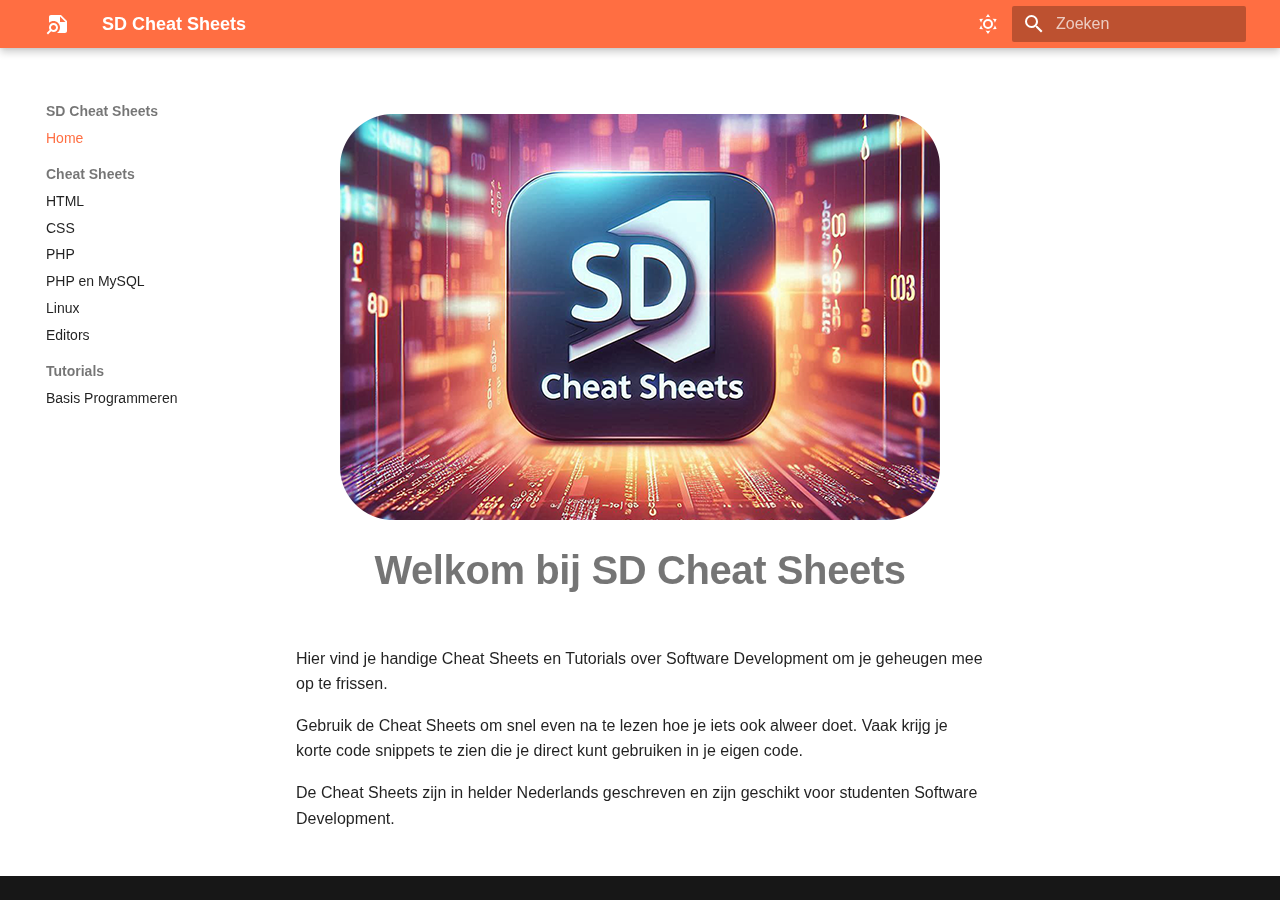
<file: index.html>
<!doctype html>
<html lang="nl" class="no-js">
  <head>
    
      <meta charset="utf-8">
      <meta name="viewport" content="width=device-width,initial-scale=1">
      
      
      
      
      
        <link rel="next" href="html/">
      
      
      <link rel="icon" href="assets/icons/note-search-blue-16.png">
      <meta name="generator" content="mkdocs-1.6.0, mkdocs-material-9.5.29">
    
    
      
        <title>SD Cheat Sheets</title>
      
    
    
      <link rel="stylesheet" href="assets/stylesheets/main.76a95c52.min.css">
      
        
        <link rel="stylesheet" href="assets/stylesheets/palette.06af60db.min.css">
      
      


    
    
      
    
    
      
        
        
        <link rel="preconnect" href="https://fonts.gstatic.com" crossorigin>
        <link rel="stylesheet" href="https://fonts.googleapis.com/css?family=Segoe+UI:300,300i,400,400i,700,700i%7CRoboto+Mono:400,400i,700,700i&display=fallback">
        <style>:root{--md-text-font:"Segoe UI";--md-code-font:"Roboto Mono"}</style>
      
    
    
      <link rel="stylesheet" href="stylesheets/sdcheatsheets.css">
    
    <script>__md_scope=new URL(".",location),__md_hash=e=>[...e].reduce((e,_)=>(e<<5)-e+_.charCodeAt(0),0),__md_get=(e,_=localStorage,t=__md_scope)=>JSON.parse(_.getItem(t.pathname+"."+e)),__md_set=(e,_,t=localStorage,a=__md_scope)=>{try{t.setItem(a.pathname+"."+e,JSON.stringify(_))}catch(e){}}</script>
    
      

    
    
    
  </head>
  
  
    
    
      
    
    
    
    
    <body dir="ltr" data-md-color-scheme="default" data-md-color-primary="deep-orange" data-md-color-accent="indigo">
  
    
    <input class="md-toggle" data-md-toggle="drawer" type="checkbox" id="__drawer" autocomplete="off">
    <input class="md-toggle" data-md-toggle="search" type="checkbox" id="__search" autocomplete="off">
    <label class="md-overlay" for="__drawer"></label>
    <div data-md-component="skip">
      
        
        <a href="#welkom-bij-sd-cheat-sheets" class="md-skip">
          Ga naar inhoud
        </a>
      
    </div>
    <div data-md-component="announce">
      
    </div>
    
    
      

  

<header class="md-header md-header--shadow" data-md-component="header">
  <nav class="md-header__inner md-grid" aria-label="Header">
    <a href="." title="SD Cheat Sheets" class="md-header__button md-logo" aria-label="SD Cheat Sheets" data-md-component="logo">
      
  <img src="assets/logo.png" alt="logo">

    </a>
    <label class="md-header__button md-icon" for="__drawer">
      
      <svg xmlns="http://www.w3.org/2000/svg" viewBox="0 0 24 24"><path d="M3 6h18v2H3V6m0 5h18v2H3v-2m0 5h18v2H3v-2Z"/></svg>
    </label>
    <div class="md-header__title" data-md-component="header-title">
      <div class="md-header__ellipsis">
        <div class="md-header__topic">
          <span class="md-ellipsis">
            SD Cheat Sheets
          </span>
        </div>
        <div class="md-header__topic" data-md-component="header-topic">
          <span class="md-ellipsis">
            
              Home
            
          </span>
        </div>
      </div>
    </div>
    
      
        <form class="md-header__option" data-md-component="palette">
  
    
    
    
    <input class="md-option" data-md-color-media="(prefers-color-scheme: light)" data-md-color-scheme="default" data-md-color-primary="deep-orange" data-md-color-accent="indigo"  aria-label="Switch to dark mode"  type="radio" name="__palette" id="__palette_0">
    
      <label class="md-header__button md-icon" title="Switch to dark mode" for="__palette_1" hidden>
        <svg xmlns="http://www.w3.org/2000/svg" viewBox="0 0 24 24"><path d="M12 7a5 5 0 0 1 5 5 5 5 0 0 1-5 5 5 5 0 0 1-5-5 5 5 0 0 1 5-5m0 2a3 3 0 0 0-3 3 3 3 0 0 0 3 3 3 3 0 0 0 3-3 3 3 0 0 0-3-3m0-7 2.39 3.42C13.65 5.15 12.84 5 12 5c-.84 0-1.65.15-2.39.42L12 2M3.34 7l4.16-.35A7.2 7.2 0 0 0 5.94 8.5c-.44.74-.69 1.5-.83 2.29L3.34 7m.02 10 1.76-3.77a7.131 7.131 0 0 0 2.38 4.14L3.36 17M20.65 7l-1.77 3.79a7.023 7.023 0 0 0-2.38-4.15l4.15.36m-.01 10-4.14.36c.59-.51 1.12-1.14 1.54-1.86.42-.73.69-1.5.83-2.29L20.64 17M12 22l-2.41-3.44c.74.27 1.55.44 2.41.44.82 0 1.63-.17 2.37-.44L12 22Z"/></svg>
      </label>
    
  
    
    
    
    <input class="md-option" data-md-color-media="(prefers-color-scheme: dark)" data-md-color-scheme="slate" data-md-color-primary="deep-orange" data-md-color-accent="indigo"  aria-label="Switch to light mode"  type="radio" name="__palette" id="__palette_1">
    
      <label class="md-header__button md-icon" title="Switch to light mode" for="__palette_0" hidden>
        <svg xmlns="http://www.w3.org/2000/svg" viewBox="0 0 24 24"><path d="m17.75 4.09-2.53 1.94.91 3.06-2.63-1.81-2.63 1.81.91-3.06-2.53-1.94L12.44 4l1.06-3 1.06 3 3.19.09m3.5 6.91-1.64 1.25.59 1.98-1.7-1.17-1.7 1.17.59-1.98L15.75 11l2.06-.05L18.5 9l.69 1.95 2.06.05m-2.28 4.95c.83-.08 1.72 1.1 1.19 1.85-.32.45-.66.87-1.08 1.27C15.17 23 8.84 23 4.94 19.07c-3.91-3.9-3.91-10.24 0-14.14.4-.4.82-.76 1.27-1.08.75-.53 1.93.36 1.85 1.19-.27 2.86.69 5.83 2.89 8.02a9.96 9.96 0 0 0 8.02 2.89m-1.64 2.02a12.08 12.08 0 0 1-7.8-3.47c-2.17-2.19-3.33-5-3.49-7.82-2.81 3.14-2.7 7.96.31 10.98 3.02 3.01 7.84 3.12 10.98.31Z"/></svg>
      </label>
    
  
</form>
      
    
    
      <script>var media,input,key,value,palette=__md_get("__palette");if(palette&&palette.color){"(prefers-color-scheme)"===palette.color.media&&(media=matchMedia("(prefers-color-scheme: light)"),input=document.querySelector(media.matches?"[data-md-color-media='(prefers-color-scheme: light)']":"[data-md-color-media='(prefers-color-scheme: dark)']"),palette.color.media=input.getAttribute("data-md-color-media"),palette.color.scheme=input.getAttribute("data-md-color-scheme"),palette.color.primary=input.getAttribute("data-md-color-primary"),palette.color.accent=input.getAttribute("data-md-color-accent"));for([key,value]of Object.entries(palette.color))document.body.setAttribute("data-md-color-"+key,value)}</script>
    
    
    
      <label class="md-header__button md-icon" for="__search">
        
        <svg xmlns="http://www.w3.org/2000/svg" viewBox="0 0 24 24"><path d="M9.5 3A6.5 6.5 0 0 1 16 9.5c0 1.61-.59 3.09-1.56 4.23l.27.27h.79l5 5-1.5 1.5-5-5v-.79l-.27-.27A6.516 6.516 0 0 1 9.5 16 6.5 6.5 0 0 1 3 9.5 6.5 6.5 0 0 1 9.5 3m0 2C7 5 5 7 5 9.5S7 14 9.5 14 14 12 14 9.5 12 5 9.5 5Z"/></svg>
      </label>
      <div class="md-search" data-md-component="search" role="dialog">
  <label class="md-search__overlay" for="__search"></label>
  <div class="md-search__inner" role="search">
    <form class="md-search__form" name="search">
      <input type="text" class="md-search__input" name="query" aria-label="Zoeken" placeholder="Zoeken" autocapitalize="off" autocorrect="off" autocomplete="off" spellcheck="false" data-md-component="search-query" required>
      <label class="md-search__icon md-icon" for="__search">
        
        <svg xmlns="http://www.w3.org/2000/svg" viewBox="0 0 24 24"><path d="M9.5 3A6.5 6.5 0 0 1 16 9.5c0 1.61-.59 3.09-1.56 4.23l.27.27h.79l5 5-1.5 1.5-5-5v-.79l-.27-.27A6.516 6.516 0 0 1 9.5 16 6.5 6.5 0 0 1 3 9.5 6.5 6.5 0 0 1 9.5 3m0 2C7 5 5 7 5 9.5S7 14 9.5 14 14 12 14 9.5 12 5 9.5 5Z"/></svg>
        
        <svg xmlns="http://www.w3.org/2000/svg" viewBox="0 0 24 24"><path d="M20 11v2H8l5.5 5.5-1.42 1.42L4.16 12l7.92-7.92L13.5 5.5 8 11h12Z"/></svg>
      </label>
      <nav class="md-search__options" aria-label="Zoeken">
        
        <button type="reset" class="md-search__icon md-icon" title="Leegmaken" aria-label="Leegmaken" tabindex="-1">
          
          <svg xmlns="http://www.w3.org/2000/svg" viewBox="0 0 24 24"><path d="M19 6.41 17.59 5 12 10.59 6.41 5 5 6.41 10.59 12 5 17.59 6.41 19 12 13.41 17.59 19 19 17.59 13.41 12 19 6.41Z"/></svg>
        </button>
      </nav>
      
    </form>
    <div class="md-search__output">
      <div class="md-search__scrollwrap" tabindex="0" data-md-scrollfix>
        <div class="md-search-result" data-md-component="search-result">
          <div class="md-search-result__meta">
            Zoeken initialiseren
          </div>
          <ol class="md-search-result__list" role="presentation"></ol>
        </div>
      </div>
    </div>
  </div>
</div>
    
    
  </nav>
  
</header>
    
    <div class="md-container" data-md-component="container">
      
      
        
          
        
      
      <main class="md-main" data-md-component="main">
        <div class="md-main__inner md-grid">
          
            
              
              <div class="md-sidebar md-sidebar--primary" data-md-component="sidebar" data-md-type="navigation" >
                <div class="md-sidebar__scrollwrap">
                  <div class="md-sidebar__inner">
                    



<nav class="md-nav md-nav--primary" aria-label="Navigatie" data-md-level="0">
  <label class="md-nav__title" for="__drawer">
    <a href="." title="SD Cheat Sheets" class="md-nav__button md-logo" aria-label="SD Cheat Sheets" data-md-component="logo">
      
  <img src="assets/logo.png" alt="logo">

    </a>
    SD Cheat Sheets
  </label>
  
  <ul class="md-nav__list" data-md-scrollfix>
    
      
      
  
  
    
  
  
  
    <li class="md-nav__item md-nav__item--active">
      
      <input class="md-nav__toggle md-toggle" type="checkbox" id="__toc">
      
      
        
      
      
      <a href="." class="md-nav__link md-nav__link--active">
        
  
  <span class="md-ellipsis">
    Home
  </span>
  

      </a>
      
    </li>
  

    
      
      
  
  
  
  
    
    
    
      
        
        
      
    
    
    <li class="md-nav__item md-nav__item--section md-nav__item--nested">
      
        
        
        <input class="md-nav__toggle md-toggle " type="checkbox" id="__nav_2" >
        
          
          <label class="md-nav__link" for="__nav_2" id="__nav_2_label" tabindex="">
            
  
  <span class="md-ellipsis">
    Cheat Sheets
  </span>
  

            <span class="md-nav__icon md-icon"></span>
          </label>
        
        <nav class="md-nav" data-md-level="1" aria-labelledby="__nav_2_label" aria-expanded="false">
          <label class="md-nav__title" for="__nav_2">
            <span class="md-nav__icon md-icon"></span>
            Cheat Sheets
          </label>
          <ul class="md-nav__list" data-md-scrollfix>
            
              
                
  
  
  
  
    <li class="md-nav__item">
      <a href="html/" class="md-nav__link">
        
  
  <span class="md-ellipsis">
    HTML
  </span>
  

      </a>
    </li>
  

              
            
              
                
  
  
  
  
    <li class="md-nav__item">
      <a href="css/" class="md-nav__link">
        
  
  <span class="md-ellipsis">
    CSS
  </span>
  

      </a>
    </li>
  

              
            
              
                
  
  
  
  
    <li class="md-nav__item">
      <a href="php/" class="md-nav__link">
        
  
  <span class="md-ellipsis">
    PHP
  </span>
  

      </a>
    </li>
  

              
            
              
                
  
  
  
  
    <li class="md-nav__item">
      <a href="phpenmysql/" class="md-nav__link">
        
  
  <span class="md-ellipsis">
    PHP en MySQL
  </span>
  

      </a>
    </li>
  

              
            
              
                
  
  
  
  
    <li class="md-nav__item">
      <a href="linux/" class="md-nav__link">
        
  
  <span class="md-ellipsis">
    Linux
  </span>
  

      </a>
    </li>
  

              
            
              
                
  
  
  
  
    <li class="md-nav__item">
      <a href="editors/" class="md-nav__link">
        
  
  <span class="md-ellipsis">
    Editors
  </span>
  

      </a>
    </li>
  

              
            
          </ul>
        </nav>
      
    </li>
  

    
      
      
  
  
  
  
    
    
    
      
        
        
      
    
    
    <li class="md-nav__item md-nav__item--section md-nav__item--nested">
      
        
        
        <input class="md-nav__toggle md-toggle " type="checkbox" id="__nav_3" >
        
          
          <label class="md-nav__link" for="__nav_3" id="__nav_3_label" tabindex="">
            
  
  <span class="md-ellipsis">
    Tutorials
  </span>
  

            <span class="md-nav__icon md-icon"></span>
          </label>
        
        <nav class="md-nav" data-md-level="1" aria-labelledby="__nav_3_label" aria-expanded="false">
          <label class="md-nav__title" for="__nav_3">
            <span class="md-nav__icon md-icon"></span>
            Tutorials
          </label>
          <ul class="md-nav__list" data-md-scrollfix>
            
              
                
  
  
  
  
    <li class="md-nav__item">
      <a href="basis-programmeren/" class="md-nav__link">
        
  
  <span class="md-ellipsis">
    Basis Programmeren
  </span>
  

      </a>
    </li>
  

              
            
          </ul>
        </nav>
      
    </li>
  

    
  </ul>
</nav>
                  </div>
                </div>
              </div>
            
            
              
              <div class="md-sidebar md-sidebar--secondary" data-md-component="sidebar" data-md-type="toc" >
                <div class="md-sidebar__scrollwrap">
                  <div class="md-sidebar__inner">
                    

<nav class="md-nav md-nav--secondary" aria-label="Inhoudsopgave">
  
  
  
    
  
  
</nav>
                  </div>
                </div>
              </div>
            
          
          
            <div class="md-content" data-md-component="content">
              <article class="md-content__inner md-typeset">
                
                  


<p align="center">
  <img alt="" src="assets/images/cheatsheets-logo.png" />
</p>
<h1 id="welkom-bij-sd-cheat-sheets">Welkom bij SD Cheat Sheets</h1>
<p>Hier vind je handige Cheat Sheets en Tutorials over Software Development om je geheugen mee op te frissen.</p>
<p>Gebruik de Cheat Sheets om snel even na te lezen hoe je iets ook alweer doet. Vaak krijg je korte code snippets te zien die je direct kunt gebruiken in je eigen code.</p>
<p>De Cheat Sheets zijn in helder Nederlands geschreven en zijn geschikt voor studenten Software Development.</p>












                
              </article>
            </div>
          
          
<script>var target=document.getElementById(location.hash.slice(1));target&&target.name&&(target.checked=target.name.startsWith("__tabbed_"))</script>
        </div>
        
      </main>
      
        <footer class="md-footer">
  
  <div class="md-footer-meta md-typeset">
    <div class="md-footer-meta__inner md-grid">
      <div class="md-copyright">
  
  
</div>
      
    </div>
  </div>
</footer>
      
    </div>
    <div class="md-dialog" data-md-component="dialog">
      <div class="md-dialog__inner md-typeset"></div>
    </div>
    
    
    <script id="__config" type="application/json">{"base": ".", "features": ["content.code.copy", "content.code.annotate", "navigation.sections"], "search": "assets/javascripts/workers/search.b8dbb3d2.min.js", "translations": {"clipboard.copied": "Gekopieerd naar klembord", "clipboard.copy": "Kopi\u00ebren naar klembord", "search.result.more.one": "1 extra overeenkomst op deze pagina", "search.result.more.other": "# extra overeenkomsten op deze pagina", "search.result.none": "Geen overeenkomende documenten", "search.result.one": "1 overeenkomende document", "search.result.other": "# overeenkomende documenten", "search.result.placeholder": "Typ om te beginnen met zoeken", "search.result.term.missing": "Ontbreekt", "select.version": "Selecteer versie"}}</script>
    
    
      <script src="assets/javascripts/bundle.fe8b6f2b.min.js"></script>
      
    
  </body>
</html>
</file>
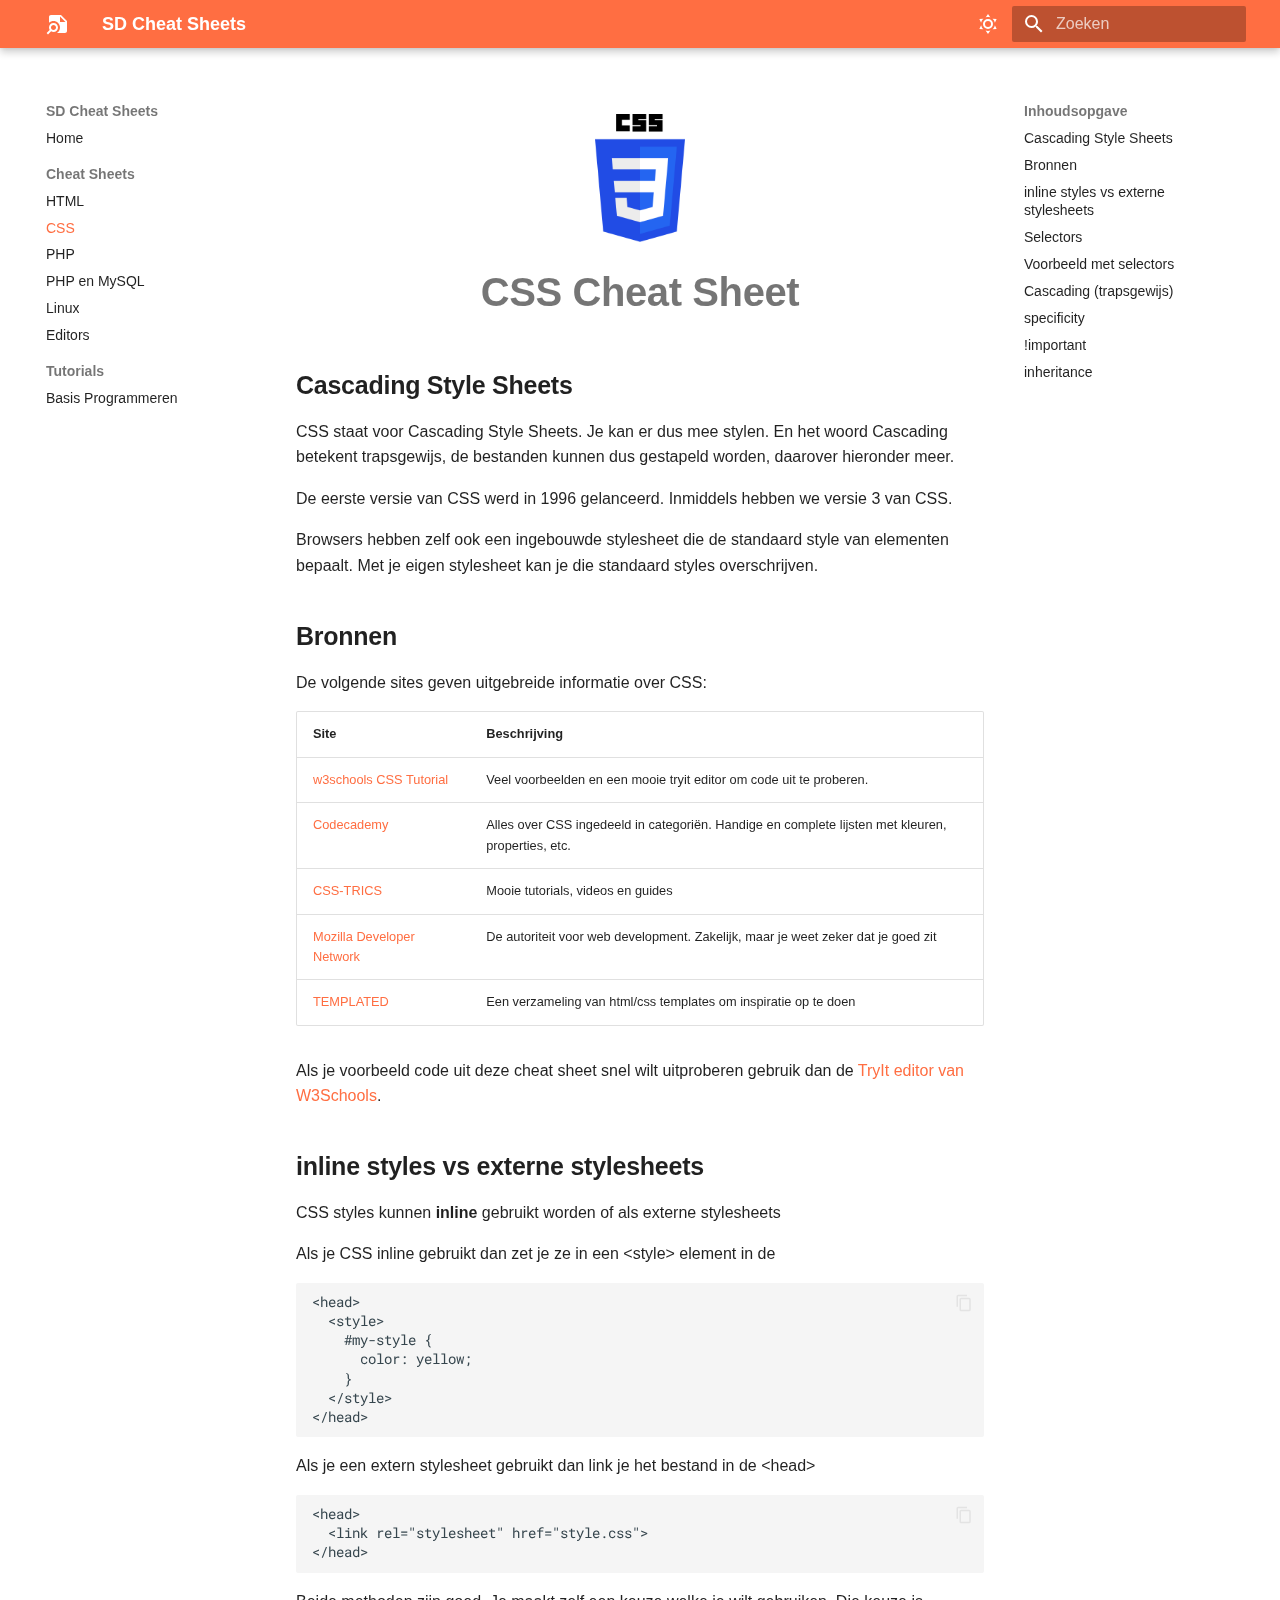
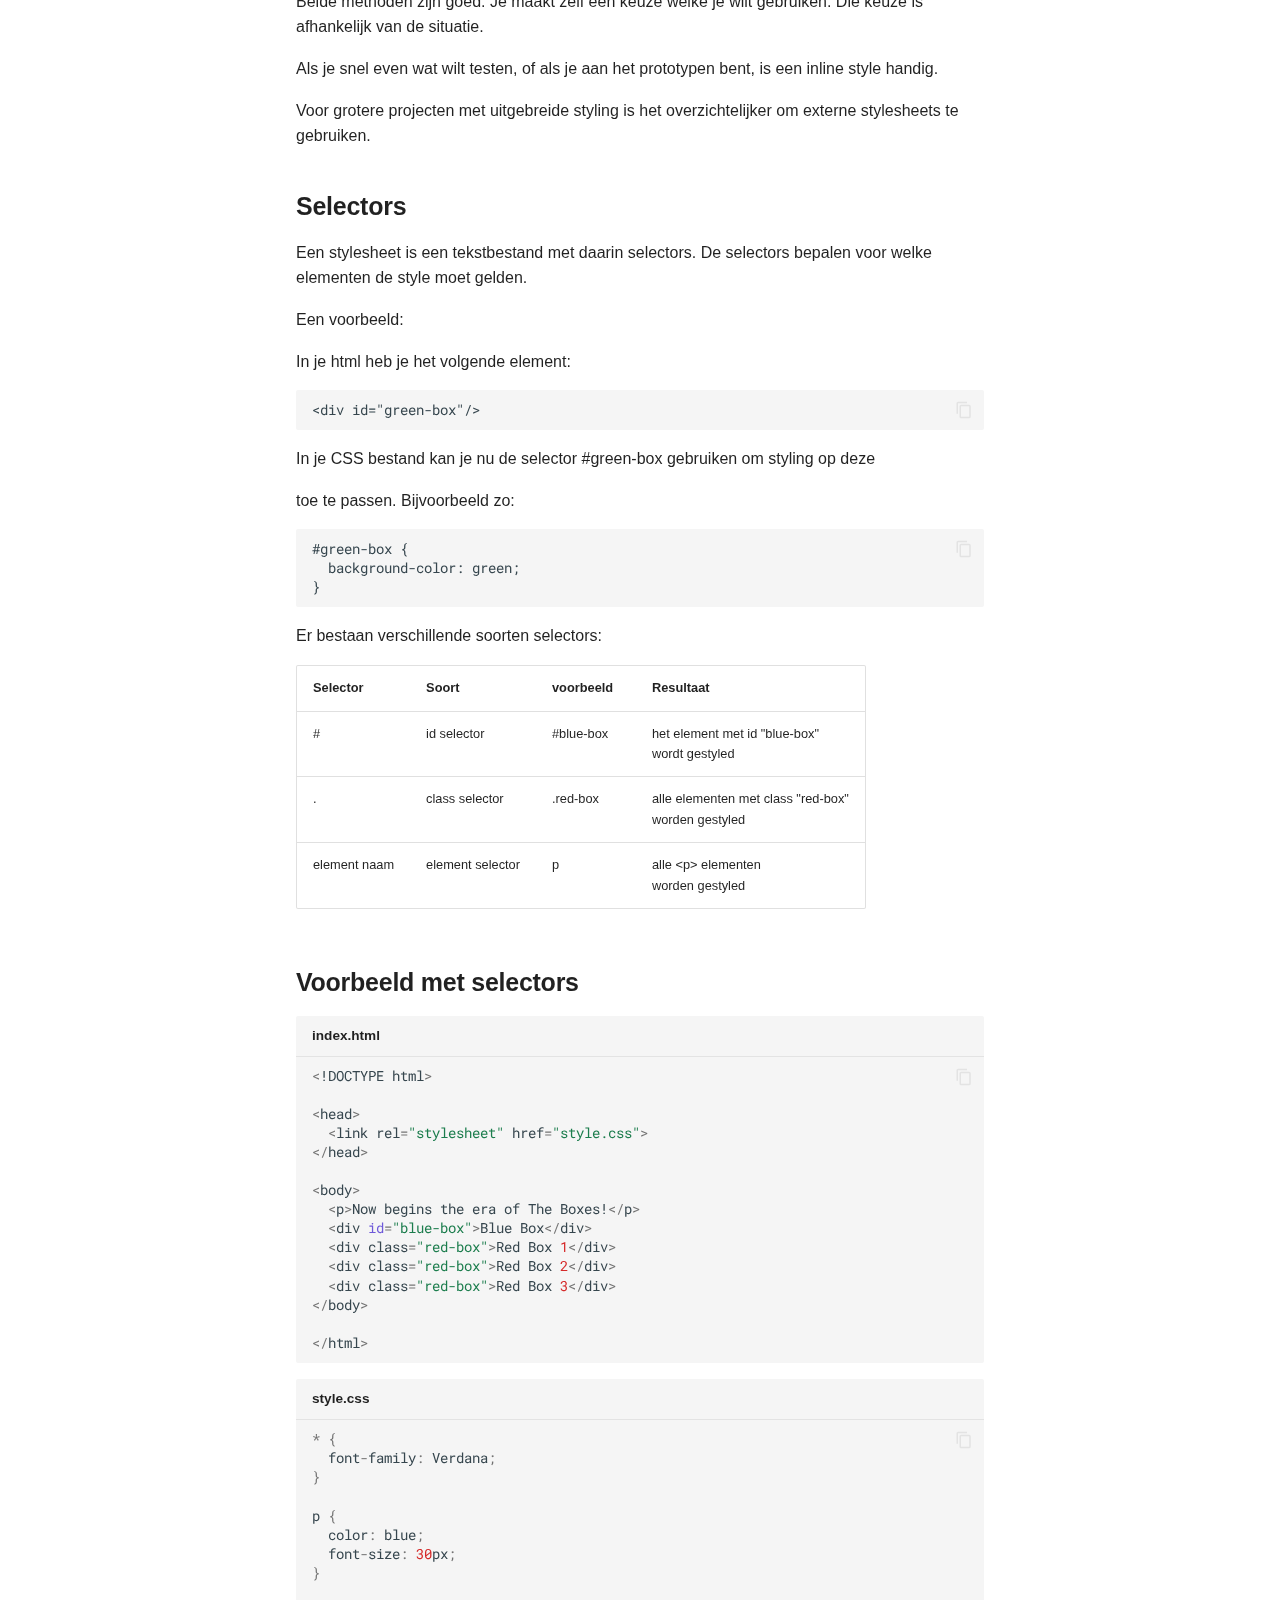
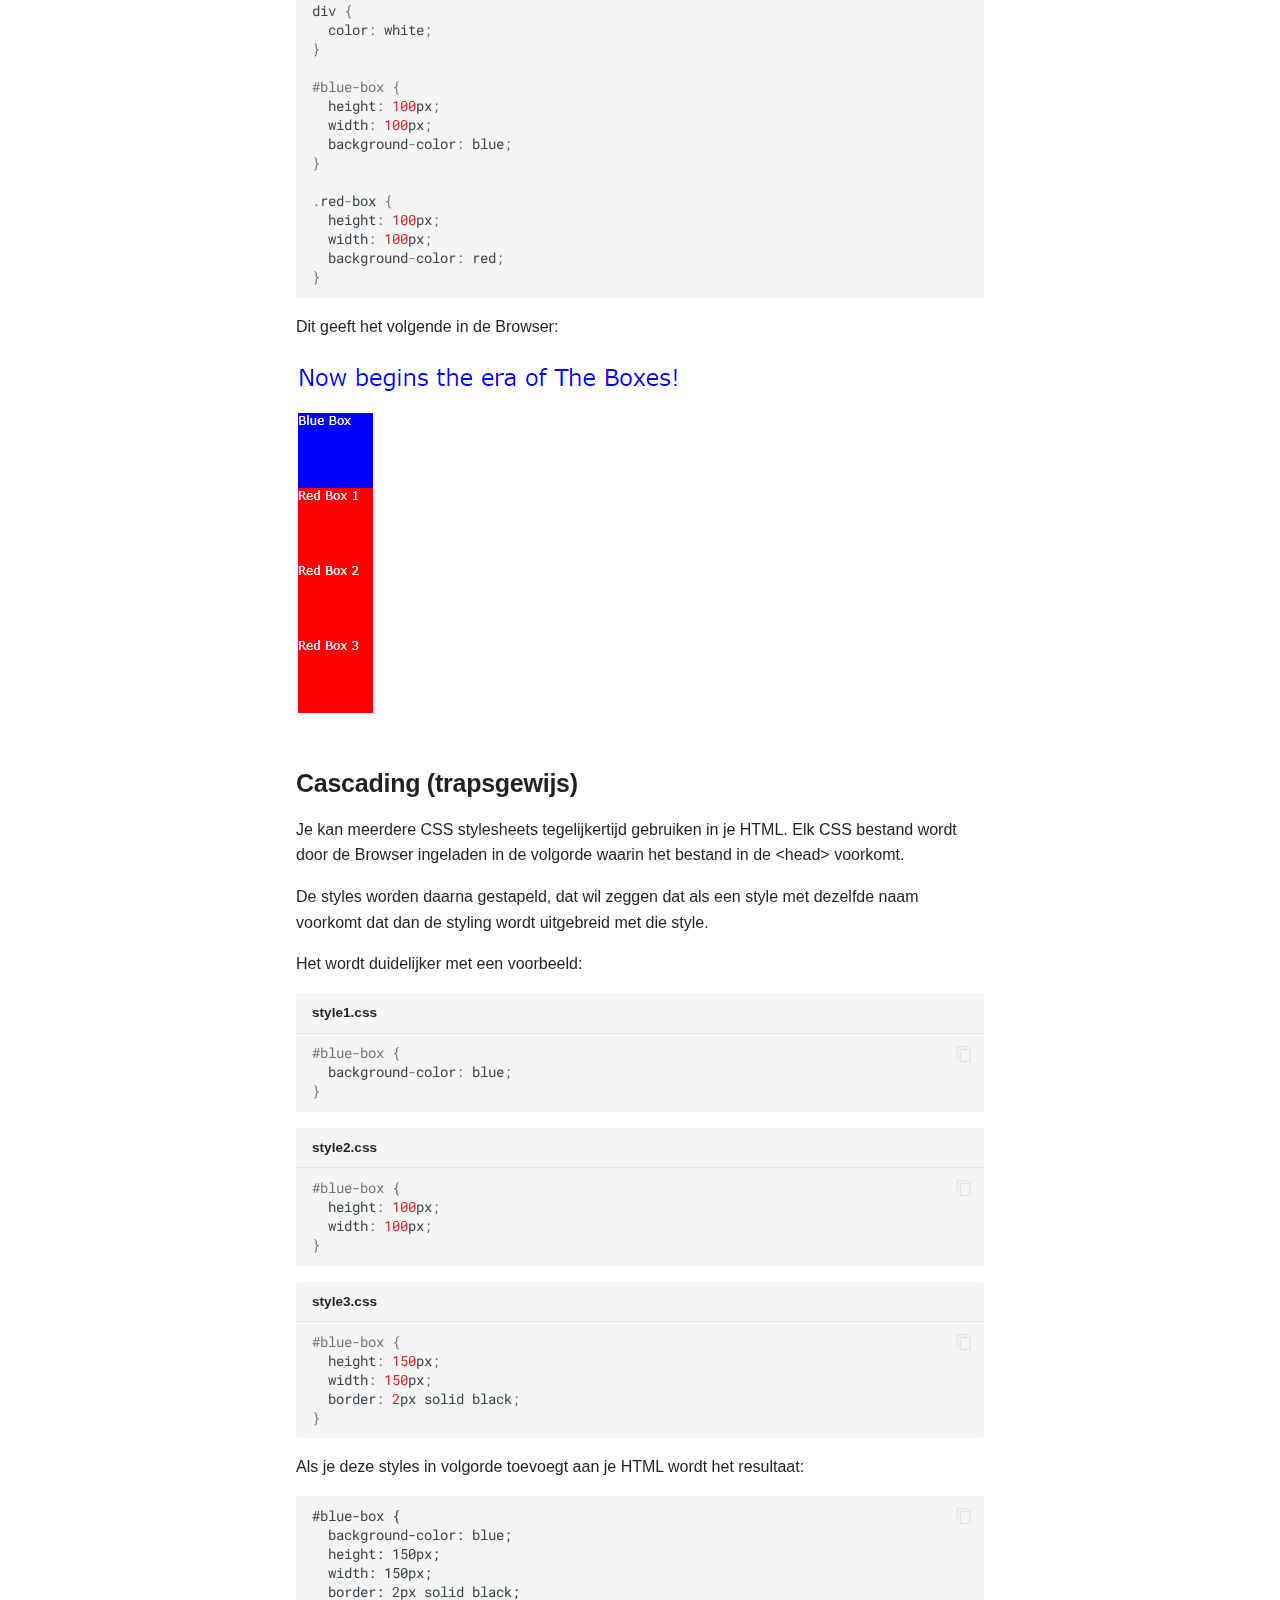
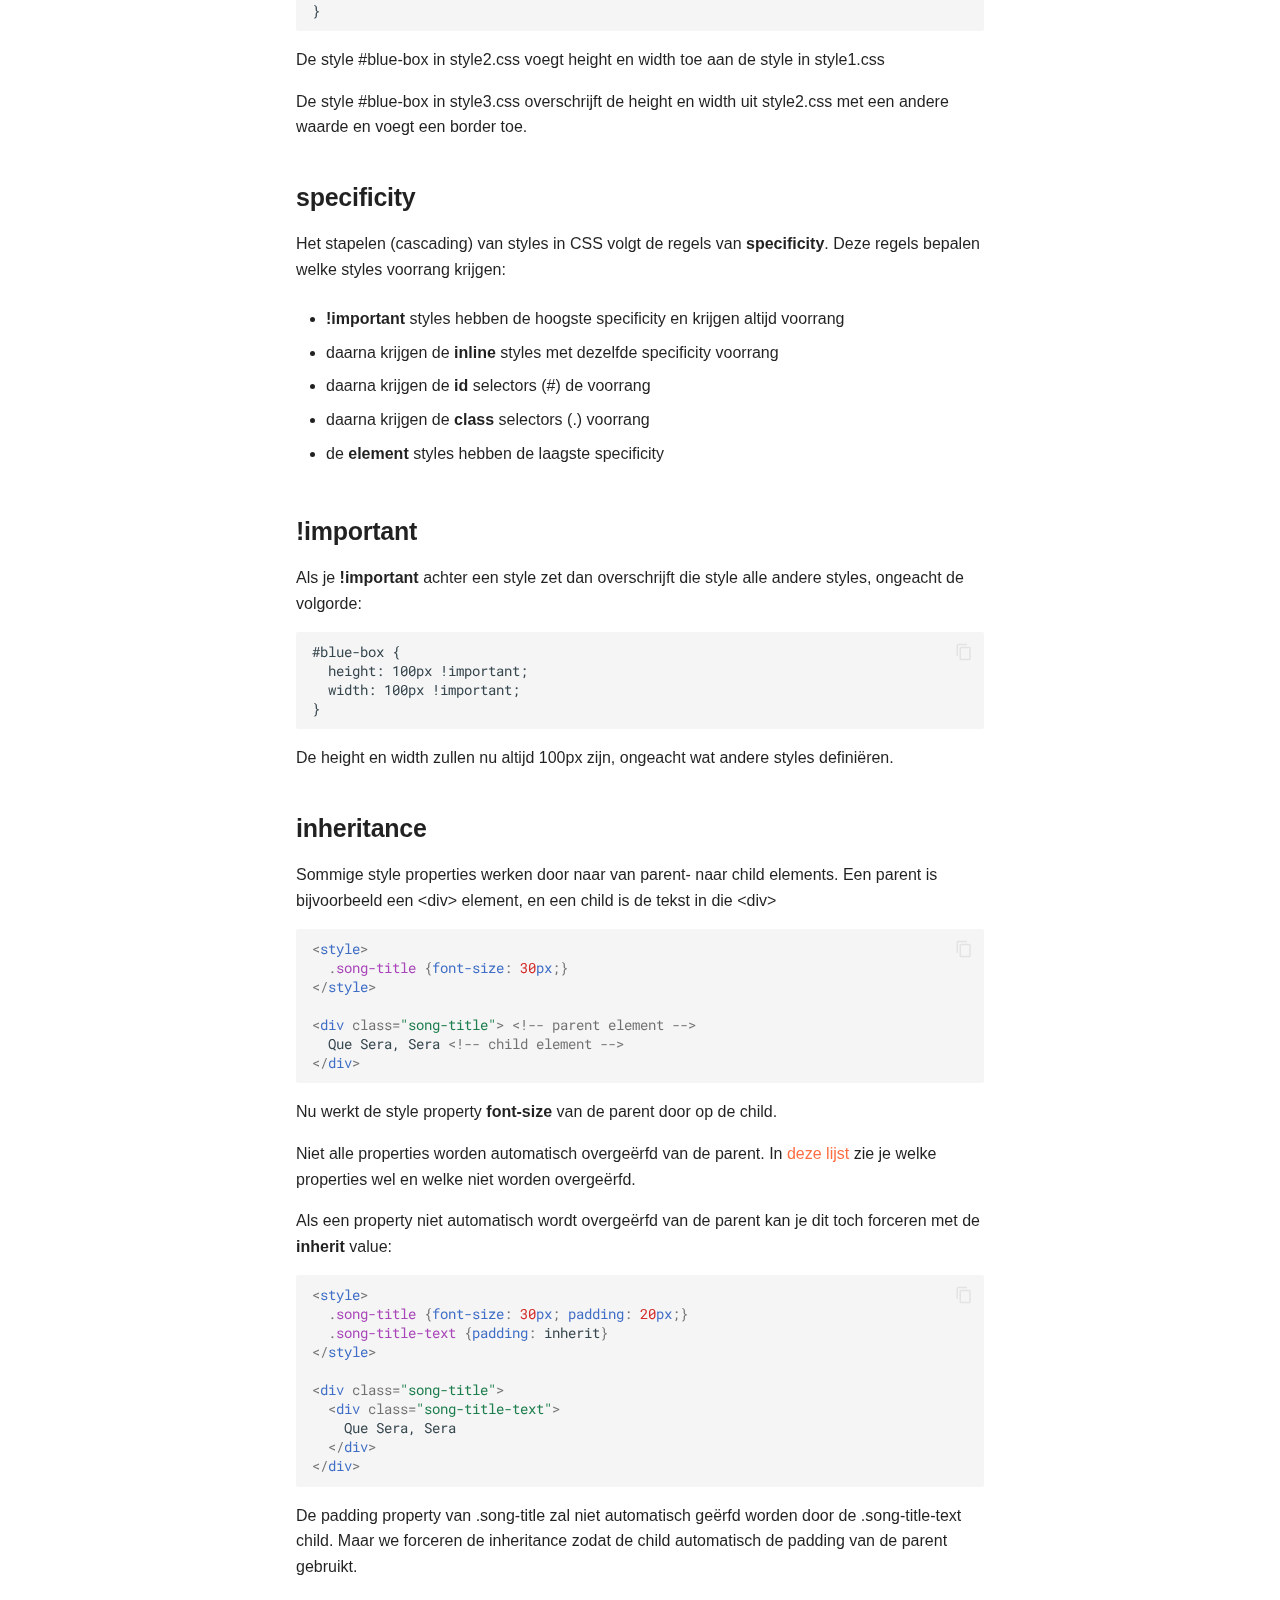
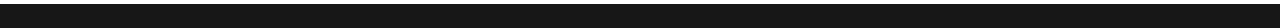
<file: css/index.html>
<!doctype html>
<html lang="nl" class="no-js">
  <head>
    
      <meta charset="utf-8">
      <meta name="viewport" content="width=device-width,initial-scale=1">
      
      
      
      
        <link rel="prev" href="../html/">
      
      
        <link rel="next" href="../php/">
      
      
      <link rel="icon" href="../assets/icons/note-search-blue-16.png">
      <meta name="generator" content="mkdocs-1.6.0, mkdocs-material-9.5.29">
    
    
      
        <title>CSS - SD Cheat Sheets</title>
      
    
    
      <link rel="stylesheet" href="../assets/stylesheets/main.76a95c52.min.css">
      
        
        <link rel="stylesheet" href="../assets/stylesheets/palette.06af60db.min.css">
      
      


    
    
      
    
    
      
        
        
        <link rel="preconnect" href="https://fonts.gstatic.com" crossorigin>
        <link rel="stylesheet" href="https://fonts.googleapis.com/css?family=Segoe+UI:300,300i,400,400i,700,700i%7CRoboto+Mono:400,400i,700,700i&display=fallback">
        <style>:root{--md-text-font:"Segoe UI";--md-code-font:"Roboto Mono"}</style>
      
    
    
      <link rel="stylesheet" href="../stylesheets/sdcheatsheets.css">
    
    <script>__md_scope=new URL("..",location),__md_hash=e=>[...e].reduce((e,_)=>(e<<5)-e+_.charCodeAt(0),0),__md_get=(e,_=localStorage,t=__md_scope)=>JSON.parse(_.getItem(t.pathname+"."+e)),__md_set=(e,_,t=localStorage,a=__md_scope)=>{try{t.setItem(a.pathname+"."+e,JSON.stringify(_))}catch(e){}}</script>
    
      

    
    
    
  </head>
  
  
    
    
      
    
    
    
    
    <body dir="ltr" data-md-color-scheme="default" data-md-color-primary="deep-orange" data-md-color-accent="indigo">
  
    
    <input class="md-toggle" data-md-toggle="drawer" type="checkbox" id="__drawer" autocomplete="off">
    <input class="md-toggle" data-md-toggle="search" type="checkbox" id="__search" autocomplete="off">
    <label class="md-overlay" for="__drawer"></label>
    <div data-md-component="skip">
      
        
        <a href="#css-cheat-sheet" class="md-skip">
          Ga naar inhoud
        </a>
      
    </div>
    <div data-md-component="announce">
      
    </div>
    
    
      

  

<header class="md-header md-header--shadow" data-md-component="header">
  <nav class="md-header__inner md-grid" aria-label="Header">
    <a href=".." title="SD Cheat Sheets" class="md-header__button md-logo" aria-label="SD Cheat Sheets" data-md-component="logo">
      
  <img src="../assets/logo.png" alt="logo">

    </a>
    <label class="md-header__button md-icon" for="__drawer">
      
      <svg xmlns="http://www.w3.org/2000/svg" viewBox="0 0 24 24"><path d="M3 6h18v2H3V6m0 5h18v2H3v-2m0 5h18v2H3v-2Z"/></svg>
    </label>
    <div class="md-header__title" data-md-component="header-title">
      <div class="md-header__ellipsis">
        <div class="md-header__topic">
          <span class="md-ellipsis">
            SD Cheat Sheets
          </span>
        </div>
        <div class="md-header__topic" data-md-component="header-topic">
          <span class="md-ellipsis">
            
              CSS
            
          </span>
        </div>
      </div>
    </div>
    
      
        <form class="md-header__option" data-md-component="palette">
  
    
    
    
    <input class="md-option" data-md-color-media="(prefers-color-scheme: light)" data-md-color-scheme="default" data-md-color-primary="deep-orange" data-md-color-accent="indigo"  aria-label="Switch to dark mode"  type="radio" name="__palette" id="__palette_0">
    
      <label class="md-header__button md-icon" title="Switch to dark mode" for="__palette_1" hidden>
        <svg xmlns="http://www.w3.org/2000/svg" viewBox="0 0 24 24"><path d="M12 7a5 5 0 0 1 5 5 5 5 0 0 1-5 5 5 5 0 0 1-5-5 5 5 0 0 1 5-5m0 2a3 3 0 0 0-3 3 3 3 0 0 0 3 3 3 3 0 0 0 3-3 3 3 0 0 0-3-3m0-7 2.39 3.42C13.65 5.15 12.84 5 12 5c-.84 0-1.65.15-2.39.42L12 2M3.34 7l4.16-.35A7.2 7.2 0 0 0 5.94 8.5c-.44.74-.69 1.5-.83 2.29L3.34 7m.02 10 1.76-3.77a7.131 7.131 0 0 0 2.38 4.14L3.36 17M20.65 7l-1.77 3.79a7.023 7.023 0 0 0-2.38-4.15l4.15.36m-.01 10-4.14.36c.59-.51 1.12-1.14 1.54-1.86.42-.73.69-1.5.83-2.29L20.64 17M12 22l-2.41-3.44c.74.27 1.55.44 2.41.44.82 0 1.63-.17 2.37-.44L12 22Z"/></svg>
      </label>
    
  
    
    
    
    <input class="md-option" data-md-color-media="(prefers-color-scheme: dark)" data-md-color-scheme="slate" data-md-color-primary="deep-orange" data-md-color-accent="indigo"  aria-label="Switch to light mode"  type="radio" name="__palette" id="__palette_1">
    
      <label class="md-header__button md-icon" title="Switch to light mode" for="__palette_0" hidden>
        <svg xmlns="http://www.w3.org/2000/svg" viewBox="0 0 24 24"><path d="m17.75 4.09-2.53 1.94.91 3.06-2.63-1.81-2.63 1.81.91-3.06-2.53-1.94L12.44 4l1.06-3 1.06 3 3.19.09m3.5 6.91-1.64 1.25.59 1.98-1.7-1.17-1.7 1.17.59-1.98L15.75 11l2.06-.05L18.5 9l.69 1.95 2.06.05m-2.28 4.95c.83-.08 1.72 1.1 1.19 1.85-.32.45-.66.87-1.08 1.27C15.17 23 8.84 23 4.94 19.07c-3.91-3.9-3.91-10.24 0-14.14.4-.4.82-.76 1.27-1.08.75-.53 1.93.36 1.85 1.19-.27 2.86.69 5.83 2.89 8.02a9.96 9.96 0 0 0 8.02 2.89m-1.64 2.02a12.08 12.08 0 0 1-7.8-3.47c-2.17-2.19-3.33-5-3.49-7.82-2.81 3.14-2.7 7.96.31 10.98 3.02 3.01 7.84 3.12 10.98.31Z"/></svg>
      </label>
    
  
</form>
      
    
    
      <script>var media,input,key,value,palette=__md_get("__palette");if(palette&&palette.color){"(prefers-color-scheme)"===palette.color.media&&(media=matchMedia("(prefers-color-scheme: light)"),input=document.querySelector(media.matches?"[data-md-color-media='(prefers-color-scheme: light)']":"[data-md-color-media='(prefers-color-scheme: dark)']"),palette.color.media=input.getAttribute("data-md-color-media"),palette.color.scheme=input.getAttribute("data-md-color-scheme"),palette.color.primary=input.getAttribute("data-md-color-primary"),palette.color.accent=input.getAttribute("data-md-color-accent"));for([key,value]of Object.entries(palette.color))document.body.setAttribute("data-md-color-"+key,value)}</script>
    
    
    
      <label class="md-header__button md-icon" for="__search">
        
        <svg xmlns="http://www.w3.org/2000/svg" viewBox="0 0 24 24"><path d="M9.5 3A6.5 6.5 0 0 1 16 9.5c0 1.61-.59 3.09-1.56 4.23l.27.27h.79l5 5-1.5 1.5-5-5v-.79l-.27-.27A6.516 6.516 0 0 1 9.5 16 6.5 6.5 0 0 1 3 9.5 6.5 6.5 0 0 1 9.5 3m0 2C7 5 5 7 5 9.5S7 14 9.5 14 14 12 14 9.5 12 5 9.5 5Z"/></svg>
      </label>
      <div class="md-search" data-md-component="search" role="dialog">
  <label class="md-search__overlay" for="__search"></label>
  <div class="md-search__inner" role="search">
    <form class="md-search__form" name="search">
      <input type="text" class="md-search__input" name="query" aria-label="Zoeken" placeholder="Zoeken" autocapitalize="off" autocorrect="off" autocomplete="off" spellcheck="false" data-md-component="search-query" required>
      <label class="md-search__icon md-icon" for="__search">
        
        <svg xmlns="http://www.w3.org/2000/svg" viewBox="0 0 24 24"><path d="M9.5 3A6.5 6.5 0 0 1 16 9.5c0 1.61-.59 3.09-1.56 4.23l.27.27h.79l5 5-1.5 1.5-5-5v-.79l-.27-.27A6.516 6.516 0 0 1 9.5 16 6.5 6.5 0 0 1 3 9.5 6.5 6.5 0 0 1 9.5 3m0 2C7 5 5 7 5 9.5S7 14 9.5 14 14 12 14 9.5 12 5 9.5 5Z"/></svg>
        
        <svg xmlns="http://www.w3.org/2000/svg" viewBox="0 0 24 24"><path d="M20 11v2H8l5.5 5.5-1.42 1.42L4.16 12l7.92-7.92L13.5 5.5 8 11h12Z"/></svg>
      </label>
      <nav class="md-search__options" aria-label="Zoeken">
        
        <button type="reset" class="md-search__icon md-icon" title="Leegmaken" aria-label="Leegmaken" tabindex="-1">
          
          <svg xmlns="http://www.w3.org/2000/svg" viewBox="0 0 24 24"><path d="M19 6.41 17.59 5 12 10.59 6.41 5 5 6.41 10.59 12 5 17.59 6.41 19 12 13.41 17.59 19 19 17.59 13.41 12 19 6.41Z"/></svg>
        </button>
      </nav>
      
    </form>
    <div class="md-search__output">
      <div class="md-search__scrollwrap" tabindex="0" data-md-scrollfix>
        <div class="md-search-result" data-md-component="search-result">
          <div class="md-search-result__meta">
            Zoeken initialiseren
          </div>
          <ol class="md-search-result__list" role="presentation"></ol>
        </div>
      </div>
    </div>
  </div>
</div>
    
    
  </nav>
  
</header>
    
    <div class="md-container" data-md-component="container">
      
      
        
          
        
      
      <main class="md-main" data-md-component="main">
        <div class="md-main__inner md-grid">
          
            
              
              <div class="md-sidebar md-sidebar--primary" data-md-component="sidebar" data-md-type="navigation" >
                <div class="md-sidebar__scrollwrap">
                  <div class="md-sidebar__inner">
                    



<nav class="md-nav md-nav--primary" aria-label="Navigatie" data-md-level="0">
  <label class="md-nav__title" for="__drawer">
    <a href=".." title="SD Cheat Sheets" class="md-nav__button md-logo" aria-label="SD Cheat Sheets" data-md-component="logo">
      
  <img src="../assets/logo.png" alt="logo">

    </a>
    SD Cheat Sheets
  </label>
  
  <ul class="md-nav__list" data-md-scrollfix>
    
      
      
  
  
  
  
    <li class="md-nav__item">
      <a href=".." class="md-nav__link">
        
  
  <span class="md-ellipsis">
    Home
  </span>
  

      </a>
    </li>
  

    
      
      
  
  
    
  
  
  
    
    
    
      
        
        
      
    
    
    <li class="md-nav__item md-nav__item--active md-nav__item--section md-nav__item--nested">
      
        
        
        <input class="md-nav__toggle md-toggle " type="checkbox" id="__nav_2" checked>
        
          
          <label class="md-nav__link" for="__nav_2" id="__nav_2_label" tabindex="">
            
  
  <span class="md-ellipsis">
    Cheat Sheets
  </span>
  

            <span class="md-nav__icon md-icon"></span>
          </label>
        
        <nav class="md-nav" data-md-level="1" aria-labelledby="__nav_2_label" aria-expanded="true">
          <label class="md-nav__title" for="__nav_2">
            <span class="md-nav__icon md-icon"></span>
            Cheat Sheets
          </label>
          <ul class="md-nav__list" data-md-scrollfix>
            
              
                
  
  
  
  
    <li class="md-nav__item">
      <a href="../html/" class="md-nav__link">
        
  
  <span class="md-ellipsis">
    HTML
  </span>
  

      </a>
    </li>
  

              
            
              
                
  
  
    
  
  
  
    <li class="md-nav__item md-nav__item--active">
      
      <input class="md-nav__toggle md-toggle" type="checkbox" id="__toc">
      
      
        
      
      
        <label class="md-nav__link md-nav__link--active" for="__toc">
          
  
  <span class="md-ellipsis">
    CSS
  </span>
  

          <span class="md-nav__icon md-icon"></span>
        </label>
      
      <a href="./" class="md-nav__link md-nav__link--active">
        
  
  <span class="md-ellipsis">
    CSS
  </span>
  

      </a>
      
        

<nav class="md-nav md-nav--secondary" aria-label="Inhoudsopgave">
  
  
  
    
  
  
    <label class="md-nav__title" for="__toc">
      <span class="md-nav__icon md-icon"></span>
      Inhoudsopgave
    </label>
    <ul class="md-nav__list" data-md-component="toc" data-md-scrollfix>
      
        <li class="md-nav__item">
  <a href="#cascading-style-sheets" class="md-nav__link">
    <span class="md-ellipsis">
      Cascading Style Sheets
    </span>
  </a>
  
</li>
      
        <li class="md-nav__item">
  <a href="#bronnen" class="md-nav__link">
    <span class="md-ellipsis">
      Bronnen
    </span>
  </a>
  
</li>
      
        <li class="md-nav__item">
  <a href="#inline-styles-vs-externe-stylesheets" class="md-nav__link">
    <span class="md-ellipsis">
      inline styles vs externe stylesheets
    </span>
  </a>
  
</li>
      
        <li class="md-nav__item">
  <a href="#selectors" class="md-nav__link">
    <span class="md-ellipsis">
      Selectors
    </span>
  </a>
  
</li>
      
        <li class="md-nav__item">
  <a href="#voorbeeld-met-selectors" class="md-nav__link">
    <span class="md-ellipsis">
      Voorbeeld met selectors
    </span>
  </a>
  
</li>
      
        <li class="md-nav__item">
  <a href="#cascading-trapsgewijs" class="md-nav__link">
    <span class="md-ellipsis">
      Cascading (trapsgewijs)
    </span>
  </a>
  
</li>
      
        <li class="md-nav__item">
  <a href="#specificity" class="md-nav__link">
    <span class="md-ellipsis">
      specificity
    </span>
  </a>
  
</li>
      
        <li class="md-nav__item">
  <a href="#important" class="md-nav__link">
    <span class="md-ellipsis">
      !important
    </span>
  </a>
  
</li>
      
        <li class="md-nav__item">
  <a href="#inheritance" class="md-nav__link">
    <span class="md-ellipsis">
      inheritance
    </span>
  </a>
  
</li>
      
    </ul>
  
</nav>
      
    </li>
  

              
            
              
                
  
  
  
  
    <li class="md-nav__item">
      <a href="../php/" class="md-nav__link">
        
  
  <span class="md-ellipsis">
    PHP
  </span>
  

      </a>
    </li>
  

              
            
              
                
  
  
  
  
    <li class="md-nav__item">
      <a href="../phpenmysql/" class="md-nav__link">
        
  
  <span class="md-ellipsis">
    PHP en MySQL
  </span>
  

      </a>
    </li>
  

              
            
              
                
  
  
  
  
    <li class="md-nav__item">
      <a href="../linux/" class="md-nav__link">
        
  
  <span class="md-ellipsis">
    Linux
  </span>
  

      </a>
    </li>
  

              
            
              
                
  
  
  
  
    <li class="md-nav__item">
      <a href="../editors/" class="md-nav__link">
        
  
  <span class="md-ellipsis">
    Editors
  </span>
  

      </a>
    </li>
  

              
            
          </ul>
        </nav>
      
    </li>
  

    
      
      
  
  
  
  
    
    
    
      
        
        
      
    
    
    <li class="md-nav__item md-nav__item--section md-nav__item--nested">
      
        
        
        <input class="md-nav__toggle md-toggle " type="checkbox" id="__nav_3" >
        
          
          <label class="md-nav__link" for="__nav_3" id="__nav_3_label" tabindex="">
            
  
  <span class="md-ellipsis">
    Tutorials
  </span>
  

            <span class="md-nav__icon md-icon"></span>
          </label>
        
        <nav class="md-nav" data-md-level="1" aria-labelledby="__nav_3_label" aria-expanded="false">
          <label class="md-nav__title" for="__nav_3">
            <span class="md-nav__icon md-icon"></span>
            Tutorials
          </label>
          <ul class="md-nav__list" data-md-scrollfix>
            
              
                
  
  
  
  
    <li class="md-nav__item">
      <a href="../basis-programmeren/" class="md-nav__link">
        
  
  <span class="md-ellipsis">
    Basis Programmeren
  </span>
  

      </a>
    </li>
  

              
            
          </ul>
        </nav>
      
    </li>
  

    
  </ul>
</nav>
                  </div>
                </div>
              </div>
            
            
              
              <div class="md-sidebar md-sidebar--secondary" data-md-component="sidebar" data-md-type="toc" >
                <div class="md-sidebar__scrollwrap">
                  <div class="md-sidebar__inner">
                    

<nav class="md-nav md-nav--secondary" aria-label="Inhoudsopgave">
  
  
  
    
  
  
    <label class="md-nav__title" for="__toc">
      <span class="md-nav__icon md-icon"></span>
      Inhoudsopgave
    </label>
    <ul class="md-nav__list" data-md-component="toc" data-md-scrollfix>
      
        <li class="md-nav__item">
  <a href="#cascading-style-sheets" class="md-nav__link">
    <span class="md-ellipsis">
      Cascading Style Sheets
    </span>
  </a>
  
</li>
      
        <li class="md-nav__item">
  <a href="#bronnen" class="md-nav__link">
    <span class="md-ellipsis">
      Bronnen
    </span>
  </a>
  
</li>
      
        <li class="md-nav__item">
  <a href="#inline-styles-vs-externe-stylesheets" class="md-nav__link">
    <span class="md-ellipsis">
      inline styles vs externe stylesheets
    </span>
  </a>
  
</li>
      
        <li class="md-nav__item">
  <a href="#selectors" class="md-nav__link">
    <span class="md-ellipsis">
      Selectors
    </span>
  </a>
  
</li>
      
        <li class="md-nav__item">
  <a href="#voorbeeld-met-selectors" class="md-nav__link">
    <span class="md-ellipsis">
      Voorbeeld met selectors
    </span>
  </a>
  
</li>
      
        <li class="md-nav__item">
  <a href="#cascading-trapsgewijs" class="md-nav__link">
    <span class="md-ellipsis">
      Cascading (trapsgewijs)
    </span>
  </a>
  
</li>
      
        <li class="md-nav__item">
  <a href="#specificity" class="md-nav__link">
    <span class="md-ellipsis">
      specificity
    </span>
  </a>
  
</li>
      
        <li class="md-nav__item">
  <a href="#important" class="md-nav__link">
    <span class="md-ellipsis">
      !important
    </span>
  </a>
  
</li>
      
        <li class="md-nav__item">
  <a href="#inheritance" class="md-nav__link">
    <span class="md-ellipsis">
      inheritance
    </span>
  </a>
  
</li>
      
    </ul>
  
</nav>
                  </div>
                </div>
              </div>
            
          
          
            <div class="md-content" data-md-component="content">
              <article class="md-content__inner md-typeset">
                
                  


<div class="sdcs-header">
<p><img alt="" src="../assets/images/CSS3-logo.png" /></p>
</div>
<h1 id="css-cheat-sheet">CSS Cheat Sheet</h1>
<h2 id="cascading-style-sheets">Cascading Style Sheets</h2>
<p>CSS staat voor Cascading Style Sheets. Je kan er dus mee stylen. En het woord Cascading betekent trapsgewijs, de bestanden kunnen dus gestapeld worden, daarover hieronder meer.</p>
<p>De eerste versie van CSS werd in 1996 gelanceerd. Inmiddels hebben we versie 3 van CSS.</p>
<p>Browsers hebben zelf ook een ingebouwde stylesheet die de standaard style van elementen bepaalt. Met je eigen stylesheet kan je die standaard styles overschrijven.</p>
<h2 id="bronnen">Bronnen</h2>
<p>De volgende sites geven uitgebreide informatie over CSS:</p>
<table>
<thead>
<tr>
<th>Site</th>
<th>Beschrijving</th>
</tr>
</thead>
<tbody>
<tr>
<td><a href="https://www.w3schools.com/css/default.asp">w3schools CSS Tutorial</a></td>
<td>Veel voorbeelden en een mooie tryit editor om code uit te proberen.</td>
</tr>
<tr>
<td><a href="https://www.codecademy.com/resources/docs/css">Codecademy</a></td>
<td>Alles over CSS ingedeeld in categoriën. Handige en complete lijsten met kleuren, properties, etc.</td>
</tr>
<tr>
<td><a href="css-tricks.com">CSS-TRICS</a></td>
<td>Mooie tutorials, videos en guides</td>
</tr>
<tr>
<td><a href="https://developer.mozilla.org/en-US/docs/Web/CSS">Mozilla Developer Network</a></td>
<td>De autoriteit voor web development. Zakelijk, maar je weet zeker dat je goed zit</td>
</tr>
<tr>
<td><a href="https://templated.live/">TEMPLATED</a></td>
<td>Een verzameling van html/css templates om inspiratie op te doen</td>
</tr>
</tbody>
</table>
<p>Als je voorbeeld code uit deze cheat sheet snel wilt uitproberen gebruik dan de <a href="https://www.w3schools.com/css/tryit.asp?filename=trycss_default">TryIt editor van W3Schools</a>.</p>
<h2 id="inline-styles-vs-externe-stylesheets">inline styles vs externe stylesheets</h2>
<p>CSS styles kunnen <strong>inline</strong> gebruikt worden of als externe stylesheets</p>
<p>Als je CSS inline gebruikt dan zet je ze in een &lt;style&gt; element in de <head/></p>
<p><div class="language-text highlight"><pre><span></span><code><span id="__span-0-1"><a id="__codelineno-0-1" name="__codelineno-0-1" href="#__codelineno-0-1"></a>&lt;head&gt;
</span><span id="__span-0-2"><a id="__codelineno-0-2" name="__codelineno-0-2" href="#__codelineno-0-2"></a>  &lt;style&gt;
</span><span id="__span-0-3"><a id="__codelineno-0-3" name="__codelineno-0-3" href="#__codelineno-0-3"></a>    #my-style {
</span><span id="__span-0-4"><a id="__codelineno-0-4" name="__codelineno-0-4" href="#__codelineno-0-4"></a>      color: yellow;
</span><span id="__span-0-5"><a id="__codelineno-0-5" name="__codelineno-0-5" href="#__codelineno-0-5"></a>    }
</span><span id="__span-0-6"><a id="__codelineno-0-6" name="__codelineno-0-6" href="#__codelineno-0-6"></a>  &lt;/style&gt;
</span><span id="__span-0-7"><a id="__codelineno-0-7" name="__codelineno-0-7" href="#__codelineno-0-7"></a>&lt;/head&gt;
</span></code></pre></div>
Als je een extern stylesheet gebruikt dan link je het bestand in de &lt;head&gt;</p>
<p><div class="language-text highlight"><pre><span></span><code><span id="__span-1-1"><a id="__codelineno-1-1" name="__codelineno-1-1" href="#__codelineno-1-1"></a>&lt;head&gt;
</span><span id="__span-1-2"><a id="__codelineno-1-2" name="__codelineno-1-2" href="#__codelineno-1-2"></a>  &lt;link rel=&quot;stylesheet&quot; href=&quot;style.css&quot;&gt;
</span><span id="__span-1-3"><a id="__codelineno-1-3" name="__codelineno-1-3" href="#__codelineno-1-3"></a>&lt;/head&gt;
</span></code></pre></div>
Beide methoden zijn goed. Je maakt zelf een keuze welke je wilt gebruiken. Die keuze is afhankelijk van de situatie. </p>
<p>Als je snel even wat wilt testen, of als je aan het prototypen bent, is een inline style handig.</p>
<p>Voor grotere projecten met uitgebreide styling is het overzichtelijker om externe stylesheets te gebruiken.</p>
<h2 id="selectors">Selectors</h2>
<p>Een stylesheet is een tekstbestand met daarin selectors. De selectors bepalen voor welke elementen de style moet gelden.</p>
<p>Een voorbeeld:</p>
<p>In je html heb je het volgende element: </p>
<div class="language-text highlight"><pre><span></span><code><span id="__span-2-1"><a id="__codelineno-2-1" name="__codelineno-2-1" href="#__codelineno-2-1"></a>&lt;div id=&quot;green-box&quot;/&gt; 
</span></code></pre></div>
<p>In je CSS bestand kan je nu de selector #green-box gebruiken om styling op deze <div/> toe te passen. Bijvoorbeeld zo:
<div class="language-text highlight"><pre><span></span><code><span id="__span-3-1"><a id="__codelineno-3-1" name="__codelineno-3-1" href="#__codelineno-3-1"></a>#green-box {
</span><span id="__span-3-2"><a id="__codelineno-3-2" name="__codelineno-3-2" href="#__codelineno-3-2"></a>  background-color: green;
</span><span id="__span-3-3"><a id="__codelineno-3-3" name="__codelineno-3-3" href="#__codelineno-3-3"></a>}
</span></code></pre></div>
Er bestaan verschillende soorten selectors:</p>
<table>
<thead>
<tr>
<th>Selector</th>
<th>Soort</th>
<th>voorbeeld</th>
<th>Resultaat</th>
</tr>
</thead>
<tbody>
<tr>
<td>#</td>
<td>id selector</td>
<td _wzxhzdk:30_wzxhzdk:32_wzxhzdk:33_background-color:="<br>&nbsp;&nbsp;background-color:" blue_wzxhzdk:31_="blue;<br>">#blue-box</td>
<td>het element met id "blue-box"<br>wordt gestyled</td>
</tr>
<tr>
<td>.</td>
<td>class selector</td>
<td _wzxhzdk:25_wzxhzdk:27_wzxhzdk:28_background-color:="<br>&nbsp;&nbsp;background-color:" red_wzxhzdk:26_="red;<br>">.red-box</td>
<td>alle elementen met class "red-box"<br>worden gestyled</td>
</tr>
<tr>
<td>element naam</td>
<td>element selector</td>
<td _wzxhzdk:20_wzxhzdk:22_wzxhzdk:23_color:="<br>&nbsp;&nbsp;color:" blue_wzxhzdk:21_="blue;<br>">p</td>
<td>alle &lt;p&gt; elementen<br>worden gestyled</td>
</tr>
</tbody>
</table>
<h2 id="voorbeeld-met-selectors">Voorbeeld met selectors</h2>
<p><div class="language-py highlight"><span class="filename">index.html</span><pre><span></span><code><span id="__span-4-1"><a id="__codelineno-4-1" name="__codelineno-4-1" href="#__codelineno-4-1"></a><span class="o">&lt;</span><span class="err">!</span><span class="n">DOCTYPE</span> <span class="n">html</span><span class="o">&gt;</span>
</span><span id="__span-4-2"><a id="__codelineno-4-2" name="__codelineno-4-2" href="#__codelineno-4-2"></a>
</span><span id="__span-4-3"><a id="__codelineno-4-3" name="__codelineno-4-3" href="#__codelineno-4-3"></a><span class="o">&lt;</span><span class="n">head</span><span class="o">&gt;</span>
</span><span id="__span-4-4"><a id="__codelineno-4-4" name="__codelineno-4-4" href="#__codelineno-4-4"></a>  <span class="o">&lt;</span><span class="n">link</span> <span class="n">rel</span><span class="o">=</span><span class="s2">&quot;stylesheet&quot;</span> <span class="n">href</span><span class="o">=</span><span class="s2">&quot;style.css&quot;</span><span class="o">&gt;</span>
</span><span id="__span-4-5"><a id="__codelineno-4-5" name="__codelineno-4-5" href="#__codelineno-4-5"></a><span class="o">&lt;/</span><span class="n">head</span><span class="o">&gt;</span>
</span><span id="__span-4-6"><a id="__codelineno-4-6" name="__codelineno-4-6" href="#__codelineno-4-6"></a>
</span><span id="__span-4-7"><a id="__codelineno-4-7" name="__codelineno-4-7" href="#__codelineno-4-7"></a><span class="o">&lt;</span><span class="n">body</span><span class="o">&gt;</span>
</span><span id="__span-4-8"><a id="__codelineno-4-8" name="__codelineno-4-8" href="#__codelineno-4-8"></a>  <span class="o">&lt;</span><span class="n">p</span><span class="o">&gt;</span><span class="n">Now</span> <span class="n">begins</span> <span class="n">the</span> <span class="n">era</span> <span class="n">of</span> <span class="n">The</span> <span class="n">Boxes</span><span class="err">!</span><span class="o">&lt;/</span><span class="n">p</span><span class="o">&gt;</span>
</span><span id="__span-4-9"><a id="__codelineno-4-9" name="__codelineno-4-9" href="#__codelineno-4-9"></a>  <span class="o">&lt;</span><span class="n">div</span> <span class="nb">id</span><span class="o">=</span><span class="s2">&quot;blue-box&quot;</span><span class="o">&gt;</span><span class="n">Blue</span> <span class="n">Box</span><span class="o">&lt;/</span><span class="n">div</span><span class="o">&gt;</span>
</span><span id="__span-4-10"><a id="__codelineno-4-10" name="__codelineno-4-10" href="#__codelineno-4-10"></a>  <span class="o">&lt;</span><span class="n">div</span> <span class="n">class</span><span class="o">=</span><span class="s2">&quot;red-box&quot;</span><span class="o">&gt;</span><span class="n">Red</span> <span class="n">Box</span> <span class="mi">1</span><span class="o">&lt;/</span><span class="n">div</span><span class="o">&gt;</span>
</span><span id="__span-4-11"><a id="__codelineno-4-11" name="__codelineno-4-11" href="#__codelineno-4-11"></a>  <span class="o">&lt;</span><span class="n">div</span> <span class="n">class</span><span class="o">=</span><span class="s2">&quot;red-box&quot;</span><span class="o">&gt;</span><span class="n">Red</span> <span class="n">Box</span> <span class="mi">2</span><span class="o">&lt;/</span><span class="n">div</span><span class="o">&gt;</span>
</span><span id="__span-4-12"><a id="__codelineno-4-12" name="__codelineno-4-12" href="#__codelineno-4-12"></a>  <span class="o">&lt;</span><span class="n">div</span> <span class="n">class</span><span class="o">=</span><span class="s2">&quot;red-box&quot;</span><span class="o">&gt;</span><span class="n">Red</span> <span class="n">Box</span> <span class="mi">3</span><span class="o">&lt;/</span><span class="n">div</span><span class="o">&gt;</span>
</span><span id="__span-4-13"><a id="__codelineno-4-13" name="__codelineno-4-13" href="#__codelineno-4-13"></a><span class="o">&lt;/</span><span class="n">body</span><span class="o">&gt;</span>
</span><span id="__span-4-14"><a id="__codelineno-4-14" name="__codelineno-4-14" href="#__codelineno-4-14"></a>
</span><span id="__span-4-15"><a id="__codelineno-4-15" name="__codelineno-4-15" href="#__codelineno-4-15"></a><span class="o">&lt;/</span><span class="n">html</span><span class="o">&gt;</span>
</span></code></pre></div>
<div class="language-py highlight"><span class="filename">style.css</span><pre><span></span><code><span id="__span-5-1"><a id="__codelineno-5-1" name="__codelineno-5-1" href="#__codelineno-5-1"></a><span class="o">*</span> <span class="p">{</span>
</span><span id="__span-5-2"><a id="__codelineno-5-2" name="__codelineno-5-2" href="#__codelineno-5-2"></a>  <span class="n">font</span><span class="o">-</span><span class="n">family</span><span class="p">:</span> <span class="n">Verdana</span><span class="p">;</span>
</span><span id="__span-5-3"><a id="__codelineno-5-3" name="__codelineno-5-3" href="#__codelineno-5-3"></a><span class="p">}</span>
</span><span id="__span-5-4"><a id="__codelineno-5-4" name="__codelineno-5-4" href="#__codelineno-5-4"></a>
</span><span id="__span-5-5"><a id="__codelineno-5-5" name="__codelineno-5-5" href="#__codelineno-5-5"></a><span class="n">p</span> <span class="p">{</span>
</span><span id="__span-5-6"><a id="__codelineno-5-6" name="__codelineno-5-6" href="#__codelineno-5-6"></a>  <span class="n">color</span><span class="p">:</span> <span class="n">blue</span><span class="p">;</span>
</span><span id="__span-5-7"><a id="__codelineno-5-7" name="__codelineno-5-7" href="#__codelineno-5-7"></a>  <span class="n">font</span><span class="o">-</span><span class="n">size</span><span class="p">:</span> <span class="mi">30</span><span class="n">px</span><span class="p">;</span>
</span><span id="__span-5-8"><a id="__codelineno-5-8" name="__codelineno-5-8" href="#__codelineno-5-8"></a><span class="p">}</span>
</span><span id="__span-5-9"><a id="__codelineno-5-9" name="__codelineno-5-9" href="#__codelineno-5-9"></a>
</span><span id="__span-5-10"><a id="__codelineno-5-10" name="__codelineno-5-10" href="#__codelineno-5-10"></a><span class="n">div</span> <span class="p">{</span>
</span><span id="__span-5-11"><a id="__codelineno-5-11" name="__codelineno-5-11" href="#__codelineno-5-11"></a>  <span class="n">color</span><span class="p">:</span> <span class="n">white</span><span class="p">;</span>
</span><span id="__span-5-12"><a id="__codelineno-5-12" name="__codelineno-5-12" href="#__codelineno-5-12"></a><span class="p">}</span>
</span><span id="__span-5-13"><a id="__codelineno-5-13" name="__codelineno-5-13" href="#__codelineno-5-13"></a>
</span><span id="__span-5-14"><a id="__codelineno-5-14" name="__codelineno-5-14" href="#__codelineno-5-14"></a><span class="c1">#blue-box {</span>
</span><span id="__span-5-15"><a id="__codelineno-5-15" name="__codelineno-5-15" href="#__codelineno-5-15"></a>  <span class="n">height</span><span class="p">:</span> <span class="mi">100</span><span class="n">px</span><span class="p">;</span>
</span><span id="__span-5-16"><a id="__codelineno-5-16" name="__codelineno-5-16" href="#__codelineno-5-16"></a>  <span class="n">width</span><span class="p">:</span> <span class="mi">100</span><span class="n">px</span><span class="p">;</span>
</span><span id="__span-5-17"><a id="__codelineno-5-17" name="__codelineno-5-17" href="#__codelineno-5-17"></a>  <span class="n">background</span><span class="o">-</span><span class="n">color</span><span class="p">:</span> <span class="n">blue</span><span class="p">;</span>
</span><span id="__span-5-18"><a id="__codelineno-5-18" name="__codelineno-5-18" href="#__codelineno-5-18"></a><span class="p">}</span>
</span><span id="__span-5-19"><a id="__codelineno-5-19" name="__codelineno-5-19" href="#__codelineno-5-19"></a>
</span><span id="__span-5-20"><a id="__codelineno-5-20" name="__codelineno-5-20" href="#__codelineno-5-20"></a><span class="o">.</span><span class="n">red</span><span class="o">-</span><span class="n">box</span> <span class="p">{</span>
</span><span id="__span-5-21"><a id="__codelineno-5-21" name="__codelineno-5-21" href="#__codelineno-5-21"></a>  <span class="n">height</span><span class="p">:</span> <span class="mi">100</span><span class="n">px</span><span class="p">;</span>
</span><span id="__span-5-22"><a id="__codelineno-5-22" name="__codelineno-5-22" href="#__codelineno-5-22"></a>  <span class="n">width</span><span class="p">:</span> <span class="mi">100</span><span class="n">px</span><span class="p">;</span>
</span><span id="__span-5-23"><a id="__codelineno-5-23" name="__codelineno-5-23" href="#__codelineno-5-23"></a>  <span class="n">background</span><span class="o">-</span><span class="n">color</span><span class="p">:</span> <span class="n">red</span><span class="p">;</span>
</span><span id="__span-5-24"><a id="__codelineno-5-24" name="__codelineno-5-24" href="#__codelineno-5-24"></a><span class="p">}</span>
</span></code></pre></div>
Dit geeft het volgende in de Browser:</p>
<p><img alt="example1" src="../assets/examples/css/example1/output.png" /></p>
<h2 id="cascading-trapsgewijs">Cascading (trapsgewijs)</h2>
<p>Je kan meerdere CSS stylesheets tegelijkertijd gebruiken in je HTML. Elk CSS bestand wordt door de Browser ingeladen in de volgorde waarin het bestand in de &lt;head&gt; voorkomt.</p>
<p>De styles worden daarna gestapeld, dat wil zeggen dat als een style met dezelfde naam voorkomt dat dan de styling wordt uitgebreid met die style. </p>
<p>Het wordt duidelijker met een voorbeeld:</p>
<p><div class="language-py highlight"><span class="filename">style1.css</span><pre><span></span><code><span id="__span-6-1"><a id="__codelineno-6-1" name="__codelineno-6-1" href="#__codelineno-6-1"></a><span class="c1">#blue-box {</span>
</span><span id="__span-6-2"><a id="__codelineno-6-2" name="__codelineno-6-2" href="#__codelineno-6-2"></a>  <span class="n">background</span><span class="o">-</span><span class="n">color</span><span class="p">:</span> <span class="n">blue</span><span class="p">;</span>
</span><span id="__span-6-3"><a id="__codelineno-6-3" name="__codelineno-6-3" href="#__codelineno-6-3"></a><span class="p">}</span>
</span></code></pre></div>
<div class="language-py highlight"><span class="filename">style2.css</span><pre><span></span><code><span id="__span-7-1"><a id="__codelineno-7-1" name="__codelineno-7-1" href="#__codelineno-7-1"></a><span class="c1">#blue-box {</span>
</span><span id="__span-7-2"><a id="__codelineno-7-2" name="__codelineno-7-2" href="#__codelineno-7-2"></a>  <span class="n">height</span><span class="p">:</span> <span class="mi">100</span><span class="n">px</span><span class="p">;</span>
</span><span id="__span-7-3"><a id="__codelineno-7-3" name="__codelineno-7-3" href="#__codelineno-7-3"></a>  <span class="n">width</span><span class="p">:</span> <span class="mi">100</span><span class="n">px</span><span class="p">;</span>
</span><span id="__span-7-4"><a id="__codelineno-7-4" name="__codelineno-7-4" href="#__codelineno-7-4"></a><span class="p">}</span>
</span></code></pre></div>
<div class="language-py highlight"><span class="filename">style3.css</span><pre><span></span><code><span id="__span-8-1"><a id="__codelineno-8-1" name="__codelineno-8-1" href="#__codelineno-8-1"></a><span class="c1">#blue-box {</span>
</span><span id="__span-8-2"><a id="__codelineno-8-2" name="__codelineno-8-2" href="#__codelineno-8-2"></a>  <span class="n">height</span><span class="p">:</span> <span class="mi">150</span><span class="n">px</span><span class="p">;</span>
</span><span id="__span-8-3"><a id="__codelineno-8-3" name="__codelineno-8-3" href="#__codelineno-8-3"></a>  <span class="n">width</span><span class="p">:</span> <span class="mi">150</span><span class="n">px</span><span class="p">;</span>
</span><span id="__span-8-4"><a id="__codelineno-8-4" name="__codelineno-8-4" href="#__codelineno-8-4"></a>  <span class="n">border</span><span class="p">:</span> <span class="mi">2</span><span class="n">px</span> <span class="n">solid</span> <span class="n">black</span><span class="p">;</span>
</span><span id="__span-8-5"><a id="__codelineno-8-5" name="__codelineno-8-5" href="#__codelineno-8-5"></a><span class="p">}</span>
</span></code></pre></div>
Als je deze styles in volgorde toevoegt aan je HTML wordt het resultaat:</p>
<div class="language-text highlight"><pre><span></span><code><span id="__span-9-1"><a id="__codelineno-9-1" name="__codelineno-9-1" href="#__codelineno-9-1"></a>#blue-box {
</span><span id="__span-9-2"><a id="__codelineno-9-2" name="__codelineno-9-2" href="#__codelineno-9-2"></a>  background-color: blue;
</span><span id="__span-9-3"><a id="__codelineno-9-3" name="__codelineno-9-3" href="#__codelineno-9-3"></a>  height: 150px;
</span><span id="__span-9-4"><a id="__codelineno-9-4" name="__codelineno-9-4" href="#__codelineno-9-4"></a>  width: 150px;
</span><span id="__span-9-5"><a id="__codelineno-9-5" name="__codelineno-9-5" href="#__codelineno-9-5"></a>  border: 2px solid black;
</span><span id="__span-9-6"><a id="__codelineno-9-6" name="__codelineno-9-6" href="#__codelineno-9-6"></a>}
</span></code></pre></div>
<p>De style #blue-box in style2.css voegt height en width toe aan de style in style1.css</p>
<p>De style #blue-box in style3.css overschrijft de height en width uit style2.css met een andere waarde en voegt een border toe.</p>
<h2 id="specificity">specificity</h2>
<p>Het stapelen (cascading) van styles in CSS volgt de regels van <strong>specificity</strong>. Deze regels bepalen welke styles voorrang krijgen:</p>
<ul>
<li>
<p><strong>!important</strong> styles hebben de hoogste specificity en krijgen altijd voorrang</p>
</li>
<li>
<p>daarna krijgen de <strong>inline</strong> styles met dezelfde specificity voorrang</p>
</li>
<li>
<p>daarna krijgen de <strong>id</strong> selectors (#) de voorrang</p>
</li>
<li>
<p>daarna krijgen de <strong>class</strong> selectors (.) voorrang</p>
</li>
<li>
<p>de <strong>element</strong> styles hebben de laagste specificity</p>
</li>
</ul>
<h2 id="important">!important</h2>
<p>Als je <strong>!important</strong> achter een style zet dan overschrijft die style alle andere styles, ongeacht de volgorde:</p>
<p><div class="language-text highlight"><pre><span></span><code><span id="__span-10-1"><a id="__codelineno-10-1" name="__codelineno-10-1" href="#__codelineno-10-1"></a>#blue-box {
</span><span id="__span-10-2"><a id="__codelineno-10-2" name="__codelineno-10-2" href="#__codelineno-10-2"></a>  height: 100px !important;
</span><span id="__span-10-3"><a id="__codelineno-10-3" name="__codelineno-10-3" href="#__codelineno-10-3"></a>  width: 100px !important;
</span><span id="__span-10-4"><a id="__codelineno-10-4" name="__codelineno-10-4" href="#__codelineno-10-4"></a>}
</span></code></pre></div>
De height en width zullen nu altijd 100px zijn, ongeacht wat andere styles definiëren.</p>
<h2 id="inheritance">inheritance</h2>
<p>Sommige style properties werken door naar van parent- naar child elements. Een parent is bijvoorbeeld een &lt;div&gt; element, en een child is de tekst in die &lt;div&gt;</p>
<p><div class="language-html highlight"><pre><span></span><code><span id="__span-11-1"><a id="__codelineno-11-1" name="__codelineno-11-1" href="#__codelineno-11-1"></a><span class="p">&lt;</span><span class="nt">style</span><span class="p">&gt;</span>
</span><span id="__span-11-2"><a id="__codelineno-11-2" name="__codelineno-11-2" href="#__codelineno-11-2"></a><span class="w">  </span><span class="p">.</span><span class="nc">song-title</span><span class="w"> </span><span class="p">{</span><span class="k">font-size</span><span class="p">:</span><span class="w"> </span><span class="mi">30</span><span class="kt">px</span><span class="p">;}</span>
</span><span id="__span-11-3"><a id="__codelineno-11-3" name="__codelineno-11-3" href="#__codelineno-11-3"></a><span class="p">&lt;/</span><span class="nt">style</span><span class="p">&gt;</span>
</span><span id="__span-11-4"><a id="__codelineno-11-4" name="__codelineno-11-4" href="#__codelineno-11-4"></a>
</span><span id="__span-11-5"><a id="__codelineno-11-5" name="__codelineno-11-5" href="#__codelineno-11-5"></a><span class="p">&lt;</span><span class="nt">div</span> <span class="na">class</span><span class="o">=</span><span class="s">&quot;song-title&quot;</span><span class="p">&gt;</span> <span class="cm">&lt;!-- parent element --&gt;</span>
</span><span id="__span-11-6"><a id="__codelineno-11-6" name="__codelineno-11-6" href="#__codelineno-11-6"></a>  Que Sera, Sera <span class="cm">&lt;!-- child element --&gt;</span>
</span><span id="__span-11-7"><a id="__codelineno-11-7" name="__codelineno-11-7" href="#__codelineno-11-7"></a><span class="p">&lt;/</span><span class="nt">div</span><span class="p">&gt;</span>
</span></code></pre></div>
Nu werkt de style property <strong>font-size</strong> van de parent door op de child.</p>
<p>Niet alle properties worden automatisch overgeërfd van de parent. In <a href="https://www.codecademy.com/resources/docs/css/inheritance">deze lijst</a> zie je welke properties wel en welke niet worden overgeërfd.</p>
<p>Als een property niet automatisch wordt overgeërfd van de parent kan je dit toch forceren met de <strong>inherit</strong> value:</p>
<p><div class="language-html highlight"><pre><span></span><code><span id="__span-12-1"><a id="__codelineno-12-1" name="__codelineno-12-1" href="#__codelineno-12-1"></a><span class="p">&lt;</span><span class="nt">style</span><span class="p">&gt;</span>
</span><span id="__span-12-2"><a id="__codelineno-12-2" name="__codelineno-12-2" href="#__codelineno-12-2"></a><span class="w">  </span><span class="p">.</span><span class="nc">song-title</span><span class="w"> </span><span class="p">{</span><span class="k">font-size</span><span class="p">:</span><span class="w"> </span><span class="mi">30</span><span class="kt">px</span><span class="p">;</span><span class="w"> </span><span class="k">padding</span><span class="p">:</span><span class="w"> </span><span class="mi">20</span><span class="kt">px</span><span class="p">;}</span>
</span><span id="__span-12-3"><a id="__codelineno-12-3" name="__codelineno-12-3" href="#__codelineno-12-3"></a><span class="w">  </span><span class="p">.</span><span class="nc">song-title-text</span><span class="w"> </span><span class="p">{</span><span class="k">padding</span><span class="p">:</span><span class="w"> </span><span class="kc">inherit</span><span class="p">}</span>
</span><span id="__span-12-4"><a id="__codelineno-12-4" name="__codelineno-12-4" href="#__codelineno-12-4"></a><span class="p">&lt;/</span><span class="nt">style</span><span class="p">&gt;</span>
</span><span id="__span-12-5"><a id="__codelineno-12-5" name="__codelineno-12-5" href="#__codelineno-12-5"></a>
</span><span id="__span-12-6"><a id="__codelineno-12-6" name="__codelineno-12-6" href="#__codelineno-12-6"></a><span class="p">&lt;</span><span class="nt">div</span> <span class="na">class</span><span class="o">=</span><span class="s">&quot;song-title&quot;</span><span class="p">&gt;</span>
</span><span id="__span-12-7"><a id="__codelineno-12-7" name="__codelineno-12-7" href="#__codelineno-12-7"></a>  <span class="p">&lt;</span><span class="nt">div</span> <span class="na">class</span><span class="o">=</span><span class="s">&quot;song-title-text&quot;</span><span class="p">&gt;</span>
</span><span id="__span-12-8"><a id="__codelineno-12-8" name="__codelineno-12-8" href="#__codelineno-12-8"></a>    Que Sera, Sera
</span><span id="__span-12-9"><a id="__codelineno-12-9" name="__codelineno-12-9" href="#__codelineno-12-9"></a>  <span class="p">&lt;/</span><span class="nt">div</span><span class="p">&gt;</span>
</span><span id="__span-12-10"><a id="__codelineno-12-10" name="__codelineno-12-10" href="#__codelineno-12-10"></a><span class="p">&lt;/</span><span class="nt">div</span><span class="p">&gt;</span>
</span></code></pre></div>
De padding property van .song-title zal niet automatisch geërfd worden door de .song-title-text child. Maar we forceren de inheritance zodat de child automatisch de padding van de parent gebruikt.</p>












                
              </article>
            </div>
          
          
<script>var target=document.getElementById(location.hash.slice(1));target&&target.name&&(target.checked=target.name.startsWith("__tabbed_"))</script>
        </div>
        
      </main>
      
        <footer class="md-footer">
  
  <div class="md-footer-meta md-typeset">
    <div class="md-footer-meta__inner md-grid">
      <div class="md-copyright">
  
  
</div>
      
    </div>
  </div>
</footer>
      
    </div>
    <div class="md-dialog" data-md-component="dialog">
      <div class="md-dialog__inner md-typeset"></div>
    </div>
    
    
    <script id="__config" type="application/json">{"base": "..", "features": ["content.code.copy", "content.code.annotate", "navigation.sections"], "search": "../assets/javascripts/workers/search.b8dbb3d2.min.js", "translations": {"clipboard.copied": "Gekopieerd naar klembord", "clipboard.copy": "Kopi\u00ebren naar klembord", "search.result.more.one": "1 extra overeenkomst op deze pagina", "search.result.more.other": "# extra overeenkomsten op deze pagina", "search.result.none": "Geen overeenkomende documenten", "search.result.one": "1 overeenkomende document", "search.result.other": "# overeenkomende documenten", "search.result.placeholder": "Typ om te beginnen met zoeken", "search.result.term.missing": "Ontbreekt", "select.version": "Selecteer versie"}}</script>
    
    
      <script src="../assets/javascripts/bundle.fe8b6f2b.min.js"></script>
      
    
  </body>
</html>
</file>
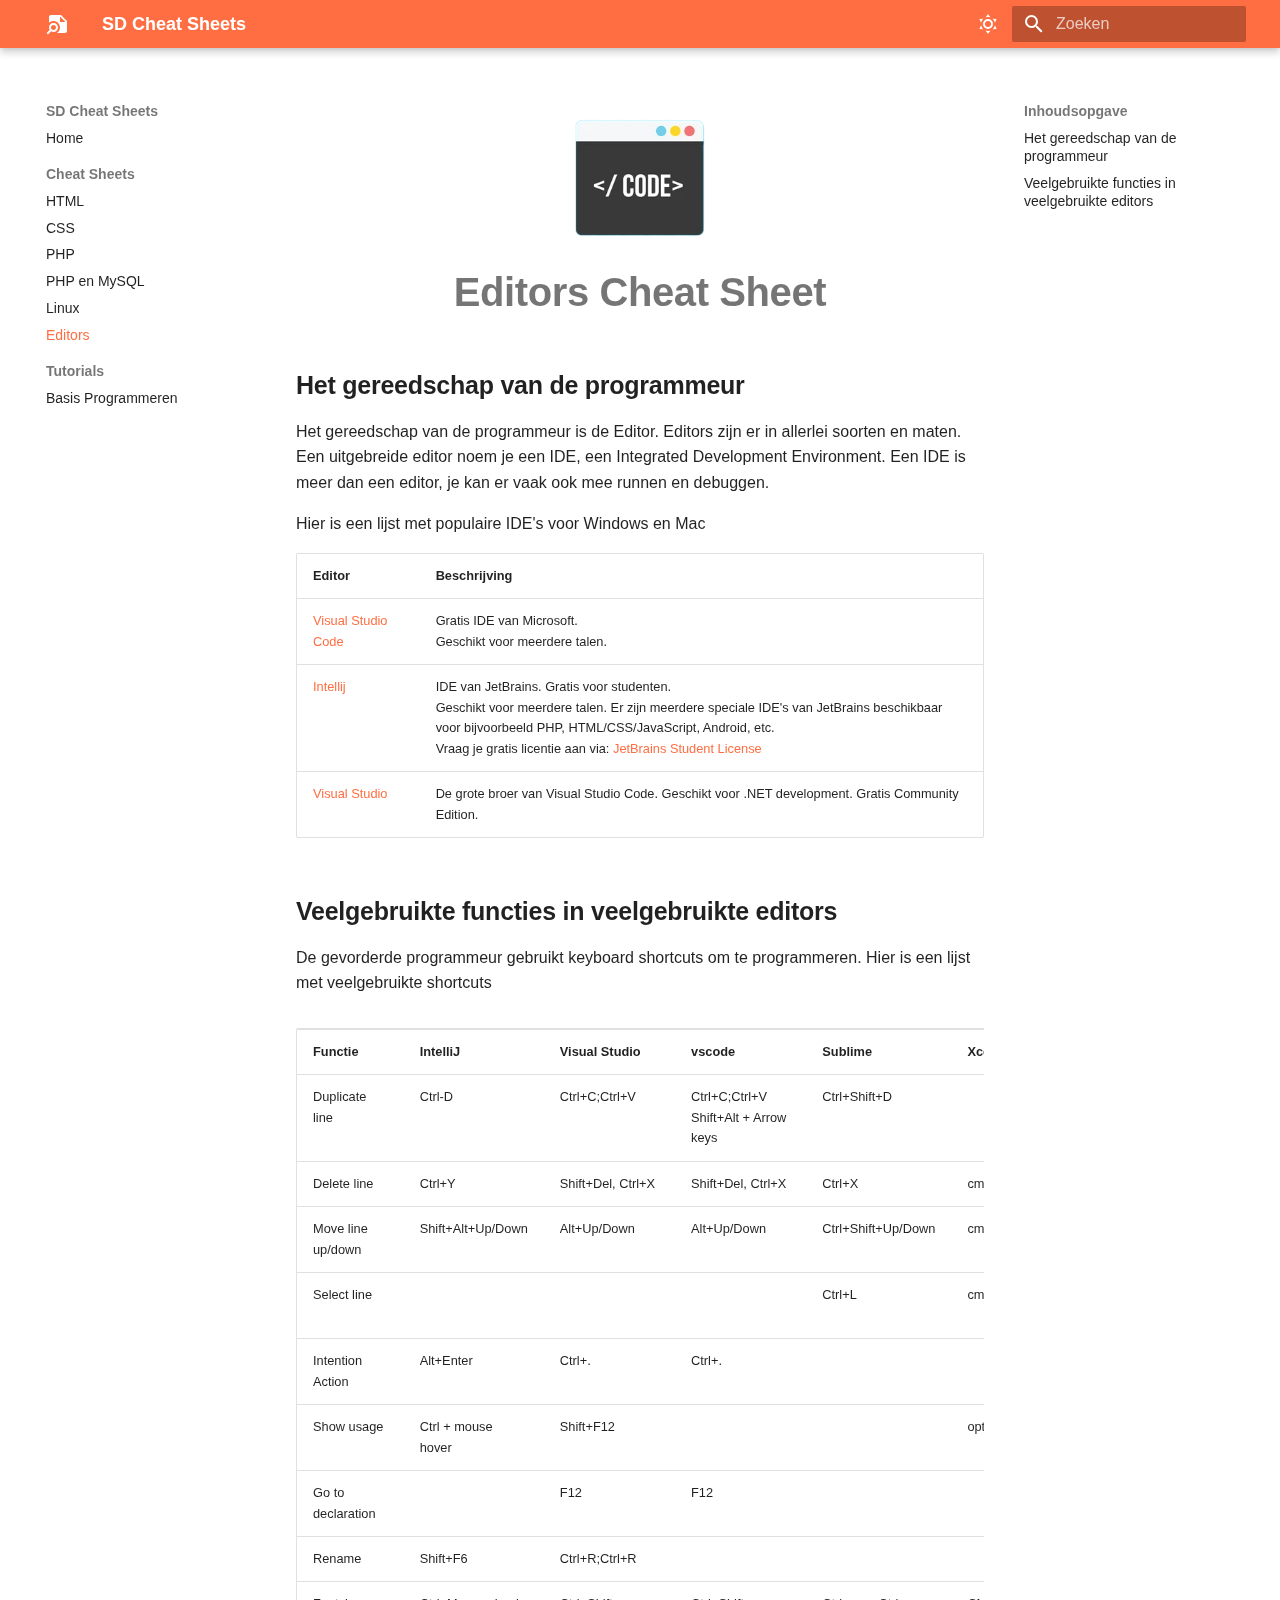
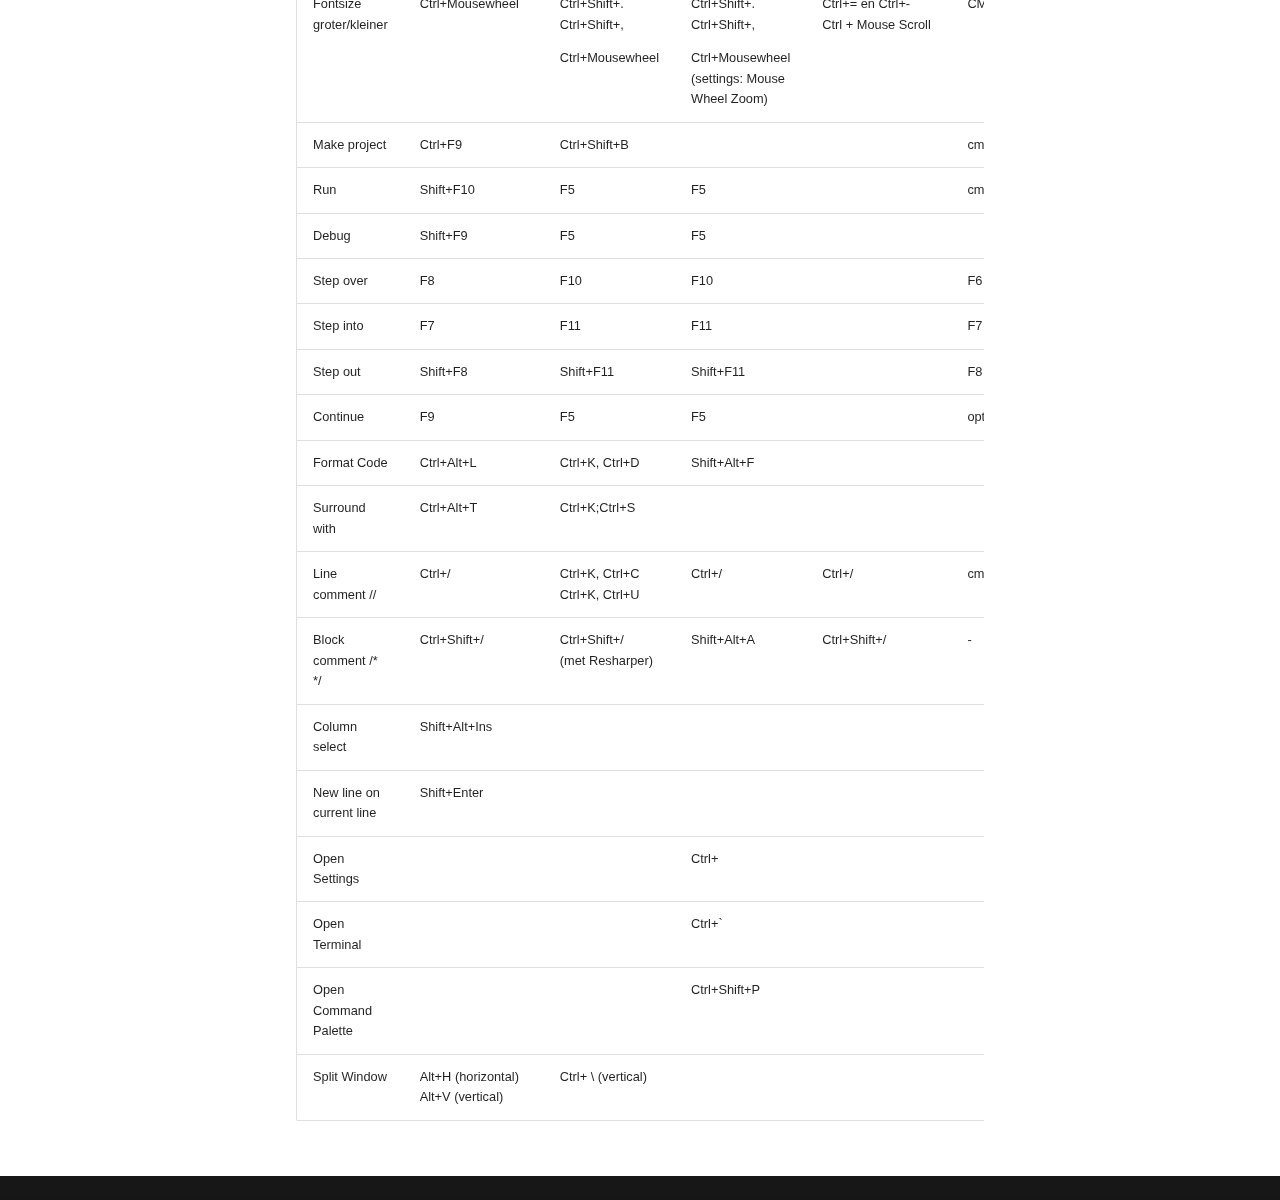
<file: editors/index.html>
<!doctype html>
<html lang="nl" class="no-js">
  <head>
    
      <meta charset="utf-8">
      <meta name="viewport" content="width=device-width,initial-scale=1">
      
      
      
      
        <link rel="prev" href="../linux/">
      
      
        <link rel="next" href="../basis-programmeren/">
      
      
      <link rel="icon" href="../assets/icons/note-search-blue-16.png">
      <meta name="generator" content="mkdocs-1.6.0, mkdocs-material-9.5.29">
    
    
      
        <title>Editors - SD Cheat Sheets</title>
      
    
    
      <link rel="stylesheet" href="../assets/stylesheets/main.76a95c52.min.css">
      
        
        <link rel="stylesheet" href="../assets/stylesheets/palette.06af60db.min.css">
      
      


    
    
      
    
    
      
        
        
        <link rel="preconnect" href="https://fonts.gstatic.com" crossorigin>
        <link rel="stylesheet" href="https://fonts.googleapis.com/css?family=Segoe+UI:300,300i,400,400i,700,700i%7CRoboto+Mono:400,400i,700,700i&display=fallback">
        <style>:root{--md-text-font:"Segoe UI";--md-code-font:"Roboto Mono"}</style>
      
    
    
      <link rel="stylesheet" href="../stylesheets/sdcheatsheets.css">
    
    <script>__md_scope=new URL("..",location),__md_hash=e=>[...e].reduce((e,_)=>(e<<5)-e+_.charCodeAt(0),0),__md_get=(e,_=localStorage,t=__md_scope)=>JSON.parse(_.getItem(t.pathname+"."+e)),__md_set=(e,_,t=localStorage,a=__md_scope)=>{try{t.setItem(a.pathname+"."+e,JSON.stringify(_))}catch(e){}}</script>
    
      

    
    
    
  </head>
  
  
    
    
      
    
    
    
    
    <body dir="ltr" data-md-color-scheme="default" data-md-color-primary="deep-orange" data-md-color-accent="indigo">
  
    
    <input class="md-toggle" data-md-toggle="drawer" type="checkbox" id="__drawer" autocomplete="off">
    <input class="md-toggle" data-md-toggle="search" type="checkbox" id="__search" autocomplete="off">
    <label class="md-overlay" for="__drawer"></label>
    <div data-md-component="skip">
      
        
        <a href="#editors-cheat-sheet" class="md-skip">
          Ga naar inhoud
        </a>
      
    </div>
    <div data-md-component="announce">
      
    </div>
    
    
      

  

<header class="md-header md-header--shadow" data-md-component="header">
  <nav class="md-header__inner md-grid" aria-label="Header">
    <a href=".." title="SD Cheat Sheets" class="md-header__button md-logo" aria-label="SD Cheat Sheets" data-md-component="logo">
      
  <img src="../assets/logo.png" alt="logo">

    </a>
    <label class="md-header__button md-icon" for="__drawer">
      
      <svg xmlns="http://www.w3.org/2000/svg" viewBox="0 0 24 24"><path d="M3 6h18v2H3V6m0 5h18v2H3v-2m0 5h18v2H3v-2Z"/></svg>
    </label>
    <div class="md-header__title" data-md-component="header-title">
      <div class="md-header__ellipsis">
        <div class="md-header__topic">
          <span class="md-ellipsis">
            SD Cheat Sheets
          </span>
        </div>
        <div class="md-header__topic" data-md-component="header-topic">
          <span class="md-ellipsis">
            
              Editors
            
          </span>
        </div>
      </div>
    </div>
    
      
        <form class="md-header__option" data-md-component="palette">
  
    
    
    
    <input class="md-option" data-md-color-media="(prefers-color-scheme: light)" data-md-color-scheme="default" data-md-color-primary="deep-orange" data-md-color-accent="indigo"  aria-label="Switch to dark mode"  type="radio" name="__palette" id="__palette_0">
    
      <label class="md-header__button md-icon" title="Switch to dark mode" for="__palette_1" hidden>
        <svg xmlns="http://www.w3.org/2000/svg" viewBox="0 0 24 24"><path d="M12 7a5 5 0 0 1 5 5 5 5 0 0 1-5 5 5 5 0 0 1-5-5 5 5 0 0 1 5-5m0 2a3 3 0 0 0-3 3 3 3 0 0 0 3 3 3 3 0 0 0 3-3 3 3 0 0 0-3-3m0-7 2.39 3.42C13.65 5.15 12.84 5 12 5c-.84 0-1.65.15-2.39.42L12 2M3.34 7l4.16-.35A7.2 7.2 0 0 0 5.94 8.5c-.44.74-.69 1.5-.83 2.29L3.34 7m.02 10 1.76-3.77a7.131 7.131 0 0 0 2.38 4.14L3.36 17M20.65 7l-1.77 3.79a7.023 7.023 0 0 0-2.38-4.15l4.15.36m-.01 10-4.14.36c.59-.51 1.12-1.14 1.54-1.86.42-.73.69-1.5.83-2.29L20.64 17M12 22l-2.41-3.44c.74.27 1.55.44 2.41.44.82 0 1.63-.17 2.37-.44L12 22Z"/></svg>
      </label>
    
  
    
    
    
    <input class="md-option" data-md-color-media="(prefers-color-scheme: dark)" data-md-color-scheme="slate" data-md-color-primary="deep-orange" data-md-color-accent="indigo"  aria-label="Switch to light mode"  type="radio" name="__palette" id="__palette_1">
    
      <label class="md-header__button md-icon" title="Switch to light mode" for="__palette_0" hidden>
        <svg xmlns="http://www.w3.org/2000/svg" viewBox="0 0 24 24"><path d="m17.75 4.09-2.53 1.94.91 3.06-2.63-1.81-2.63 1.81.91-3.06-2.53-1.94L12.44 4l1.06-3 1.06 3 3.19.09m3.5 6.91-1.64 1.25.59 1.98-1.7-1.17-1.7 1.17.59-1.98L15.75 11l2.06-.05L18.5 9l.69 1.95 2.06.05m-2.28 4.95c.83-.08 1.72 1.1 1.19 1.85-.32.45-.66.87-1.08 1.27C15.17 23 8.84 23 4.94 19.07c-3.91-3.9-3.91-10.24 0-14.14.4-.4.82-.76 1.27-1.08.75-.53 1.93.36 1.85 1.19-.27 2.86.69 5.83 2.89 8.02a9.96 9.96 0 0 0 8.02 2.89m-1.64 2.02a12.08 12.08 0 0 1-7.8-3.47c-2.17-2.19-3.33-5-3.49-7.82-2.81 3.14-2.7 7.96.31 10.98 3.02 3.01 7.84 3.12 10.98.31Z"/></svg>
      </label>
    
  
</form>
      
    
    
      <script>var media,input,key,value,palette=__md_get("__palette");if(palette&&palette.color){"(prefers-color-scheme)"===palette.color.media&&(media=matchMedia("(prefers-color-scheme: light)"),input=document.querySelector(media.matches?"[data-md-color-media='(prefers-color-scheme: light)']":"[data-md-color-media='(prefers-color-scheme: dark)']"),palette.color.media=input.getAttribute("data-md-color-media"),palette.color.scheme=input.getAttribute("data-md-color-scheme"),palette.color.primary=input.getAttribute("data-md-color-primary"),palette.color.accent=input.getAttribute("data-md-color-accent"));for([key,value]of Object.entries(palette.color))document.body.setAttribute("data-md-color-"+key,value)}</script>
    
    
    
      <label class="md-header__button md-icon" for="__search">
        
        <svg xmlns="http://www.w3.org/2000/svg" viewBox="0 0 24 24"><path d="M9.5 3A6.5 6.5 0 0 1 16 9.5c0 1.61-.59 3.09-1.56 4.23l.27.27h.79l5 5-1.5 1.5-5-5v-.79l-.27-.27A6.516 6.516 0 0 1 9.5 16 6.5 6.5 0 0 1 3 9.5 6.5 6.5 0 0 1 9.5 3m0 2C7 5 5 7 5 9.5S7 14 9.5 14 14 12 14 9.5 12 5 9.5 5Z"/></svg>
      </label>
      <div class="md-search" data-md-component="search" role="dialog">
  <label class="md-search__overlay" for="__search"></label>
  <div class="md-search__inner" role="search">
    <form class="md-search__form" name="search">
      <input type="text" class="md-search__input" name="query" aria-label="Zoeken" placeholder="Zoeken" autocapitalize="off" autocorrect="off" autocomplete="off" spellcheck="false" data-md-component="search-query" required>
      <label class="md-search__icon md-icon" for="__search">
        
        <svg xmlns="http://www.w3.org/2000/svg" viewBox="0 0 24 24"><path d="M9.5 3A6.5 6.5 0 0 1 16 9.5c0 1.61-.59 3.09-1.56 4.23l.27.27h.79l5 5-1.5 1.5-5-5v-.79l-.27-.27A6.516 6.516 0 0 1 9.5 16 6.5 6.5 0 0 1 3 9.5 6.5 6.5 0 0 1 9.5 3m0 2C7 5 5 7 5 9.5S7 14 9.5 14 14 12 14 9.5 12 5 9.5 5Z"/></svg>
        
        <svg xmlns="http://www.w3.org/2000/svg" viewBox="0 0 24 24"><path d="M20 11v2H8l5.5 5.5-1.42 1.42L4.16 12l7.92-7.92L13.5 5.5 8 11h12Z"/></svg>
      </label>
      <nav class="md-search__options" aria-label="Zoeken">
        
        <button type="reset" class="md-search__icon md-icon" title="Leegmaken" aria-label="Leegmaken" tabindex="-1">
          
          <svg xmlns="http://www.w3.org/2000/svg" viewBox="0 0 24 24"><path d="M19 6.41 17.59 5 12 10.59 6.41 5 5 6.41 10.59 12 5 17.59 6.41 19 12 13.41 17.59 19 19 17.59 13.41 12 19 6.41Z"/></svg>
        </button>
      </nav>
      
    </form>
    <div class="md-search__output">
      <div class="md-search__scrollwrap" tabindex="0" data-md-scrollfix>
        <div class="md-search-result" data-md-component="search-result">
          <div class="md-search-result__meta">
            Zoeken initialiseren
          </div>
          <ol class="md-search-result__list" role="presentation"></ol>
        </div>
      </div>
    </div>
  </div>
</div>
    
    
  </nav>
  
</header>
    
    <div class="md-container" data-md-component="container">
      
      
        
          
        
      
      <main class="md-main" data-md-component="main">
        <div class="md-main__inner md-grid">
          
            
              
              <div class="md-sidebar md-sidebar--primary" data-md-component="sidebar" data-md-type="navigation" >
                <div class="md-sidebar__scrollwrap">
                  <div class="md-sidebar__inner">
                    



<nav class="md-nav md-nav--primary" aria-label="Navigatie" data-md-level="0">
  <label class="md-nav__title" for="__drawer">
    <a href=".." title="SD Cheat Sheets" class="md-nav__button md-logo" aria-label="SD Cheat Sheets" data-md-component="logo">
      
  <img src="../assets/logo.png" alt="logo">

    </a>
    SD Cheat Sheets
  </label>
  
  <ul class="md-nav__list" data-md-scrollfix>
    
      
      
  
  
  
  
    <li class="md-nav__item">
      <a href=".." class="md-nav__link">
        
  
  <span class="md-ellipsis">
    Home
  </span>
  

      </a>
    </li>
  

    
      
      
  
  
    
  
  
  
    
    
    
      
        
        
      
    
    
    <li class="md-nav__item md-nav__item--active md-nav__item--section md-nav__item--nested">
      
        
        
        <input class="md-nav__toggle md-toggle " type="checkbox" id="__nav_2" checked>
        
          
          <label class="md-nav__link" for="__nav_2" id="__nav_2_label" tabindex="">
            
  
  <span class="md-ellipsis">
    Cheat Sheets
  </span>
  

            <span class="md-nav__icon md-icon"></span>
          </label>
        
        <nav class="md-nav" data-md-level="1" aria-labelledby="__nav_2_label" aria-expanded="true">
          <label class="md-nav__title" for="__nav_2">
            <span class="md-nav__icon md-icon"></span>
            Cheat Sheets
          </label>
          <ul class="md-nav__list" data-md-scrollfix>
            
              
                
  
  
  
  
    <li class="md-nav__item">
      <a href="../html/" class="md-nav__link">
        
  
  <span class="md-ellipsis">
    HTML
  </span>
  

      </a>
    </li>
  

              
            
              
                
  
  
  
  
    <li class="md-nav__item">
      <a href="../css/" class="md-nav__link">
        
  
  <span class="md-ellipsis">
    CSS
  </span>
  

      </a>
    </li>
  

              
            
              
                
  
  
  
  
    <li class="md-nav__item">
      <a href="../php/" class="md-nav__link">
        
  
  <span class="md-ellipsis">
    PHP
  </span>
  

      </a>
    </li>
  

              
            
              
                
  
  
  
  
    <li class="md-nav__item">
      <a href="../phpenmysql/" class="md-nav__link">
        
  
  <span class="md-ellipsis">
    PHP en MySQL
  </span>
  

      </a>
    </li>
  

              
            
              
                
  
  
  
  
    <li class="md-nav__item">
      <a href="../linux/" class="md-nav__link">
        
  
  <span class="md-ellipsis">
    Linux
  </span>
  

      </a>
    </li>
  

              
            
              
                
  
  
    
  
  
  
    <li class="md-nav__item md-nav__item--active">
      
      <input class="md-nav__toggle md-toggle" type="checkbox" id="__toc">
      
      
        
      
      
        <label class="md-nav__link md-nav__link--active" for="__toc">
          
  
  <span class="md-ellipsis">
    Editors
  </span>
  

          <span class="md-nav__icon md-icon"></span>
        </label>
      
      <a href="./" class="md-nav__link md-nav__link--active">
        
  
  <span class="md-ellipsis">
    Editors
  </span>
  

      </a>
      
        

<nav class="md-nav md-nav--secondary" aria-label="Inhoudsopgave">
  
  
  
    
  
  
    <label class="md-nav__title" for="__toc">
      <span class="md-nav__icon md-icon"></span>
      Inhoudsopgave
    </label>
    <ul class="md-nav__list" data-md-component="toc" data-md-scrollfix>
      
        <li class="md-nav__item">
  <a href="#het-gereedschap-van-de-programmeur" class="md-nav__link">
    <span class="md-ellipsis">
      Het gereedschap van de programmeur
    </span>
  </a>
  
</li>
      
        <li class="md-nav__item">
  <a href="#veelgebruikte-functies-in-veelgebruikte-editors" class="md-nav__link">
    <span class="md-ellipsis">
      Veelgebruikte functies in veelgebruikte editors
    </span>
  </a>
  
</li>
      
    </ul>
  
</nav>
      
    </li>
  

              
            
          </ul>
        </nav>
      
    </li>
  

    
      
      
  
  
  
  
    
    
    
      
        
        
      
    
    
    <li class="md-nav__item md-nav__item--section md-nav__item--nested">
      
        
        
        <input class="md-nav__toggle md-toggle " type="checkbox" id="__nav_3" >
        
          
          <label class="md-nav__link" for="__nav_3" id="__nav_3_label" tabindex="">
            
  
  <span class="md-ellipsis">
    Tutorials
  </span>
  

            <span class="md-nav__icon md-icon"></span>
          </label>
        
        <nav class="md-nav" data-md-level="1" aria-labelledby="__nav_3_label" aria-expanded="false">
          <label class="md-nav__title" for="__nav_3">
            <span class="md-nav__icon md-icon"></span>
            Tutorials
          </label>
          <ul class="md-nav__list" data-md-scrollfix>
            
              
                
  
  
  
  
    <li class="md-nav__item">
      <a href="../basis-programmeren/" class="md-nav__link">
        
  
  <span class="md-ellipsis">
    Basis Programmeren
  </span>
  

      </a>
    </li>
  

              
            
          </ul>
        </nav>
      
    </li>
  

    
  </ul>
</nav>
                  </div>
                </div>
              </div>
            
            
              
              <div class="md-sidebar md-sidebar--secondary" data-md-component="sidebar" data-md-type="toc" >
                <div class="md-sidebar__scrollwrap">
                  <div class="md-sidebar__inner">
                    

<nav class="md-nav md-nav--secondary" aria-label="Inhoudsopgave">
  
  
  
    
  
  
    <label class="md-nav__title" for="__toc">
      <span class="md-nav__icon md-icon"></span>
      Inhoudsopgave
    </label>
    <ul class="md-nav__list" data-md-component="toc" data-md-scrollfix>
      
        <li class="md-nav__item">
  <a href="#het-gereedschap-van-de-programmeur" class="md-nav__link">
    <span class="md-ellipsis">
      Het gereedschap van de programmeur
    </span>
  </a>
  
</li>
      
        <li class="md-nav__item">
  <a href="#veelgebruikte-functies-in-veelgebruikte-editors" class="md-nav__link">
    <span class="md-ellipsis">
      Veelgebruikte functies in veelgebruikte editors
    </span>
  </a>
  
</li>
      
    </ul>
  
</nav>
                  </div>
                </div>
              </div>
            
          
          
            <div class="md-content" data-md-component="content">
              <article class="md-content__inner md-typeset">
                
                  


<div class="sdcs-header">
<p><img alt="" src="../assets/images/editor-logo.png" /></p>
</div>
<h1 id="editors-cheat-sheet">Editors Cheat Sheet</h1>
<h2 id="het-gereedschap-van-de-programmeur">Het gereedschap van de programmeur</h2>
<p>Het gereedschap van de programmeur is de Editor. Editors zijn er in allerlei soorten en maten. Een uitgebreide editor noem je een IDE, een Integrated Development Environment. Een IDE is meer dan een editor, je kan er vaak ook mee runnen en debuggen.</p>
<p>Hier is een lijst met populaire IDE's voor Windows en Mac</p>
<table>
<thead>
<tr>
<th>Editor</th>
<th>Beschrijving</th>
</tr>
</thead>
<tbody>
<tr>
<td><a href="https://code.visualstudio.com/download">Visual Studio Code</a></td>
<td>Gratis IDE van Microsoft.<br>Geschikt voor meerdere talen.</td>
</tr>
<tr>
<td><a href="https://www.jetbrains.com/idea/download/?section=windows">Intellij</a></td>
<td>IDE van JetBrains. Gratis voor studenten.<br>Geschikt voor meerdere talen. Er zijn meerdere speciale IDE's van JetBrains beschikbaar voor bijvoorbeeld PHP, HTML/CSS/JavaScript, Android, etc.<br>Vraag je gratis licentie aan via: <a href="https://www.jetbrains.com/shop/eform/students">JetBrains Student License</a></td>
</tr>
<tr>
<td><a href="https://visualstudio.microsoft.com/free-developer-offers/">Visual Studio</a></td>
<td>De grote broer van Visual Studio Code. Geschikt voor .NET development. Gratis Community Edition.</td>
</tr>
</tbody>
</table>
<h2 id="veelgebruikte-functies-in-veelgebruikte-editors">Veelgebruikte functies in veelgebruikte editors</h2>
<p>De gevorderde programmeur gebruikt keyboard shortcuts om te programmeren. Hier is een lijst met veelgebruikte shortcuts</p>
<div style="overflow-x: auto;">
<table>
  <tr>
   <td><strong>Functie</strong>
   </td>
   <td><strong>IntelliJ</strong>
   </td>
   <td><strong>Visual Studio</strong>
   </td>
   <td><strong>vscode</strong>
   </td>
   <td><strong>Sublime</strong>
   </td>
   <td><strong>Xcode (Mac)</strong>
   </td>
   <td><strong>Vim</strong>
   </td>
  </tr>
  <tr>
   <td>Duplicate line
   </td>
   <td>Ctrl-D
   </td>
   <td>Ctrl+C;Ctrl+V
   </td>
   <td>Ctrl+C;Ctrl+V
<p>
Shift+Alt + Arrow keys
   </td>
   <td>Ctrl+Shift+D
   </td>
   <td>
   </td>
   <td>yyp
   </td>
  </tr>
  <tr>
   <td>Delete line
   </td>
   <td>Ctrl+Y
   </td>
   <td>Shift+Del, Ctrl+X
   </td>
   <td>Shift+Del, Ctrl+X
   </td>
   <td>Ctrl+X
   </td>
   <td>cmd+delete
   </td>
   <td>dd
   </td>
  </tr>
  <tr>
   <td>Move line up/down
   </td>
   <td>Shift+Alt+Up/Down
   </td>
   <td>Alt+Up/Down
   </td>
   <td>Alt+Up/Down
   </td>
   <td>Ctrl+Shift+Up/Down
   </td>
   <td>cmd+opt+[/]
   </td>
   <td>ddp
<p>
ddkP
   </td>
  </tr>
  <tr>
   <td>Select line
   </td>
   <td>
   </td>
   <td>
   </td>
   <td>
   </td>
   <td>Ctrl+L
   </td>
   <td>cmd+shift+->
   </td>
   <td>shift + v
   </td>
  </tr>
  <tr>
   <td>Intention Action
   </td>
   <td>Alt+Enter
   </td>
   <td>Ctrl+.
   </td>
   <td>Ctrl+.
   </td>
   <td>
   </td>
   <td>
   </td>
   <td>
   </td>
  </tr>
  <tr>
   <td>Show usage
   </td>
   <td>Ctrl + mouse hover
   </td>
   <td>Shift+F12
   </td>
   <td>
   </td>
   <td>
   </td>
   <td>option+LClick
   </td>
   <td>
   </td>
  </tr>
  <tr>
   <td>Go to declaration
   </td>
   <td>
   </td>
   <td>F12
   </td>
   <td>F12
   </td>
   <td>
   </td>
   <td>
   </td>
   <td>
   </td>
  </tr>
  <tr>
   <td>Rename
   </td>
   <td>Shift+F6
   </td>
   <td>Ctrl+R;Ctrl+R
   </td>
   <td>
   </td>
   <td>
   </td>
   <td>
   </td>
   <td>
   </td>
  </tr>
  <tr>
   <td>Fontsize groter/kleiner
   </td>
   <td>Ctrl+Mousewheel
   </td>
   <td>Ctrl+Shift+.
<p>
Ctrl+Shift+,
<p>
Ctrl+Mousewheel
   </td>
   <td>Ctrl+Shift+.
<p>
Ctrl+Shift+,
<p>
Ctrl+Mousewheel (settings: Mouse Wheel Zoom)
   </td>
   <td>Ctrl+= en Ctrl+-
<p>
Ctrl + Mouse Scroll
   </td>
   <td>CMD+ +/-
   </td>
   <td>
   </td>
  </tr>
  <tr>
   <td>Make project
   </td>
   <td>Ctrl+F9
   </td>
   <td>Ctrl+Shift+B
   </td>
   <td>
   </td>
   <td>
   </td>
   <td>cmd+shift+B
   </td>
   <td>
   </td>
  </tr>
  <tr>
   <td>Run
   </td>
   <td>Shift+F10
   </td>
   <td>F5
   </td>
   <td>F5
   </td>
   <td>
   </td>
   <td>cmd+r
   </td>
   <td>
   </td>
  </tr>
  <tr>
   <td>Debug
   </td>
   <td>Shift+F9
   </td>
   <td>F5
   </td>
   <td>F5
   </td>
   <td>
   </td>
   <td>
   </td>
   <td>
   </td>
  </tr>
  <tr>
   <td>Step over
   </td>
   <td>F8
   </td>
   <td>F10
   </td>
   <td>F10
   </td>
   <td>
   </td>
   <td>F6
   </td>
   <td>
   </td>
  </tr>
  <tr>
   <td>Step into
   </td>
   <td>F7
   </td>
   <td>F11
   </td>
   <td>F11
   </td>
   <td>
   </td>
   <td>F7
   </td>
   <td>
   </td>
  </tr>
  <tr>
   <td>Step out
   </td>
   <td>Shift+F8
   </td>
   <td>Shift+F11
   </td>
   <td>Shift+F11
   </td>
   <td>
   </td>
   <td>F8
   </td>
   <td>
   </td>
  </tr>
  <tr>
   <td>Continue
   </td>
   <td>F9
   </td>
   <td>F5
   </td>
   <td>F5
   </td>
   <td>
   </td>
   <td>opt+cmd+Y
   </td>
   <td>
   </td>
  </tr>
  <tr>
   <td>Format Code
   </td>
   <td>Ctrl+Alt+L
   </td>
   <td>Ctrl+K, Ctrl+D
   </td>
   <td>Shift+Alt+F
   </td>
   <td>
   </td>
   <td>
   </td>
   <td>
   </td>
  </tr>
  <tr>
   <td>Surround with
   </td>
   <td>Ctrl+Alt+T
   </td>
   <td>Ctrl+K;Ctrl+S
   </td>
   <td>
   </td>
   <td>
   </td>
   <td>
   </td>
   <td>
   </td>
  </tr>
  <tr>
   <td>Line comment //
   </td>
   <td>Ctrl+/
   </td>
   <td>Ctrl+K, Ctrl+C
<p>
Ctrl+K, Ctrl+U
   </td>
   <td>Ctrl+/
   </td>
   <td>Ctrl+/
   </td>
   <td>cmd+/
   </td>
   <td>
   </td>
  </tr>
  <tr>
   <td>Block comment /*  */
   </td>
   <td>Ctrl+Shift+/
   </td>
   <td>Ctrl+Shift+/ 
<p>
(met Resharper)
   </td>
   <td>Shift+Alt+A
   </td>
   <td>Ctrl+Shift+/
   </td>
   <td>-
   </td>
   <td>
   </td>
  </tr>
  <tr>
   <td>Column select
   </td>
   <td>Shift+Alt+Ins
   </td>
   <td>
   </td>
   <td>
   </td>
   <td>
   </td>
   <td>
   </td>
   <td>
   </td>
  </tr>
  <tr>
   <td>New line on current line
   </td>
   <td>Shift+Enter
   </td>
   <td>
   </td>
   <td>
   </td>
   <td>
   </td>
   <td>
   </td>
   <td>
   </td>
  </tr>
  <tr>
   <td>Open Settings
   </td>
   <td>
   </td>
   <td>
   </td>
   <td>Ctrl+
   </td>
   <td>
   </td>
   <td>
   </td>
   <td>
   </td>
  </tr>
  <tr>
   <td>Open Terminal
   </td>
   <td>
   </td>
   <td>
   </td>
   <td>Ctrl+`
   </td>
   <td>
   </td>
   <td>
   </td>
   <td>
   </td>
  </tr>
  <tr>
   <td>Open Command Palette
   </td>
   <td>
   </td>
   <td>
   </td>
   <td>Ctrl+Shift+P
   </td>
   <td>
   </td>
   <td>
   </td>
   <td>
   </td>
  </tr>
  <tr>
   <td>Split Window
   </td>
   <td>Alt+H (horizontal)
<p>
Alt+V (vertical)
   </td>
   <td>Ctrl+ \ (vertical)
   </td>
   <td>
   </td>
   <td>
   </td>
   <td>
   </td>
   <td>
   </td>
  </tr>
</table>
</div>












                
              </article>
            </div>
          
          
<script>var target=document.getElementById(location.hash.slice(1));target&&target.name&&(target.checked=target.name.startsWith("__tabbed_"))</script>
        </div>
        
      </main>
      
        <footer class="md-footer">
  
  <div class="md-footer-meta md-typeset">
    <div class="md-footer-meta__inner md-grid">
      <div class="md-copyright">
  
  
</div>
      
    </div>
  </div>
</footer>
      
    </div>
    <div class="md-dialog" data-md-component="dialog">
      <div class="md-dialog__inner md-typeset"></div>
    </div>
    
    
    <script id="__config" type="application/json">{"base": "..", "features": ["content.code.copy", "content.code.annotate", "navigation.sections"], "search": "../assets/javascripts/workers/search.b8dbb3d2.min.js", "translations": {"clipboard.copied": "Gekopieerd naar klembord", "clipboard.copy": "Kopi\u00ebren naar klembord", "search.result.more.one": "1 extra overeenkomst op deze pagina", "search.result.more.other": "# extra overeenkomsten op deze pagina", "search.result.none": "Geen overeenkomende documenten", "search.result.one": "1 overeenkomende document", "search.result.other": "# overeenkomende documenten", "search.result.placeholder": "Typ om te beginnen met zoeken", "search.result.term.missing": "Ontbreekt", "select.version": "Selecteer versie"}}</script>
    
    
      <script src="../assets/javascripts/bundle.fe8b6f2b.min.js"></script>
      
    
  </body>
</html>
</file>
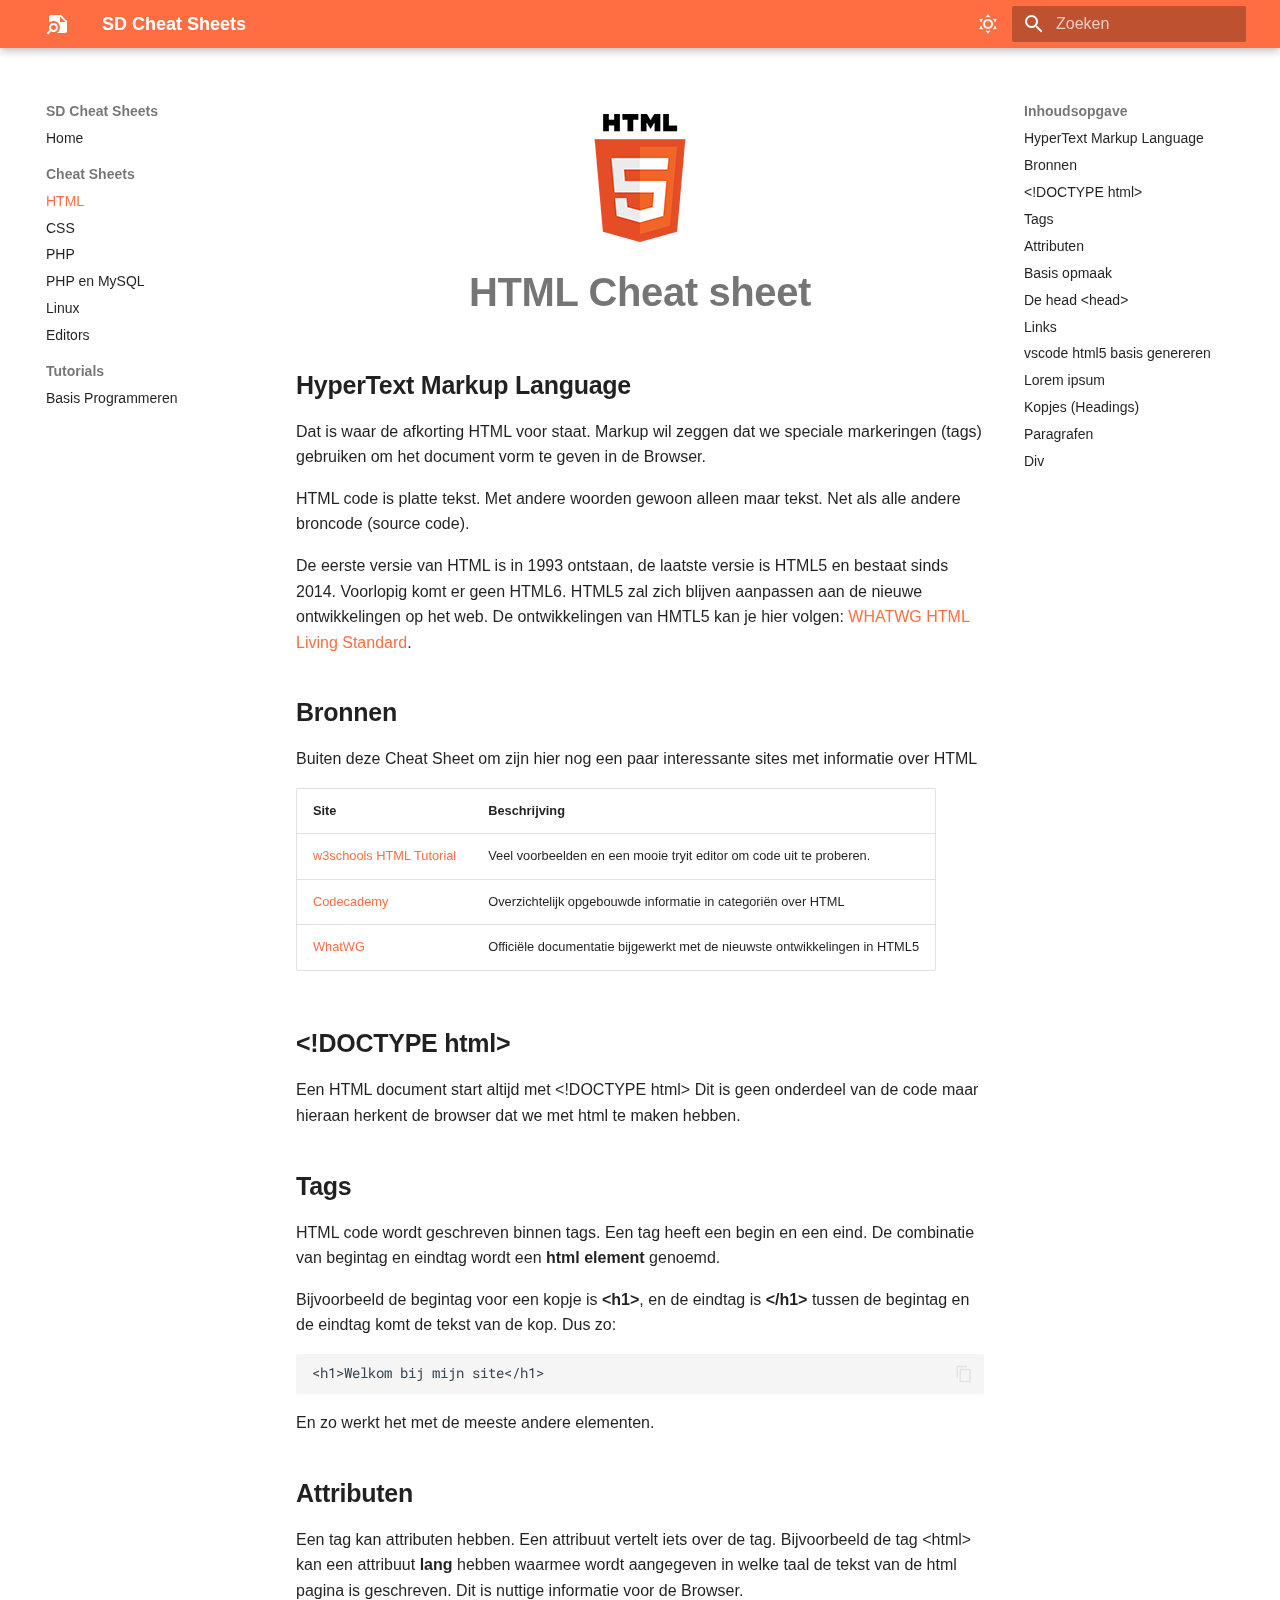
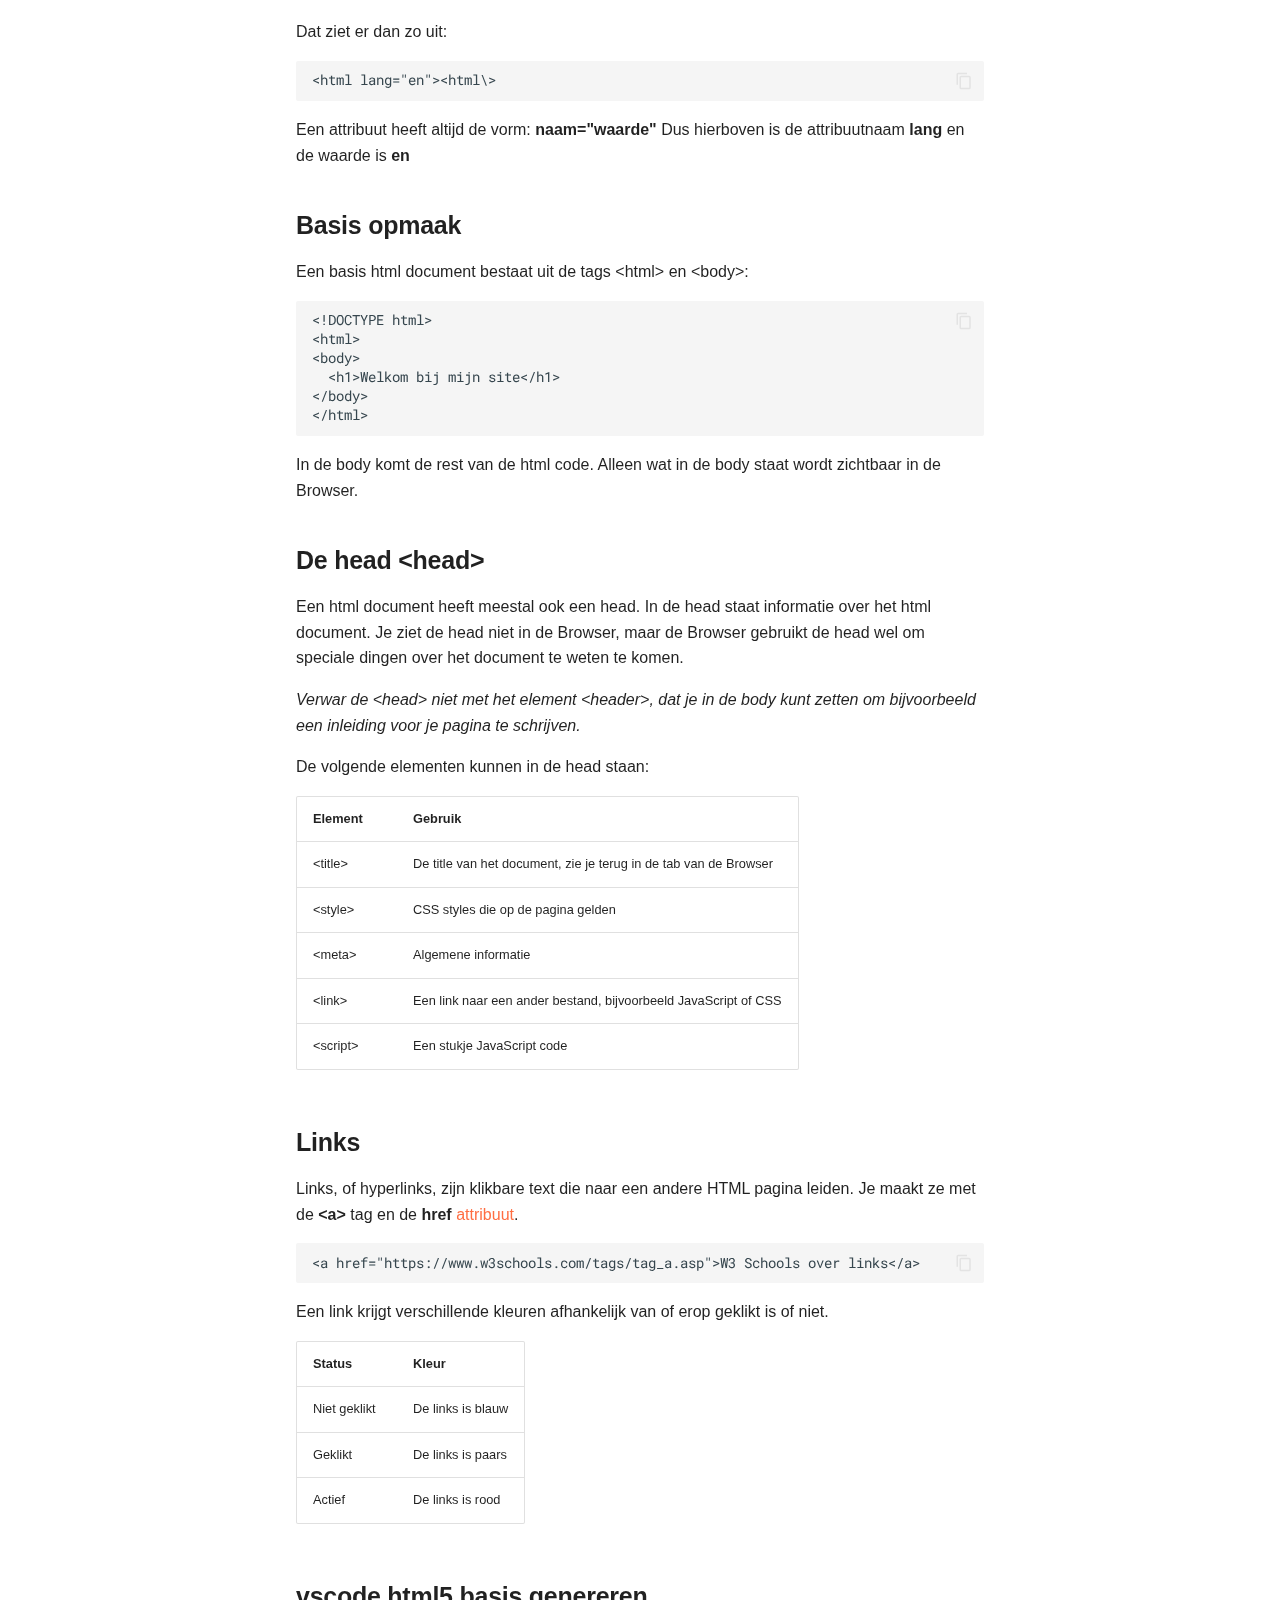
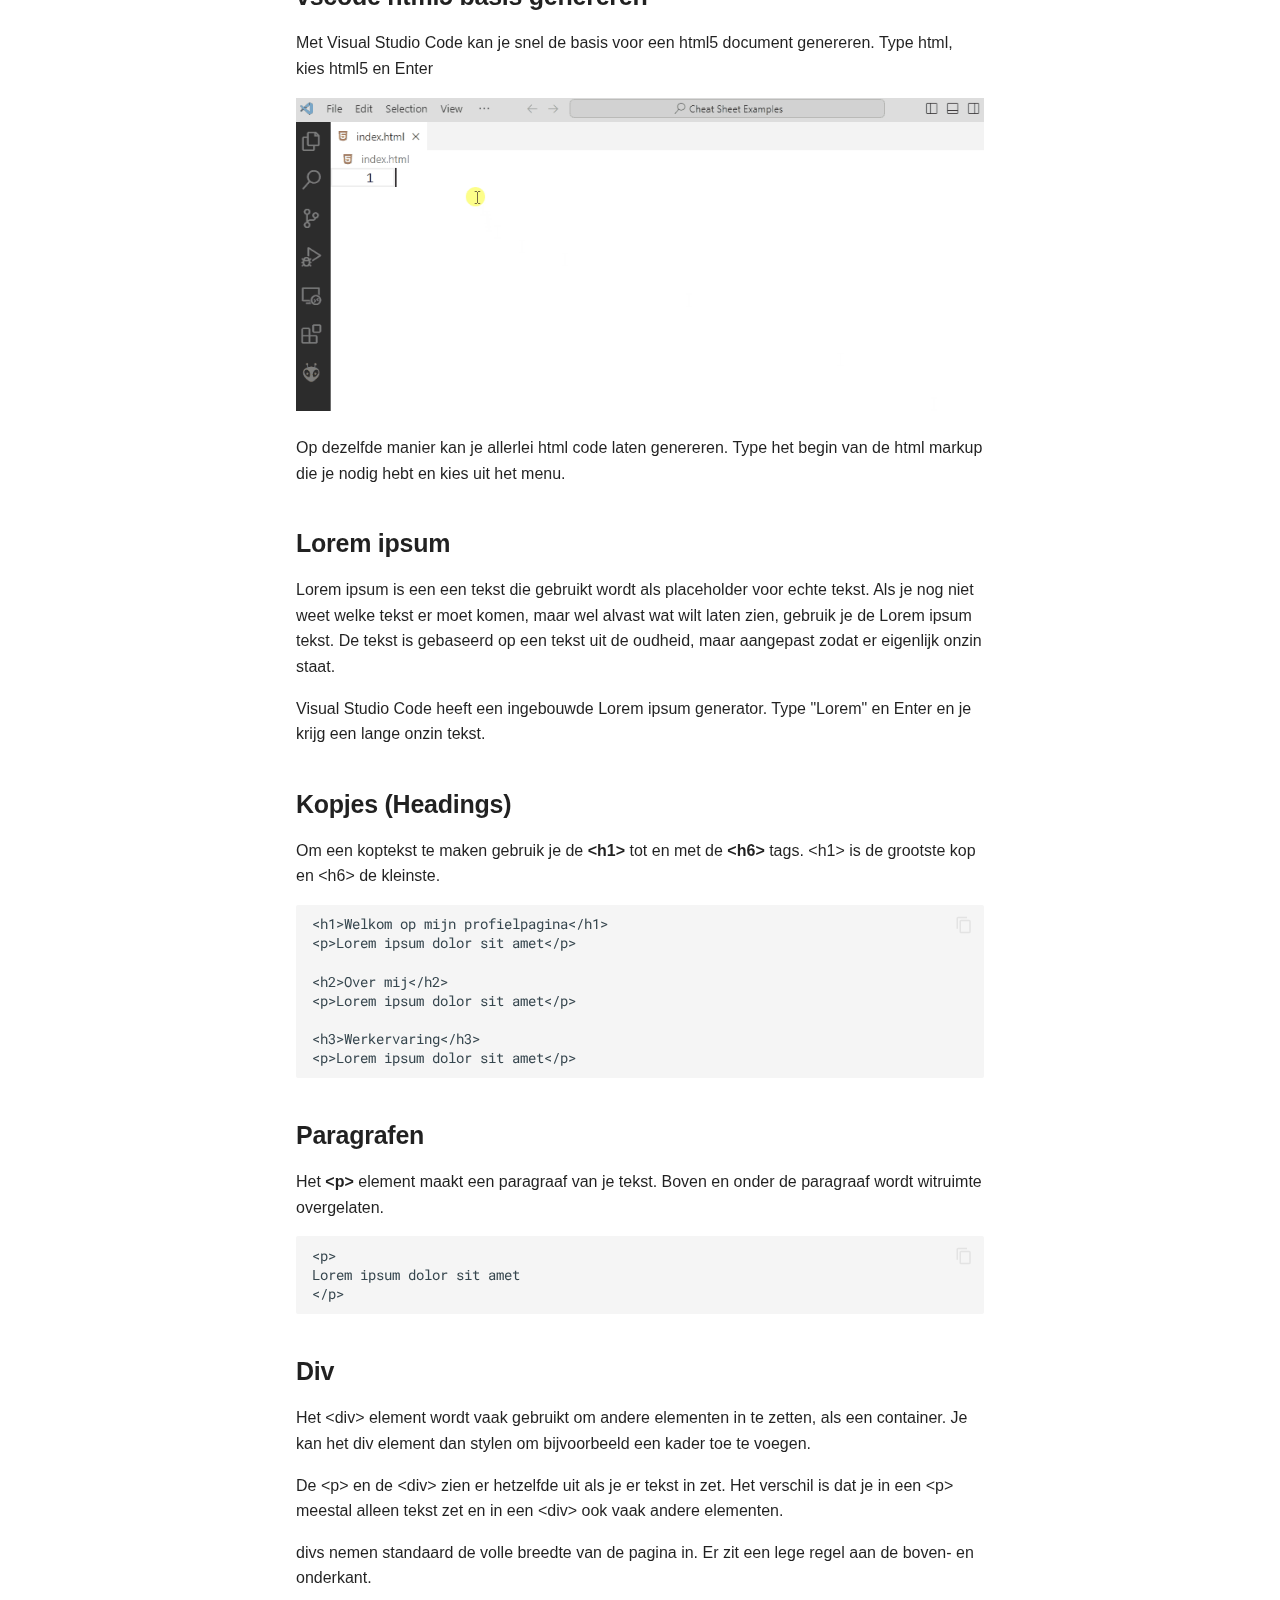
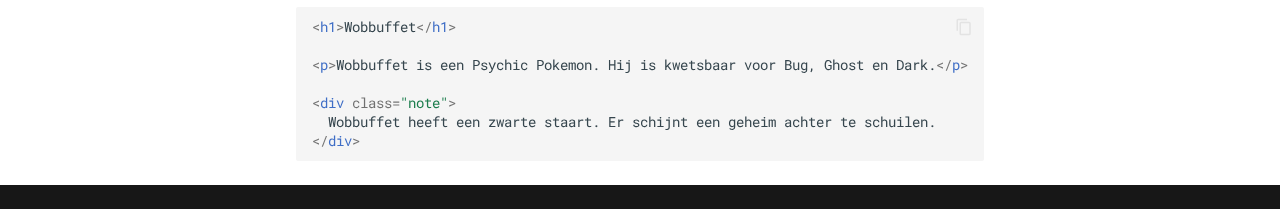
<file: html/index.html>
<!doctype html>
<html lang="nl" class="no-js">
  <head>
    
      <meta charset="utf-8">
      <meta name="viewport" content="width=device-width,initial-scale=1">
      
      
      
      
        <link rel="prev" href="..">
      
      
        <link rel="next" href="../css/">
      
      
      <link rel="icon" href="../assets/icons/note-search-blue-16.png">
      <meta name="generator" content="mkdocs-1.6.0, mkdocs-material-9.5.29">
    
    
      
        <title>HTML - SD Cheat Sheets</title>
      
    
    
      <link rel="stylesheet" href="../assets/stylesheets/main.76a95c52.min.css">
      
        
        <link rel="stylesheet" href="../assets/stylesheets/palette.06af60db.min.css">
      
      


    
    
      
    
    
      
        
        
        <link rel="preconnect" href="https://fonts.gstatic.com" crossorigin>
        <link rel="stylesheet" href="https://fonts.googleapis.com/css?family=Segoe+UI:300,300i,400,400i,700,700i%7CRoboto+Mono:400,400i,700,700i&display=fallback">
        <style>:root{--md-text-font:"Segoe UI";--md-code-font:"Roboto Mono"}</style>
      
    
    
      <link rel="stylesheet" href="../stylesheets/sdcheatsheets.css">
    
    <script>__md_scope=new URL("..",location),__md_hash=e=>[...e].reduce((e,_)=>(e<<5)-e+_.charCodeAt(0),0),__md_get=(e,_=localStorage,t=__md_scope)=>JSON.parse(_.getItem(t.pathname+"."+e)),__md_set=(e,_,t=localStorage,a=__md_scope)=>{try{t.setItem(a.pathname+"."+e,JSON.stringify(_))}catch(e){}}</script>
    
      

    
    
    
  </head>
  
  
    
    
      
    
    
    
    
    <body dir="ltr" data-md-color-scheme="default" data-md-color-primary="deep-orange" data-md-color-accent="indigo">
  
    
    <input class="md-toggle" data-md-toggle="drawer" type="checkbox" id="__drawer" autocomplete="off">
    <input class="md-toggle" data-md-toggle="search" type="checkbox" id="__search" autocomplete="off">
    <label class="md-overlay" for="__drawer"></label>
    <div data-md-component="skip">
      
        
        <a href="#html-cheat-sheet" class="md-skip">
          Ga naar inhoud
        </a>
      
    </div>
    <div data-md-component="announce">
      
    </div>
    
    
      

  

<header class="md-header md-header--shadow" data-md-component="header">
  <nav class="md-header__inner md-grid" aria-label="Header">
    <a href=".." title="SD Cheat Sheets" class="md-header__button md-logo" aria-label="SD Cheat Sheets" data-md-component="logo">
      
  <img src="../assets/logo.png" alt="logo">

    </a>
    <label class="md-header__button md-icon" for="__drawer">
      
      <svg xmlns="http://www.w3.org/2000/svg" viewBox="0 0 24 24"><path d="M3 6h18v2H3V6m0 5h18v2H3v-2m0 5h18v2H3v-2Z"/></svg>
    </label>
    <div class="md-header__title" data-md-component="header-title">
      <div class="md-header__ellipsis">
        <div class="md-header__topic">
          <span class="md-ellipsis">
            SD Cheat Sheets
          </span>
        </div>
        <div class="md-header__topic" data-md-component="header-topic">
          <span class="md-ellipsis">
            
              HTML
            
          </span>
        </div>
      </div>
    </div>
    
      
        <form class="md-header__option" data-md-component="palette">
  
    
    
    
    <input class="md-option" data-md-color-media="(prefers-color-scheme: light)" data-md-color-scheme="default" data-md-color-primary="deep-orange" data-md-color-accent="indigo"  aria-label="Switch to dark mode"  type="radio" name="__palette" id="__palette_0">
    
      <label class="md-header__button md-icon" title="Switch to dark mode" for="__palette_1" hidden>
        <svg xmlns="http://www.w3.org/2000/svg" viewBox="0 0 24 24"><path d="M12 7a5 5 0 0 1 5 5 5 5 0 0 1-5 5 5 5 0 0 1-5-5 5 5 0 0 1 5-5m0 2a3 3 0 0 0-3 3 3 3 0 0 0 3 3 3 3 0 0 0 3-3 3 3 0 0 0-3-3m0-7 2.39 3.42C13.65 5.15 12.84 5 12 5c-.84 0-1.65.15-2.39.42L12 2M3.34 7l4.16-.35A7.2 7.2 0 0 0 5.94 8.5c-.44.74-.69 1.5-.83 2.29L3.34 7m.02 10 1.76-3.77a7.131 7.131 0 0 0 2.38 4.14L3.36 17M20.65 7l-1.77 3.79a7.023 7.023 0 0 0-2.38-4.15l4.15.36m-.01 10-4.14.36c.59-.51 1.12-1.14 1.54-1.86.42-.73.69-1.5.83-2.29L20.64 17M12 22l-2.41-3.44c.74.27 1.55.44 2.41.44.82 0 1.63-.17 2.37-.44L12 22Z"/></svg>
      </label>
    
  
    
    
    
    <input class="md-option" data-md-color-media="(prefers-color-scheme: dark)" data-md-color-scheme="slate" data-md-color-primary="deep-orange" data-md-color-accent="indigo"  aria-label="Switch to light mode"  type="radio" name="__palette" id="__palette_1">
    
      <label class="md-header__button md-icon" title="Switch to light mode" for="__palette_0" hidden>
        <svg xmlns="http://www.w3.org/2000/svg" viewBox="0 0 24 24"><path d="m17.75 4.09-2.53 1.94.91 3.06-2.63-1.81-2.63 1.81.91-3.06-2.53-1.94L12.44 4l1.06-3 1.06 3 3.19.09m3.5 6.91-1.64 1.25.59 1.98-1.7-1.17-1.7 1.17.59-1.98L15.75 11l2.06-.05L18.5 9l.69 1.95 2.06.05m-2.28 4.95c.83-.08 1.72 1.1 1.19 1.85-.32.45-.66.87-1.08 1.27C15.17 23 8.84 23 4.94 19.07c-3.91-3.9-3.91-10.24 0-14.14.4-.4.82-.76 1.27-1.08.75-.53 1.93.36 1.85 1.19-.27 2.86.69 5.83 2.89 8.02a9.96 9.96 0 0 0 8.02 2.89m-1.64 2.02a12.08 12.08 0 0 1-7.8-3.47c-2.17-2.19-3.33-5-3.49-7.82-2.81 3.14-2.7 7.96.31 10.98 3.02 3.01 7.84 3.12 10.98.31Z"/></svg>
      </label>
    
  
</form>
      
    
    
      <script>var media,input,key,value,palette=__md_get("__palette");if(palette&&palette.color){"(prefers-color-scheme)"===palette.color.media&&(media=matchMedia("(prefers-color-scheme: light)"),input=document.querySelector(media.matches?"[data-md-color-media='(prefers-color-scheme: light)']":"[data-md-color-media='(prefers-color-scheme: dark)']"),palette.color.media=input.getAttribute("data-md-color-media"),palette.color.scheme=input.getAttribute("data-md-color-scheme"),palette.color.primary=input.getAttribute("data-md-color-primary"),palette.color.accent=input.getAttribute("data-md-color-accent"));for([key,value]of Object.entries(palette.color))document.body.setAttribute("data-md-color-"+key,value)}</script>
    
    
    
      <label class="md-header__button md-icon" for="__search">
        
        <svg xmlns="http://www.w3.org/2000/svg" viewBox="0 0 24 24"><path d="M9.5 3A6.5 6.5 0 0 1 16 9.5c0 1.61-.59 3.09-1.56 4.23l.27.27h.79l5 5-1.5 1.5-5-5v-.79l-.27-.27A6.516 6.516 0 0 1 9.5 16 6.5 6.5 0 0 1 3 9.5 6.5 6.5 0 0 1 9.5 3m0 2C7 5 5 7 5 9.5S7 14 9.5 14 14 12 14 9.5 12 5 9.5 5Z"/></svg>
      </label>
      <div class="md-search" data-md-component="search" role="dialog">
  <label class="md-search__overlay" for="__search"></label>
  <div class="md-search__inner" role="search">
    <form class="md-search__form" name="search">
      <input type="text" class="md-search__input" name="query" aria-label="Zoeken" placeholder="Zoeken" autocapitalize="off" autocorrect="off" autocomplete="off" spellcheck="false" data-md-component="search-query" required>
      <label class="md-search__icon md-icon" for="__search">
        
        <svg xmlns="http://www.w3.org/2000/svg" viewBox="0 0 24 24"><path d="M9.5 3A6.5 6.5 0 0 1 16 9.5c0 1.61-.59 3.09-1.56 4.23l.27.27h.79l5 5-1.5 1.5-5-5v-.79l-.27-.27A6.516 6.516 0 0 1 9.5 16 6.5 6.5 0 0 1 3 9.5 6.5 6.5 0 0 1 9.5 3m0 2C7 5 5 7 5 9.5S7 14 9.5 14 14 12 14 9.5 12 5 9.5 5Z"/></svg>
        
        <svg xmlns="http://www.w3.org/2000/svg" viewBox="0 0 24 24"><path d="M20 11v2H8l5.5 5.5-1.42 1.42L4.16 12l7.92-7.92L13.5 5.5 8 11h12Z"/></svg>
      </label>
      <nav class="md-search__options" aria-label="Zoeken">
        
        <button type="reset" class="md-search__icon md-icon" title="Leegmaken" aria-label="Leegmaken" tabindex="-1">
          
          <svg xmlns="http://www.w3.org/2000/svg" viewBox="0 0 24 24"><path d="M19 6.41 17.59 5 12 10.59 6.41 5 5 6.41 10.59 12 5 17.59 6.41 19 12 13.41 17.59 19 19 17.59 13.41 12 19 6.41Z"/></svg>
        </button>
      </nav>
      
    </form>
    <div class="md-search__output">
      <div class="md-search__scrollwrap" tabindex="0" data-md-scrollfix>
        <div class="md-search-result" data-md-component="search-result">
          <div class="md-search-result__meta">
            Zoeken initialiseren
          </div>
          <ol class="md-search-result__list" role="presentation"></ol>
        </div>
      </div>
    </div>
  </div>
</div>
    
    
  </nav>
  
</header>
    
    <div class="md-container" data-md-component="container">
      
      
        
          
        
      
      <main class="md-main" data-md-component="main">
        <div class="md-main__inner md-grid">
          
            
              
              <div class="md-sidebar md-sidebar--primary" data-md-component="sidebar" data-md-type="navigation" >
                <div class="md-sidebar__scrollwrap">
                  <div class="md-sidebar__inner">
                    



<nav class="md-nav md-nav--primary" aria-label="Navigatie" data-md-level="0">
  <label class="md-nav__title" for="__drawer">
    <a href=".." title="SD Cheat Sheets" class="md-nav__button md-logo" aria-label="SD Cheat Sheets" data-md-component="logo">
      
  <img src="../assets/logo.png" alt="logo">

    </a>
    SD Cheat Sheets
  </label>
  
  <ul class="md-nav__list" data-md-scrollfix>
    
      
      
  
  
  
  
    <li class="md-nav__item">
      <a href=".." class="md-nav__link">
        
  
  <span class="md-ellipsis">
    Home
  </span>
  

      </a>
    </li>
  

    
      
      
  
  
    
  
  
  
    
    
    
      
        
        
      
    
    
    <li class="md-nav__item md-nav__item--active md-nav__item--section md-nav__item--nested">
      
        
        
        <input class="md-nav__toggle md-toggle " type="checkbox" id="__nav_2" checked>
        
          
          <label class="md-nav__link" for="__nav_2" id="__nav_2_label" tabindex="">
            
  
  <span class="md-ellipsis">
    Cheat Sheets
  </span>
  

            <span class="md-nav__icon md-icon"></span>
          </label>
        
        <nav class="md-nav" data-md-level="1" aria-labelledby="__nav_2_label" aria-expanded="true">
          <label class="md-nav__title" for="__nav_2">
            <span class="md-nav__icon md-icon"></span>
            Cheat Sheets
          </label>
          <ul class="md-nav__list" data-md-scrollfix>
            
              
                
  
  
    
  
  
  
    <li class="md-nav__item md-nav__item--active">
      
      <input class="md-nav__toggle md-toggle" type="checkbox" id="__toc">
      
      
        
      
      
        <label class="md-nav__link md-nav__link--active" for="__toc">
          
  
  <span class="md-ellipsis">
    HTML
  </span>
  

          <span class="md-nav__icon md-icon"></span>
        </label>
      
      <a href="./" class="md-nav__link md-nav__link--active">
        
  
  <span class="md-ellipsis">
    HTML
  </span>
  

      </a>
      
        

<nav class="md-nav md-nav--secondary" aria-label="Inhoudsopgave">
  
  
  
    
  
  
    <label class="md-nav__title" for="__toc">
      <span class="md-nav__icon md-icon"></span>
      Inhoudsopgave
    </label>
    <ul class="md-nav__list" data-md-component="toc" data-md-scrollfix>
      
        <li class="md-nav__item">
  <a href="#hypertext-markup-language" class="md-nav__link">
    <span class="md-ellipsis">
      HyperText Markup Language
    </span>
  </a>
  
</li>
      
        <li class="md-nav__item">
  <a href="#bronnen" class="md-nav__link">
    <span class="md-ellipsis">
      Bronnen
    </span>
  </a>
  
</li>
      
        <li class="md-nav__item">
  <a href="#doctype-html" class="md-nav__link">
    <span class="md-ellipsis">
      &lt;!DOCTYPE html&gt;
    </span>
  </a>
  
</li>
      
        <li class="md-nav__item">
  <a href="#tags" class="md-nav__link">
    <span class="md-ellipsis">
      Tags
    </span>
  </a>
  
</li>
      
        <li class="md-nav__item">
  <a href="#attributen" class="md-nav__link">
    <span class="md-ellipsis">
      Attributen
    </span>
  </a>
  
</li>
      
        <li class="md-nav__item">
  <a href="#basis-opmaak" class="md-nav__link">
    <span class="md-ellipsis">
      Basis opmaak
    </span>
  </a>
  
</li>
      
        <li class="md-nav__item">
  <a href="#de-head-head" class="md-nav__link">
    <span class="md-ellipsis">
      De head &lt;head>
    </span>
  </a>
  
</li>
      
        <li class="md-nav__item">
  <a href="#links" class="md-nav__link">
    <span class="md-ellipsis">
      Links
    </span>
  </a>
  
</li>
      
        <li class="md-nav__item">
  <a href="#vscode-html5-basis-genereren" class="md-nav__link">
    <span class="md-ellipsis">
      vscode html5 basis genereren
    </span>
  </a>
  
</li>
      
        <li class="md-nav__item">
  <a href="#lorem-ipsum" class="md-nav__link">
    <span class="md-ellipsis">
      Lorem ipsum
    </span>
  </a>
  
</li>
      
        <li class="md-nav__item">
  <a href="#kopjes-headings" class="md-nav__link">
    <span class="md-ellipsis">
      Kopjes (Headings)
    </span>
  </a>
  
</li>
      
        <li class="md-nav__item">
  <a href="#paragrafen" class="md-nav__link">
    <span class="md-ellipsis">
      Paragrafen
    </span>
  </a>
  
</li>
      
        <li class="md-nav__item">
  <a href="#div" class="md-nav__link">
    <span class="md-ellipsis">
      Div
    </span>
  </a>
  
</li>
      
    </ul>
  
</nav>
      
    </li>
  

              
            
              
                
  
  
  
  
    <li class="md-nav__item">
      <a href="../css/" class="md-nav__link">
        
  
  <span class="md-ellipsis">
    CSS
  </span>
  

      </a>
    </li>
  

              
            
              
                
  
  
  
  
    <li class="md-nav__item">
      <a href="../php/" class="md-nav__link">
        
  
  <span class="md-ellipsis">
    PHP
  </span>
  

      </a>
    </li>
  

              
            
              
                
  
  
  
  
    <li class="md-nav__item">
      <a href="../phpenmysql/" class="md-nav__link">
        
  
  <span class="md-ellipsis">
    PHP en MySQL
  </span>
  

      </a>
    </li>
  

              
            
              
                
  
  
  
  
    <li class="md-nav__item">
      <a href="../linux/" class="md-nav__link">
        
  
  <span class="md-ellipsis">
    Linux
  </span>
  

      </a>
    </li>
  

              
            
              
                
  
  
  
  
    <li class="md-nav__item">
      <a href="../editors/" class="md-nav__link">
        
  
  <span class="md-ellipsis">
    Editors
  </span>
  

      </a>
    </li>
  

              
            
          </ul>
        </nav>
      
    </li>
  

    
      
      
  
  
  
  
    
    
    
      
        
        
      
    
    
    <li class="md-nav__item md-nav__item--section md-nav__item--nested">
      
        
        
        <input class="md-nav__toggle md-toggle " type="checkbox" id="__nav_3" >
        
          
          <label class="md-nav__link" for="__nav_3" id="__nav_3_label" tabindex="">
            
  
  <span class="md-ellipsis">
    Tutorials
  </span>
  

            <span class="md-nav__icon md-icon"></span>
          </label>
        
        <nav class="md-nav" data-md-level="1" aria-labelledby="__nav_3_label" aria-expanded="false">
          <label class="md-nav__title" for="__nav_3">
            <span class="md-nav__icon md-icon"></span>
            Tutorials
          </label>
          <ul class="md-nav__list" data-md-scrollfix>
            
              
                
  
  
  
  
    <li class="md-nav__item">
      <a href="../basis-programmeren/" class="md-nav__link">
        
  
  <span class="md-ellipsis">
    Basis Programmeren
  </span>
  

      </a>
    </li>
  

              
            
          </ul>
        </nav>
      
    </li>
  

    
  </ul>
</nav>
                  </div>
                </div>
              </div>
            
            
              
              <div class="md-sidebar md-sidebar--secondary" data-md-component="sidebar" data-md-type="toc" >
                <div class="md-sidebar__scrollwrap">
                  <div class="md-sidebar__inner">
                    

<nav class="md-nav md-nav--secondary" aria-label="Inhoudsopgave">
  
  
  
    
  
  
    <label class="md-nav__title" for="__toc">
      <span class="md-nav__icon md-icon"></span>
      Inhoudsopgave
    </label>
    <ul class="md-nav__list" data-md-component="toc" data-md-scrollfix>
      
        <li class="md-nav__item">
  <a href="#hypertext-markup-language" class="md-nav__link">
    <span class="md-ellipsis">
      HyperText Markup Language
    </span>
  </a>
  
</li>
      
        <li class="md-nav__item">
  <a href="#bronnen" class="md-nav__link">
    <span class="md-ellipsis">
      Bronnen
    </span>
  </a>
  
</li>
      
        <li class="md-nav__item">
  <a href="#doctype-html" class="md-nav__link">
    <span class="md-ellipsis">
      &lt;!DOCTYPE html&gt;
    </span>
  </a>
  
</li>
      
        <li class="md-nav__item">
  <a href="#tags" class="md-nav__link">
    <span class="md-ellipsis">
      Tags
    </span>
  </a>
  
</li>
      
        <li class="md-nav__item">
  <a href="#attributen" class="md-nav__link">
    <span class="md-ellipsis">
      Attributen
    </span>
  </a>
  
</li>
      
        <li class="md-nav__item">
  <a href="#basis-opmaak" class="md-nav__link">
    <span class="md-ellipsis">
      Basis opmaak
    </span>
  </a>
  
</li>
      
        <li class="md-nav__item">
  <a href="#de-head-head" class="md-nav__link">
    <span class="md-ellipsis">
      De head &lt;head>
    </span>
  </a>
  
</li>
      
        <li class="md-nav__item">
  <a href="#links" class="md-nav__link">
    <span class="md-ellipsis">
      Links
    </span>
  </a>
  
</li>
      
        <li class="md-nav__item">
  <a href="#vscode-html5-basis-genereren" class="md-nav__link">
    <span class="md-ellipsis">
      vscode html5 basis genereren
    </span>
  </a>
  
</li>
      
        <li class="md-nav__item">
  <a href="#lorem-ipsum" class="md-nav__link">
    <span class="md-ellipsis">
      Lorem ipsum
    </span>
  </a>
  
</li>
      
        <li class="md-nav__item">
  <a href="#kopjes-headings" class="md-nav__link">
    <span class="md-ellipsis">
      Kopjes (Headings)
    </span>
  </a>
  
</li>
      
        <li class="md-nav__item">
  <a href="#paragrafen" class="md-nav__link">
    <span class="md-ellipsis">
      Paragrafen
    </span>
  </a>
  
</li>
      
        <li class="md-nav__item">
  <a href="#div" class="md-nav__link">
    <span class="md-ellipsis">
      Div
    </span>
  </a>
  
</li>
      
    </ul>
  
</nav>
                  </div>
                </div>
              </div>
            
          
          
            <div class="md-content" data-md-component="content">
              <article class="md-content__inner md-typeset">
                
                  


<div class="sdcs-header">
<p><img alt="" src="../assets/images/HTML5-logo.png" /></p>
</div>
<h1 id="html-cheat-sheet">HTML Cheat sheet</h1>
<h2 id="hypertext-markup-language">HyperText Markup Language</h2>
<p>Dat is waar de afkorting HTML voor staat. Markup wil zeggen dat we speciale markeringen (tags) gebruiken om het document vorm te geven in de Browser.</p>
<p>HTML code is platte tekst. Met andere woorden gewoon alleen maar tekst. Net als alle andere broncode (source code).</p>
<p>De eerste versie van HTML is in 1993 ontstaan, de laatste versie is HTML5 en bestaat sinds 2014. Voorlopig komt er geen HTML6. HTML5 zal zich blijven aanpassen aan de nieuwe ontwikkelingen op het web. De ontwikkelingen van HMTL5 kan je hier volgen: <a href="https://html.spec.whatwg.org/">WHATWG HTML Living Standard</a>. </p>
<h2 id="bronnen">Bronnen</h2>
<p>Buiten deze Cheat Sheet om zijn hier nog een paar interessante sites met informatie over HTML</p>
<table>
<thead>
<tr>
<th>Site</th>
<th>Beschrijving</th>
</tr>
</thead>
<tbody>
<tr>
<td><a href="https://www.w3schools.com/html/default.asp">w3schools HTML Tutorial</a></td>
<td>Veel voorbeelden en een mooie tryit editor om code uit te proberen.</td>
</tr>
<tr>
<td><a href="https://www.codecademy.com/resources/docs/html">Codecademy</a></td>
<td>Overzichtelijk opgebouwde informatie in categoriën over HTML</td>
</tr>
<tr>
<td><a href="https://html.spec.whatwg.org/">WhatWG</a></td>
<td>Officiële documentatie bijgewerkt met de nieuwste ontwikkelingen in HTML5</td>
</tr>
</tbody>
</table>
<h2 id="doctype-html">&lt;!DOCTYPE html&gt;</h2>
<p>Een HTML document start altijd met &lt;!DOCTYPE html&gt; Dit is geen onderdeel van de code maar hieraan herkent de browser dat we met html te maken hebben.</p>
<h2 id="tags">Tags</h2>
<p>HTML code wordt geschreven binnen tags. Een tag heeft een begin en een eind. De combinatie van begintag en eindtag wordt een <strong>html element</strong> genoemd.</p>
<p>Bijvoorbeeld de begintag voor een kopje is <strong>&lt;h1&gt;</strong>, en de eindtag is <strong>&lt;/h1&gt;</strong> tussen de begintag en de eindtag komt de tekst van de kop. Dus zo:</p>
<p><div class="language-text highlight"><pre><span></span><code><span id="__span-0-1"><a id="__codelineno-0-1" name="__codelineno-0-1" href="#__codelineno-0-1"></a>&lt;h1&gt;Welkom bij mijn site&lt;/h1&gt;
</span></code></pre></div>
En zo werkt het met de meeste andere elementen.</p>
<h2 id="attributen">Attributen</h2>
<p>Een tag kan attributen hebben. Een attribuut vertelt iets over de tag. Bijvoorbeeld de tag &lt;html&gt; kan een attribuut <strong>lang</strong> hebben waarmee wordt aangegeven in welke taal de tekst van de html pagina is geschreven. Dit is nuttige informatie voor de Browser.</p>
<p>Dat ziet er dan zo uit:</p>
<p><div class="language-text highlight"><pre><span></span><code><span id="__span-1-1"><a id="__codelineno-1-1" name="__codelineno-1-1" href="#__codelineno-1-1"></a>&lt;html lang=&quot;en&quot;&gt;&lt;html\&gt;
</span></code></pre></div>
Een attribuut heeft altijd de vorm: <strong>naam="waarde"</strong> Dus hierboven is de attribuutnaam <strong>lang</strong> en de waarde is <strong>en</strong></p>
<h2 id="basis-opmaak">Basis opmaak</h2>
<p>Een basis html document bestaat uit de tags &lt;html&gt; en &lt;body&gt;:</p>
<p><div class="language-text highlight"><pre><span></span><code><span id="__span-2-1"><a id="__codelineno-2-1" name="__codelineno-2-1" href="#__codelineno-2-1"></a>&lt;!DOCTYPE html&gt;
</span><span id="__span-2-2"><a id="__codelineno-2-2" name="__codelineno-2-2" href="#__codelineno-2-2"></a>&lt;html&gt;
</span><span id="__span-2-3"><a id="__codelineno-2-3" name="__codelineno-2-3" href="#__codelineno-2-3"></a>&lt;body&gt;
</span><span id="__span-2-4"><a id="__codelineno-2-4" name="__codelineno-2-4" href="#__codelineno-2-4"></a>  &lt;h1&gt;Welkom bij mijn site&lt;/h1&gt;
</span><span id="__span-2-5"><a id="__codelineno-2-5" name="__codelineno-2-5" href="#__codelineno-2-5"></a>&lt;/body&gt;
</span><span id="__span-2-6"><a id="__codelineno-2-6" name="__codelineno-2-6" href="#__codelineno-2-6"></a>&lt;/html&gt;
</span></code></pre></div>
In de body komt de rest van de html code. Alleen wat in de body staat wordt zichtbaar in de Browser.</p>
<h2 id="de-head-head">De head &lt;head&gt;</h2>
<p>Een html document heeft meestal ook een head. In de head staat informatie over het html document. Je ziet de head niet in de Browser, maar de Browser gebruikt de head wel om speciale dingen over het document te weten te komen.</p>
<p><em>Verwar de &lt;head&gt; niet met het element &lt;header&gt;, dat je in de body kunt zetten om bijvoorbeeld een inleiding voor je pagina te schrijven.</em></p>
<p>De volgende elementen kunnen in de head staan:</p>
<table>
<thead>
<tr>
<th>Element</th>
<th>Gebruik</th>
</tr>
</thead>
<tbody>
<tr>
<td>&lt;title&gt;</td>
<td>De title van het document, zie je terug in de tab van de Browser</td>
</tr>
<tr>
<td>&lt;style&gt;</td>
<td>CSS styles die op de pagina gelden</td>
</tr>
<tr>
<td>&lt;meta&gt;</td>
<td>Algemene informatie</td>
</tr>
<tr>
<td>&lt;link&gt;</td>
<td>Een link naar een ander bestand, bijvoorbeeld JavaScript of CSS</td>
</tr>
<tr>
<td>&lt;script&gt;</td>
<td>Een stukje JavaScript code</td>
</tr>
</tbody>
</table>
<h2 id="links">Links</h2>
<p>Links, of hyperlinks, zijn klikbare text die naar een andere HTML pagina leiden. Je maakt ze met de <strong>&lt;a&gt;</strong> tag en de <strong>href</strong> <a href="#attributen">attribuut</a>.</p>
<p><div class="language-text highlight"><pre><span></span><code><span id="__span-3-1"><a id="__codelineno-3-1" name="__codelineno-3-1" href="#__codelineno-3-1"></a>&lt;a href=&quot;https://www.w3schools.com/tags/tag_a.asp&quot;&gt;W3 Schools over links&lt;/a&gt;
</span></code></pre></div>
Een link krijgt verschillende kleuren afhankelijk van of erop geklikt is of niet.</p>
<table>
<thead>
<tr>
<th>Status</th>
<th>Kleur</th>
</tr>
</thead>
<tbody>
<tr>
<td>Niet geklikt</td>
<td>De links is blauw</td>
</tr>
<tr>
<td>Geklikt</td>
<td>De links is paars</td>
</tr>
<tr>
<td>Actief</td>
<td>De links is rood</td>
</tr>
</tbody>
</table>
<h2 id="vscode-html5-basis-genereren">vscode html5 basis genereren</h2>
<p>Met Visual Studio Code kan je snel de basis voor een html5 document genereren. Type html, kies html5 en Enter</p>
<p align="center">
  <img src="/assets/gifs/vscode-html.gif">
</p>

<p>Op dezelfde manier kan je allerlei html code laten genereren. Type het begin van de html markup die je nodig hebt en kies uit het menu.</p>
<h2 id="lorem-ipsum">Lorem ipsum</h2>
<p>Lorem ipsum is een een tekst die gebruikt wordt als placeholder voor echte tekst. Als je nog niet weet welke tekst er moet komen, maar wel alvast wat wilt laten zien, gebruik je de Lorem ipsum tekst. De tekst is gebaseerd op een tekst uit de oudheid, maar aangepast zodat er eigenlijk onzin staat.</p>
<p>Visual Studio Code heeft een ingebouwde Lorem ipsum generator. Type "Lorem" en Enter en je krijg een lange onzin tekst.</p>
<h2 id="kopjes-headings">Kopjes (Headings)</h2>
<p>Om een koptekst te maken gebruik je de <strong>&lt;h1&gt;</strong> tot en met de <strong>&lt;h6&gt;</strong> tags. &lt;h1&gt; is de grootste kop en &lt;h6&gt; de kleinste.</p>
<div class="language-text highlight"><pre><span></span><code><span id="__span-4-1"><a id="__codelineno-4-1" name="__codelineno-4-1" href="#__codelineno-4-1"></a>&lt;h1&gt;Welkom op mijn profielpagina&lt;/h1&gt;
</span><span id="__span-4-2"><a id="__codelineno-4-2" name="__codelineno-4-2" href="#__codelineno-4-2"></a>&lt;p&gt;Lorem ipsum dolor sit amet&lt;/p&gt;
</span><span id="__span-4-3"><a id="__codelineno-4-3" name="__codelineno-4-3" href="#__codelineno-4-3"></a>
</span><span id="__span-4-4"><a id="__codelineno-4-4" name="__codelineno-4-4" href="#__codelineno-4-4"></a>&lt;h2&gt;Over mij&lt;/h2&gt;
</span><span id="__span-4-5"><a id="__codelineno-4-5" name="__codelineno-4-5" href="#__codelineno-4-5"></a>&lt;p&gt;Lorem ipsum dolor sit amet&lt;/p&gt;
</span><span id="__span-4-6"><a id="__codelineno-4-6" name="__codelineno-4-6" href="#__codelineno-4-6"></a>
</span><span id="__span-4-7"><a id="__codelineno-4-7" name="__codelineno-4-7" href="#__codelineno-4-7"></a>&lt;h3&gt;Werkervaring&lt;/h3&gt;
</span><span id="__span-4-8"><a id="__codelineno-4-8" name="__codelineno-4-8" href="#__codelineno-4-8"></a>&lt;p&gt;Lorem ipsum dolor sit amet&lt;/p&gt;
</span></code></pre></div>
<h2 id="paragrafen">Paragrafen</h2>
<p>Het <strong>&lt;p&gt;</strong> element maakt een paragraaf van je tekst. Boven en onder de paragraaf wordt witruimte overgelaten.
<div class="language-text highlight"><pre><span></span><code><span id="__span-5-1"><a id="__codelineno-5-1" name="__codelineno-5-1" href="#__codelineno-5-1"></a>&lt;p&gt;
</span><span id="__span-5-2"><a id="__codelineno-5-2" name="__codelineno-5-2" href="#__codelineno-5-2"></a>Lorem ipsum dolor sit amet
</span><span id="__span-5-3"><a id="__codelineno-5-3" name="__codelineno-5-3" href="#__codelineno-5-3"></a>&lt;/p&gt;
</span></code></pre></div></p>
<h2 id="div">Div</h2>
<p>Het &lt;div&gt; element wordt vaak gebruikt om andere elementen in te zetten, als een container. Je kan het div element dan stylen om bijvoorbeeld een kader toe te voegen. </p>
<p>De &lt;p&gt; en de &lt;div&gt; zien er hetzelfde uit als je er tekst in zet. Het verschil is dat je in een &lt;p&gt; meestal alleen tekst zet en in een &lt;div&gt; ook vaak andere elementen.</p>
<p>divs nemen standaard de volle breedte van de pagina in. Er zit een lege regel aan de boven- en onderkant.</p>
<div class="language-html highlight"><pre><span></span><code><span id="__span-6-1"><a id="__codelineno-6-1" name="__codelineno-6-1" href="#__codelineno-6-1"></a><span class="p">&lt;</span><span class="nt">h1</span><span class="p">&gt;</span>Wobbuffet<span class="p">&lt;/</span><span class="nt">h1</span><span class="p">&gt;</span>
</span><span id="__span-6-2"><a id="__codelineno-6-2" name="__codelineno-6-2" href="#__codelineno-6-2"></a>
</span><span id="__span-6-3"><a id="__codelineno-6-3" name="__codelineno-6-3" href="#__codelineno-6-3"></a><span class="p">&lt;</span><span class="nt">p</span><span class="p">&gt;</span>Wobbuffet is een Psychic Pokemon. Hij is kwetsbaar voor Bug, Ghost en Dark.<span class="p">&lt;/</span><span class="nt">p</span><span class="p">&gt;</span>
</span><span id="__span-6-4"><a id="__codelineno-6-4" name="__codelineno-6-4" href="#__codelineno-6-4"></a>
</span><span id="__span-6-5"><a id="__codelineno-6-5" name="__codelineno-6-5" href="#__codelineno-6-5"></a><span class="p">&lt;</span><span class="nt">div</span> <span class="na">class</span><span class="o">=</span><span class="s">&quot;note&quot;</span><span class="p">&gt;</span>
</span><span id="__span-6-6"><a id="__codelineno-6-6" name="__codelineno-6-6" href="#__codelineno-6-6"></a>  Wobbuffet heeft een zwarte staart. Er schijnt een geheim achter te schuilen.
</span><span id="__span-6-7"><a id="__codelineno-6-7" name="__codelineno-6-7" href="#__codelineno-6-7"></a><span class="p">&lt;/</span><span class="nt">div</span><span class="p">&gt;</span>
</span></code></pre></div>












                
              </article>
            </div>
          
          
<script>var target=document.getElementById(location.hash.slice(1));target&&target.name&&(target.checked=target.name.startsWith("__tabbed_"))</script>
        </div>
        
      </main>
      
        <footer class="md-footer">
  
  <div class="md-footer-meta md-typeset">
    <div class="md-footer-meta__inner md-grid">
      <div class="md-copyright">
  
  
</div>
      
    </div>
  </div>
</footer>
      
    </div>
    <div class="md-dialog" data-md-component="dialog">
      <div class="md-dialog__inner md-typeset"></div>
    </div>
    
    
    <script id="__config" type="application/json">{"base": "..", "features": ["content.code.copy", "content.code.annotate", "navigation.sections"], "search": "../assets/javascripts/workers/search.b8dbb3d2.min.js", "translations": {"clipboard.copied": "Gekopieerd naar klembord", "clipboard.copy": "Kopi\u00ebren naar klembord", "search.result.more.one": "1 extra overeenkomst op deze pagina", "search.result.more.other": "# extra overeenkomsten op deze pagina", "search.result.none": "Geen overeenkomende documenten", "search.result.one": "1 overeenkomende document", "search.result.other": "# overeenkomende documenten", "search.result.placeholder": "Typ om te beginnen met zoeken", "search.result.term.missing": "Ontbreekt", "select.version": "Selecteer versie"}}</script>
    
    
      <script src="../assets/javascripts/bundle.fe8b6f2b.min.js"></script>
      
    
  </body>
</html>
</file>
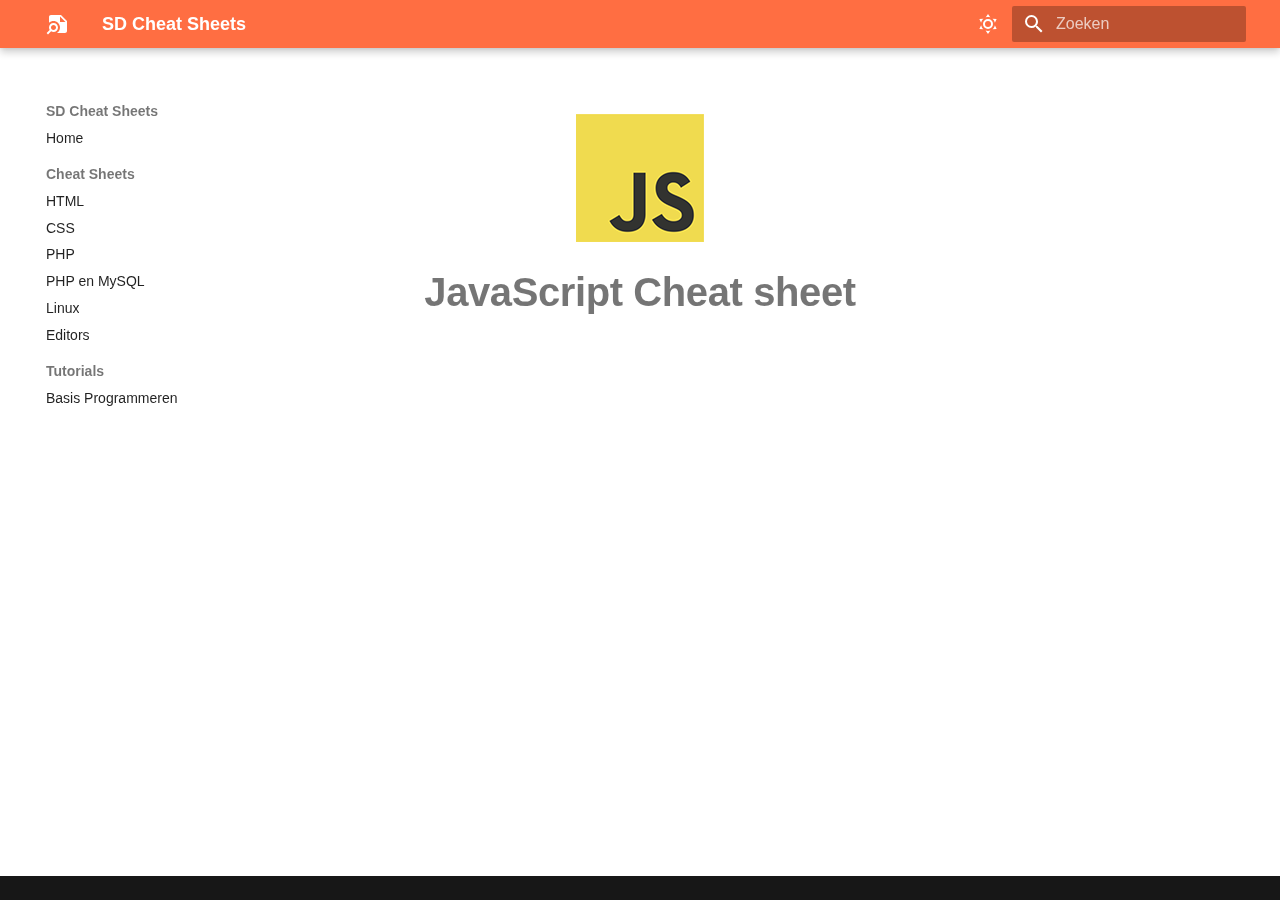
<file: javascript/index.html>
<!doctype html>
<html lang="nl" class="no-js">
  <head>
    
      <meta charset="utf-8">
      <meta name="viewport" content="width=device-width,initial-scale=1">
      
      
      
      
      
      
      <link rel="icon" href="../assets/icons/note-search-blue-16.png">
      <meta name="generator" content="mkdocs-1.6.0, mkdocs-material-9.5.29">
    
    
      
        <title>Javascript - SD Cheat Sheets</title>
      
    
    
      <link rel="stylesheet" href="../assets/stylesheets/main.76a95c52.min.css">
      
        
        <link rel="stylesheet" href="../assets/stylesheets/palette.06af60db.min.css">
      
      


    
    
      
    
    
      
        
        
        <link rel="preconnect" href="https://fonts.gstatic.com" crossorigin>
        <link rel="stylesheet" href="https://fonts.googleapis.com/css?family=Segoe+UI:300,300i,400,400i,700,700i%7CRoboto+Mono:400,400i,700,700i&display=fallback">
        <style>:root{--md-text-font:"Segoe UI";--md-code-font:"Roboto Mono"}</style>
      
    
    
      <link rel="stylesheet" href="../stylesheets/sdcheatsheets.css">
    
    <script>__md_scope=new URL("..",location),__md_hash=e=>[...e].reduce((e,_)=>(e<<5)-e+_.charCodeAt(0),0),__md_get=(e,_=localStorage,t=__md_scope)=>JSON.parse(_.getItem(t.pathname+"."+e)),__md_set=(e,_,t=localStorage,a=__md_scope)=>{try{t.setItem(a.pathname+"."+e,JSON.stringify(_))}catch(e){}}</script>
    
      

    
    
    
  </head>
  
  
    
    
      
    
    
    
    
    <body dir="ltr" data-md-color-scheme="default" data-md-color-primary="deep-orange" data-md-color-accent="indigo">
  
    
    <input class="md-toggle" data-md-toggle="drawer" type="checkbox" id="__drawer" autocomplete="off">
    <input class="md-toggle" data-md-toggle="search" type="checkbox" id="__search" autocomplete="off">
    <label class="md-overlay" for="__drawer"></label>
    <div data-md-component="skip">
      
        
        <a href="#javascript-cheat-sheet" class="md-skip">
          Ga naar inhoud
        </a>
      
    </div>
    <div data-md-component="announce">
      
    </div>
    
    
      

  

<header class="md-header md-header--shadow" data-md-component="header">
  <nav class="md-header__inner md-grid" aria-label="Header">
    <a href=".." title="SD Cheat Sheets" class="md-header__button md-logo" aria-label="SD Cheat Sheets" data-md-component="logo">
      
  <img src="../assets/logo.png" alt="logo">

    </a>
    <label class="md-header__button md-icon" for="__drawer">
      
      <svg xmlns="http://www.w3.org/2000/svg" viewBox="0 0 24 24"><path d="M3 6h18v2H3V6m0 5h18v2H3v-2m0 5h18v2H3v-2Z"/></svg>
    </label>
    <div class="md-header__title" data-md-component="header-title">
      <div class="md-header__ellipsis">
        <div class="md-header__topic">
          <span class="md-ellipsis">
            SD Cheat Sheets
          </span>
        </div>
        <div class="md-header__topic" data-md-component="header-topic">
          <span class="md-ellipsis">
            
              Javascript
            
          </span>
        </div>
      </div>
    </div>
    
      
        <form class="md-header__option" data-md-component="palette">
  
    
    
    
    <input class="md-option" data-md-color-media="(prefers-color-scheme: light)" data-md-color-scheme="default" data-md-color-primary="deep-orange" data-md-color-accent="indigo"  aria-label="Switch to dark mode"  type="radio" name="__palette" id="__palette_0">
    
      <label class="md-header__button md-icon" title="Switch to dark mode" for="__palette_1" hidden>
        <svg xmlns="http://www.w3.org/2000/svg" viewBox="0 0 24 24"><path d="M12 7a5 5 0 0 1 5 5 5 5 0 0 1-5 5 5 5 0 0 1-5-5 5 5 0 0 1 5-5m0 2a3 3 0 0 0-3 3 3 3 0 0 0 3 3 3 3 0 0 0 3-3 3 3 0 0 0-3-3m0-7 2.39 3.42C13.65 5.15 12.84 5 12 5c-.84 0-1.65.15-2.39.42L12 2M3.34 7l4.16-.35A7.2 7.2 0 0 0 5.94 8.5c-.44.74-.69 1.5-.83 2.29L3.34 7m.02 10 1.76-3.77a7.131 7.131 0 0 0 2.38 4.14L3.36 17M20.65 7l-1.77 3.79a7.023 7.023 0 0 0-2.38-4.15l4.15.36m-.01 10-4.14.36c.59-.51 1.12-1.14 1.54-1.86.42-.73.69-1.5.83-2.29L20.64 17M12 22l-2.41-3.44c.74.27 1.55.44 2.41.44.82 0 1.63-.17 2.37-.44L12 22Z"/></svg>
      </label>
    
  
    
    
    
    <input class="md-option" data-md-color-media="(prefers-color-scheme: dark)" data-md-color-scheme="slate" data-md-color-primary="deep-orange" data-md-color-accent="indigo"  aria-label="Switch to light mode"  type="radio" name="__palette" id="__palette_1">
    
      <label class="md-header__button md-icon" title="Switch to light mode" for="__palette_0" hidden>
        <svg xmlns="http://www.w3.org/2000/svg" viewBox="0 0 24 24"><path d="m17.75 4.09-2.53 1.94.91 3.06-2.63-1.81-2.63 1.81.91-3.06-2.53-1.94L12.44 4l1.06-3 1.06 3 3.19.09m3.5 6.91-1.64 1.25.59 1.98-1.7-1.17-1.7 1.17.59-1.98L15.75 11l2.06-.05L18.5 9l.69 1.95 2.06.05m-2.28 4.95c.83-.08 1.72 1.1 1.19 1.85-.32.45-.66.87-1.08 1.27C15.17 23 8.84 23 4.94 19.07c-3.91-3.9-3.91-10.24 0-14.14.4-.4.82-.76 1.27-1.08.75-.53 1.93.36 1.85 1.19-.27 2.86.69 5.83 2.89 8.02a9.96 9.96 0 0 0 8.02 2.89m-1.64 2.02a12.08 12.08 0 0 1-7.8-3.47c-2.17-2.19-3.33-5-3.49-7.82-2.81 3.14-2.7 7.96.31 10.98 3.02 3.01 7.84 3.12 10.98.31Z"/></svg>
      </label>
    
  
</form>
      
    
    
      <script>var media,input,key,value,palette=__md_get("__palette");if(palette&&palette.color){"(prefers-color-scheme)"===palette.color.media&&(media=matchMedia("(prefers-color-scheme: light)"),input=document.querySelector(media.matches?"[data-md-color-media='(prefers-color-scheme: light)']":"[data-md-color-media='(prefers-color-scheme: dark)']"),palette.color.media=input.getAttribute("data-md-color-media"),palette.color.scheme=input.getAttribute("data-md-color-scheme"),palette.color.primary=input.getAttribute("data-md-color-primary"),palette.color.accent=input.getAttribute("data-md-color-accent"));for([key,value]of Object.entries(palette.color))document.body.setAttribute("data-md-color-"+key,value)}</script>
    
    
    
      <label class="md-header__button md-icon" for="__search">
        
        <svg xmlns="http://www.w3.org/2000/svg" viewBox="0 0 24 24"><path d="M9.5 3A6.5 6.5 0 0 1 16 9.5c0 1.61-.59 3.09-1.56 4.23l.27.27h.79l5 5-1.5 1.5-5-5v-.79l-.27-.27A6.516 6.516 0 0 1 9.5 16 6.5 6.5 0 0 1 3 9.5 6.5 6.5 0 0 1 9.5 3m0 2C7 5 5 7 5 9.5S7 14 9.5 14 14 12 14 9.5 12 5 9.5 5Z"/></svg>
      </label>
      <div class="md-search" data-md-component="search" role="dialog">
  <label class="md-search__overlay" for="__search"></label>
  <div class="md-search__inner" role="search">
    <form class="md-search__form" name="search">
      <input type="text" class="md-search__input" name="query" aria-label="Zoeken" placeholder="Zoeken" autocapitalize="off" autocorrect="off" autocomplete="off" spellcheck="false" data-md-component="search-query" required>
      <label class="md-search__icon md-icon" for="__search">
        
        <svg xmlns="http://www.w3.org/2000/svg" viewBox="0 0 24 24"><path d="M9.5 3A6.5 6.5 0 0 1 16 9.5c0 1.61-.59 3.09-1.56 4.23l.27.27h.79l5 5-1.5 1.5-5-5v-.79l-.27-.27A6.516 6.516 0 0 1 9.5 16 6.5 6.5 0 0 1 3 9.5 6.5 6.5 0 0 1 9.5 3m0 2C7 5 5 7 5 9.5S7 14 9.5 14 14 12 14 9.5 12 5 9.5 5Z"/></svg>
        
        <svg xmlns="http://www.w3.org/2000/svg" viewBox="0 0 24 24"><path d="M20 11v2H8l5.5 5.5-1.42 1.42L4.16 12l7.92-7.92L13.5 5.5 8 11h12Z"/></svg>
      </label>
      <nav class="md-search__options" aria-label="Zoeken">
        
        <button type="reset" class="md-search__icon md-icon" title="Leegmaken" aria-label="Leegmaken" tabindex="-1">
          
          <svg xmlns="http://www.w3.org/2000/svg" viewBox="0 0 24 24"><path d="M19 6.41 17.59 5 12 10.59 6.41 5 5 6.41 10.59 12 5 17.59 6.41 19 12 13.41 17.59 19 19 17.59 13.41 12 19 6.41Z"/></svg>
        </button>
      </nav>
      
    </form>
    <div class="md-search__output">
      <div class="md-search__scrollwrap" tabindex="0" data-md-scrollfix>
        <div class="md-search-result" data-md-component="search-result">
          <div class="md-search-result__meta">
            Zoeken initialiseren
          </div>
          <ol class="md-search-result__list" role="presentation"></ol>
        </div>
      </div>
    </div>
  </div>
</div>
    
    
  </nav>
  
</header>
    
    <div class="md-container" data-md-component="container">
      
      
        
          
        
      
      <main class="md-main" data-md-component="main">
        <div class="md-main__inner md-grid">
          
            
              
              <div class="md-sidebar md-sidebar--primary" data-md-component="sidebar" data-md-type="navigation" >
                <div class="md-sidebar__scrollwrap">
                  <div class="md-sidebar__inner">
                    



<nav class="md-nav md-nav--primary" aria-label="Navigatie" data-md-level="0">
  <label class="md-nav__title" for="__drawer">
    <a href=".." title="SD Cheat Sheets" class="md-nav__button md-logo" aria-label="SD Cheat Sheets" data-md-component="logo">
      
  <img src="../assets/logo.png" alt="logo">

    </a>
    SD Cheat Sheets
  </label>
  
  <ul class="md-nav__list" data-md-scrollfix>
    
      
      
  
  
  
  
    <li class="md-nav__item">
      <a href=".." class="md-nav__link">
        
  
  <span class="md-ellipsis">
    Home
  </span>
  

      </a>
    </li>
  

    
      
      
  
  
  
  
    
    
    
      
        
        
      
    
    
    <li class="md-nav__item md-nav__item--section md-nav__item--nested">
      
        
        
        <input class="md-nav__toggle md-toggle " type="checkbox" id="__nav_2" >
        
          
          <label class="md-nav__link" for="__nav_2" id="__nav_2_label" tabindex="">
            
  
  <span class="md-ellipsis">
    Cheat Sheets
  </span>
  

            <span class="md-nav__icon md-icon"></span>
          </label>
        
        <nav class="md-nav" data-md-level="1" aria-labelledby="__nav_2_label" aria-expanded="false">
          <label class="md-nav__title" for="__nav_2">
            <span class="md-nav__icon md-icon"></span>
            Cheat Sheets
          </label>
          <ul class="md-nav__list" data-md-scrollfix>
            
              
                
  
  
  
  
    <li class="md-nav__item">
      <a href="../html/" class="md-nav__link">
        
  
  <span class="md-ellipsis">
    HTML
  </span>
  

      </a>
    </li>
  

              
            
              
                
  
  
  
  
    <li class="md-nav__item">
      <a href="../css/" class="md-nav__link">
        
  
  <span class="md-ellipsis">
    CSS
  </span>
  

      </a>
    </li>
  

              
            
              
                
  
  
  
  
    <li class="md-nav__item">
      <a href="../php/" class="md-nav__link">
        
  
  <span class="md-ellipsis">
    PHP
  </span>
  

      </a>
    </li>
  

              
            
              
                
  
  
  
  
    <li class="md-nav__item">
      <a href="../phpenmysql/" class="md-nav__link">
        
  
  <span class="md-ellipsis">
    PHP en MySQL
  </span>
  

      </a>
    </li>
  

              
            
              
                
  
  
  
  
    <li class="md-nav__item">
      <a href="../linux/" class="md-nav__link">
        
  
  <span class="md-ellipsis">
    Linux
  </span>
  

      </a>
    </li>
  

              
            
              
                
  
  
  
  
    <li class="md-nav__item">
      <a href="../editors/" class="md-nav__link">
        
  
  <span class="md-ellipsis">
    Editors
  </span>
  

      </a>
    </li>
  

              
            
          </ul>
        </nav>
      
    </li>
  

    
      
      
  
  
  
  
    
    
    
      
        
        
      
    
    
    <li class="md-nav__item md-nav__item--section md-nav__item--nested">
      
        
        
        <input class="md-nav__toggle md-toggle " type="checkbox" id="__nav_3" >
        
          
          <label class="md-nav__link" for="__nav_3" id="__nav_3_label" tabindex="">
            
  
  <span class="md-ellipsis">
    Tutorials
  </span>
  

            <span class="md-nav__icon md-icon"></span>
          </label>
        
        <nav class="md-nav" data-md-level="1" aria-labelledby="__nav_3_label" aria-expanded="false">
          <label class="md-nav__title" for="__nav_3">
            <span class="md-nav__icon md-icon"></span>
            Tutorials
          </label>
          <ul class="md-nav__list" data-md-scrollfix>
            
              
                
  
  
  
  
    <li class="md-nav__item">
      <a href="../basis-programmeren/" class="md-nav__link">
        
  
  <span class="md-ellipsis">
    Basis Programmeren
  </span>
  

      </a>
    </li>
  

              
            
          </ul>
        </nav>
      
    </li>
  

    
  </ul>
</nav>
                  </div>
                </div>
              </div>
            
            
              
              <div class="md-sidebar md-sidebar--secondary" data-md-component="sidebar" data-md-type="toc" >
                <div class="md-sidebar__scrollwrap">
                  <div class="md-sidebar__inner">
                    

<nav class="md-nav md-nav--secondary" aria-label="Inhoudsopgave">
  
  
  
    
  
  
</nav>
                  </div>
                </div>
              </div>
            
          
          
            <div class="md-content" data-md-component="content">
              <article class="md-content__inner md-typeset">
                
                  


<div class="sdcs-header">
<p><img alt="" src="../assets/images/JavaScript-logo.png" /></p>
</div>
<h1 id="javascript-cheat-sheet">JavaScript Cheat sheet</h1>












                
              </article>
            </div>
          
          
<script>var target=document.getElementById(location.hash.slice(1));target&&target.name&&(target.checked=target.name.startsWith("__tabbed_"))</script>
        </div>
        
      </main>
      
        <footer class="md-footer">
  
  <div class="md-footer-meta md-typeset">
    <div class="md-footer-meta__inner md-grid">
      <div class="md-copyright">
  
  
</div>
      
    </div>
  </div>
</footer>
      
    </div>
    <div class="md-dialog" data-md-component="dialog">
      <div class="md-dialog__inner md-typeset"></div>
    </div>
    
    
    <script id="__config" type="application/json">{"base": "..", "features": ["content.code.copy", "content.code.annotate", "navigation.sections"], "search": "../assets/javascripts/workers/search.b8dbb3d2.min.js", "translations": {"clipboard.copied": "Gekopieerd naar klembord", "clipboard.copy": "Kopi\u00ebren naar klembord", "search.result.more.one": "1 extra overeenkomst op deze pagina", "search.result.more.other": "# extra overeenkomsten op deze pagina", "search.result.none": "Geen overeenkomende documenten", "search.result.one": "1 overeenkomende document", "search.result.other": "# overeenkomende documenten", "search.result.placeholder": "Typ om te beginnen met zoeken", "search.result.term.missing": "Ontbreekt", "select.version": "Selecteer versie"}}</script>
    
    
      <script src="../assets/javascripts/bundle.fe8b6f2b.min.js"></script>
      
    
  </body>
</html>
</file>
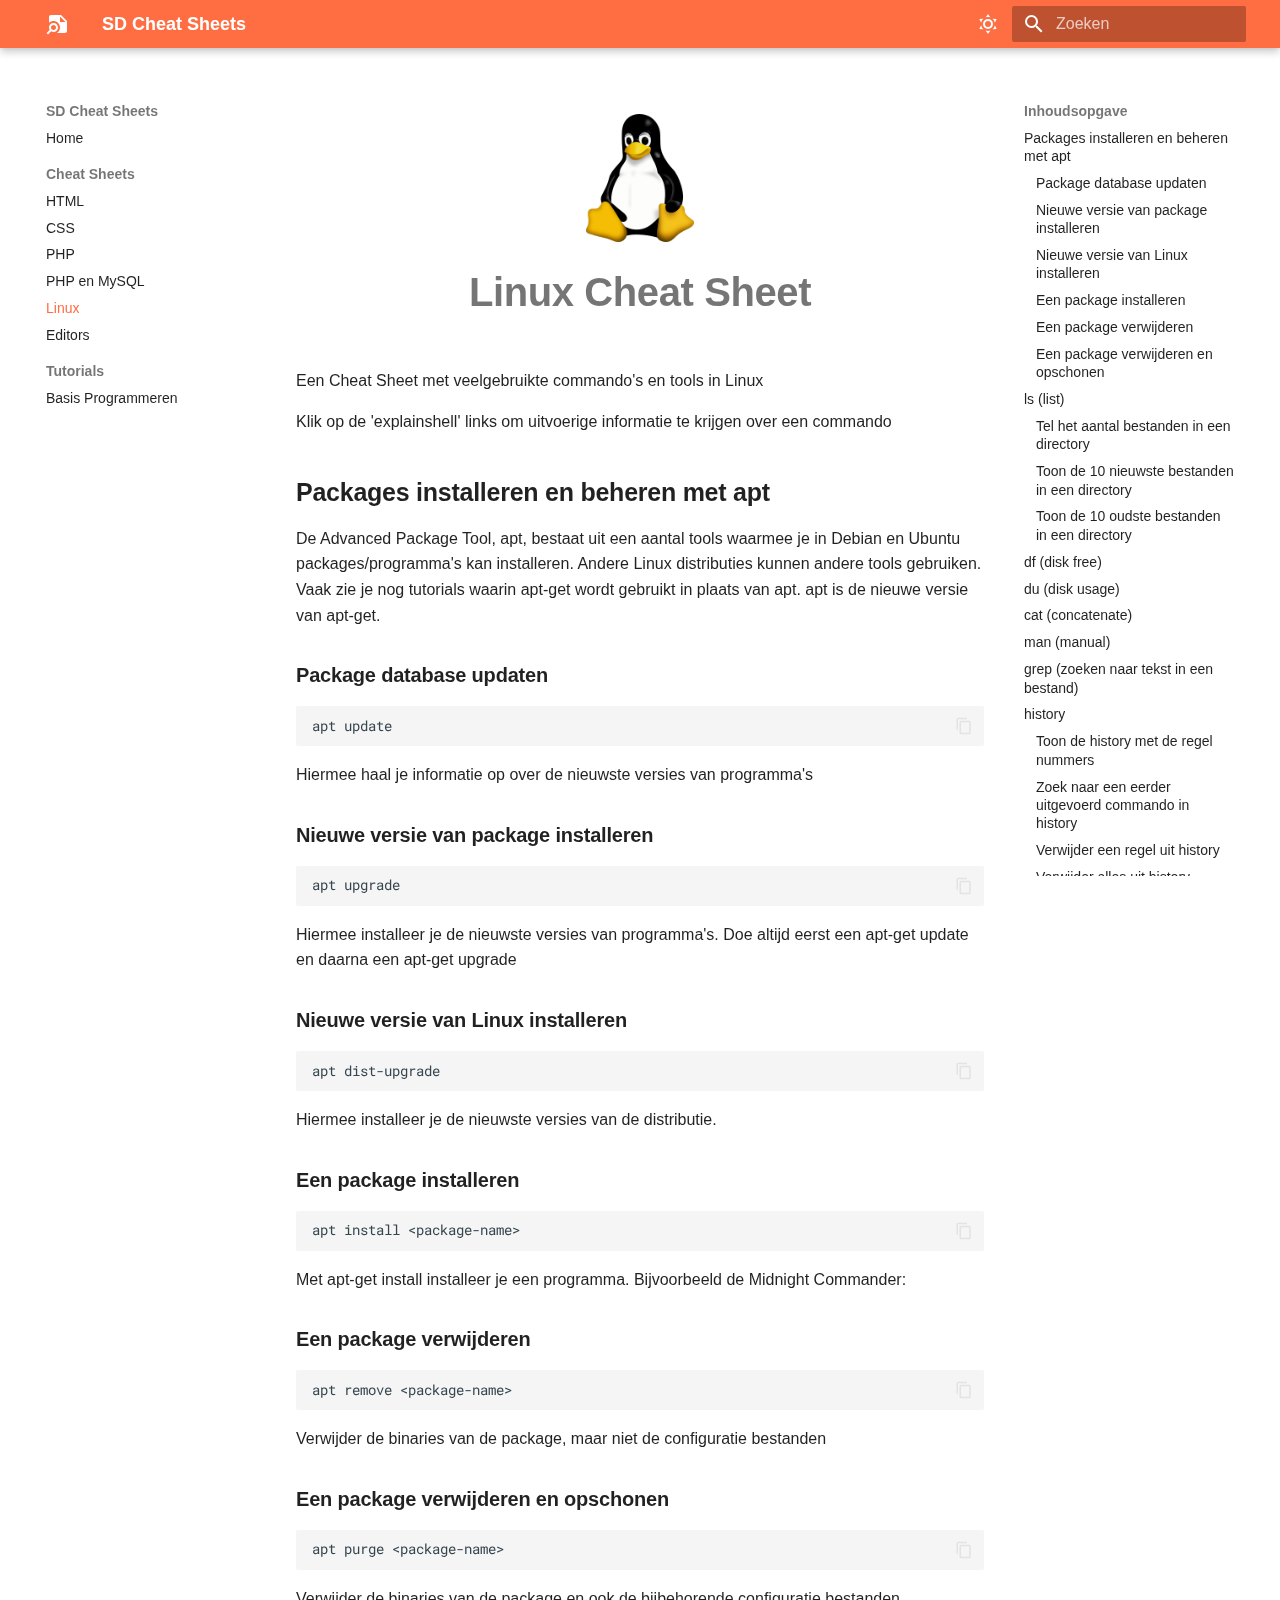
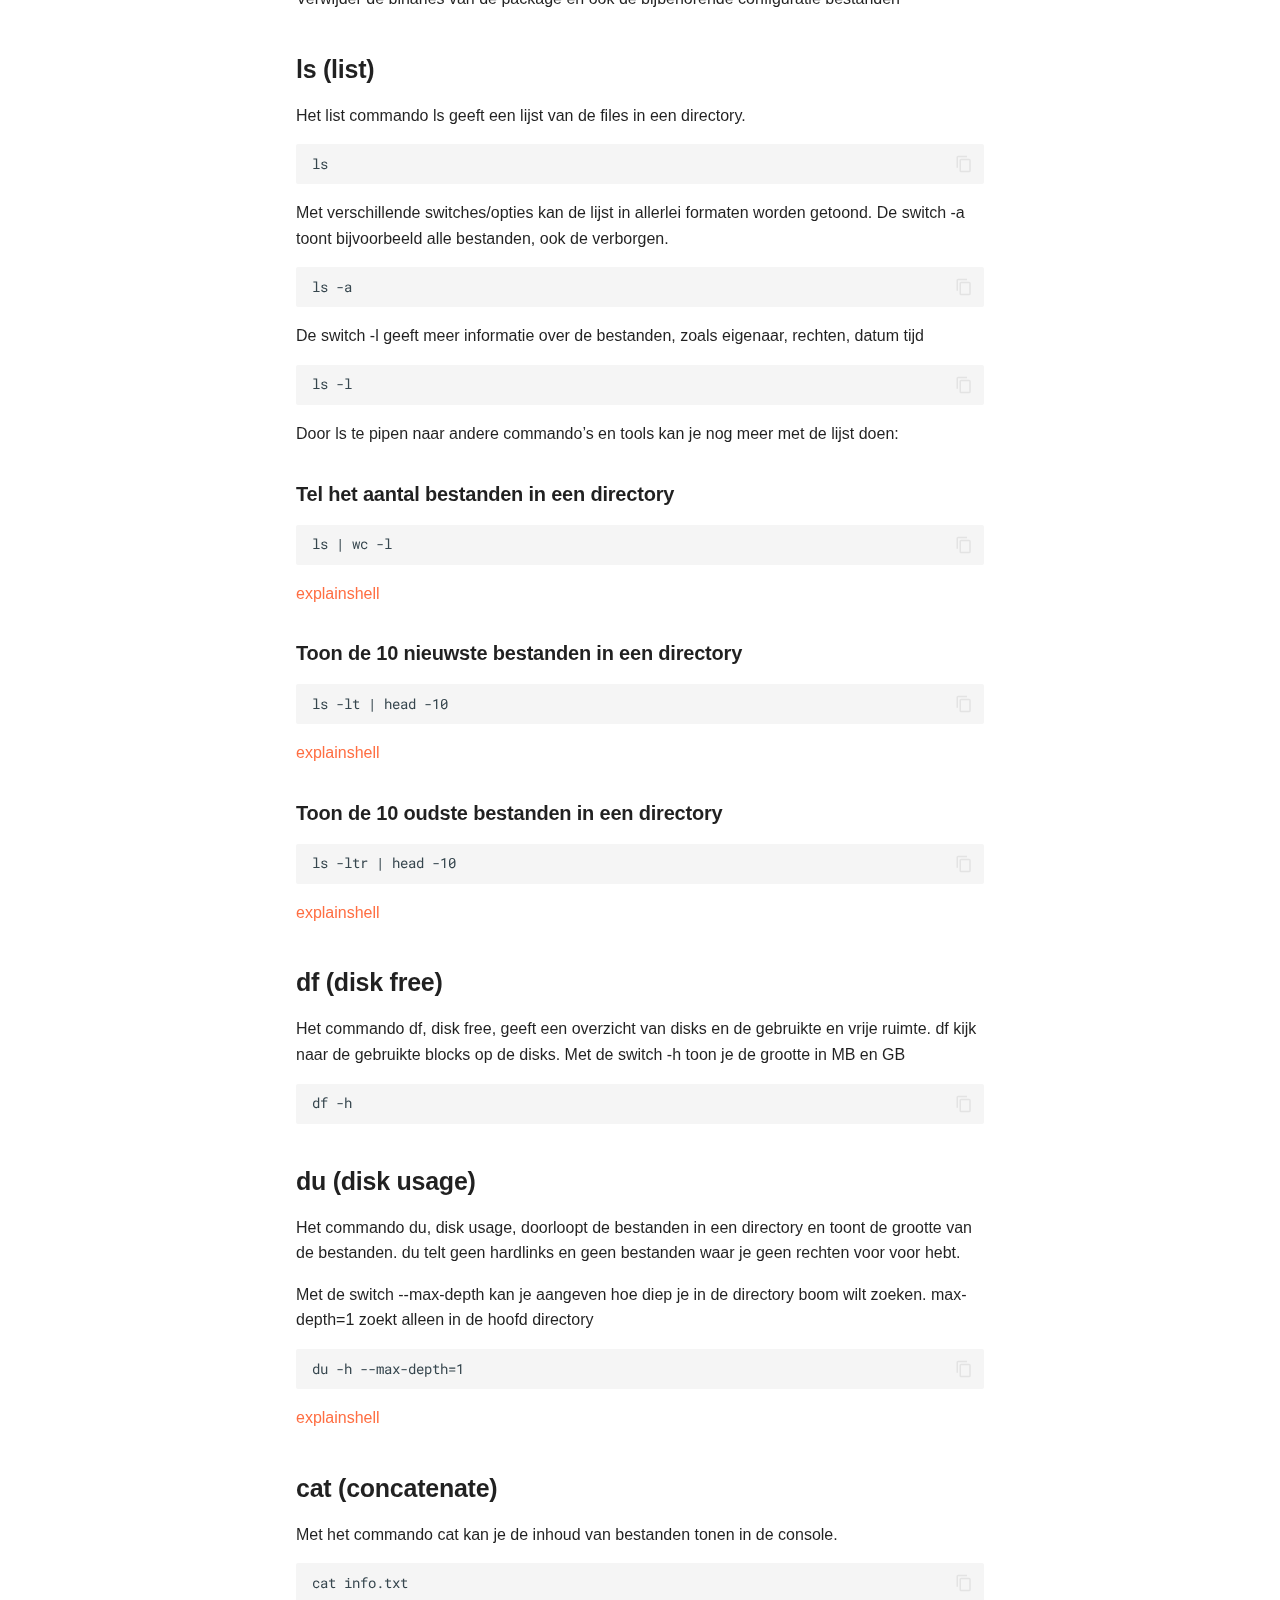
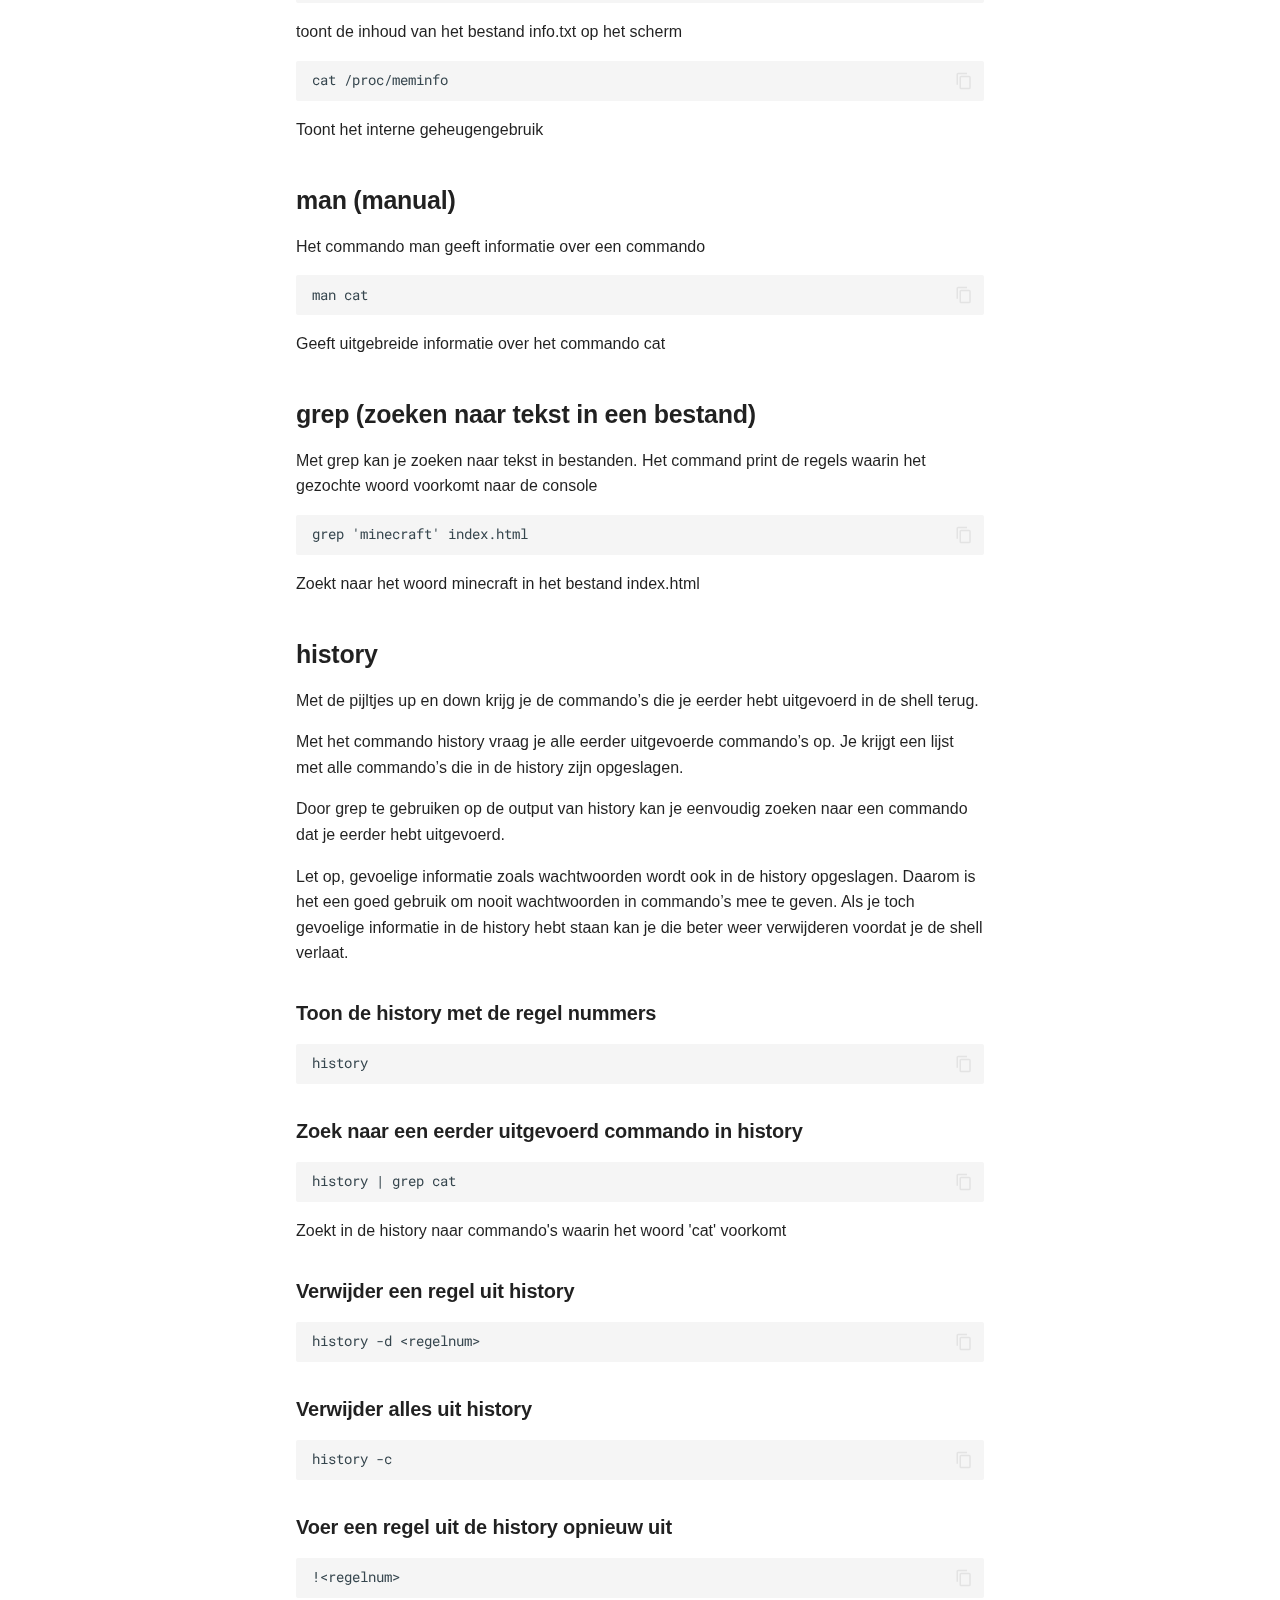
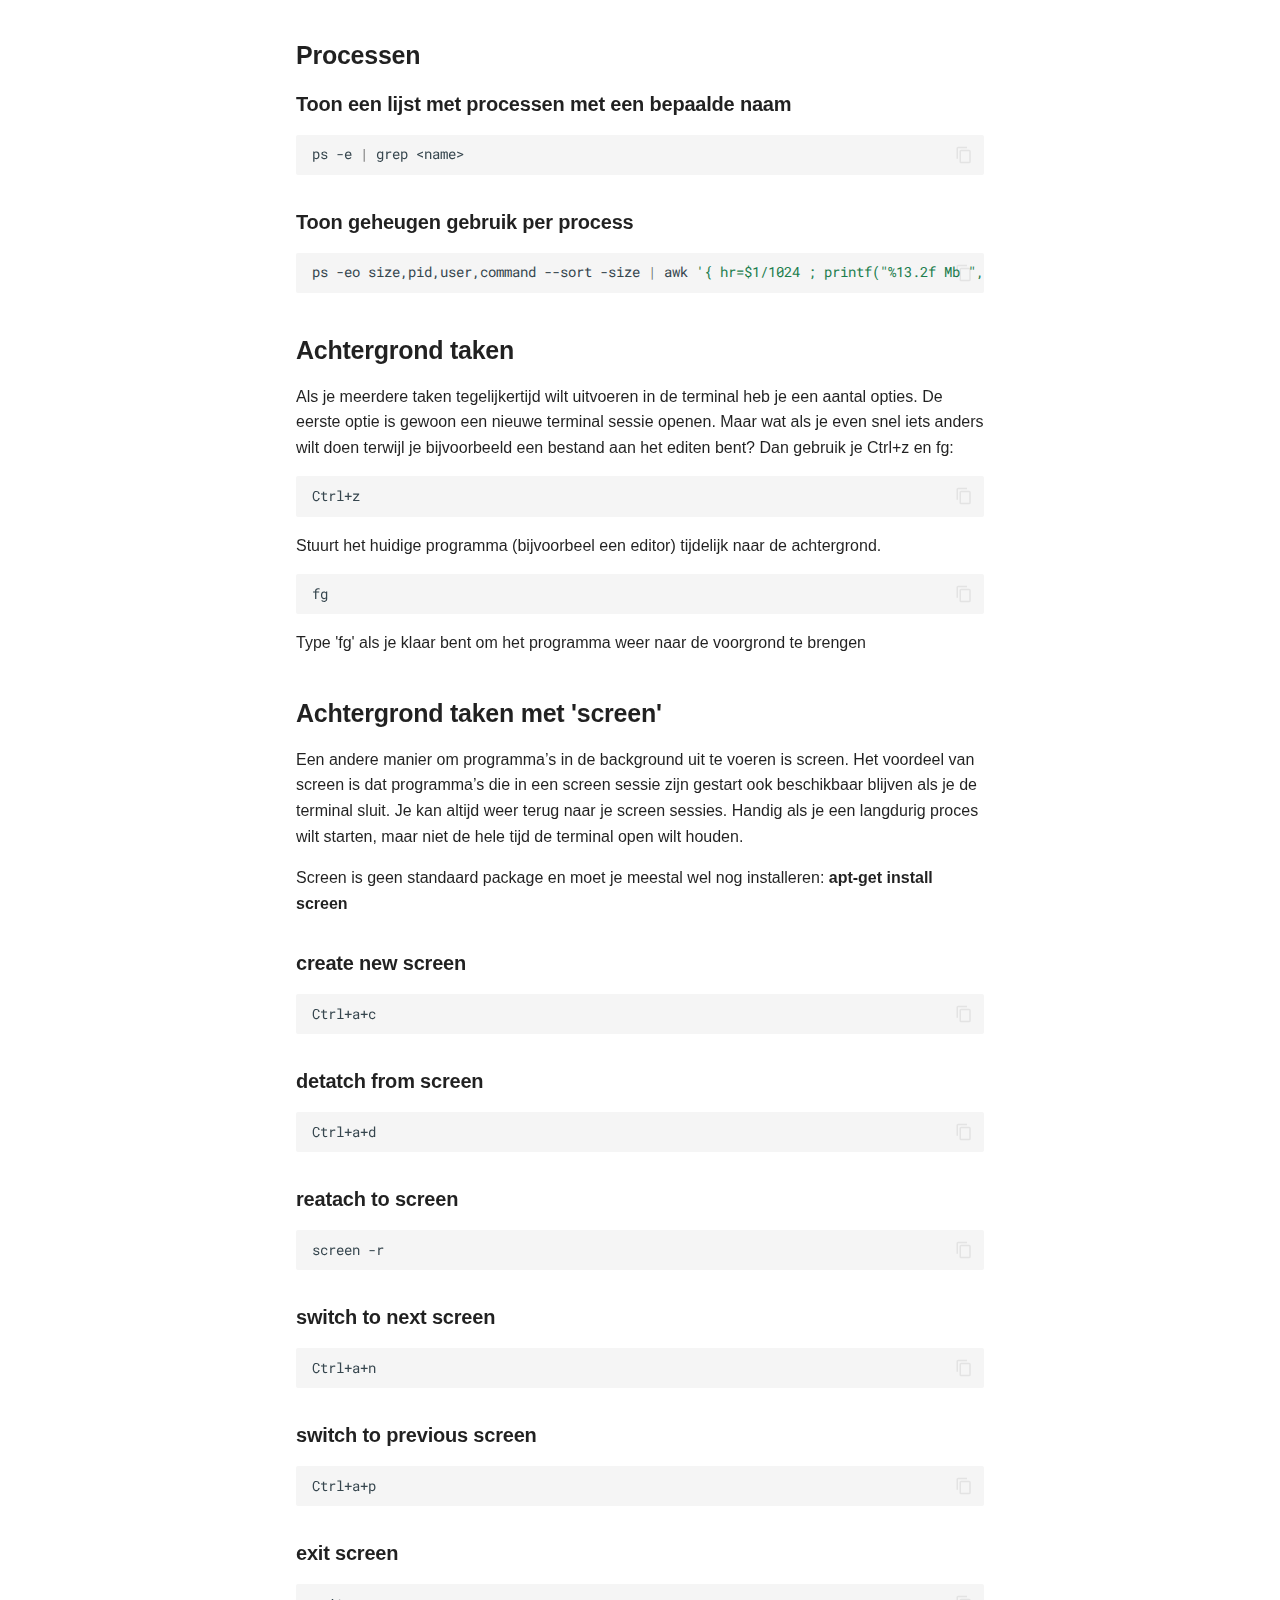
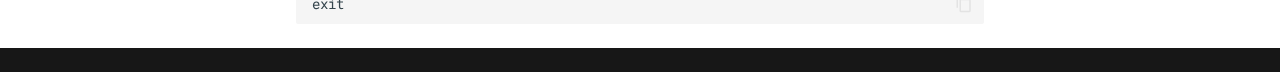
<file: linux/index.html>
<!doctype html>
<html lang="nl" class="no-js">
  <head>
    
      <meta charset="utf-8">
      <meta name="viewport" content="width=device-width,initial-scale=1">
      
      
      
      
        <link rel="prev" href="../phpenmysql/">
      
      
        <link rel="next" href="../editors/">
      
      
      <link rel="icon" href="../assets/icons/note-search-blue-16.png">
      <meta name="generator" content="mkdocs-1.6.0, mkdocs-material-9.5.29">
    
    
      
        <title>Linux - SD Cheat Sheets</title>
      
    
    
      <link rel="stylesheet" href="../assets/stylesheets/main.76a95c52.min.css">
      
        
        <link rel="stylesheet" href="../assets/stylesheets/palette.06af60db.min.css">
      
      


    
    
      
    
    
      
        
        
        <link rel="preconnect" href="https://fonts.gstatic.com" crossorigin>
        <link rel="stylesheet" href="https://fonts.googleapis.com/css?family=Segoe+UI:300,300i,400,400i,700,700i%7CRoboto+Mono:400,400i,700,700i&display=fallback">
        <style>:root{--md-text-font:"Segoe UI";--md-code-font:"Roboto Mono"}</style>
      
    
    
      <link rel="stylesheet" href="../stylesheets/sdcheatsheets.css">
    
    <script>__md_scope=new URL("..",location),__md_hash=e=>[...e].reduce((e,_)=>(e<<5)-e+_.charCodeAt(0),0),__md_get=(e,_=localStorage,t=__md_scope)=>JSON.parse(_.getItem(t.pathname+"."+e)),__md_set=(e,_,t=localStorage,a=__md_scope)=>{try{t.setItem(a.pathname+"."+e,JSON.stringify(_))}catch(e){}}</script>
    
      

    
    
    
  </head>
  
  
    
    
      
    
    
    
    
    <body dir="ltr" data-md-color-scheme="default" data-md-color-primary="deep-orange" data-md-color-accent="indigo">
  
    
    <input class="md-toggle" data-md-toggle="drawer" type="checkbox" id="__drawer" autocomplete="off">
    <input class="md-toggle" data-md-toggle="search" type="checkbox" id="__search" autocomplete="off">
    <label class="md-overlay" for="__drawer"></label>
    <div data-md-component="skip">
      
        
        <a href="#linux-cheat-sheet" class="md-skip">
          Ga naar inhoud
        </a>
      
    </div>
    <div data-md-component="announce">
      
    </div>
    
    
      

  

<header class="md-header md-header--shadow" data-md-component="header">
  <nav class="md-header__inner md-grid" aria-label="Header">
    <a href=".." title="SD Cheat Sheets" class="md-header__button md-logo" aria-label="SD Cheat Sheets" data-md-component="logo">
      
  <img src="../assets/logo.png" alt="logo">

    </a>
    <label class="md-header__button md-icon" for="__drawer">
      
      <svg xmlns="http://www.w3.org/2000/svg" viewBox="0 0 24 24"><path d="M3 6h18v2H3V6m0 5h18v2H3v-2m0 5h18v2H3v-2Z"/></svg>
    </label>
    <div class="md-header__title" data-md-component="header-title">
      <div class="md-header__ellipsis">
        <div class="md-header__topic">
          <span class="md-ellipsis">
            SD Cheat Sheets
          </span>
        </div>
        <div class="md-header__topic" data-md-component="header-topic">
          <span class="md-ellipsis">
            
              Linux
            
          </span>
        </div>
      </div>
    </div>
    
      
        <form class="md-header__option" data-md-component="palette">
  
    
    
    
    <input class="md-option" data-md-color-media="(prefers-color-scheme: light)" data-md-color-scheme="default" data-md-color-primary="deep-orange" data-md-color-accent="indigo"  aria-label="Switch to dark mode"  type="radio" name="__palette" id="__palette_0">
    
      <label class="md-header__button md-icon" title="Switch to dark mode" for="__palette_1" hidden>
        <svg xmlns="http://www.w3.org/2000/svg" viewBox="0 0 24 24"><path d="M12 7a5 5 0 0 1 5 5 5 5 0 0 1-5 5 5 5 0 0 1-5-5 5 5 0 0 1 5-5m0 2a3 3 0 0 0-3 3 3 3 0 0 0 3 3 3 3 0 0 0 3-3 3 3 0 0 0-3-3m0-7 2.39 3.42C13.65 5.15 12.84 5 12 5c-.84 0-1.65.15-2.39.42L12 2M3.34 7l4.16-.35A7.2 7.2 0 0 0 5.94 8.5c-.44.74-.69 1.5-.83 2.29L3.34 7m.02 10 1.76-3.77a7.131 7.131 0 0 0 2.38 4.14L3.36 17M20.65 7l-1.77 3.79a7.023 7.023 0 0 0-2.38-4.15l4.15.36m-.01 10-4.14.36c.59-.51 1.12-1.14 1.54-1.86.42-.73.69-1.5.83-2.29L20.64 17M12 22l-2.41-3.44c.74.27 1.55.44 2.41.44.82 0 1.63-.17 2.37-.44L12 22Z"/></svg>
      </label>
    
  
    
    
    
    <input class="md-option" data-md-color-media="(prefers-color-scheme: dark)" data-md-color-scheme="slate" data-md-color-primary="deep-orange" data-md-color-accent="indigo"  aria-label="Switch to light mode"  type="radio" name="__palette" id="__palette_1">
    
      <label class="md-header__button md-icon" title="Switch to light mode" for="__palette_0" hidden>
        <svg xmlns="http://www.w3.org/2000/svg" viewBox="0 0 24 24"><path d="m17.75 4.09-2.53 1.94.91 3.06-2.63-1.81-2.63 1.81.91-3.06-2.53-1.94L12.44 4l1.06-3 1.06 3 3.19.09m3.5 6.91-1.64 1.25.59 1.98-1.7-1.17-1.7 1.17.59-1.98L15.75 11l2.06-.05L18.5 9l.69 1.95 2.06.05m-2.28 4.95c.83-.08 1.72 1.1 1.19 1.85-.32.45-.66.87-1.08 1.27C15.17 23 8.84 23 4.94 19.07c-3.91-3.9-3.91-10.24 0-14.14.4-.4.82-.76 1.27-1.08.75-.53 1.93.36 1.85 1.19-.27 2.86.69 5.83 2.89 8.02a9.96 9.96 0 0 0 8.02 2.89m-1.64 2.02a12.08 12.08 0 0 1-7.8-3.47c-2.17-2.19-3.33-5-3.49-7.82-2.81 3.14-2.7 7.96.31 10.98 3.02 3.01 7.84 3.12 10.98.31Z"/></svg>
      </label>
    
  
</form>
      
    
    
      <script>var media,input,key,value,palette=__md_get("__palette");if(palette&&palette.color){"(prefers-color-scheme)"===palette.color.media&&(media=matchMedia("(prefers-color-scheme: light)"),input=document.querySelector(media.matches?"[data-md-color-media='(prefers-color-scheme: light)']":"[data-md-color-media='(prefers-color-scheme: dark)']"),palette.color.media=input.getAttribute("data-md-color-media"),palette.color.scheme=input.getAttribute("data-md-color-scheme"),palette.color.primary=input.getAttribute("data-md-color-primary"),palette.color.accent=input.getAttribute("data-md-color-accent"));for([key,value]of Object.entries(palette.color))document.body.setAttribute("data-md-color-"+key,value)}</script>
    
    
    
      <label class="md-header__button md-icon" for="__search">
        
        <svg xmlns="http://www.w3.org/2000/svg" viewBox="0 0 24 24"><path d="M9.5 3A6.5 6.5 0 0 1 16 9.5c0 1.61-.59 3.09-1.56 4.23l.27.27h.79l5 5-1.5 1.5-5-5v-.79l-.27-.27A6.516 6.516 0 0 1 9.5 16 6.5 6.5 0 0 1 3 9.5 6.5 6.5 0 0 1 9.5 3m0 2C7 5 5 7 5 9.5S7 14 9.5 14 14 12 14 9.5 12 5 9.5 5Z"/></svg>
      </label>
      <div class="md-search" data-md-component="search" role="dialog">
  <label class="md-search__overlay" for="__search"></label>
  <div class="md-search__inner" role="search">
    <form class="md-search__form" name="search">
      <input type="text" class="md-search__input" name="query" aria-label="Zoeken" placeholder="Zoeken" autocapitalize="off" autocorrect="off" autocomplete="off" spellcheck="false" data-md-component="search-query" required>
      <label class="md-search__icon md-icon" for="__search">
        
        <svg xmlns="http://www.w3.org/2000/svg" viewBox="0 0 24 24"><path d="M9.5 3A6.5 6.5 0 0 1 16 9.5c0 1.61-.59 3.09-1.56 4.23l.27.27h.79l5 5-1.5 1.5-5-5v-.79l-.27-.27A6.516 6.516 0 0 1 9.5 16 6.5 6.5 0 0 1 3 9.5 6.5 6.5 0 0 1 9.5 3m0 2C7 5 5 7 5 9.5S7 14 9.5 14 14 12 14 9.5 12 5 9.5 5Z"/></svg>
        
        <svg xmlns="http://www.w3.org/2000/svg" viewBox="0 0 24 24"><path d="M20 11v2H8l5.5 5.5-1.42 1.42L4.16 12l7.92-7.92L13.5 5.5 8 11h12Z"/></svg>
      </label>
      <nav class="md-search__options" aria-label="Zoeken">
        
        <button type="reset" class="md-search__icon md-icon" title="Leegmaken" aria-label="Leegmaken" tabindex="-1">
          
          <svg xmlns="http://www.w3.org/2000/svg" viewBox="0 0 24 24"><path d="M19 6.41 17.59 5 12 10.59 6.41 5 5 6.41 10.59 12 5 17.59 6.41 19 12 13.41 17.59 19 19 17.59 13.41 12 19 6.41Z"/></svg>
        </button>
      </nav>
      
    </form>
    <div class="md-search__output">
      <div class="md-search__scrollwrap" tabindex="0" data-md-scrollfix>
        <div class="md-search-result" data-md-component="search-result">
          <div class="md-search-result__meta">
            Zoeken initialiseren
          </div>
          <ol class="md-search-result__list" role="presentation"></ol>
        </div>
      </div>
    </div>
  </div>
</div>
    
    
  </nav>
  
</header>
    
    <div class="md-container" data-md-component="container">
      
      
        
          
        
      
      <main class="md-main" data-md-component="main">
        <div class="md-main__inner md-grid">
          
            
              
              <div class="md-sidebar md-sidebar--primary" data-md-component="sidebar" data-md-type="navigation" >
                <div class="md-sidebar__scrollwrap">
                  <div class="md-sidebar__inner">
                    



<nav class="md-nav md-nav--primary" aria-label="Navigatie" data-md-level="0">
  <label class="md-nav__title" for="__drawer">
    <a href=".." title="SD Cheat Sheets" class="md-nav__button md-logo" aria-label="SD Cheat Sheets" data-md-component="logo">
      
  <img src="../assets/logo.png" alt="logo">

    </a>
    SD Cheat Sheets
  </label>
  
  <ul class="md-nav__list" data-md-scrollfix>
    
      
      
  
  
  
  
    <li class="md-nav__item">
      <a href=".." class="md-nav__link">
        
  
  <span class="md-ellipsis">
    Home
  </span>
  

      </a>
    </li>
  

    
      
      
  
  
    
  
  
  
    
    
    
      
        
        
      
    
    
    <li class="md-nav__item md-nav__item--active md-nav__item--section md-nav__item--nested">
      
        
        
        <input class="md-nav__toggle md-toggle " type="checkbox" id="__nav_2" checked>
        
          
          <label class="md-nav__link" for="__nav_2" id="__nav_2_label" tabindex="">
            
  
  <span class="md-ellipsis">
    Cheat Sheets
  </span>
  

            <span class="md-nav__icon md-icon"></span>
          </label>
        
        <nav class="md-nav" data-md-level="1" aria-labelledby="__nav_2_label" aria-expanded="true">
          <label class="md-nav__title" for="__nav_2">
            <span class="md-nav__icon md-icon"></span>
            Cheat Sheets
          </label>
          <ul class="md-nav__list" data-md-scrollfix>
            
              
                
  
  
  
  
    <li class="md-nav__item">
      <a href="../html/" class="md-nav__link">
        
  
  <span class="md-ellipsis">
    HTML
  </span>
  

      </a>
    </li>
  

              
            
              
                
  
  
  
  
    <li class="md-nav__item">
      <a href="../css/" class="md-nav__link">
        
  
  <span class="md-ellipsis">
    CSS
  </span>
  

      </a>
    </li>
  

              
            
              
                
  
  
  
  
    <li class="md-nav__item">
      <a href="../php/" class="md-nav__link">
        
  
  <span class="md-ellipsis">
    PHP
  </span>
  

      </a>
    </li>
  

              
            
              
                
  
  
  
  
    <li class="md-nav__item">
      <a href="../phpenmysql/" class="md-nav__link">
        
  
  <span class="md-ellipsis">
    PHP en MySQL
  </span>
  

      </a>
    </li>
  

              
            
              
                
  
  
    
  
  
  
    <li class="md-nav__item md-nav__item--active">
      
      <input class="md-nav__toggle md-toggle" type="checkbox" id="__toc">
      
      
        
      
      
        <label class="md-nav__link md-nav__link--active" for="__toc">
          
  
  <span class="md-ellipsis">
    Linux
  </span>
  

          <span class="md-nav__icon md-icon"></span>
        </label>
      
      <a href="./" class="md-nav__link md-nav__link--active">
        
  
  <span class="md-ellipsis">
    Linux
  </span>
  

      </a>
      
        

<nav class="md-nav md-nav--secondary" aria-label="Inhoudsopgave">
  
  
  
    
  
  
    <label class="md-nav__title" for="__toc">
      <span class="md-nav__icon md-icon"></span>
      Inhoudsopgave
    </label>
    <ul class="md-nav__list" data-md-component="toc" data-md-scrollfix>
      
        <li class="md-nav__item">
  <a href="#packages-installeren-en-beheren-met-apt" class="md-nav__link">
    <span class="md-ellipsis">
      Packages installeren en beheren met apt
    </span>
  </a>
  
    <nav class="md-nav" aria-label="Packages installeren en beheren met apt">
      <ul class="md-nav__list">
        
          <li class="md-nav__item">
  <a href="#package-database-updaten" class="md-nav__link">
    <span class="md-ellipsis">
      Package database updaten
    </span>
  </a>
  
</li>
        
          <li class="md-nav__item">
  <a href="#nieuwe-versie-van-package-installeren" class="md-nav__link">
    <span class="md-ellipsis">
      Nieuwe versie van package installeren
    </span>
  </a>
  
</li>
        
          <li class="md-nav__item">
  <a href="#nieuwe-versie-van-linux-installeren" class="md-nav__link">
    <span class="md-ellipsis">
      Nieuwe versie van Linux installeren
    </span>
  </a>
  
</li>
        
          <li class="md-nav__item">
  <a href="#een-package-installeren" class="md-nav__link">
    <span class="md-ellipsis">
      Een package installeren
    </span>
  </a>
  
</li>
        
          <li class="md-nav__item">
  <a href="#een-package-verwijderen" class="md-nav__link">
    <span class="md-ellipsis">
      Een package verwijderen
    </span>
  </a>
  
</li>
        
          <li class="md-nav__item">
  <a href="#een-package-verwijderen-en-opschonen" class="md-nav__link">
    <span class="md-ellipsis">
      Een package verwijderen en opschonen
    </span>
  </a>
  
</li>
        
      </ul>
    </nav>
  
</li>
      
        <li class="md-nav__item">
  <a href="#ls-list" class="md-nav__link">
    <span class="md-ellipsis">
      ls (list)
    </span>
  </a>
  
    <nav class="md-nav" aria-label="ls (list)">
      <ul class="md-nav__list">
        
          <li class="md-nav__item">
  <a href="#tel-het-aantal-bestanden-in-een-directory" class="md-nav__link">
    <span class="md-ellipsis">
      Tel het aantal bestanden in een directory
    </span>
  </a>
  
</li>
        
          <li class="md-nav__item">
  <a href="#toon-de-10-nieuwste-bestanden-in-een-directory" class="md-nav__link">
    <span class="md-ellipsis">
      Toon de 10 nieuwste bestanden in een directory
    </span>
  </a>
  
</li>
        
          <li class="md-nav__item">
  <a href="#toon-de-10-oudste-bestanden-in-een-directory" class="md-nav__link">
    <span class="md-ellipsis">
      Toon de 10 oudste bestanden in een directory
    </span>
  </a>
  
</li>
        
      </ul>
    </nav>
  
</li>
      
        <li class="md-nav__item">
  <a href="#df-disk-free" class="md-nav__link">
    <span class="md-ellipsis">
      df (disk free)
    </span>
  </a>
  
</li>
      
        <li class="md-nav__item">
  <a href="#du-disk-usage" class="md-nav__link">
    <span class="md-ellipsis">
      du (disk usage)
    </span>
  </a>
  
</li>
      
        <li class="md-nav__item">
  <a href="#cat-concatenate" class="md-nav__link">
    <span class="md-ellipsis">
      cat (concatenate)
    </span>
  </a>
  
</li>
      
        <li class="md-nav__item">
  <a href="#man-manual" class="md-nav__link">
    <span class="md-ellipsis">
      man (manual)
    </span>
  </a>
  
</li>
      
        <li class="md-nav__item">
  <a href="#grep-zoeken-naar-tekst-in-een-bestand" class="md-nav__link">
    <span class="md-ellipsis">
      grep (zoeken naar tekst in een bestand)
    </span>
  </a>
  
</li>
      
        <li class="md-nav__item">
  <a href="#history" class="md-nav__link">
    <span class="md-ellipsis">
      history
    </span>
  </a>
  
    <nav class="md-nav" aria-label="history">
      <ul class="md-nav__list">
        
          <li class="md-nav__item">
  <a href="#toon-de-history-met-de-regel-nummers" class="md-nav__link">
    <span class="md-ellipsis">
      Toon de history met de regel nummers
    </span>
  </a>
  
</li>
        
          <li class="md-nav__item">
  <a href="#zoek-naar-een-eerder-uitgevoerd-commando-in-history" class="md-nav__link">
    <span class="md-ellipsis">
      Zoek naar een eerder uitgevoerd commando in history
    </span>
  </a>
  
</li>
        
          <li class="md-nav__item">
  <a href="#verwijder-een-regel-uit-history" class="md-nav__link">
    <span class="md-ellipsis">
      Verwijder een regel uit history
    </span>
  </a>
  
</li>
        
          <li class="md-nav__item">
  <a href="#verwijder-alles-uit-history" class="md-nav__link">
    <span class="md-ellipsis">
      Verwijder alles uit history
    </span>
  </a>
  
</li>
        
          <li class="md-nav__item">
  <a href="#voer-een-regel-uit-de-history-opnieuw-uit" class="md-nav__link">
    <span class="md-ellipsis">
      Voer een regel uit de history opnieuw uit
    </span>
  </a>
  
</li>
        
      </ul>
    </nav>
  
</li>
      
        <li class="md-nav__item">
  <a href="#processen" class="md-nav__link">
    <span class="md-ellipsis">
      Processen
    </span>
  </a>
  
    <nav class="md-nav" aria-label="Processen">
      <ul class="md-nav__list">
        
          <li class="md-nav__item">
  <a href="#toon-een-lijst-met-processen-met-een-bepaalde-naam" class="md-nav__link">
    <span class="md-ellipsis">
      Toon een lijst met processen met een bepaalde naam
    </span>
  </a>
  
</li>
        
          <li class="md-nav__item">
  <a href="#toon-geheugen-gebruik-per-process" class="md-nav__link">
    <span class="md-ellipsis">
      Toon geheugen gebruik per process
    </span>
  </a>
  
</li>
        
      </ul>
    </nav>
  
</li>
      
        <li class="md-nav__item">
  <a href="#achtergrond-taken" class="md-nav__link">
    <span class="md-ellipsis">
      Achtergrond taken
    </span>
  </a>
  
</li>
      
        <li class="md-nav__item">
  <a href="#achtergrond-taken-met-screen" class="md-nav__link">
    <span class="md-ellipsis">
      Achtergrond taken met 'screen'
    </span>
  </a>
  
    <nav class="md-nav" aria-label="Achtergrond taken met 'screen'">
      <ul class="md-nav__list">
        
          <li class="md-nav__item">
  <a href="#create-new-screen" class="md-nav__link">
    <span class="md-ellipsis">
      create new screen
    </span>
  </a>
  
</li>
        
          <li class="md-nav__item">
  <a href="#detatch-from-screen" class="md-nav__link">
    <span class="md-ellipsis">
      detatch from screen
    </span>
  </a>
  
</li>
        
          <li class="md-nav__item">
  <a href="#reatach-to-screen" class="md-nav__link">
    <span class="md-ellipsis">
      reatach to screen
    </span>
  </a>
  
</li>
        
          <li class="md-nav__item">
  <a href="#switch-to-next-screen" class="md-nav__link">
    <span class="md-ellipsis">
      switch to next screen
    </span>
  </a>
  
</li>
        
          <li class="md-nav__item">
  <a href="#switch-to-previous-screen" class="md-nav__link">
    <span class="md-ellipsis">
      switch to previous screen
    </span>
  </a>
  
</li>
        
          <li class="md-nav__item">
  <a href="#exit-screen" class="md-nav__link">
    <span class="md-ellipsis">
      exit screen
    </span>
  </a>
  
</li>
        
      </ul>
    </nav>
  
</li>
      
    </ul>
  
</nav>
      
    </li>
  

              
            
              
                
  
  
  
  
    <li class="md-nav__item">
      <a href="../editors/" class="md-nav__link">
        
  
  <span class="md-ellipsis">
    Editors
  </span>
  

      </a>
    </li>
  

              
            
          </ul>
        </nav>
      
    </li>
  

    
      
      
  
  
  
  
    
    
    
      
        
        
      
    
    
    <li class="md-nav__item md-nav__item--section md-nav__item--nested">
      
        
        
        <input class="md-nav__toggle md-toggle " type="checkbox" id="__nav_3" >
        
          
          <label class="md-nav__link" for="__nav_3" id="__nav_3_label" tabindex="">
            
  
  <span class="md-ellipsis">
    Tutorials
  </span>
  

            <span class="md-nav__icon md-icon"></span>
          </label>
        
        <nav class="md-nav" data-md-level="1" aria-labelledby="__nav_3_label" aria-expanded="false">
          <label class="md-nav__title" for="__nav_3">
            <span class="md-nav__icon md-icon"></span>
            Tutorials
          </label>
          <ul class="md-nav__list" data-md-scrollfix>
            
              
                
  
  
  
  
    <li class="md-nav__item">
      <a href="../basis-programmeren/" class="md-nav__link">
        
  
  <span class="md-ellipsis">
    Basis Programmeren
  </span>
  

      </a>
    </li>
  

              
            
          </ul>
        </nav>
      
    </li>
  

    
  </ul>
</nav>
                  </div>
                </div>
              </div>
            
            
              
              <div class="md-sidebar md-sidebar--secondary" data-md-component="sidebar" data-md-type="toc" >
                <div class="md-sidebar__scrollwrap">
                  <div class="md-sidebar__inner">
                    

<nav class="md-nav md-nav--secondary" aria-label="Inhoudsopgave">
  
  
  
    
  
  
    <label class="md-nav__title" for="__toc">
      <span class="md-nav__icon md-icon"></span>
      Inhoudsopgave
    </label>
    <ul class="md-nav__list" data-md-component="toc" data-md-scrollfix>
      
        <li class="md-nav__item">
  <a href="#packages-installeren-en-beheren-met-apt" class="md-nav__link">
    <span class="md-ellipsis">
      Packages installeren en beheren met apt
    </span>
  </a>
  
    <nav class="md-nav" aria-label="Packages installeren en beheren met apt">
      <ul class="md-nav__list">
        
          <li class="md-nav__item">
  <a href="#package-database-updaten" class="md-nav__link">
    <span class="md-ellipsis">
      Package database updaten
    </span>
  </a>
  
</li>
        
          <li class="md-nav__item">
  <a href="#nieuwe-versie-van-package-installeren" class="md-nav__link">
    <span class="md-ellipsis">
      Nieuwe versie van package installeren
    </span>
  </a>
  
</li>
        
          <li class="md-nav__item">
  <a href="#nieuwe-versie-van-linux-installeren" class="md-nav__link">
    <span class="md-ellipsis">
      Nieuwe versie van Linux installeren
    </span>
  </a>
  
</li>
        
          <li class="md-nav__item">
  <a href="#een-package-installeren" class="md-nav__link">
    <span class="md-ellipsis">
      Een package installeren
    </span>
  </a>
  
</li>
        
          <li class="md-nav__item">
  <a href="#een-package-verwijderen" class="md-nav__link">
    <span class="md-ellipsis">
      Een package verwijderen
    </span>
  </a>
  
</li>
        
          <li class="md-nav__item">
  <a href="#een-package-verwijderen-en-opschonen" class="md-nav__link">
    <span class="md-ellipsis">
      Een package verwijderen en opschonen
    </span>
  </a>
  
</li>
        
      </ul>
    </nav>
  
</li>
      
        <li class="md-nav__item">
  <a href="#ls-list" class="md-nav__link">
    <span class="md-ellipsis">
      ls (list)
    </span>
  </a>
  
    <nav class="md-nav" aria-label="ls (list)">
      <ul class="md-nav__list">
        
          <li class="md-nav__item">
  <a href="#tel-het-aantal-bestanden-in-een-directory" class="md-nav__link">
    <span class="md-ellipsis">
      Tel het aantal bestanden in een directory
    </span>
  </a>
  
</li>
        
          <li class="md-nav__item">
  <a href="#toon-de-10-nieuwste-bestanden-in-een-directory" class="md-nav__link">
    <span class="md-ellipsis">
      Toon de 10 nieuwste bestanden in een directory
    </span>
  </a>
  
</li>
        
          <li class="md-nav__item">
  <a href="#toon-de-10-oudste-bestanden-in-een-directory" class="md-nav__link">
    <span class="md-ellipsis">
      Toon de 10 oudste bestanden in een directory
    </span>
  </a>
  
</li>
        
      </ul>
    </nav>
  
</li>
      
        <li class="md-nav__item">
  <a href="#df-disk-free" class="md-nav__link">
    <span class="md-ellipsis">
      df (disk free)
    </span>
  </a>
  
</li>
      
        <li class="md-nav__item">
  <a href="#du-disk-usage" class="md-nav__link">
    <span class="md-ellipsis">
      du (disk usage)
    </span>
  </a>
  
</li>
      
        <li class="md-nav__item">
  <a href="#cat-concatenate" class="md-nav__link">
    <span class="md-ellipsis">
      cat (concatenate)
    </span>
  </a>
  
</li>
      
        <li class="md-nav__item">
  <a href="#man-manual" class="md-nav__link">
    <span class="md-ellipsis">
      man (manual)
    </span>
  </a>
  
</li>
      
        <li class="md-nav__item">
  <a href="#grep-zoeken-naar-tekst-in-een-bestand" class="md-nav__link">
    <span class="md-ellipsis">
      grep (zoeken naar tekst in een bestand)
    </span>
  </a>
  
</li>
      
        <li class="md-nav__item">
  <a href="#history" class="md-nav__link">
    <span class="md-ellipsis">
      history
    </span>
  </a>
  
    <nav class="md-nav" aria-label="history">
      <ul class="md-nav__list">
        
          <li class="md-nav__item">
  <a href="#toon-de-history-met-de-regel-nummers" class="md-nav__link">
    <span class="md-ellipsis">
      Toon de history met de regel nummers
    </span>
  </a>
  
</li>
        
          <li class="md-nav__item">
  <a href="#zoek-naar-een-eerder-uitgevoerd-commando-in-history" class="md-nav__link">
    <span class="md-ellipsis">
      Zoek naar een eerder uitgevoerd commando in history
    </span>
  </a>
  
</li>
        
          <li class="md-nav__item">
  <a href="#verwijder-een-regel-uit-history" class="md-nav__link">
    <span class="md-ellipsis">
      Verwijder een regel uit history
    </span>
  </a>
  
</li>
        
          <li class="md-nav__item">
  <a href="#verwijder-alles-uit-history" class="md-nav__link">
    <span class="md-ellipsis">
      Verwijder alles uit history
    </span>
  </a>
  
</li>
        
          <li class="md-nav__item">
  <a href="#voer-een-regel-uit-de-history-opnieuw-uit" class="md-nav__link">
    <span class="md-ellipsis">
      Voer een regel uit de history opnieuw uit
    </span>
  </a>
  
</li>
        
      </ul>
    </nav>
  
</li>
      
        <li class="md-nav__item">
  <a href="#processen" class="md-nav__link">
    <span class="md-ellipsis">
      Processen
    </span>
  </a>
  
    <nav class="md-nav" aria-label="Processen">
      <ul class="md-nav__list">
        
          <li class="md-nav__item">
  <a href="#toon-een-lijst-met-processen-met-een-bepaalde-naam" class="md-nav__link">
    <span class="md-ellipsis">
      Toon een lijst met processen met een bepaalde naam
    </span>
  </a>
  
</li>
        
          <li class="md-nav__item">
  <a href="#toon-geheugen-gebruik-per-process" class="md-nav__link">
    <span class="md-ellipsis">
      Toon geheugen gebruik per process
    </span>
  </a>
  
</li>
        
      </ul>
    </nav>
  
</li>
      
        <li class="md-nav__item">
  <a href="#achtergrond-taken" class="md-nav__link">
    <span class="md-ellipsis">
      Achtergrond taken
    </span>
  </a>
  
</li>
      
        <li class="md-nav__item">
  <a href="#achtergrond-taken-met-screen" class="md-nav__link">
    <span class="md-ellipsis">
      Achtergrond taken met 'screen'
    </span>
  </a>
  
    <nav class="md-nav" aria-label="Achtergrond taken met 'screen'">
      <ul class="md-nav__list">
        
          <li class="md-nav__item">
  <a href="#create-new-screen" class="md-nav__link">
    <span class="md-ellipsis">
      create new screen
    </span>
  </a>
  
</li>
        
          <li class="md-nav__item">
  <a href="#detatch-from-screen" class="md-nav__link">
    <span class="md-ellipsis">
      detatch from screen
    </span>
  </a>
  
</li>
        
          <li class="md-nav__item">
  <a href="#reatach-to-screen" class="md-nav__link">
    <span class="md-ellipsis">
      reatach to screen
    </span>
  </a>
  
</li>
        
          <li class="md-nav__item">
  <a href="#switch-to-next-screen" class="md-nav__link">
    <span class="md-ellipsis">
      switch to next screen
    </span>
  </a>
  
</li>
        
          <li class="md-nav__item">
  <a href="#switch-to-previous-screen" class="md-nav__link">
    <span class="md-ellipsis">
      switch to previous screen
    </span>
  </a>
  
</li>
        
          <li class="md-nav__item">
  <a href="#exit-screen" class="md-nav__link">
    <span class="md-ellipsis">
      exit screen
    </span>
  </a>
  
</li>
        
      </ul>
    </nav>
  
</li>
      
    </ul>
  
</nav>
                  </div>
                </div>
              </div>
            
          
          
            <div class="md-content" data-md-component="content">
              <article class="md-content__inner md-typeset">
                
                  


<div class="sdcs-header">
<p><img alt="" src="../assets/images/Tux.png" /></p>
</div>
<h1 id="linux-cheat-sheet">Linux Cheat Sheet</h1>
<p>Een Cheat Sheet met veelgebruikte commando's en tools in Linux</p>
<p>Klik op de 'explainshell' links om uitvoerige informatie te krijgen over een commando</p>
<h2 id="packages-installeren-en-beheren-met-apt">Packages installeren en beheren met apt</h2>
<p>De Advanced Package Tool, apt, bestaat uit een aantal tools waarmee je in Debian en Ubuntu packages/programma's kan installeren. Andere Linux distributies kunnen andere tools gebruiken. Vaak zie je nog tutorials waarin apt-get wordt gebruikt in plaats van apt. apt is de nieuwe versie van apt-get.</p>
<h3 id="package-database-updaten">Package database updaten</h3>
<p><div class="language-text highlight"><pre><span></span><code><span id="__span-0-1"><a id="__codelineno-0-1" name="__codelineno-0-1" href="#__codelineno-0-1"></a>apt update
</span></code></pre></div>
Hiermee haal je informatie op over de nieuwste versies van programma's</p>
<h3 id="nieuwe-versie-van-package-installeren">Nieuwe versie van package installeren</h3>
<p><div class="language-text highlight"><pre><span></span><code><span id="__span-1-1"><a id="__codelineno-1-1" name="__codelineno-1-1" href="#__codelineno-1-1"></a>apt upgrade
</span></code></pre></div>
Hiermee installeer je de nieuwste versies van programma's. Doe altijd eerst een apt-get update en daarna een apt-get upgrade</p>
<h3 id="nieuwe-versie-van-linux-installeren">Nieuwe versie van Linux installeren</h3>
<p><div class="language-text highlight"><pre><span></span><code><span id="__span-2-1"><a id="__codelineno-2-1" name="__codelineno-2-1" href="#__codelineno-2-1"></a>apt dist-upgrade
</span></code></pre></div>
Hiermee installeer je de nieuwste versies van de distributie.</p>
<h3 id="een-package-installeren">Een package installeren</h3>
<p><div class="language-text highlight"><pre><span></span><code><span id="__span-3-1"><a id="__codelineno-3-1" name="__codelineno-3-1" href="#__codelineno-3-1"></a>apt install &lt;package-name&gt;
</span></code></pre></div>
Met apt-get install installeer je een programma. Bijvoorbeeld de Midnight Commander:</p>
<h3 id="een-package-verwijderen">Een package verwijderen</h3>
<p><div class="language-text highlight"><pre><span></span><code><span id="__span-4-1"><a id="__codelineno-4-1" name="__codelineno-4-1" href="#__codelineno-4-1"></a>apt remove &lt;package-name&gt;
</span></code></pre></div>
Verwijder de binaries van de package, maar niet de configuratie bestanden</p>
<h3 id="een-package-verwijderen-en-opschonen">Een package verwijderen en opschonen</h3>
<p><div class="language-text highlight"><pre><span></span><code><span id="__span-5-1"><a id="__codelineno-5-1" name="__codelineno-5-1" href="#__codelineno-5-1"></a>apt purge &lt;package-name&gt;
</span></code></pre></div>
Verwijder de binaries van de package en ook de bijbehorende configuratie bestanden</p>
<h2 id="ls-list">ls (list)</h2>
<p>Het list commando ls geeft een lijst van de files in een directory. </p>
<div class="language-text highlight"><pre><span></span><code><span id="__span-6-1"><a id="__codelineno-6-1" name="__codelineno-6-1" href="#__codelineno-6-1"></a>ls
</span></code></pre></div>
<p>Met verschillende switches/opties kan de lijst in allerlei formaten worden getoond. De switch -a toont bijvoorbeeld alle bestanden, ook de verborgen.</p>
<div class="language-text highlight"><pre><span></span><code><span id="__span-7-1"><a id="__codelineno-7-1" name="__codelineno-7-1" href="#__codelineno-7-1"></a>ls -a 
</span></code></pre></div>
<p>De switch -l geeft meer informatie over de bestanden, zoals eigenaar, rechten, datum tijd</p>
<div class="language-text highlight"><pre><span></span><code><span id="__span-8-1"><a id="__codelineno-8-1" name="__codelineno-8-1" href="#__codelineno-8-1"></a>ls -l
</span></code></pre></div>
<p>Door ls te pipen naar andere commando’s en tools kan je nog meer met de lijst doen:</p>
<h3 id="tel-het-aantal-bestanden-in-een-directory">Tel het aantal bestanden in een directory</h3>
<p><div class="language-text highlight"><pre><span></span><code><span id="__span-9-1"><a id="__codelineno-9-1" name="__codelineno-9-1" href="#__codelineno-9-1"></a>ls | wc -l
</span></code></pre></div>
<a href="https://explainshell.com/explain?cmd=ls+%7C+wc+-lwc+-l">explainshell</a></p>
<h3 id="toon-de-10-nieuwste-bestanden-in-een-directory">Toon de 10 nieuwste bestanden in een directory</h3>
<p><div class="language-text highlight"><pre><span></span><code><span id="__span-10-1"><a id="__codelineno-10-1" name="__codelineno-10-1" href="#__codelineno-10-1"></a>ls -lt | head -10
</span></code></pre></div>
<a href="https://explainshell.com/explain?cmd=ls -lt | head -10">explainshell</a></p>
<h3 id="toon-de-10-oudste-bestanden-in-een-directory">Toon de 10 oudste bestanden in een directory</h3>
<p><div class="language-text highlight"><pre><span></span><code><span id="__span-11-1"><a id="__codelineno-11-1" name="__codelineno-11-1" href="#__codelineno-11-1"></a>ls -ltr | head -10
</span></code></pre></div>
<a href="https://explainshell.com/explain?cmd=ls -ltr | head -10">explainshell</a></p>
<h2 id="df-disk-free">df (disk free)</h2>
<p>Het commando df, disk free, geeft een overzicht van disks en de gebruikte en vrije ruimte. 
df kijk naar de gebruikte blocks op de disks. Met de switch -h toon je de grootte in MB en GB</p>
<div class="language-text highlight"><pre><span></span><code><span id="__span-12-1"><a id="__codelineno-12-1" name="__codelineno-12-1" href="#__codelineno-12-1"></a>df -h
</span></code></pre></div>
<h2 id="du-disk-usage">du (disk usage)</h2>
<p>Het commando du, disk usage, doorloopt de bestanden in een directory en toont de grootte van de bestanden. du telt geen hardlinks en geen bestanden waar je geen rechten voor voor hebt.</p>
<p>Met de switch --max-depth kan je aangeven hoe diep je in de directory boom wilt zoeken. max-depth=1 zoekt alleen in de hoofd directory</p>
<p><div class="language-text highlight"><pre><span></span><code><span id="__span-13-1"><a id="__codelineno-13-1" name="__codelineno-13-1" href="#__codelineno-13-1"></a>du -h --max-depth=1
</span></code></pre></div>
<a href="https://explainshell.com/explain?cmd=du -h --max-depth=1">explainshell</a></p>
<h2 id="cat-concatenate">cat (concatenate)</h2>
<p>Met het commando cat kan je de inhoud van bestanden tonen in de console. </p>
<p><div class="language-text highlight"><pre><span></span><code><span id="__span-14-1"><a id="__codelineno-14-1" name="__codelineno-14-1" href="#__codelineno-14-1"></a>cat info.txt
</span></code></pre></div>
toont de inhoud van het bestand info.txt op het scherm</p>
<p><div class="language-text highlight"><pre><span></span><code><span id="__span-15-1"><a id="__codelineno-15-1" name="__codelineno-15-1" href="#__codelineno-15-1"></a>cat /proc/meminfo
</span></code></pre></div>
Toont het interne geheugengebruik</p>
<h2 id="man-manual">man (manual)</h2>
<p>Het commando man geeft informatie over een commando
<div class="language-text highlight"><pre><span></span><code><span id="__span-16-1"><a id="__codelineno-16-1" name="__codelineno-16-1" href="#__codelineno-16-1"></a>man cat
</span></code></pre></div>
Geeft uitgebreide informatie over het commando cat</p>
<h2 id="grep-zoeken-naar-tekst-in-een-bestand">grep (zoeken naar tekst in een bestand)</h2>
<p>Met grep kan je zoeken naar tekst in bestanden. Het command print de regels waarin het gezochte woord voorkomt naar de console</p>
<p><div class="language-text highlight"><pre><span></span><code><span id="__span-17-1"><a id="__codelineno-17-1" name="__codelineno-17-1" href="#__codelineno-17-1"></a>grep &#39;minecraft&#39; index.html
</span></code></pre></div>
Zoekt naar het woord minecraft in het bestand index.html</p>
<h2 id="history">history</h2>
<p>Met de pijltjes up en down krijg je de commando’s die je eerder hebt uitgevoerd in de shell terug.</p>
<p>Met het commando history vraag je alle eerder uitgevoerde commando’s op. Je krijgt een lijst met alle commando’s die in de history zijn opgeslagen.</p>
<p>Door grep te gebruiken op de output van history kan je eenvoudig zoeken naar een commando dat je eerder hebt uitgevoerd.</p>
<p>Let op, gevoelige informatie zoals wachtwoorden wordt ook in de history opgeslagen. Daarom is het een goed gebruik om nooit wachtwoorden in commando’s mee te geven. Als je toch gevoelige informatie in de history hebt staan kan je die beter weer verwijderen voordat je de shell verlaat.</p>
<h3 id="toon-de-history-met-de-regel-nummers">Toon de history met de regel nummers</h3>
<div class="language-text highlight"><pre><span></span><code><span id="__span-18-1"><a id="__codelineno-18-1" name="__codelineno-18-1" href="#__codelineno-18-1"></a>history
</span></code></pre></div>
<h3 id="zoek-naar-een-eerder-uitgevoerd-commando-in-history">Zoek naar een eerder uitgevoerd commando in history</h3>
<p><div class="language-text highlight"><pre><span></span><code><span id="__span-19-1"><a id="__codelineno-19-1" name="__codelineno-19-1" href="#__codelineno-19-1"></a>history | grep cat
</span></code></pre></div>
Zoekt in de history naar commando's waarin het woord 'cat' voorkomt</p>
<h3 id="verwijder-een-regel-uit-history">Verwijder een regel uit history</h3>
<div class="language-text highlight"><pre><span></span><code><span id="__span-20-1"><a id="__codelineno-20-1" name="__codelineno-20-1" href="#__codelineno-20-1"></a>history -d &lt;regelnum&gt;
</span></code></pre></div>
<h3 id="verwijder-alles-uit-history">Verwijder alles uit history</h3>
<div class="language-text highlight"><pre><span></span><code><span id="__span-21-1"><a id="__codelineno-21-1" name="__codelineno-21-1" href="#__codelineno-21-1"></a>history -c
</span></code></pre></div>
<h3 id="voer-een-regel-uit-de-history-opnieuw-uit">Voer een regel uit de history opnieuw uit</h3>
<div class="language-text highlight"><pre><span></span><code><span id="__span-22-1"><a id="__codelineno-22-1" name="__codelineno-22-1" href="#__codelineno-22-1"></a>!&lt;regelnum&gt;
</span></code></pre></div>
<h2 id="processen">Processen</h2>
<h3 id="toon-een-lijst-met-processen-met-een-bepaalde-naam">Toon een lijst met processen met een bepaalde naam</h3>
<div class="language-bash highlight"><pre><span></span><code><span id="__span-23-1"><a id="__codelineno-23-1" name="__codelineno-23-1" href="#__codelineno-23-1"></a>ps<span class="w"> </span>-e<span class="w"> </span><span class="p">|</span><span class="w"> </span>grep<span class="w"> </span>&lt;name&gt;
</span></code></pre></div>
<h3 id="toon-geheugen-gebruik-per-process">Toon geheugen gebruik per process</h3>
<div class="language-bash highlight"><pre><span></span><code><span id="__span-24-1"><a id="__codelineno-24-1" name="__codelineno-24-1" href="#__codelineno-24-1"></a>ps<span class="w"> </span>-eo<span class="w"> </span>size,pid,user,command<span class="w"> </span>--sort<span class="w"> </span>-size<span class="w"> </span><span class="p">|</span><span class="w"> </span>awk<span class="w"> </span><span class="s1">&#39;{ hr=$1/1024 ; printf(&quot;%13.2f Mb &quot;,hr) } { for ( x=4 ; x&lt;=NF ; x++ ) { printf(&quot;%s &quot;,$x) } print &quot;&quot; }&#39;</span><span class="w"> </span><span class="p">|</span>cut<span class="w"> </span>-d<span class="w"> </span><span class="s2">&quot;&quot;</span><span class="w"> </span>-f2<span class="w"> </span><span class="p">|</span><span class="w"> </span>cut<span class="w"> </span>-d<span class="w"> </span><span class="s2">&quot;-&quot;</span><span class="w"> </span>-f1
</span></code></pre></div>
<h2 id="achtergrond-taken">Achtergrond taken</h2>
<p>Als je meerdere taken tegelijkertijd wilt uitvoeren in de terminal heb je een aantal opties. De eerste optie is gewoon een nieuwe terminal sessie openen. Maar wat als je even snel iets anders wilt doen terwijl je bijvoorbeeld een bestand aan het editen bent? Dan gebruik je Ctrl+z en fg:</p>
<p><div class="language-text highlight"><pre><span></span><code><span id="__span-25-1"><a id="__codelineno-25-1" name="__codelineno-25-1" href="#__codelineno-25-1"></a>Ctrl+z
</span></code></pre></div>
Stuurt het huidige programma (bijvoorbeel een editor) tijdelijk naar de achtergrond.</p>
<p><div class="language-text highlight"><pre><span></span><code><span id="__span-26-1"><a id="__codelineno-26-1" name="__codelineno-26-1" href="#__codelineno-26-1"></a>fg
</span></code></pre></div>
Type 'fg' als je klaar bent om het programma weer naar de voorgrond te brengen</p>
<h2 id="achtergrond-taken-met-screen">Achtergrond taken met 'screen'</h2>
<p>Een andere manier om programma’s in de background uit te voeren is screen. Het voordeel van screen is dat programma’s die in een screen sessie zijn gestart ook beschikbaar blijven als je de terminal sluit. Je kan altijd weer terug naar je screen sessies. Handig als je een langdurig proces wilt starten, maar niet de hele tijd de terminal open wilt houden.</p>
<p>Screen is geen standaard package en moet je meestal wel nog installeren: <strong>apt-get install screen</strong></p>
<h3 id="create-new-screen">create new screen</h3>
<div class="language-text highlight"><pre><span></span><code><span id="__span-27-1"><a id="__codelineno-27-1" name="__codelineno-27-1" href="#__codelineno-27-1"></a>Ctrl+a+c
</span></code></pre></div>
<h3 id="detatch-from-screen">detatch from screen</h3>
<div class="language-text highlight"><pre><span></span><code><span id="__span-28-1"><a id="__codelineno-28-1" name="__codelineno-28-1" href="#__codelineno-28-1"></a>Ctrl+a+d
</span></code></pre></div>
<h3 id="reatach-to-screen">reatach to screen</h3>
<div class="language-text highlight"><pre><span></span><code><span id="__span-29-1"><a id="__codelineno-29-1" name="__codelineno-29-1" href="#__codelineno-29-1"></a>screen -r
</span></code></pre></div>
<h3 id="switch-to-next-screen">switch to next screen</h3>
<div class="language-text highlight"><pre><span></span><code><span id="__span-30-1"><a id="__codelineno-30-1" name="__codelineno-30-1" href="#__codelineno-30-1"></a>Ctrl+a+n
</span></code></pre></div>
<h3 id="switch-to-previous-screen">switch to previous screen</h3>
<div class="language-text highlight"><pre><span></span><code><span id="__span-31-1"><a id="__codelineno-31-1" name="__codelineno-31-1" href="#__codelineno-31-1"></a>Ctrl+a+p
</span></code></pre></div>
<h3 id="exit-screen">exit screen</h3>
<div class="language-text highlight"><pre><span></span><code><span id="__span-32-1"><a id="__codelineno-32-1" name="__codelineno-32-1" href="#__codelineno-32-1"></a>exit
</span></code></pre></div>












                
              </article>
            </div>
          
          
<script>var target=document.getElementById(location.hash.slice(1));target&&target.name&&(target.checked=target.name.startsWith("__tabbed_"))</script>
        </div>
        
      </main>
      
        <footer class="md-footer">
  
  <div class="md-footer-meta md-typeset">
    <div class="md-footer-meta__inner md-grid">
      <div class="md-copyright">
  
  
</div>
      
    </div>
  </div>
</footer>
      
    </div>
    <div class="md-dialog" data-md-component="dialog">
      <div class="md-dialog__inner md-typeset"></div>
    </div>
    
    
    <script id="__config" type="application/json">{"base": "..", "features": ["content.code.copy", "content.code.annotate", "navigation.sections"], "search": "../assets/javascripts/workers/search.b8dbb3d2.min.js", "translations": {"clipboard.copied": "Gekopieerd naar klembord", "clipboard.copy": "Kopi\u00ebren naar klembord", "search.result.more.one": "1 extra overeenkomst op deze pagina", "search.result.more.other": "# extra overeenkomsten op deze pagina", "search.result.none": "Geen overeenkomende documenten", "search.result.one": "1 overeenkomende document", "search.result.other": "# overeenkomende documenten", "search.result.placeholder": "Typ om te beginnen met zoeken", "search.result.term.missing": "Ontbreekt", "select.version": "Selecteer versie"}}</script>
    
    
      <script src="../assets/javascripts/bundle.fe8b6f2b.min.js"></script>
      
    
  </body>
</html>
</file>
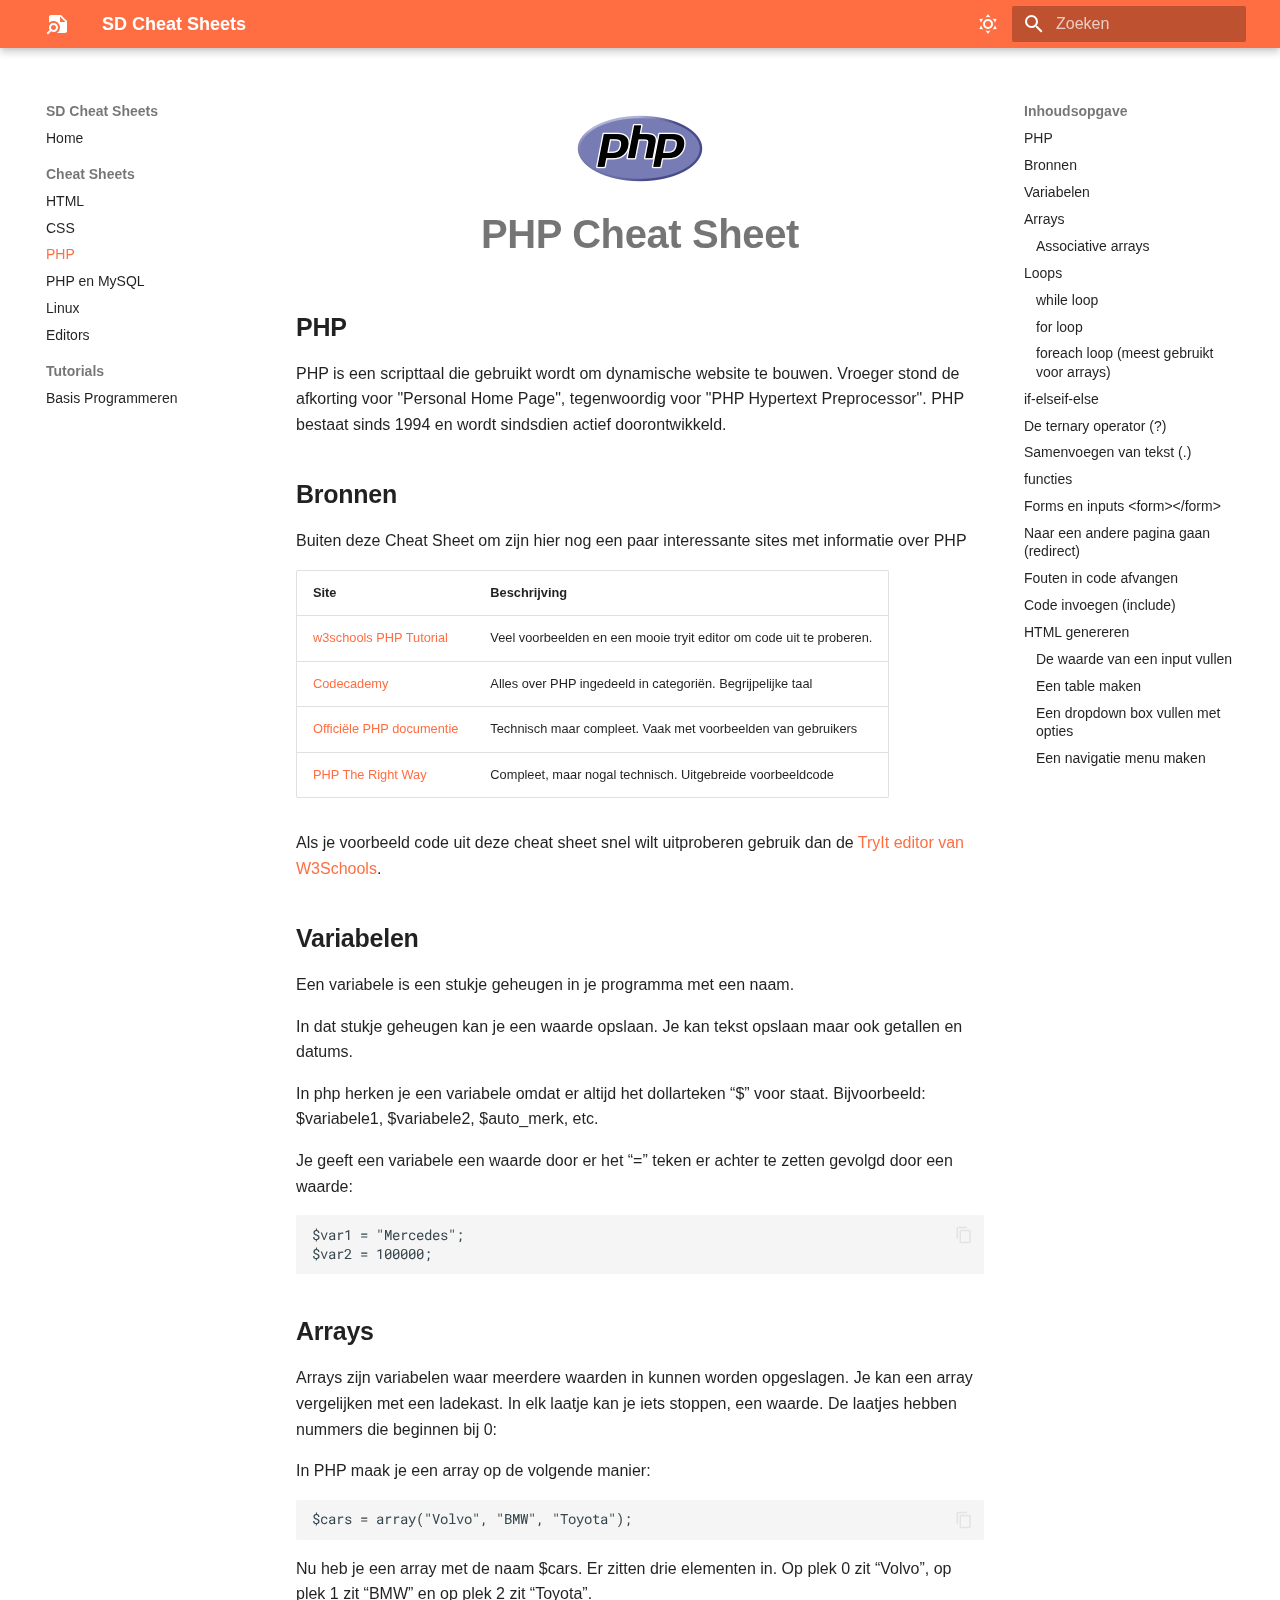
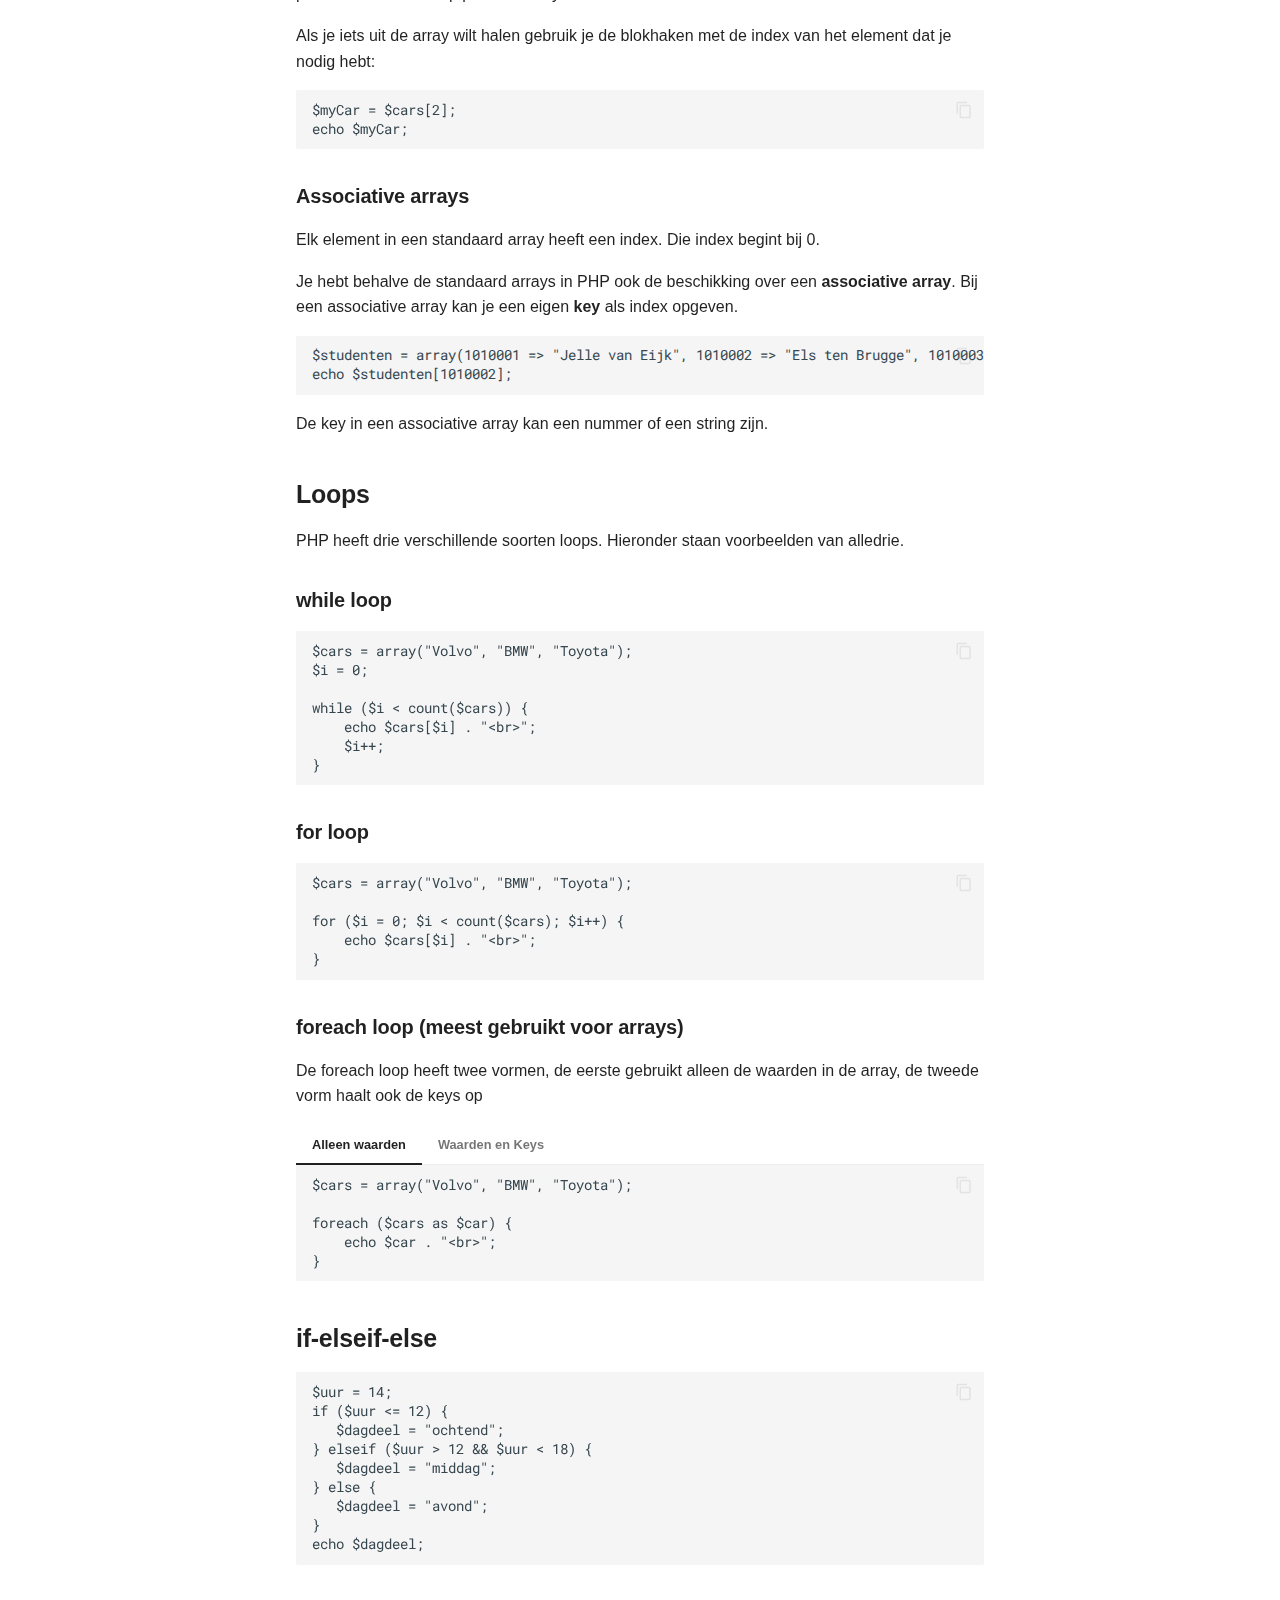
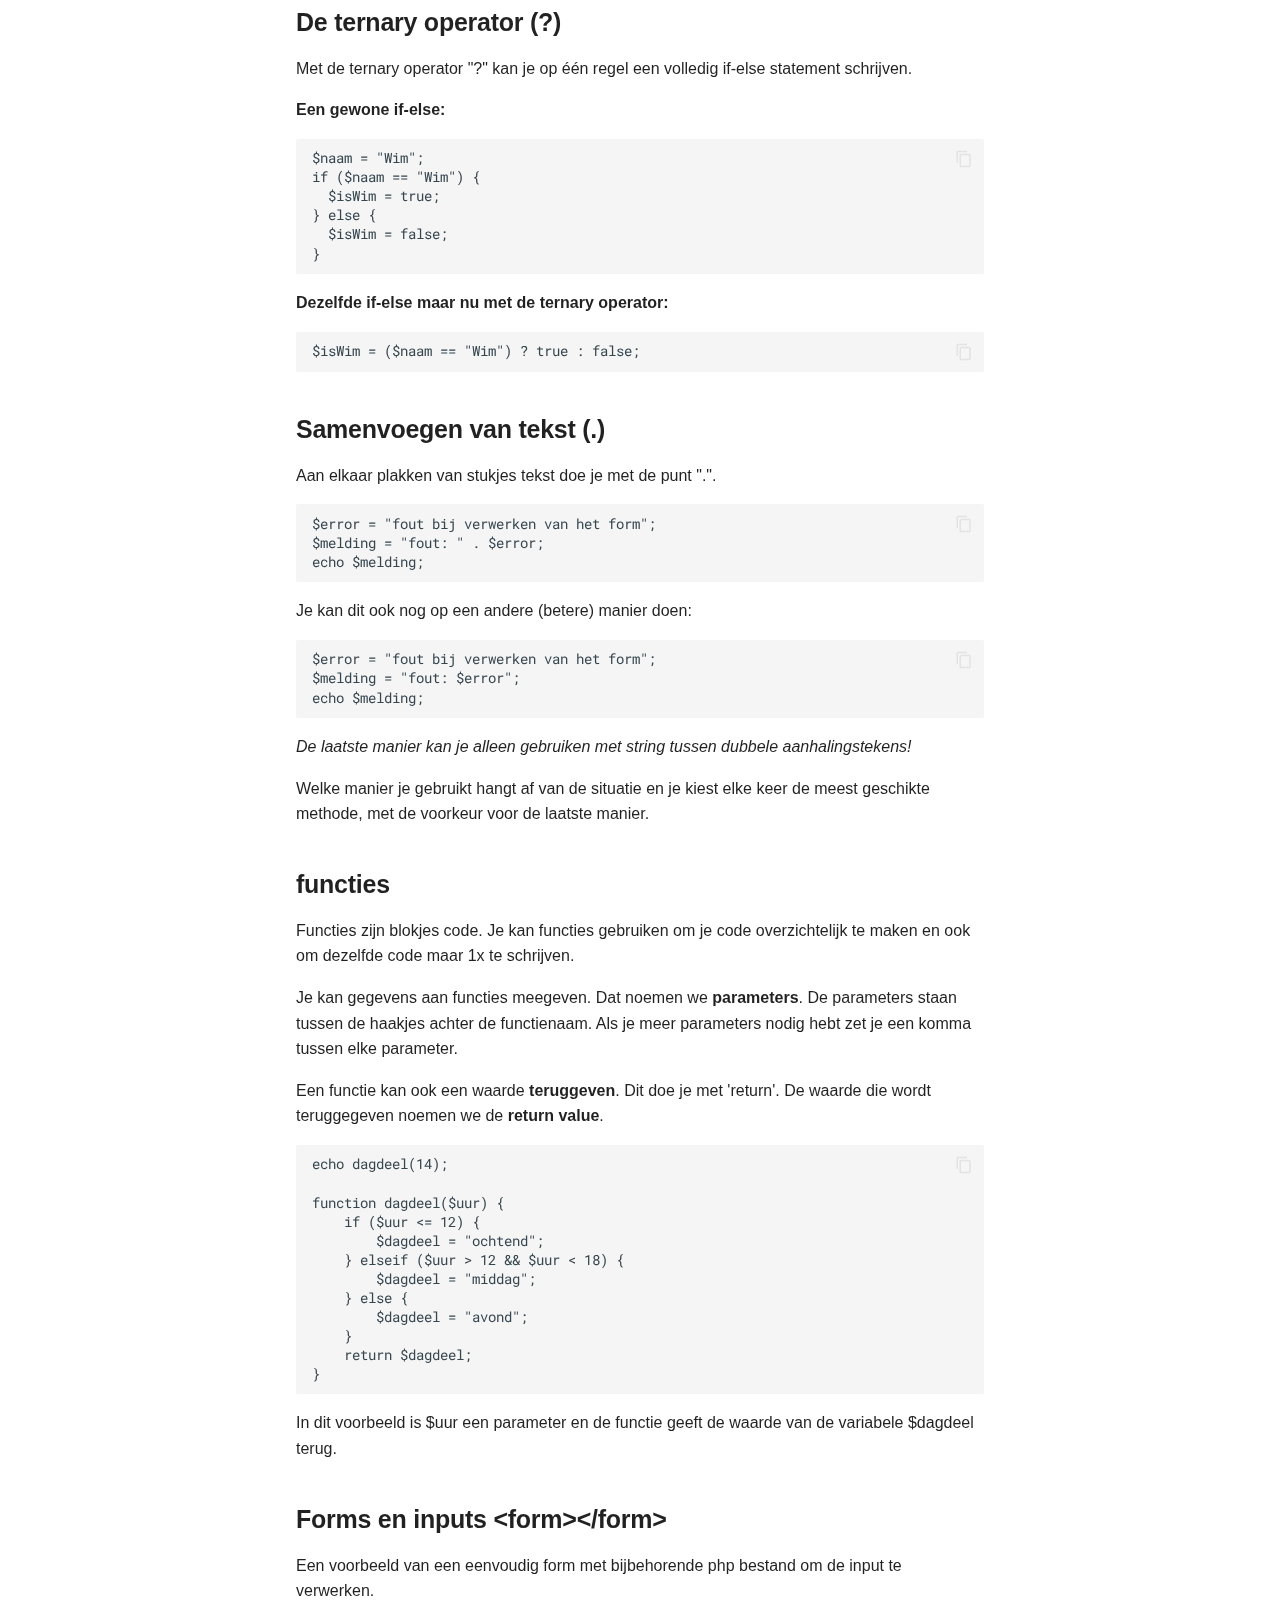
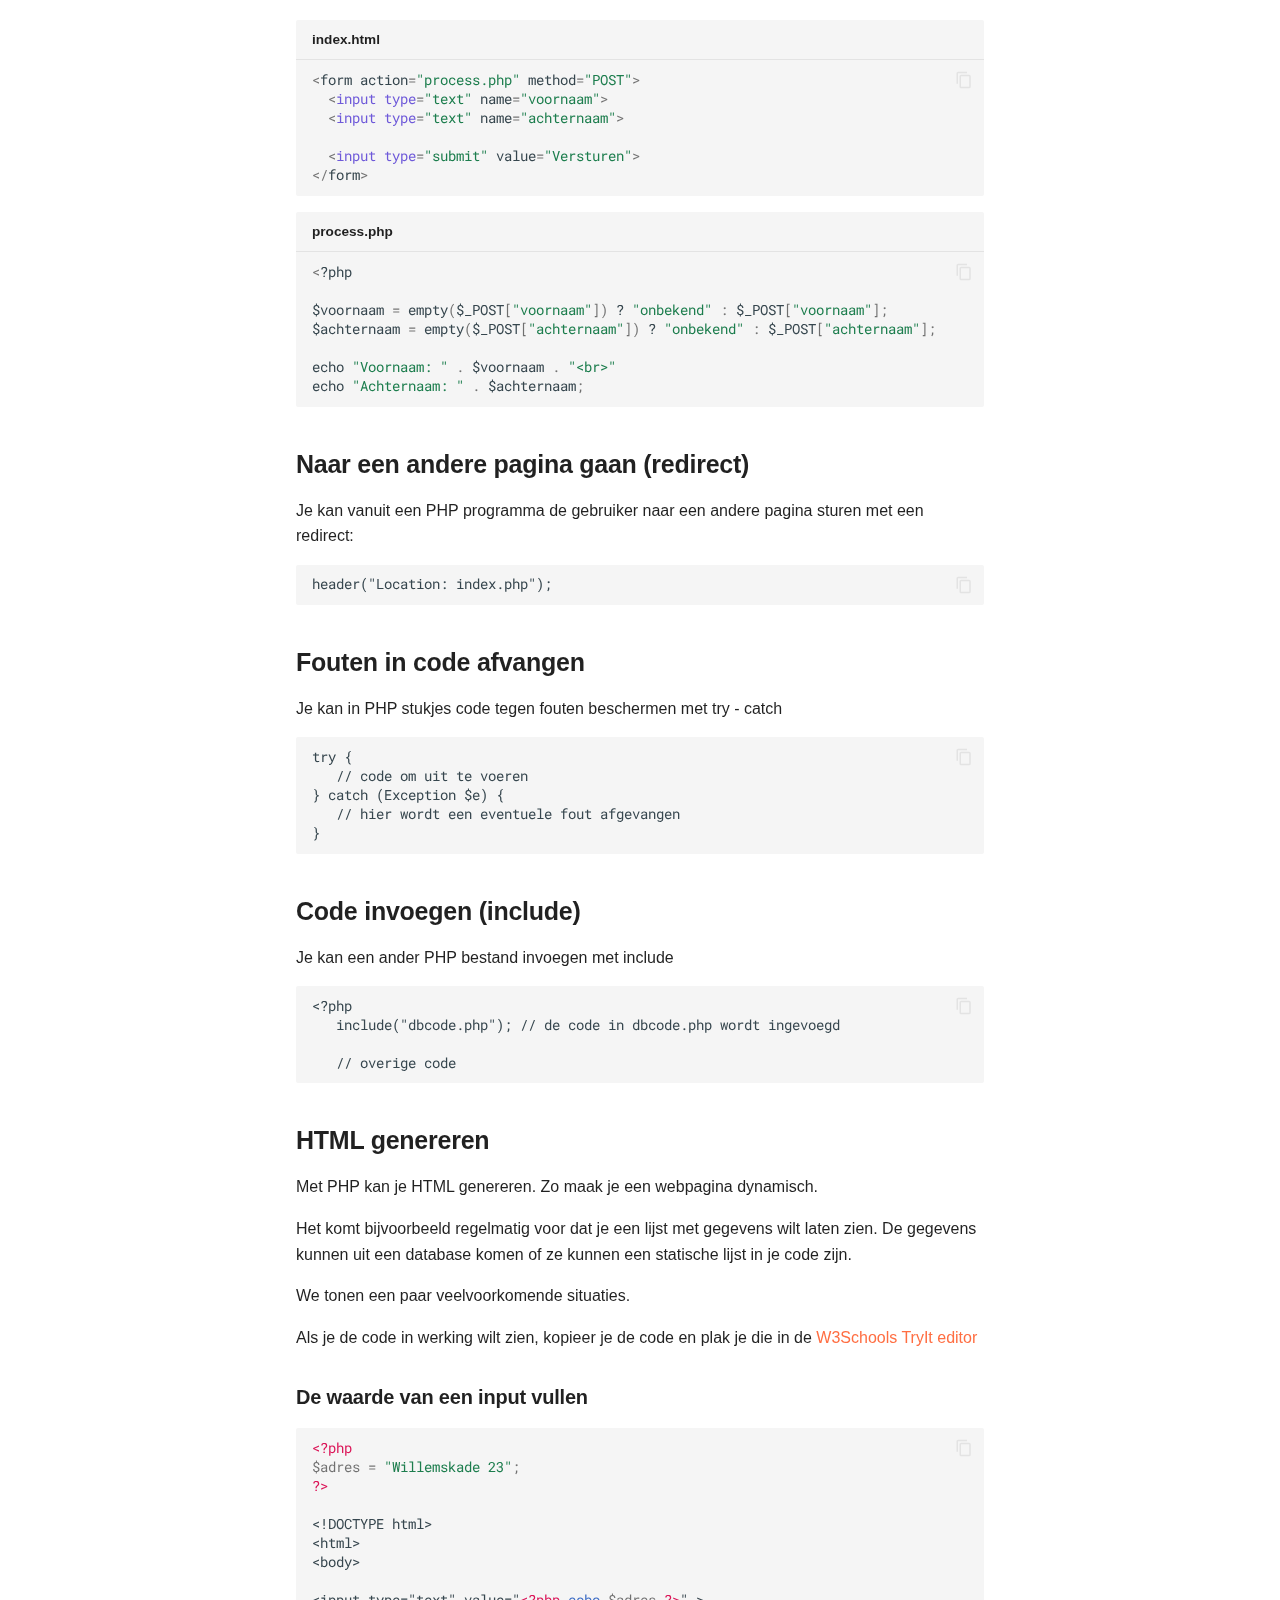
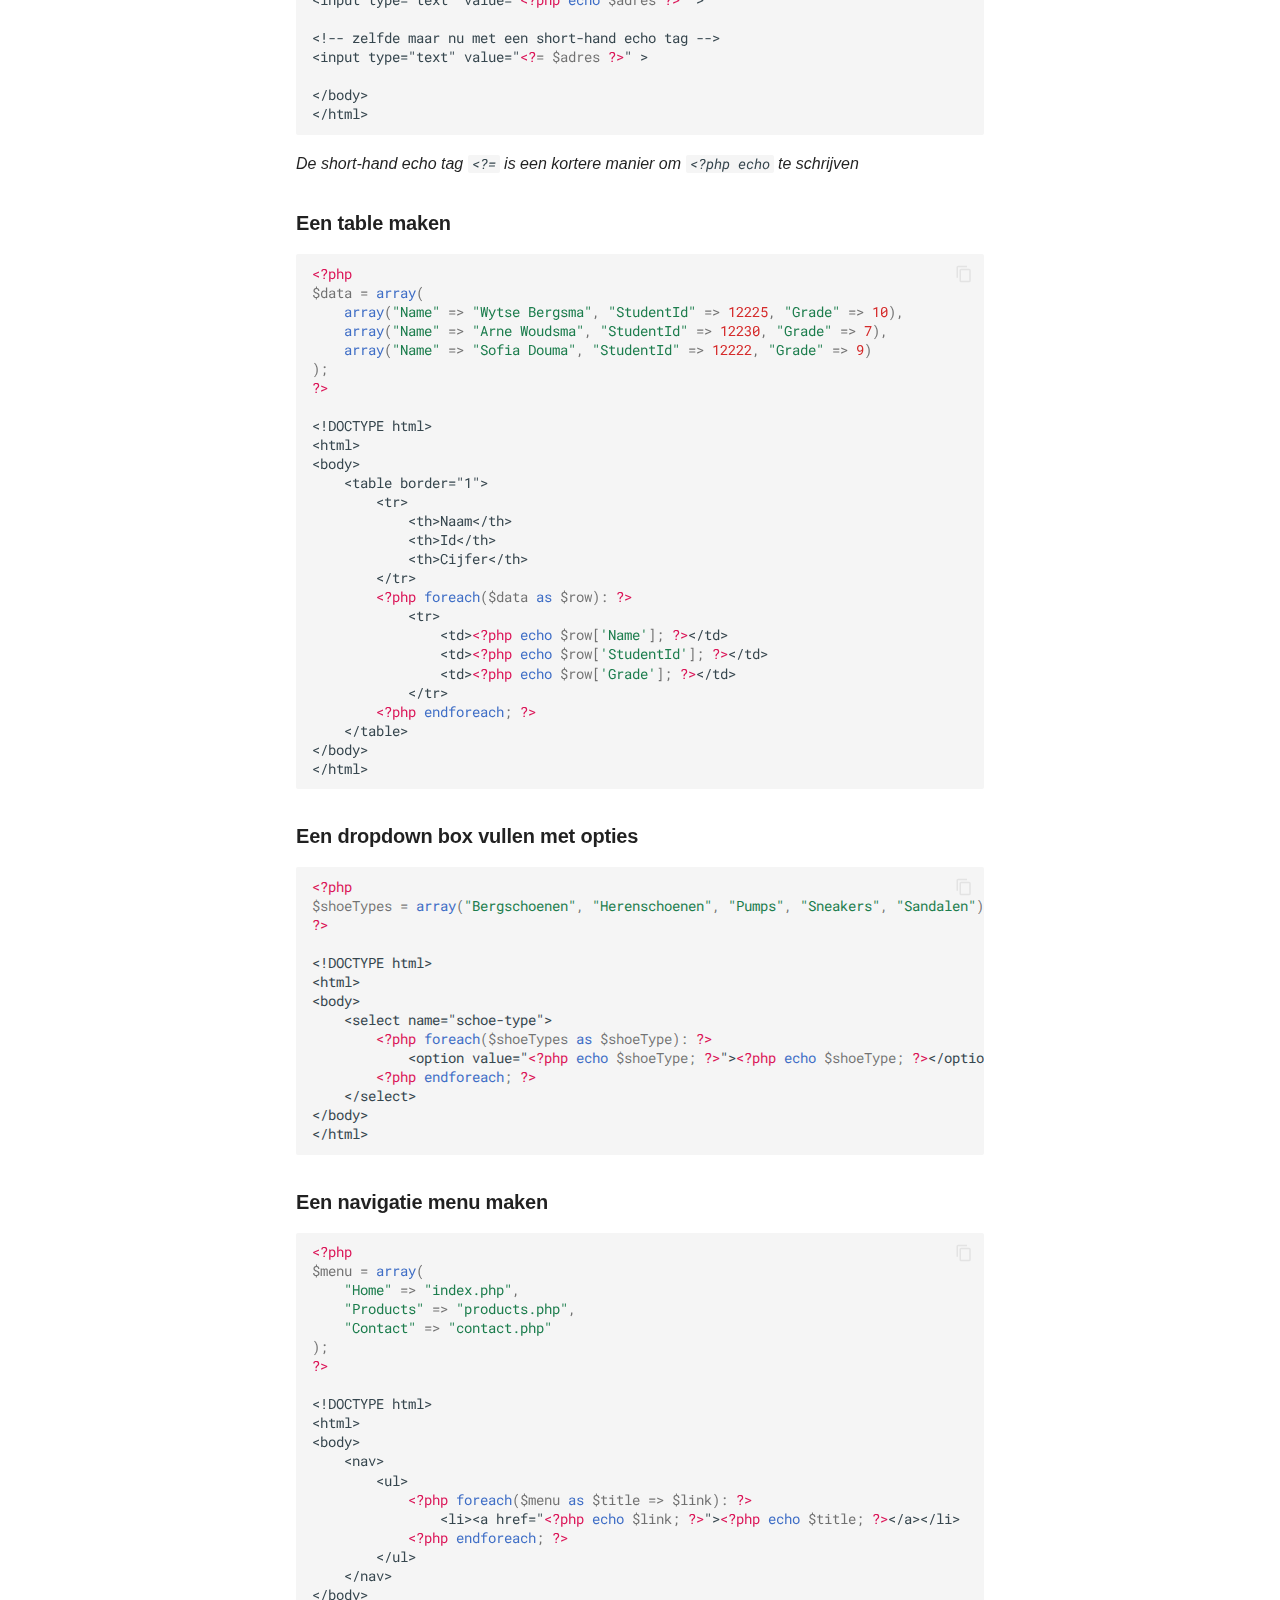
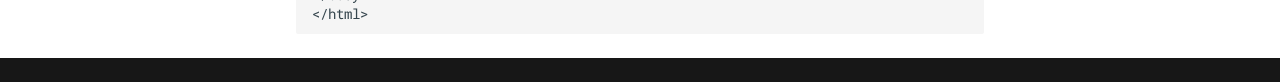
<file: php/index.html>
<!doctype html>
<html lang="nl" class="no-js">
  <head>
    
      <meta charset="utf-8">
      <meta name="viewport" content="width=device-width,initial-scale=1">
      
      
      
      
        <link rel="prev" href="../css/">
      
      
        <link rel="next" href="../phpenmysql/">
      
      
      <link rel="icon" href="../assets/icons/note-search-blue-16.png">
      <meta name="generator" content="mkdocs-1.6.0, mkdocs-material-9.5.29">
    
    
      
        <title>PHP - SD Cheat Sheets</title>
      
    
    
      <link rel="stylesheet" href="../assets/stylesheets/main.76a95c52.min.css">
      
        
        <link rel="stylesheet" href="../assets/stylesheets/palette.06af60db.min.css">
      
      


    
    
      
    
    
      
        
        
        <link rel="preconnect" href="https://fonts.gstatic.com" crossorigin>
        <link rel="stylesheet" href="https://fonts.googleapis.com/css?family=Segoe+UI:300,300i,400,400i,700,700i%7CRoboto+Mono:400,400i,700,700i&display=fallback">
        <style>:root{--md-text-font:"Segoe UI";--md-code-font:"Roboto Mono"}</style>
      
    
    
      <link rel="stylesheet" href="../stylesheets/sdcheatsheets.css">
    
    <script>__md_scope=new URL("..",location),__md_hash=e=>[...e].reduce((e,_)=>(e<<5)-e+_.charCodeAt(0),0),__md_get=(e,_=localStorage,t=__md_scope)=>JSON.parse(_.getItem(t.pathname+"."+e)),__md_set=(e,_,t=localStorage,a=__md_scope)=>{try{t.setItem(a.pathname+"."+e,JSON.stringify(_))}catch(e){}}</script>
    
      

    
    
    
  </head>
  
  
    
    
      
    
    
    
    
    <body dir="ltr" data-md-color-scheme="default" data-md-color-primary="deep-orange" data-md-color-accent="indigo">
  
    
    <input class="md-toggle" data-md-toggle="drawer" type="checkbox" id="__drawer" autocomplete="off">
    <input class="md-toggle" data-md-toggle="search" type="checkbox" id="__search" autocomplete="off">
    <label class="md-overlay" for="__drawer"></label>
    <div data-md-component="skip">
      
        
        <a href="#php-cheat-sheet" class="md-skip">
          Ga naar inhoud
        </a>
      
    </div>
    <div data-md-component="announce">
      
    </div>
    
    
      

  

<header class="md-header md-header--shadow" data-md-component="header">
  <nav class="md-header__inner md-grid" aria-label="Header">
    <a href=".." title="SD Cheat Sheets" class="md-header__button md-logo" aria-label="SD Cheat Sheets" data-md-component="logo">
      
  <img src="../assets/logo.png" alt="logo">

    </a>
    <label class="md-header__button md-icon" for="__drawer">
      
      <svg xmlns="http://www.w3.org/2000/svg" viewBox="0 0 24 24"><path d="M3 6h18v2H3V6m0 5h18v2H3v-2m0 5h18v2H3v-2Z"/></svg>
    </label>
    <div class="md-header__title" data-md-component="header-title">
      <div class="md-header__ellipsis">
        <div class="md-header__topic">
          <span class="md-ellipsis">
            SD Cheat Sheets
          </span>
        </div>
        <div class="md-header__topic" data-md-component="header-topic">
          <span class="md-ellipsis">
            
              PHP
            
          </span>
        </div>
      </div>
    </div>
    
      
        <form class="md-header__option" data-md-component="palette">
  
    
    
    
    <input class="md-option" data-md-color-media="(prefers-color-scheme: light)" data-md-color-scheme="default" data-md-color-primary="deep-orange" data-md-color-accent="indigo"  aria-label="Switch to dark mode"  type="radio" name="__palette" id="__palette_0">
    
      <label class="md-header__button md-icon" title="Switch to dark mode" for="__palette_1" hidden>
        <svg xmlns="http://www.w3.org/2000/svg" viewBox="0 0 24 24"><path d="M12 7a5 5 0 0 1 5 5 5 5 0 0 1-5 5 5 5 0 0 1-5-5 5 5 0 0 1 5-5m0 2a3 3 0 0 0-3 3 3 3 0 0 0 3 3 3 3 0 0 0 3-3 3 3 0 0 0-3-3m0-7 2.39 3.42C13.65 5.15 12.84 5 12 5c-.84 0-1.65.15-2.39.42L12 2M3.34 7l4.16-.35A7.2 7.2 0 0 0 5.94 8.5c-.44.74-.69 1.5-.83 2.29L3.34 7m.02 10 1.76-3.77a7.131 7.131 0 0 0 2.38 4.14L3.36 17M20.65 7l-1.77 3.79a7.023 7.023 0 0 0-2.38-4.15l4.15.36m-.01 10-4.14.36c.59-.51 1.12-1.14 1.54-1.86.42-.73.69-1.5.83-2.29L20.64 17M12 22l-2.41-3.44c.74.27 1.55.44 2.41.44.82 0 1.63-.17 2.37-.44L12 22Z"/></svg>
      </label>
    
  
    
    
    
    <input class="md-option" data-md-color-media="(prefers-color-scheme: dark)" data-md-color-scheme="slate" data-md-color-primary="deep-orange" data-md-color-accent="indigo"  aria-label="Switch to light mode"  type="radio" name="__palette" id="__palette_1">
    
      <label class="md-header__button md-icon" title="Switch to light mode" for="__palette_0" hidden>
        <svg xmlns="http://www.w3.org/2000/svg" viewBox="0 0 24 24"><path d="m17.75 4.09-2.53 1.94.91 3.06-2.63-1.81-2.63 1.81.91-3.06-2.53-1.94L12.44 4l1.06-3 1.06 3 3.19.09m3.5 6.91-1.64 1.25.59 1.98-1.7-1.17-1.7 1.17.59-1.98L15.75 11l2.06-.05L18.5 9l.69 1.95 2.06.05m-2.28 4.95c.83-.08 1.72 1.1 1.19 1.85-.32.45-.66.87-1.08 1.27C15.17 23 8.84 23 4.94 19.07c-3.91-3.9-3.91-10.24 0-14.14.4-.4.82-.76 1.27-1.08.75-.53 1.93.36 1.85 1.19-.27 2.86.69 5.83 2.89 8.02a9.96 9.96 0 0 0 8.02 2.89m-1.64 2.02a12.08 12.08 0 0 1-7.8-3.47c-2.17-2.19-3.33-5-3.49-7.82-2.81 3.14-2.7 7.96.31 10.98 3.02 3.01 7.84 3.12 10.98.31Z"/></svg>
      </label>
    
  
</form>
      
    
    
      <script>var media,input,key,value,palette=__md_get("__palette");if(palette&&palette.color){"(prefers-color-scheme)"===palette.color.media&&(media=matchMedia("(prefers-color-scheme: light)"),input=document.querySelector(media.matches?"[data-md-color-media='(prefers-color-scheme: light)']":"[data-md-color-media='(prefers-color-scheme: dark)']"),palette.color.media=input.getAttribute("data-md-color-media"),palette.color.scheme=input.getAttribute("data-md-color-scheme"),palette.color.primary=input.getAttribute("data-md-color-primary"),palette.color.accent=input.getAttribute("data-md-color-accent"));for([key,value]of Object.entries(palette.color))document.body.setAttribute("data-md-color-"+key,value)}</script>
    
    
    
      <label class="md-header__button md-icon" for="__search">
        
        <svg xmlns="http://www.w3.org/2000/svg" viewBox="0 0 24 24"><path d="M9.5 3A6.5 6.5 0 0 1 16 9.5c0 1.61-.59 3.09-1.56 4.23l.27.27h.79l5 5-1.5 1.5-5-5v-.79l-.27-.27A6.516 6.516 0 0 1 9.5 16 6.5 6.5 0 0 1 3 9.5 6.5 6.5 0 0 1 9.5 3m0 2C7 5 5 7 5 9.5S7 14 9.5 14 14 12 14 9.5 12 5 9.5 5Z"/></svg>
      </label>
      <div class="md-search" data-md-component="search" role="dialog">
  <label class="md-search__overlay" for="__search"></label>
  <div class="md-search__inner" role="search">
    <form class="md-search__form" name="search">
      <input type="text" class="md-search__input" name="query" aria-label="Zoeken" placeholder="Zoeken" autocapitalize="off" autocorrect="off" autocomplete="off" spellcheck="false" data-md-component="search-query" required>
      <label class="md-search__icon md-icon" for="__search">
        
        <svg xmlns="http://www.w3.org/2000/svg" viewBox="0 0 24 24"><path d="M9.5 3A6.5 6.5 0 0 1 16 9.5c0 1.61-.59 3.09-1.56 4.23l.27.27h.79l5 5-1.5 1.5-5-5v-.79l-.27-.27A6.516 6.516 0 0 1 9.5 16 6.5 6.5 0 0 1 3 9.5 6.5 6.5 0 0 1 9.5 3m0 2C7 5 5 7 5 9.5S7 14 9.5 14 14 12 14 9.5 12 5 9.5 5Z"/></svg>
        
        <svg xmlns="http://www.w3.org/2000/svg" viewBox="0 0 24 24"><path d="M20 11v2H8l5.5 5.5-1.42 1.42L4.16 12l7.92-7.92L13.5 5.5 8 11h12Z"/></svg>
      </label>
      <nav class="md-search__options" aria-label="Zoeken">
        
        <button type="reset" class="md-search__icon md-icon" title="Leegmaken" aria-label="Leegmaken" tabindex="-1">
          
          <svg xmlns="http://www.w3.org/2000/svg" viewBox="0 0 24 24"><path d="M19 6.41 17.59 5 12 10.59 6.41 5 5 6.41 10.59 12 5 17.59 6.41 19 12 13.41 17.59 19 19 17.59 13.41 12 19 6.41Z"/></svg>
        </button>
      </nav>
      
    </form>
    <div class="md-search__output">
      <div class="md-search__scrollwrap" tabindex="0" data-md-scrollfix>
        <div class="md-search-result" data-md-component="search-result">
          <div class="md-search-result__meta">
            Zoeken initialiseren
          </div>
          <ol class="md-search-result__list" role="presentation"></ol>
        </div>
      </div>
    </div>
  </div>
</div>
    
    
  </nav>
  
</header>
    
    <div class="md-container" data-md-component="container">
      
      
        
          
        
      
      <main class="md-main" data-md-component="main">
        <div class="md-main__inner md-grid">
          
            
              
              <div class="md-sidebar md-sidebar--primary" data-md-component="sidebar" data-md-type="navigation" >
                <div class="md-sidebar__scrollwrap">
                  <div class="md-sidebar__inner">
                    



<nav class="md-nav md-nav--primary" aria-label="Navigatie" data-md-level="0">
  <label class="md-nav__title" for="__drawer">
    <a href=".." title="SD Cheat Sheets" class="md-nav__button md-logo" aria-label="SD Cheat Sheets" data-md-component="logo">
      
  <img src="../assets/logo.png" alt="logo">

    </a>
    SD Cheat Sheets
  </label>
  
  <ul class="md-nav__list" data-md-scrollfix>
    
      
      
  
  
  
  
    <li class="md-nav__item">
      <a href=".." class="md-nav__link">
        
  
  <span class="md-ellipsis">
    Home
  </span>
  

      </a>
    </li>
  

    
      
      
  
  
    
  
  
  
    
    
    
      
        
        
      
    
    
    <li class="md-nav__item md-nav__item--active md-nav__item--section md-nav__item--nested">
      
        
        
        <input class="md-nav__toggle md-toggle " type="checkbox" id="__nav_2" checked>
        
          
          <label class="md-nav__link" for="__nav_2" id="__nav_2_label" tabindex="">
            
  
  <span class="md-ellipsis">
    Cheat Sheets
  </span>
  

            <span class="md-nav__icon md-icon"></span>
          </label>
        
        <nav class="md-nav" data-md-level="1" aria-labelledby="__nav_2_label" aria-expanded="true">
          <label class="md-nav__title" for="__nav_2">
            <span class="md-nav__icon md-icon"></span>
            Cheat Sheets
          </label>
          <ul class="md-nav__list" data-md-scrollfix>
            
              
                
  
  
  
  
    <li class="md-nav__item">
      <a href="../html/" class="md-nav__link">
        
  
  <span class="md-ellipsis">
    HTML
  </span>
  

      </a>
    </li>
  

              
            
              
                
  
  
  
  
    <li class="md-nav__item">
      <a href="../css/" class="md-nav__link">
        
  
  <span class="md-ellipsis">
    CSS
  </span>
  

      </a>
    </li>
  

              
            
              
                
  
  
    
  
  
  
    <li class="md-nav__item md-nav__item--active">
      
      <input class="md-nav__toggle md-toggle" type="checkbox" id="__toc">
      
      
        
      
      
        <label class="md-nav__link md-nav__link--active" for="__toc">
          
  
  <span class="md-ellipsis">
    PHP
  </span>
  

          <span class="md-nav__icon md-icon"></span>
        </label>
      
      <a href="./" class="md-nav__link md-nav__link--active">
        
  
  <span class="md-ellipsis">
    PHP
  </span>
  

      </a>
      
        

<nav class="md-nav md-nav--secondary" aria-label="Inhoudsopgave">
  
  
  
    
  
  
    <label class="md-nav__title" for="__toc">
      <span class="md-nav__icon md-icon"></span>
      Inhoudsopgave
    </label>
    <ul class="md-nav__list" data-md-component="toc" data-md-scrollfix>
      
        <li class="md-nav__item">
  <a href="#php" class="md-nav__link">
    <span class="md-ellipsis">
      PHP
    </span>
  </a>
  
</li>
      
        <li class="md-nav__item">
  <a href="#bronnen" class="md-nav__link">
    <span class="md-ellipsis">
      Bronnen
    </span>
  </a>
  
</li>
      
        <li class="md-nav__item">
  <a href="#variabelen" class="md-nav__link">
    <span class="md-ellipsis">
      Variabelen
    </span>
  </a>
  
</li>
      
        <li class="md-nav__item">
  <a href="#arrays" class="md-nav__link">
    <span class="md-ellipsis">
      Arrays
    </span>
  </a>
  
    <nav class="md-nav" aria-label="Arrays">
      <ul class="md-nav__list">
        
          <li class="md-nav__item">
  <a href="#associative-arrays" class="md-nav__link">
    <span class="md-ellipsis">
      Associative arrays
    </span>
  </a>
  
</li>
        
      </ul>
    </nav>
  
</li>
      
        <li class="md-nav__item">
  <a href="#loops" class="md-nav__link">
    <span class="md-ellipsis">
      Loops
    </span>
  </a>
  
    <nav class="md-nav" aria-label="Loops">
      <ul class="md-nav__list">
        
          <li class="md-nav__item">
  <a href="#while-loop" class="md-nav__link">
    <span class="md-ellipsis">
      while loop
    </span>
  </a>
  
</li>
        
          <li class="md-nav__item">
  <a href="#for-loop" class="md-nav__link">
    <span class="md-ellipsis">
      for loop
    </span>
  </a>
  
</li>
        
          <li class="md-nav__item">
  <a href="#foreach-loop-meest-gebruikt-voor-arrays" class="md-nav__link">
    <span class="md-ellipsis">
      foreach loop (meest gebruikt voor arrays)
    </span>
  </a>
  
</li>
        
      </ul>
    </nav>
  
</li>
      
        <li class="md-nav__item">
  <a href="#if-elseif-else" class="md-nav__link">
    <span class="md-ellipsis">
      if-elseif-else
    </span>
  </a>
  
</li>
      
        <li class="md-nav__item">
  <a href="#de-ternary-operator" class="md-nav__link">
    <span class="md-ellipsis">
      De ternary operator (?)
    </span>
  </a>
  
</li>
      
        <li class="md-nav__item">
  <a href="#samenvoegen-van-tekst" class="md-nav__link">
    <span class="md-ellipsis">
      Samenvoegen van tekst (.)
    </span>
  </a>
  
</li>
      
        <li class="md-nav__item">
  <a href="#functies" class="md-nav__link">
    <span class="md-ellipsis">
      functies
    </span>
  </a>
  
</li>
      
        <li class="md-nav__item">
  <a href="#forms-en-inputs-formform" class="md-nav__link">
    <span class="md-ellipsis">
      Forms en inputs &lt;form>&lt;/form>
    </span>
  </a>
  
</li>
      
        <li class="md-nav__item">
  <a href="#naar-een-andere-pagina-gaan-redirect" class="md-nav__link">
    <span class="md-ellipsis">
      Naar een andere pagina gaan (redirect)
    </span>
  </a>
  
</li>
      
        <li class="md-nav__item">
  <a href="#fouten-in-code-afvangen" class="md-nav__link">
    <span class="md-ellipsis">
      Fouten in code afvangen
    </span>
  </a>
  
</li>
      
        <li class="md-nav__item">
  <a href="#code-invoegen-include" class="md-nav__link">
    <span class="md-ellipsis">
      Code invoegen (include)
    </span>
  </a>
  
</li>
      
        <li class="md-nav__item">
  <a href="#html-genereren" class="md-nav__link">
    <span class="md-ellipsis">
      HTML genereren
    </span>
  </a>
  
    <nav class="md-nav" aria-label="HTML genereren">
      <ul class="md-nav__list">
        
          <li class="md-nav__item">
  <a href="#de-waarde-van-een-input-vullen" class="md-nav__link">
    <span class="md-ellipsis">
      De waarde van een input vullen
    </span>
  </a>
  
</li>
        
          <li class="md-nav__item">
  <a href="#een-table-maken" class="md-nav__link">
    <span class="md-ellipsis">
      Een table maken
    </span>
  </a>
  
</li>
        
          <li class="md-nav__item">
  <a href="#een-dropdown-box-vullen-met-opties" class="md-nav__link">
    <span class="md-ellipsis">
      Een dropdown box vullen met opties
    </span>
  </a>
  
</li>
        
          <li class="md-nav__item">
  <a href="#een-navigatie-menu-maken" class="md-nav__link">
    <span class="md-ellipsis">
      Een navigatie menu maken
    </span>
  </a>
  
</li>
        
      </ul>
    </nav>
  
</li>
      
    </ul>
  
</nav>
      
    </li>
  

              
            
              
                
  
  
  
  
    <li class="md-nav__item">
      <a href="../phpenmysql/" class="md-nav__link">
        
  
  <span class="md-ellipsis">
    PHP en MySQL
  </span>
  

      </a>
    </li>
  

              
            
              
                
  
  
  
  
    <li class="md-nav__item">
      <a href="../linux/" class="md-nav__link">
        
  
  <span class="md-ellipsis">
    Linux
  </span>
  

      </a>
    </li>
  

              
            
              
                
  
  
  
  
    <li class="md-nav__item">
      <a href="../editors/" class="md-nav__link">
        
  
  <span class="md-ellipsis">
    Editors
  </span>
  

      </a>
    </li>
  

              
            
          </ul>
        </nav>
      
    </li>
  

    
      
      
  
  
  
  
    
    
    
      
        
        
      
    
    
    <li class="md-nav__item md-nav__item--section md-nav__item--nested">
      
        
        
        <input class="md-nav__toggle md-toggle " type="checkbox" id="__nav_3" >
        
          
          <label class="md-nav__link" for="__nav_3" id="__nav_3_label" tabindex="">
            
  
  <span class="md-ellipsis">
    Tutorials
  </span>
  

            <span class="md-nav__icon md-icon"></span>
          </label>
        
        <nav class="md-nav" data-md-level="1" aria-labelledby="__nav_3_label" aria-expanded="false">
          <label class="md-nav__title" for="__nav_3">
            <span class="md-nav__icon md-icon"></span>
            Tutorials
          </label>
          <ul class="md-nav__list" data-md-scrollfix>
            
              
                
  
  
  
  
    <li class="md-nav__item">
      <a href="../basis-programmeren/" class="md-nav__link">
        
  
  <span class="md-ellipsis">
    Basis Programmeren
  </span>
  

      </a>
    </li>
  

              
            
          </ul>
        </nav>
      
    </li>
  

    
  </ul>
</nav>
                  </div>
                </div>
              </div>
            
            
              
              <div class="md-sidebar md-sidebar--secondary" data-md-component="sidebar" data-md-type="toc" >
                <div class="md-sidebar__scrollwrap">
                  <div class="md-sidebar__inner">
                    

<nav class="md-nav md-nav--secondary" aria-label="Inhoudsopgave">
  
  
  
    
  
  
    <label class="md-nav__title" for="__toc">
      <span class="md-nav__icon md-icon"></span>
      Inhoudsopgave
    </label>
    <ul class="md-nav__list" data-md-component="toc" data-md-scrollfix>
      
        <li class="md-nav__item">
  <a href="#php" class="md-nav__link">
    <span class="md-ellipsis">
      PHP
    </span>
  </a>
  
</li>
      
        <li class="md-nav__item">
  <a href="#bronnen" class="md-nav__link">
    <span class="md-ellipsis">
      Bronnen
    </span>
  </a>
  
</li>
      
        <li class="md-nav__item">
  <a href="#variabelen" class="md-nav__link">
    <span class="md-ellipsis">
      Variabelen
    </span>
  </a>
  
</li>
      
        <li class="md-nav__item">
  <a href="#arrays" class="md-nav__link">
    <span class="md-ellipsis">
      Arrays
    </span>
  </a>
  
    <nav class="md-nav" aria-label="Arrays">
      <ul class="md-nav__list">
        
          <li class="md-nav__item">
  <a href="#associative-arrays" class="md-nav__link">
    <span class="md-ellipsis">
      Associative arrays
    </span>
  </a>
  
</li>
        
      </ul>
    </nav>
  
</li>
      
        <li class="md-nav__item">
  <a href="#loops" class="md-nav__link">
    <span class="md-ellipsis">
      Loops
    </span>
  </a>
  
    <nav class="md-nav" aria-label="Loops">
      <ul class="md-nav__list">
        
          <li class="md-nav__item">
  <a href="#while-loop" class="md-nav__link">
    <span class="md-ellipsis">
      while loop
    </span>
  </a>
  
</li>
        
          <li class="md-nav__item">
  <a href="#for-loop" class="md-nav__link">
    <span class="md-ellipsis">
      for loop
    </span>
  </a>
  
</li>
        
          <li class="md-nav__item">
  <a href="#foreach-loop-meest-gebruikt-voor-arrays" class="md-nav__link">
    <span class="md-ellipsis">
      foreach loop (meest gebruikt voor arrays)
    </span>
  </a>
  
</li>
        
      </ul>
    </nav>
  
</li>
      
        <li class="md-nav__item">
  <a href="#if-elseif-else" class="md-nav__link">
    <span class="md-ellipsis">
      if-elseif-else
    </span>
  </a>
  
</li>
      
        <li class="md-nav__item">
  <a href="#de-ternary-operator" class="md-nav__link">
    <span class="md-ellipsis">
      De ternary operator (?)
    </span>
  </a>
  
</li>
      
        <li class="md-nav__item">
  <a href="#samenvoegen-van-tekst" class="md-nav__link">
    <span class="md-ellipsis">
      Samenvoegen van tekst (.)
    </span>
  </a>
  
</li>
      
        <li class="md-nav__item">
  <a href="#functies" class="md-nav__link">
    <span class="md-ellipsis">
      functies
    </span>
  </a>
  
</li>
      
        <li class="md-nav__item">
  <a href="#forms-en-inputs-formform" class="md-nav__link">
    <span class="md-ellipsis">
      Forms en inputs &lt;form>&lt;/form>
    </span>
  </a>
  
</li>
      
        <li class="md-nav__item">
  <a href="#naar-een-andere-pagina-gaan-redirect" class="md-nav__link">
    <span class="md-ellipsis">
      Naar een andere pagina gaan (redirect)
    </span>
  </a>
  
</li>
      
        <li class="md-nav__item">
  <a href="#fouten-in-code-afvangen" class="md-nav__link">
    <span class="md-ellipsis">
      Fouten in code afvangen
    </span>
  </a>
  
</li>
      
        <li class="md-nav__item">
  <a href="#code-invoegen-include" class="md-nav__link">
    <span class="md-ellipsis">
      Code invoegen (include)
    </span>
  </a>
  
</li>
      
        <li class="md-nav__item">
  <a href="#html-genereren" class="md-nav__link">
    <span class="md-ellipsis">
      HTML genereren
    </span>
  </a>
  
    <nav class="md-nav" aria-label="HTML genereren">
      <ul class="md-nav__list">
        
          <li class="md-nav__item">
  <a href="#de-waarde-van-een-input-vullen" class="md-nav__link">
    <span class="md-ellipsis">
      De waarde van een input vullen
    </span>
  </a>
  
</li>
        
          <li class="md-nav__item">
  <a href="#een-table-maken" class="md-nav__link">
    <span class="md-ellipsis">
      Een table maken
    </span>
  </a>
  
</li>
        
          <li class="md-nav__item">
  <a href="#een-dropdown-box-vullen-met-opties" class="md-nav__link">
    <span class="md-ellipsis">
      Een dropdown box vullen met opties
    </span>
  </a>
  
</li>
        
          <li class="md-nav__item">
  <a href="#een-navigatie-menu-maken" class="md-nav__link">
    <span class="md-ellipsis">
      Een navigatie menu maken
    </span>
  </a>
  
</li>
        
      </ul>
    </nav>
  
</li>
      
    </ul>
  
</nav>
                  </div>
                </div>
              </div>
            
          
          
            <div class="md-content" data-md-component="content">
              <article class="md-content__inner md-typeset">
                
                  


<div class="sdcs-header">
<p><img alt="" src="../assets/images/PHP-logo.png" /></p>
</div>
<h1 id="php-cheat-sheet">PHP Cheat Sheet</h1>
<h2 id="php">PHP</h2>
<p>PHP is een scripttaal die gebruikt wordt om dynamische website te bouwen. Vroeger stond de afkorting voor "Personal Home Page", tegenwoordig voor "PHP Hypertext Preprocessor". PHP bestaat sinds 1994 en wordt sindsdien actief doorontwikkeld.</p>
<h2 id="bronnen">Bronnen</h2>
<p>Buiten deze Cheat Sheet om zijn hier nog een paar interessante sites met informatie over PHP</p>
<table>
<thead>
<tr>
<th>Site</th>
<th>Beschrijving</th>
</tr>
</thead>
<tbody>
<tr>
<td><a href="https://www.w3schools.com/php/default.asp">w3schools PHP Tutorial</a></td>
<td>Veel voorbeelden en een mooie tryit editor om code uit te proberen.</td>
</tr>
<tr>
<td><a href="https://www.codecademy.com/resources/docs/php">Codecademy</a></td>
<td>Alles over PHP ingedeeld in categoriën. Begrijpelijke taal</td>
</tr>
<tr>
<td><a href="https://www.php.net/manual/en/index.php">Officiële PHP documentie</a></td>
<td>Technisch maar compleet. Vaak met voorbeelden van gebruikers</td>
</tr>
<tr>
<td><a href="https://phptherightway.com/">PHP The Right Way</a></td>
<td>Compleet, maar nogal technisch. Uitgebreide voorbeeldcode</td>
</tr>
</tbody>
</table>
<p>Als je voorbeeld code uit deze cheat sheet snel wilt uitproberen gebruik dan de <a href="https://www.w3schools.com/php/phptryit.asp?filename=tryphp_intro">TryIt editor van W3Schools</a>.</p>
<h2 id="variabelen">Variabelen</h2>
<p>Een variabele is een stukje geheugen in je programma met een naam. </p>
<p>In dat stukje geheugen kan je een waarde opslaan. Je kan tekst opslaan maar ook getallen en datums. </p>
<p>In php herken je een variabele omdat er altijd het dollarteken “$” voor staat. Bijvoorbeeld: $variabele1, $variabele2, $auto_merk, etc.</p>
<p>Je geeft een variabele een waarde door er het “=” teken er achter te zetten gevolgd door een waarde:</p>
<div class="language-text highlight"><pre><span></span><code><span id="__span-0-1"><a id="__codelineno-0-1" name="__codelineno-0-1" href="#__codelineno-0-1"></a>$var1 = &quot;Mercedes&quot;;
</span><span id="__span-0-2"><a id="__codelineno-0-2" name="__codelineno-0-2" href="#__codelineno-0-2"></a>$var2 = 100000;
</span></code></pre></div>
<h2 id="arrays">Arrays</h2>
<p>Arrays zijn variabelen waar meerdere waarden in kunnen worden opgeslagen. Je kan een array vergelijken met een ladekast. In elk laatje kan je iets stoppen, een waarde. De laatjes hebben nummers die beginnen bij 0:</p>
<p>In PHP maak je een array op de volgende manier:</p>
<div class="language-text highlight"><pre><span></span><code><span id="__span-1-1"><a id="__codelineno-1-1" name="__codelineno-1-1" href="#__codelineno-1-1"></a>$cars = array(&quot;Volvo&quot;, &quot;BMW&quot;, &quot;Toyota&quot;);
</span></code></pre></div>
<p>Nu heb je een array met de naam $cars. Er zitten drie elementen in. Op plek 0 zit “Volvo”, op plek 1 zit “BMW” en op plek 2 zit “Toyota”.</p>
<p>Als je iets uit de array wilt halen gebruik je de blokhaken met de index van het element dat je nodig hebt:</p>
<div class="language-text highlight"><pre><span></span><code><span id="__span-2-1"><a id="__codelineno-2-1" name="__codelineno-2-1" href="#__codelineno-2-1"></a>$myCar = $cars[2];
</span><span id="__span-2-2"><a id="__codelineno-2-2" name="__codelineno-2-2" href="#__codelineno-2-2"></a>echo $myCar;
</span></code></pre></div>
<h3 id="associative-arrays">Associative arrays</h3>
<p>Elk element in een standaard array heeft een index. Die index begint bij 0. </p>
<p>Je hebt behalve de standaard arrays in PHP ook de beschikking over een <strong>associative array</strong>. Bij een associative array kan je een eigen <strong>key</strong> als index opgeven.</p>
<div class="language-text highlight"><pre><span></span><code><span id="__span-3-1"><a id="__codelineno-3-1" name="__codelineno-3-1" href="#__codelineno-3-1"></a>$studenten = array(1010001 =&gt; &quot;Jelle van Eijk&quot;, 1010002 =&gt; &quot;Els ten Brugge&quot;, 1010003 =&gt; &quot;Mark Hoogland&quot;);
</span><span id="__span-3-2"><a id="__codelineno-3-2" name="__codelineno-3-2" href="#__codelineno-3-2"></a>echo $studenten[1010002];
</span></code></pre></div>
<p>De key in een associative array kan een nummer of een string zijn.</p>
<h2 id="loops">Loops</h2>
<p>PHP heeft drie verschillende soorten loops. Hieronder staan voorbeelden van alledrie. </p>
<h3 id="while-loop">while loop</h3>
<div class="language-text highlight"><pre><span></span><code><span id="__span-4-1"><a id="__codelineno-4-1" name="__codelineno-4-1" href="#__codelineno-4-1"></a>$cars = array(&quot;Volvo&quot;, &quot;BMW&quot;, &quot;Toyota&quot;);
</span><span id="__span-4-2"><a id="__codelineno-4-2" name="__codelineno-4-2" href="#__codelineno-4-2"></a>$i = 0;
</span><span id="__span-4-3"><a id="__codelineno-4-3" name="__codelineno-4-3" href="#__codelineno-4-3"></a>
</span><span id="__span-4-4"><a id="__codelineno-4-4" name="__codelineno-4-4" href="#__codelineno-4-4"></a>while ($i &lt; count($cars)) {
</span><span id="__span-4-5"><a id="__codelineno-4-5" name="__codelineno-4-5" href="#__codelineno-4-5"></a>    echo $cars[$i] . &quot;&lt;br&gt;&quot;;
</span><span id="__span-4-6"><a id="__codelineno-4-6" name="__codelineno-4-6" href="#__codelineno-4-6"></a>    $i++;
</span><span id="__span-4-7"><a id="__codelineno-4-7" name="__codelineno-4-7" href="#__codelineno-4-7"></a>}
</span></code></pre></div>
<h3 id="for-loop">for loop</h3>
<div class="language-text highlight"><pre><span></span><code><span id="__span-5-1"><a id="__codelineno-5-1" name="__codelineno-5-1" href="#__codelineno-5-1"></a>$cars = array(&quot;Volvo&quot;, &quot;BMW&quot;, &quot;Toyota&quot;);
</span><span id="__span-5-2"><a id="__codelineno-5-2" name="__codelineno-5-2" href="#__codelineno-5-2"></a>
</span><span id="__span-5-3"><a id="__codelineno-5-3" name="__codelineno-5-3" href="#__codelineno-5-3"></a>for ($i = 0; $i &lt; count($cars); $i++) {
</span><span id="__span-5-4"><a id="__codelineno-5-4" name="__codelineno-5-4" href="#__codelineno-5-4"></a>    echo $cars[$i] . &quot;&lt;br&gt;&quot;;
</span><span id="__span-5-5"><a id="__codelineno-5-5" name="__codelineno-5-5" href="#__codelineno-5-5"></a>}
</span></code></pre></div>
<h3 id="foreach-loop-meest-gebruikt-voor-arrays">foreach loop (meest gebruikt voor arrays)</h3>
<p>De foreach loop heeft twee vormen, de eerste gebruikt alleen de waarden in de array, de tweede vorm haalt ook de keys op</p>
<div class="tabbed-set tabbed-alternate" data-tabs="1:2"><input checked="checked" id="__tabbed_1_1" name="__tabbed_1" type="radio" /><input id="__tabbed_1_2" name="__tabbed_1" type="radio" /><div class="tabbed-labels"><label for="__tabbed_1_1">Alleen waarden</label><label for="__tabbed_1_2">Waarden en Keys</label></div>
<div class="tabbed-content">
<div class="tabbed-block">
<div class="language-text highlight"><pre><span></span><code><span id="__span-6-1"><a id="__codelineno-6-1" name="__codelineno-6-1" href="#__codelineno-6-1"></a>$cars = array(&quot;Volvo&quot;, &quot;BMW&quot;, &quot;Toyota&quot;);
</span><span id="__span-6-2"><a id="__codelineno-6-2" name="__codelineno-6-2" href="#__codelineno-6-2"></a>
</span><span id="__span-6-3"><a id="__codelineno-6-3" name="__codelineno-6-3" href="#__codelineno-6-3"></a>foreach ($cars as $car) {
</span><span id="__span-6-4"><a id="__codelineno-6-4" name="__codelineno-6-4" href="#__codelineno-6-4"></a>    echo $car . &quot;&lt;br&gt;&quot;;
</span><span id="__span-6-5"><a id="__codelineno-6-5" name="__codelineno-6-5" href="#__codelineno-6-5"></a>}
</span></code></pre></div>
</div>
<div class="tabbed-block">
<div class="language-text highlight"><pre><span></span><code><span id="__span-7-1"><a id="__codelineno-7-1" name="__codelineno-7-1" href="#__codelineno-7-1"></a>$cars = array(&quot;Volvo&quot;, &quot;BMW&quot;, &quot;Toyota&quot;);
</span><span id="__span-7-2"><a id="__codelineno-7-2" name="__codelineno-7-2" href="#__codelineno-7-2"></a>
</span><span id="__span-7-3"><a id="__codelineno-7-3" name="__codelineno-7-3" href="#__codelineno-7-3"></a>foreach ($cars as $key =&gt; $car) {
</span><span id="__span-7-4"><a id="__codelineno-7-4" name="__codelineno-7-4" href="#__codelineno-7-4"></a>    echo &quot;$key: $car&quot; . &quot;&lt;br&gt;&quot;;
</span><span id="__span-7-5"><a id="__codelineno-7-5" name="__codelineno-7-5" href="#__codelineno-7-5"></a>}
</span></code></pre></div>
</div>
</div>
</div>
<h2 id="if-elseif-else">if-elseif-else</h2>
<div class="language-text highlight"><pre><span></span><code><span id="__span-8-1"><a id="__codelineno-8-1" name="__codelineno-8-1" href="#__codelineno-8-1"></a>$uur = 14;
</span><span id="__span-8-2"><a id="__codelineno-8-2" name="__codelineno-8-2" href="#__codelineno-8-2"></a>if ($uur &lt;= 12) {
</span><span id="__span-8-3"><a id="__codelineno-8-3" name="__codelineno-8-3" href="#__codelineno-8-3"></a>   $dagdeel = &quot;ochtend&quot;;
</span><span id="__span-8-4"><a id="__codelineno-8-4" name="__codelineno-8-4" href="#__codelineno-8-4"></a>} elseif ($uur &gt; 12 &amp;&amp; $uur &lt; 18) {
</span><span id="__span-8-5"><a id="__codelineno-8-5" name="__codelineno-8-5" href="#__codelineno-8-5"></a>   $dagdeel = &quot;middag&quot;;
</span><span id="__span-8-6"><a id="__codelineno-8-6" name="__codelineno-8-6" href="#__codelineno-8-6"></a>} else {
</span><span id="__span-8-7"><a id="__codelineno-8-7" name="__codelineno-8-7" href="#__codelineno-8-7"></a>   $dagdeel = &quot;avond&quot;;
</span><span id="__span-8-8"><a id="__codelineno-8-8" name="__codelineno-8-8" href="#__codelineno-8-8"></a>}
</span><span id="__span-8-9"><a id="__codelineno-8-9" name="__codelineno-8-9" href="#__codelineno-8-9"></a>echo $dagdeel;
</span></code></pre></div>
<h2 id="de-ternary-operator">De ternary operator (?)</h2>
<p>Met de ternary operator "?" kan je op één regel een volledig if-else statement schrijven.</p>
<p><strong>Een gewone if-else:</strong>
<div class="language-php highlight"><pre><span></span><code><span id="__span-9-1"><a id="__codelineno-9-1" name="__codelineno-9-1" href="#__codelineno-9-1"></a><span class="x">$naam = &quot;Wim&quot;;</span>
</span><span id="__span-9-2"><a id="__codelineno-9-2" name="__codelineno-9-2" href="#__codelineno-9-2"></a><span class="x">if ($naam == &quot;Wim&quot;) {</span>
</span><span id="__span-9-3"><a id="__codelineno-9-3" name="__codelineno-9-3" href="#__codelineno-9-3"></a><span class="x">  $isWim = true;</span>
</span><span id="__span-9-4"><a id="__codelineno-9-4" name="__codelineno-9-4" href="#__codelineno-9-4"></a><span class="x">} else {</span>
</span><span id="__span-9-5"><a id="__codelineno-9-5" name="__codelineno-9-5" href="#__codelineno-9-5"></a><span class="x">  $isWim = false;</span>
</span><span id="__span-9-6"><a id="__codelineno-9-6" name="__codelineno-9-6" href="#__codelineno-9-6"></a><span class="x">}</span>
</span></code></pre></div></p>
<p><strong>Dezelfde if-else maar nu met de ternary operator:</strong></p>
<div class="language-text highlight"><pre><span></span><code><span id="__span-10-1"><a id="__codelineno-10-1" name="__codelineno-10-1" href="#__codelineno-10-1"></a>$isWim = ($naam == &quot;Wim&quot;) ? true : false;
</span></code></pre></div>
<h2 id="samenvoegen-van-tekst">Samenvoegen van tekst (.)</h2>
<p>Aan elkaar plakken van stukjes tekst doe je met de punt ".".
<div class="language-text highlight"><pre><span></span><code><span id="__span-11-1"><a id="__codelineno-11-1" name="__codelineno-11-1" href="#__codelineno-11-1"></a>$error = &quot;fout bij verwerken van het form&quot;;
</span><span id="__span-11-2"><a id="__codelineno-11-2" name="__codelineno-11-2" href="#__codelineno-11-2"></a>$melding = &quot;fout: &quot; . $error;
</span><span id="__span-11-3"><a id="__codelineno-11-3" name="__codelineno-11-3" href="#__codelineno-11-3"></a>echo $melding;
</span></code></pre></div></p>
<p>Je kan dit ook nog op een andere (betere) manier doen:
<div class="language-text highlight"><pre><span></span><code><span id="__span-12-1"><a id="__codelineno-12-1" name="__codelineno-12-1" href="#__codelineno-12-1"></a>$error = &quot;fout bij verwerken van het form&quot;;
</span><span id="__span-12-2"><a id="__codelineno-12-2" name="__codelineno-12-2" href="#__codelineno-12-2"></a>$melding = &quot;fout: $error&quot;;
</span><span id="__span-12-3"><a id="__codelineno-12-3" name="__codelineno-12-3" href="#__codelineno-12-3"></a>echo $melding;
</span></code></pre></div>
<em>De laatste manier kan je alleen gebruiken met string tussen dubbele aanhalingstekens!</em></p>
<p>Welke manier je gebruikt hangt af van de situatie en je kiest elke keer de meest geschikte methode, met de voorkeur voor de laatste manier.</p>
<h2 id="functies">functies</h2>
<p>Functies zijn blokjes code. Je kan functies gebruiken om je code overzichtelijk te maken en ook om dezelfde code maar 1x te schrijven.</p>
<p>Je kan gegevens aan functies meegeven. Dat noemen we <strong>parameters</strong>. De parameters staan tussen de haakjes achter de functienaam. Als je meer parameters nodig hebt zet je een komma tussen elke parameter.</p>
<p>Een functie kan ook een waarde <strong>teruggeven</strong>. Dit doe je met 'return'. De waarde die wordt teruggegeven noemen we de <strong>return value</strong>.
<div class="language-text highlight"><pre><span></span><code><span id="__span-13-1"><a id="__codelineno-13-1" name="__codelineno-13-1" href="#__codelineno-13-1"></a>echo dagdeel(14);
</span><span id="__span-13-2"><a id="__codelineno-13-2" name="__codelineno-13-2" href="#__codelineno-13-2"></a>
</span><span id="__span-13-3"><a id="__codelineno-13-3" name="__codelineno-13-3" href="#__codelineno-13-3"></a>function dagdeel($uur) {
</span><span id="__span-13-4"><a id="__codelineno-13-4" name="__codelineno-13-4" href="#__codelineno-13-4"></a>    if ($uur &lt;= 12) {
</span><span id="__span-13-5"><a id="__codelineno-13-5" name="__codelineno-13-5" href="#__codelineno-13-5"></a>        $dagdeel = &quot;ochtend&quot;;
</span><span id="__span-13-6"><a id="__codelineno-13-6" name="__codelineno-13-6" href="#__codelineno-13-6"></a>    } elseif ($uur &gt; 12 &amp;&amp; $uur &lt; 18) {
</span><span id="__span-13-7"><a id="__codelineno-13-7" name="__codelineno-13-7" href="#__codelineno-13-7"></a>        $dagdeel = &quot;middag&quot;;
</span><span id="__span-13-8"><a id="__codelineno-13-8" name="__codelineno-13-8" href="#__codelineno-13-8"></a>    } else {
</span><span id="__span-13-9"><a id="__codelineno-13-9" name="__codelineno-13-9" href="#__codelineno-13-9"></a>        $dagdeel = &quot;avond&quot;;
</span><span id="__span-13-10"><a id="__codelineno-13-10" name="__codelineno-13-10" href="#__codelineno-13-10"></a>    }
</span><span id="__span-13-11"><a id="__codelineno-13-11" name="__codelineno-13-11" href="#__codelineno-13-11"></a>    return $dagdeel;
</span><span id="__span-13-12"><a id="__codelineno-13-12" name="__codelineno-13-12" href="#__codelineno-13-12"></a>}
</span></code></pre></div>
In dit voorbeeld is $uur een parameter en de functie geeft de waarde van de variabele $dagdeel terug.</p>
<h2 id="forms-en-inputs-formform">Forms en inputs &lt;form&gt;&lt;/form&gt;</h2>
<p>Een voorbeeld van een eenvoudig form met bijbehorende php bestand om de input te verwerken.</p>
<div class="language-py highlight"><span class="filename">index.html</span><pre><span></span><code><span id="__span-14-1"><a id="__codelineno-14-1" name="__codelineno-14-1" href="#__codelineno-14-1"></a><span class="o">&lt;</span><span class="n">form</span> <span class="n">action</span><span class="o">=</span><span class="s2">&quot;process.php&quot;</span> <span class="n">method</span><span class="o">=</span><span class="s2">&quot;POST&quot;</span><span class="o">&gt;</span>
</span><span id="__span-14-2"><a id="__codelineno-14-2" name="__codelineno-14-2" href="#__codelineno-14-2"></a>  <span class="o">&lt;</span><span class="nb">input</span> <span class="nb">type</span><span class="o">=</span><span class="s2">&quot;text&quot;</span> <span class="n">name</span><span class="o">=</span><span class="s2">&quot;voornaam&quot;</span><span class="o">&gt;</span>
</span><span id="__span-14-3"><a id="__codelineno-14-3" name="__codelineno-14-3" href="#__codelineno-14-3"></a>  <span class="o">&lt;</span><span class="nb">input</span> <span class="nb">type</span><span class="o">=</span><span class="s2">&quot;text&quot;</span> <span class="n">name</span><span class="o">=</span><span class="s2">&quot;achternaam&quot;</span><span class="o">&gt;</span>
</span><span id="__span-14-4"><a id="__codelineno-14-4" name="__codelineno-14-4" href="#__codelineno-14-4"></a>
</span><span id="__span-14-5"><a id="__codelineno-14-5" name="__codelineno-14-5" href="#__codelineno-14-5"></a>  <span class="o">&lt;</span><span class="nb">input</span> <span class="nb">type</span><span class="o">=</span><span class="s2">&quot;submit&quot;</span> <span class="n">value</span><span class="o">=</span><span class="s2">&quot;Versturen&quot;</span><span class="o">&gt;</span>
</span><span id="__span-14-6"><a id="__codelineno-14-6" name="__codelineno-14-6" href="#__codelineno-14-6"></a><span class="o">&lt;/</span><span class="n">form</span><span class="o">&gt;</span>
</span></code></pre></div>
<div class="language-py highlight"><span class="filename">process.php</span><pre><span></span><code><span id="__span-15-1"><a id="__codelineno-15-1" name="__codelineno-15-1" href="#__codelineno-15-1"></a><span class="o">&lt;</span><span class="err">?</span><span class="n">php</span>
</span><span id="__span-15-2"><a id="__codelineno-15-2" name="__codelineno-15-2" href="#__codelineno-15-2"></a>
</span><span id="__span-15-3"><a id="__codelineno-15-3" name="__codelineno-15-3" href="#__codelineno-15-3"></a><span class="err">$</span><span class="n">voornaam</span> <span class="o">=</span> <span class="n">empty</span><span class="p">(</span><span class="err">$</span><span class="n">_POST</span><span class="p">[</span><span class="s2">&quot;voornaam&quot;</span><span class="p">])</span> <span class="err">?</span> <span class="s2">&quot;onbekend&quot;</span> <span class="p">:</span> <span class="err">$</span><span class="n">_POST</span><span class="p">[</span><span class="s2">&quot;voornaam&quot;</span><span class="p">];</span>
</span><span id="__span-15-4"><a id="__codelineno-15-4" name="__codelineno-15-4" href="#__codelineno-15-4"></a><span class="err">$</span><span class="n">achternaam</span> <span class="o">=</span> <span class="n">empty</span><span class="p">(</span><span class="err">$</span><span class="n">_POST</span><span class="p">[</span><span class="s2">&quot;achternaam&quot;</span><span class="p">])</span> <span class="err">?</span> <span class="s2">&quot;onbekend&quot;</span> <span class="p">:</span> <span class="err">$</span><span class="n">_POST</span><span class="p">[</span><span class="s2">&quot;achternaam&quot;</span><span class="p">];</span>
</span><span id="__span-15-5"><a id="__codelineno-15-5" name="__codelineno-15-5" href="#__codelineno-15-5"></a>
</span><span id="__span-15-6"><a id="__codelineno-15-6" name="__codelineno-15-6" href="#__codelineno-15-6"></a><span class="n">echo</span> <span class="s2">&quot;Voornaam: &quot;</span> <span class="o">.</span> <span class="err">$</span><span class="n">voornaam</span> <span class="o">.</span> <span class="s2">&quot;&lt;br&gt;&quot;</span>
</span><span id="__span-15-7"><a id="__codelineno-15-7" name="__codelineno-15-7" href="#__codelineno-15-7"></a><span class="n">echo</span> <span class="s2">&quot;Achternaam: &quot;</span> <span class="o">.</span> <span class="err">$</span><span class="n">achternaam</span><span class="p">;</span>
</span></code></pre></div>
<h2 id="naar-een-andere-pagina-gaan-redirect">Naar een andere pagina gaan (redirect)</h2>
<p>Je kan vanuit een PHP programma de gebruiker naar een andere pagina sturen met een redirect:
<div class="language-text highlight"><pre><span></span><code><span id="__span-16-1"><a id="__codelineno-16-1" name="__codelineno-16-1" href="#__codelineno-16-1"></a>header(&quot;Location: index.php&quot;);
</span></code></pre></div></p>
<h2 id="fouten-in-code-afvangen">Fouten in code afvangen</h2>
<p>Je kan in PHP stukjes code tegen fouten beschermen met try - catch</p>
<div class="language-text highlight"><pre><span></span><code><span id="__span-17-1"><a id="__codelineno-17-1" name="__codelineno-17-1" href="#__codelineno-17-1"></a>try {
</span><span id="__span-17-2"><a id="__codelineno-17-2" name="__codelineno-17-2" href="#__codelineno-17-2"></a>   // code om uit te voeren
</span><span id="__span-17-3"><a id="__codelineno-17-3" name="__codelineno-17-3" href="#__codelineno-17-3"></a>} catch (Exception $e) {
</span><span id="__span-17-4"><a id="__codelineno-17-4" name="__codelineno-17-4" href="#__codelineno-17-4"></a>   // hier wordt een eventuele fout afgevangen
</span><span id="__span-17-5"><a id="__codelineno-17-5" name="__codelineno-17-5" href="#__codelineno-17-5"></a>}
</span></code></pre></div>
<h2 id="code-invoegen-include">Code invoegen (include)</h2>
<p>Je kan een ander PHP bestand invoegen met include</p>
<div class="language-text highlight"><pre><span></span><code><span id="__span-18-1"><a id="__codelineno-18-1" name="__codelineno-18-1" href="#__codelineno-18-1"></a>&lt;?php 
</span><span id="__span-18-2"><a id="__codelineno-18-2" name="__codelineno-18-2" href="#__codelineno-18-2"></a>   include(&quot;dbcode.php&quot;); // de code in dbcode.php wordt ingevoegd
</span><span id="__span-18-3"><a id="__codelineno-18-3" name="__codelineno-18-3" href="#__codelineno-18-3"></a>
</span><span id="__span-18-4"><a id="__codelineno-18-4" name="__codelineno-18-4" href="#__codelineno-18-4"></a>   // overige code
</span></code></pre></div>
<h2 id="html-genereren">HTML genereren</h2>
<p>Met PHP kan je HTML genereren. Zo maak je een webpagina dynamisch.</p>
<p>Het komt bijvoorbeeld regelmatig voor dat je een lijst met gegevens wilt laten zien. De gegevens kunnen uit een database komen of ze kunnen een statische lijst in je code zijn.</p>
<p>We tonen een paar veelvoorkomende situaties.</p>
<p>Als je de code in werking wilt zien, kopieer je de code en plak je die in de <a href="https://www.w3schools.com/php/phptryit.asp?filename=tryphp_intro">W3Schools TryIt editor</a></p>
<h3 id="de-waarde-van-een-input-vullen">De waarde van een input vullen</h3>
<p><div class="language-php highlight"><pre><span></span><code><span id="__span-19-1"><a id="__codelineno-19-1" name="__codelineno-19-1" href="#__codelineno-19-1"></a><span class="cp">&lt;?php</span>
</span><span id="__span-19-2"><a id="__codelineno-19-2" name="__codelineno-19-2" href="#__codelineno-19-2"></a><span class="nv">$adres</span> <span class="o">=</span> <span class="s2">&quot;Willemskade 23&quot;</span><span class="p">;</span>
</span><span id="__span-19-3"><a id="__codelineno-19-3" name="__codelineno-19-3" href="#__codelineno-19-3"></a><span class="cp">?&gt;</span>
</span><span id="__span-19-4"><a id="__codelineno-19-4" name="__codelineno-19-4" href="#__codelineno-19-4"></a>
</span><span id="__span-19-5"><a id="__codelineno-19-5" name="__codelineno-19-5" href="#__codelineno-19-5"></a><span class="x">&lt;!DOCTYPE html&gt;</span>
</span><span id="__span-19-6"><a id="__codelineno-19-6" name="__codelineno-19-6" href="#__codelineno-19-6"></a><span class="x">&lt;html&gt;</span>
</span><span id="__span-19-7"><a id="__codelineno-19-7" name="__codelineno-19-7" href="#__codelineno-19-7"></a><span class="x">&lt;body&gt;</span>
</span><span id="__span-19-8"><a id="__codelineno-19-8" name="__codelineno-19-8" href="#__codelineno-19-8"></a>
</span><span id="__span-19-9"><a id="__codelineno-19-9" name="__codelineno-19-9" href="#__codelineno-19-9"></a><span class="x">&lt;input type=&quot;text&quot; value=&quot;</span><span class="cp">&lt;?php</span> <span class="k">echo</span> <span class="nv">$adres</span> <span class="cp">?&gt;</span><span class="x">&quot; &gt;</span>
</span><span id="__span-19-10"><a id="__codelineno-19-10" name="__codelineno-19-10" href="#__codelineno-19-10"></a>
</span><span id="__span-19-11"><a id="__codelineno-19-11" name="__codelineno-19-11" href="#__codelineno-19-11"></a><span class="x">&lt;!-- zelfde maar nu met een short-hand echo tag --&gt;</span>
</span><span id="__span-19-12"><a id="__codelineno-19-12" name="__codelineno-19-12" href="#__codelineno-19-12"></a><span class="x">&lt;input type=&quot;text&quot; value=&quot;</span><span class="cp">&lt;?</span><span class="o">=</span> <span class="nv">$adres</span> <span class="cp">?&gt;</span><span class="x">&quot; &gt;</span>
</span><span id="__span-19-13"><a id="__codelineno-19-13" name="__codelineno-19-13" href="#__codelineno-19-13"></a>
</span><span id="__span-19-14"><a id="__codelineno-19-14" name="__codelineno-19-14" href="#__codelineno-19-14"></a><span class="x">&lt;/body&gt;</span>
</span><span id="__span-19-15"><a id="__codelineno-19-15" name="__codelineno-19-15" href="#__codelineno-19-15"></a><span class="x">&lt;/html&gt;</span>
</span></code></pre></div>
<em>De short-hand echo tag <code>&lt;?=</code> is een kortere manier om <code>&lt;?php echo</code> te schrijven</em></p>
<h3 id="een-table-maken">Een table maken</h3>
<div class="language-php highlight"><pre><span></span><code><span id="__span-20-1"><a id="__codelineno-20-1" name="__codelineno-20-1" href="#__codelineno-20-1"></a><span class="cp">&lt;?php</span>
</span><span id="__span-20-2"><a id="__codelineno-20-2" name="__codelineno-20-2" href="#__codelineno-20-2"></a><span class="nv">$data</span> <span class="o">=</span> <span class="k">array</span><span class="p">(</span>
</span><span id="__span-20-3"><a id="__codelineno-20-3" name="__codelineno-20-3" href="#__codelineno-20-3"></a>    <span class="k">array</span><span class="p">(</span><span class="s2">&quot;Name&quot;</span> <span class="o">=&gt;</span> <span class="s2">&quot;Wytse Bergsma&quot;</span><span class="p">,</span> <span class="s2">&quot;StudentId&quot;</span> <span class="o">=&gt;</span> <span class="mi">12225</span><span class="p">,</span> <span class="s2">&quot;Grade&quot;</span> <span class="o">=&gt;</span> <span class="mi">10</span><span class="p">),</span>
</span><span id="__span-20-4"><a id="__codelineno-20-4" name="__codelineno-20-4" href="#__codelineno-20-4"></a>    <span class="k">array</span><span class="p">(</span><span class="s2">&quot;Name&quot;</span> <span class="o">=&gt;</span> <span class="s2">&quot;Arne Woudsma&quot;</span><span class="p">,</span> <span class="s2">&quot;StudentId&quot;</span> <span class="o">=&gt;</span> <span class="mi">12230</span><span class="p">,</span> <span class="s2">&quot;Grade&quot;</span> <span class="o">=&gt;</span> <span class="mi">7</span><span class="p">),</span>
</span><span id="__span-20-5"><a id="__codelineno-20-5" name="__codelineno-20-5" href="#__codelineno-20-5"></a>    <span class="k">array</span><span class="p">(</span><span class="s2">&quot;Name&quot;</span> <span class="o">=&gt;</span> <span class="s2">&quot;Sofia Douma&quot;</span><span class="p">,</span> <span class="s2">&quot;StudentId&quot;</span> <span class="o">=&gt;</span> <span class="mi">12222</span><span class="p">,</span> <span class="s2">&quot;Grade&quot;</span> <span class="o">=&gt;</span> <span class="mi">9</span><span class="p">)</span>
</span><span id="__span-20-6"><a id="__codelineno-20-6" name="__codelineno-20-6" href="#__codelineno-20-6"></a><span class="p">);</span>
</span><span id="__span-20-7"><a id="__codelineno-20-7" name="__codelineno-20-7" href="#__codelineno-20-7"></a><span class="cp">?&gt;</span>
</span><span id="__span-20-8"><a id="__codelineno-20-8" name="__codelineno-20-8" href="#__codelineno-20-8"></a>
</span><span id="__span-20-9"><a id="__codelineno-20-9" name="__codelineno-20-9" href="#__codelineno-20-9"></a><span class="x">&lt;!DOCTYPE html&gt;</span>
</span><span id="__span-20-10"><a id="__codelineno-20-10" name="__codelineno-20-10" href="#__codelineno-20-10"></a><span class="x">&lt;html&gt;</span>
</span><span id="__span-20-11"><a id="__codelineno-20-11" name="__codelineno-20-11" href="#__codelineno-20-11"></a><span class="x">&lt;body&gt;</span>
</span><span id="__span-20-12"><a id="__codelineno-20-12" name="__codelineno-20-12" href="#__codelineno-20-12"></a><span class="x">    &lt;table border=&quot;1&quot;&gt;</span>
</span><span id="__span-20-13"><a id="__codelineno-20-13" name="__codelineno-20-13" href="#__codelineno-20-13"></a><span class="x">        &lt;tr&gt;</span>
</span><span id="__span-20-14"><a id="__codelineno-20-14" name="__codelineno-20-14" href="#__codelineno-20-14"></a><span class="x">            &lt;th&gt;Naam&lt;/th&gt;</span>
</span><span id="__span-20-15"><a id="__codelineno-20-15" name="__codelineno-20-15" href="#__codelineno-20-15"></a><span class="x">            &lt;th&gt;Id&lt;/th&gt;</span>
</span><span id="__span-20-16"><a id="__codelineno-20-16" name="__codelineno-20-16" href="#__codelineno-20-16"></a><span class="x">            &lt;th&gt;Cijfer&lt;/th&gt;</span>
</span><span id="__span-20-17"><a id="__codelineno-20-17" name="__codelineno-20-17" href="#__codelineno-20-17"></a><span class="x">        &lt;/tr&gt;</span>
</span><span id="__span-20-18"><a id="__codelineno-20-18" name="__codelineno-20-18" href="#__codelineno-20-18"></a><span class="x">        </span><span class="cp">&lt;?php</span> <span class="k">foreach</span><span class="p">(</span><span class="nv">$data</span> <span class="k">as</span> <span class="nv">$row</span><span class="p">)</span><span class="o">:</span> <span class="cp">?&gt;</span>
</span><span id="__span-20-19"><a id="__codelineno-20-19" name="__codelineno-20-19" href="#__codelineno-20-19"></a><span class="x">            &lt;tr&gt;</span>
</span><span id="__span-20-20"><a id="__codelineno-20-20" name="__codelineno-20-20" href="#__codelineno-20-20"></a><span class="x">                &lt;td&gt;</span><span class="cp">&lt;?php</span> <span class="k">echo</span> <span class="nv">$row</span><span class="p">[</span><span class="s1">&#39;Name&#39;</span><span class="p">];</span> <span class="cp">?&gt;</span><span class="x">&lt;/td&gt;</span>
</span><span id="__span-20-21"><a id="__codelineno-20-21" name="__codelineno-20-21" href="#__codelineno-20-21"></a><span class="x">                &lt;td&gt;</span><span class="cp">&lt;?php</span> <span class="k">echo</span> <span class="nv">$row</span><span class="p">[</span><span class="s1">&#39;StudentId&#39;</span><span class="p">];</span> <span class="cp">?&gt;</span><span class="x">&lt;/td&gt;</span>
</span><span id="__span-20-22"><a id="__codelineno-20-22" name="__codelineno-20-22" href="#__codelineno-20-22"></a><span class="x">                &lt;td&gt;</span><span class="cp">&lt;?php</span> <span class="k">echo</span> <span class="nv">$row</span><span class="p">[</span><span class="s1">&#39;Grade&#39;</span><span class="p">];</span> <span class="cp">?&gt;</span><span class="x">&lt;/td&gt;</span>
</span><span id="__span-20-23"><a id="__codelineno-20-23" name="__codelineno-20-23" href="#__codelineno-20-23"></a><span class="x">            &lt;/tr&gt;</span>
</span><span id="__span-20-24"><a id="__codelineno-20-24" name="__codelineno-20-24" href="#__codelineno-20-24"></a><span class="x">        </span><span class="cp">&lt;?php</span> <span class="k">endforeach</span><span class="p">;</span> <span class="cp">?&gt;</span>
</span><span id="__span-20-25"><a id="__codelineno-20-25" name="__codelineno-20-25" href="#__codelineno-20-25"></a><span class="x">    &lt;/table&gt;</span>
</span><span id="__span-20-26"><a id="__codelineno-20-26" name="__codelineno-20-26" href="#__codelineno-20-26"></a><span class="x">&lt;/body&gt;</span>
</span><span id="__span-20-27"><a id="__codelineno-20-27" name="__codelineno-20-27" href="#__codelineno-20-27"></a><span class="x">&lt;/html&gt;</span>
</span></code></pre></div>
<h3 id="een-dropdown-box-vullen-met-opties">Een dropdown box vullen met opties</h3>
<div class="language-php highlight"><pre><span></span><code><span id="__span-21-1"><a id="__codelineno-21-1" name="__codelineno-21-1" href="#__codelineno-21-1"></a><span class="cp">&lt;?php</span>
</span><span id="__span-21-2"><a id="__codelineno-21-2" name="__codelineno-21-2" href="#__codelineno-21-2"></a><span class="nv">$shoeTypes</span> <span class="o">=</span> <span class="k">array</span><span class="p">(</span><span class="s2">&quot;Bergschoenen&quot;</span><span class="p">,</span> <span class="s2">&quot;Herenschoenen&quot;</span><span class="p">,</span> <span class="s2">&quot;Pumps&quot;</span><span class="p">,</span> <span class="s2">&quot;Sneakers&quot;</span><span class="p">,</span> <span class="s2">&quot;Sandalen&quot;</span><span class="p">);</span>
</span><span id="__span-21-3"><a id="__codelineno-21-3" name="__codelineno-21-3" href="#__codelineno-21-3"></a><span class="cp">?&gt;</span>
</span><span id="__span-21-4"><a id="__codelineno-21-4" name="__codelineno-21-4" href="#__codelineno-21-4"></a>
</span><span id="__span-21-5"><a id="__codelineno-21-5" name="__codelineno-21-5" href="#__codelineno-21-5"></a><span class="x">&lt;!DOCTYPE html&gt;</span>
</span><span id="__span-21-6"><a id="__codelineno-21-6" name="__codelineno-21-6" href="#__codelineno-21-6"></a><span class="x">&lt;html&gt;</span>
</span><span id="__span-21-7"><a id="__codelineno-21-7" name="__codelineno-21-7" href="#__codelineno-21-7"></a><span class="x">&lt;body&gt;</span>
</span><span id="__span-21-8"><a id="__codelineno-21-8" name="__codelineno-21-8" href="#__codelineno-21-8"></a><span class="x">    &lt;select name=&quot;schoe-type&quot;&gt;</span>
</span><span id="__span-21-9"><a id="__codelineno-21-9" name="__codelineno-21-9" href="#__codelineno-21-9"></a><span class="x">        </span><span class="cp">&lt;?php</span> <span class="k">foreach</span><span class="p">(</span><span class="nv">$shoeTypes</span> <span class="k">as</span> <span class="nv">$shoeType</span><span class="p">)</span><span class="o">:</span> <span class="cp">?&gt;</span>
</span><span id="__span-21-10"><a id="__codelineno-21-10" name="__codelineno-21-10" href="#__codelineno-21-10"></a><span class="x">            &lt;option value=&quot;</span><span class="cp">&lt;?php</span> <span class="k">echo</span> <span class="nv">$shoeType</span><span class="p">;</span> <span class="cp">?&gt;</span><span class="x">&quot;&gt;</span><span class="cp">&lt;?php</span> <span class="k">echo</span> <span class="nv">$shoeType</span><span class="p">;</span> <span class="cp">?&gt;</span><span class="x">&lt;/option&gt;</span>
</span><span id="__span-21-11"><a id="__codelineno-21-11" name="__codelineno-21-11" href="#__codelineno-21-11"></a><span class="x">        </span><span class="cp">&lt;?php</span> <span class="k">endforeach</span><span class="p">;</span> <span class="cp">?&gt;</span>
</span><span id="__span-21-12"><a id="__codelineno-21-12" name="__codelineno-21-12" href="#__codelineno-21-12"></a><span class="x">    &lt;/select&gt;</span>
</span><span id="__span-21-13"><a id="__codelineno-21-13" name="__codelineno-21-13" href="#__codelineno-21-13"></a><span class="x">&lt;/body&gt;</span>
</span><span id="__span-21-14"><a id="__codelineno-21-14" name="__codelineno-21-14" href="#__codelineno-21-14"></a><span class="x">&lt;/html&gt;</span>
</span></code></pre></div>
<h3 id="een-navigatie-menu-maken">Een navigatie menu maken</h3>
<div class="language-php highlight"><pre><span></span><code><span id="__span-22-1"><a id="__codelineno-22-1" name="__codelineno-22-1" href="#__codelineno-22-1"></a><span class="cp">&lt;?php</span>
</span><span id="__span-22-2"><a id="__codelineno-22-2" name="__codelineno-22-2" href="#__codelineno-22-2"></a><span class="nv">$menu</span> <span class="o">=</span> <span class="k">array</span><span class="p">(</span>
</span><span id="__span-22-3"><a id="__codelineno-22-3" name="__codelineno-22-3" href="#__codelineno-22-3"></a>    <span class="s2">&quot;Home&quot;</span> <span class="o">=&gt;</span> <span class="s2">&quot;index.php&quot;</span><span class="p">,</span>
</span><span id="__span-22-4"><a id="__codelineno-22-4" name="__codelineno-22-4" href="#__codelineno-22-4"></a>    <span class="s2">&quot;Products&quot;</span> <span class="o">=&gt;</span> <span class="s2">&quot;products.php&quot;</span><span class="p">,</span>
</span><span id="__span-22-5"><a id="__codelineno-22-5" name="__codelineno-22-5" href="#__codelineno-22-5"></a>    <span class="s2">&quot;Contact&quot;</span> <span class="o">=&gt;</span> <span class="s2">&quot;contact.php&quot;</span>
</span><span id="__span-22-6"><a id="__codelineno-22-6" name="__codelineno-22-6" href="#__codelineno-22-6"></a><span class="p">);</span>
</span><span id="__span-22-7"><a id="__codelineno-22-7" name="__codelineno-22-7" href="#__codelineno-22-7"></a><span class="cp">?&gt;</span>
</span><span id="__span-22-8"><a id="__codelineno-22-8" name="__codelineno-22-8" href="#__codelineno-22-8"></a>
</span><span id="__span-22-9"><a id="__codelineno-22-9" name="__codelineno-22-9" href="#__codelineno-22-9"></a><span class="x">&lt;!DOCTYPE html&gt;</span>
</span><span id="__span-22-10"><a id="__codelineno-22-10" name="__codelineno-22-10" href="#__codelineno-22-10"></a><span class="x">&lt;html&gt;</span>
</span><span id="__span-22-11"><a id="__codelineno-22-11" name="__codelineno-22-11" href="#__codelineno-22-11"></a><span class="x">&lt;body&gt;</span>
</span><span id="__span-22-12"><a id="__codelineno-22-12" name="__codelineno-22-12" href="#__codelineno-22-12"></a><span class="x">    &lt;nav&gt;</span>
</span><span id="__span-22-13"><a id="__codelineno-22-13" name="__codelineno-22-13" href="#__codelineno-22-13"></a><span class="x">        &lt;ul&gt;</span>
</span><span id="__span-22-14"><a id="__codelineno-22-14" name="__codelineno-22-14" href="#__codelineno-22-14"></a><span class="x">            </span><span class="cp">&lt;?php</span> <span class="k">foreach</span><span class="p">(</span><span class="nv">$menu</span> <span class="k">as</span> <span class="nv">$title</span> <span class="o">=&gt;</span> <span class="nv">$link</span><span class="p">)</span><span class="o">:</span> <span class="cp">?&gt;</span>
</span><span id="__span-22-15"><a id="__codelineno-22-15" name="__codelineno-22-15" href="#__codelineno-22-15"></a><span class="x">                &lt;li&gt;&lt;a href=&quot;</span><span class="cp">&lt;?php</span> <span class="k">echo</span> <span class="nv">$link</span><span class="p">;</span> <span class="cp">?&gt;</span><span class="x">&quot;&gt;</span><span class="cp">&lt;?php</span> <span class="k">echo</span> <span class="nv">$title</span><span class="p">;</span> <span class="cp">?&gt;</span><span class="x">&lt;/a&gt;&lt;/li&gt;</span>
</span><span id="__span-22-16"><a id="__codelineno-22-16" name="__codelineno-22-16" href="#__codelineno-22-16"></a><span class="x">            </span><span class="cp">&lt;?php</span> <span class="k">endforeach</span><span class="p">;</span> <span class="cp">?&gt;</span>
</span><span id="__span-22-17"><a id="__codelineno-22-17" name="__codelineno-22-17" href="#__codelineno-22-17"></a><span class="x">        &lt;/ul&gt;</span>
</span><span id="__span-22-18"><a id="__codelineno-22-18" name="__codelineno-22-18" href="#__codelineno-22-18"></a><span class="x">    &lt;/nav&gt;</span>
</span><span id="__span-22-19"><a id="__codelineno-22-19" name="__codelineno-22-19" href="#__codelineno-22-19"></a><span class="x">&lt;/body&gt;</span>
</span><span id="__span-22-20"><a id="__codelineno-22-20" name="__codelineno-22-20" href="#__codelineno-22-20"></a><span class="x">&lt;/html&gt;</span>
</span></code></pre></div>












                
              </article>
            </div>
          
          
<script>var target=document.getElementById(location.hash.slice(1));target&&target.name&&(target.checked=target.name.startsWith("__tabbed_"))</script>
        </div>
        
      </main>
      
        <footer class="md-footer">
  
  <div class="md-footer-meta md-typeset">
    <div class="md-footer-meta__inner md-grid">
      <div class="md-copyright">
  
  
</div>
      
    </div>
  </div>
</footer>
      
    </div>
    <div class="md-dialog" data-md-component="dialog">
      <div class="md-dialog__inner md-typeset"></div>
    </div>
    
    
    <script id="__config" type="application/json">{"base": "..", "features": ["content.code.copy", "content.code.annotate", "navigation.sections"], "search": "../assets/javascripts/workers/search.b8dbb3d2.min.js", "translations": {"clipboard.copied": "Gekopieerd naar klembord", "clipboard.copy": "Kopi\u00ebren naar klembord", "search.result.more.one": "1 extra overeenkomst op deze pagina", "search.result.more.other": "# extra overeenkomsten op deze pagina", "search.result.none": "Geen overeenkomende documenten", "search.result.one": "1 overeenkomende document", "search.result.other": "# overeenkomende documenten", "search.result.placeholder": "Typ om te beginnen met zoeken", "search.result.term.missing": "Ontbreekt", "select.version": "Selecteer versie"}}</script>
    
    
      <script src="../assets/javascripts/bundle.fe8b6f2b.min.js"></script>
      
    
  </body>
</html>
</file>
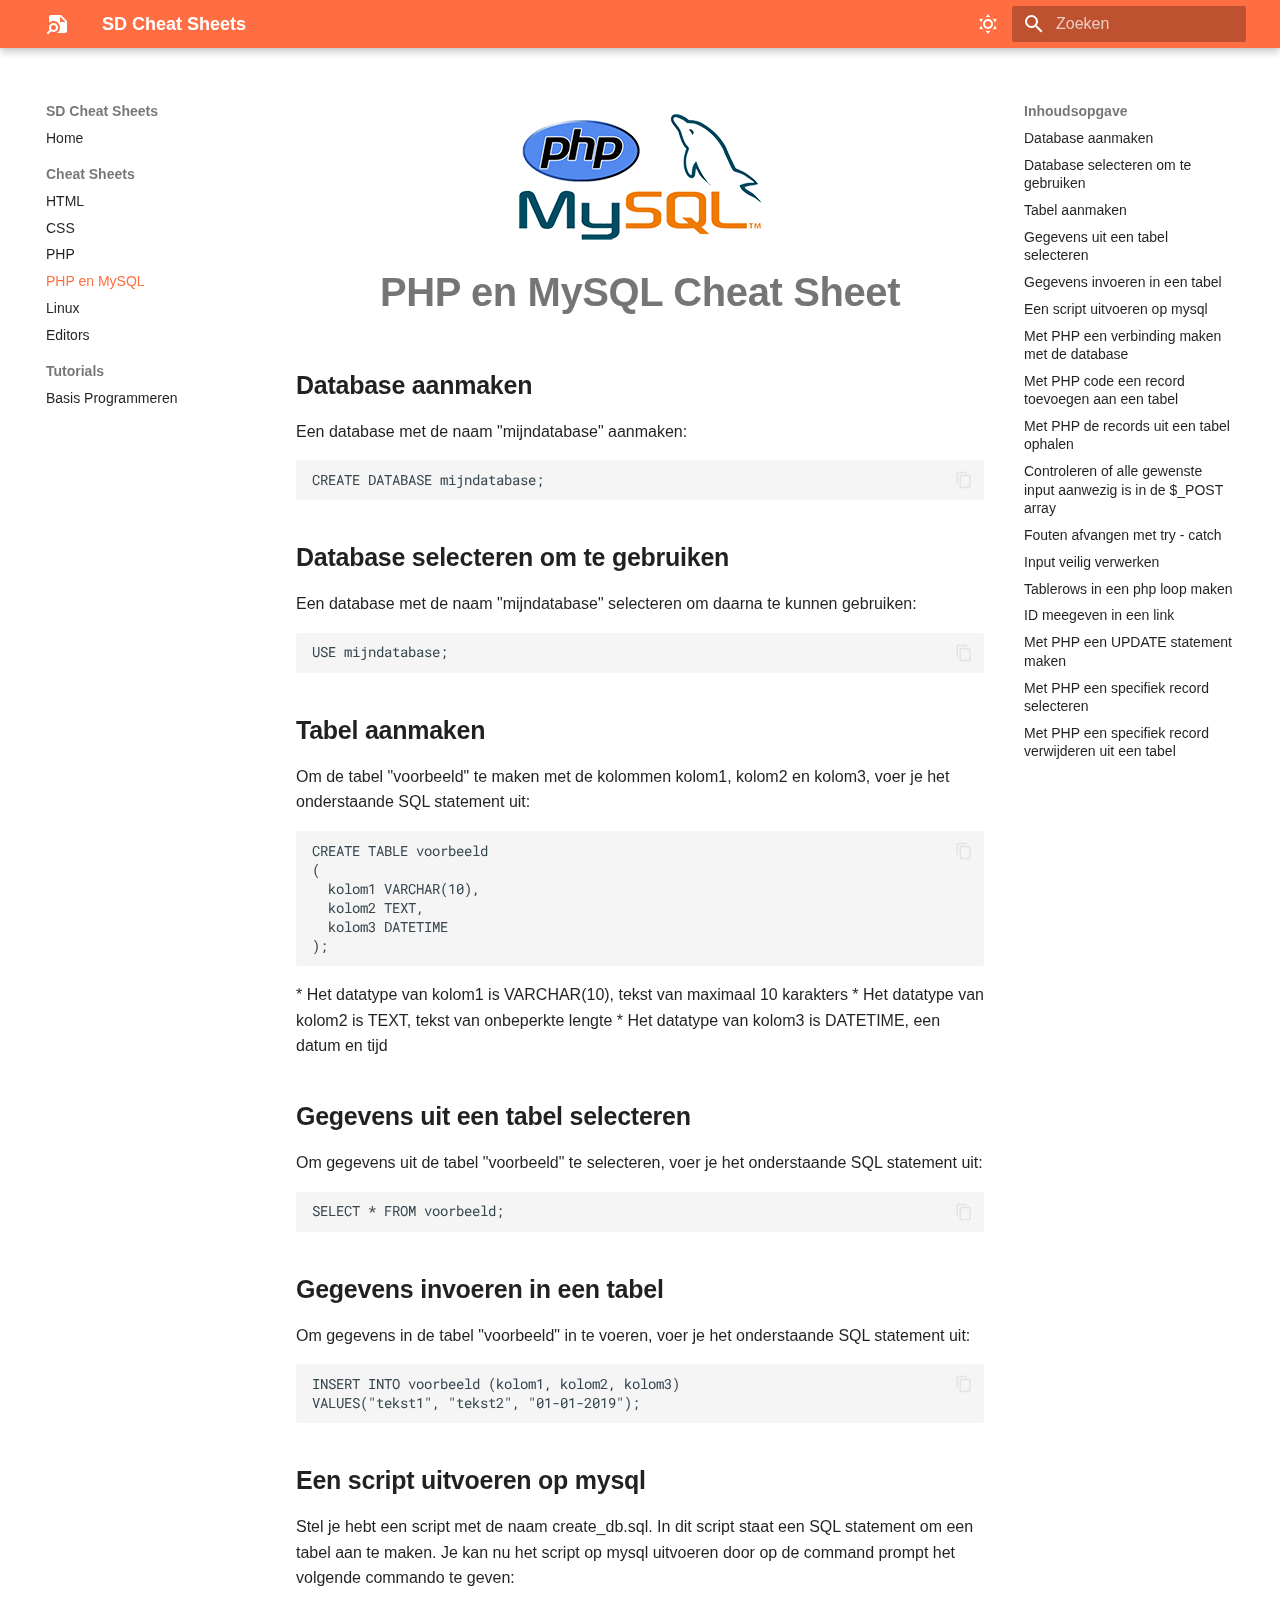
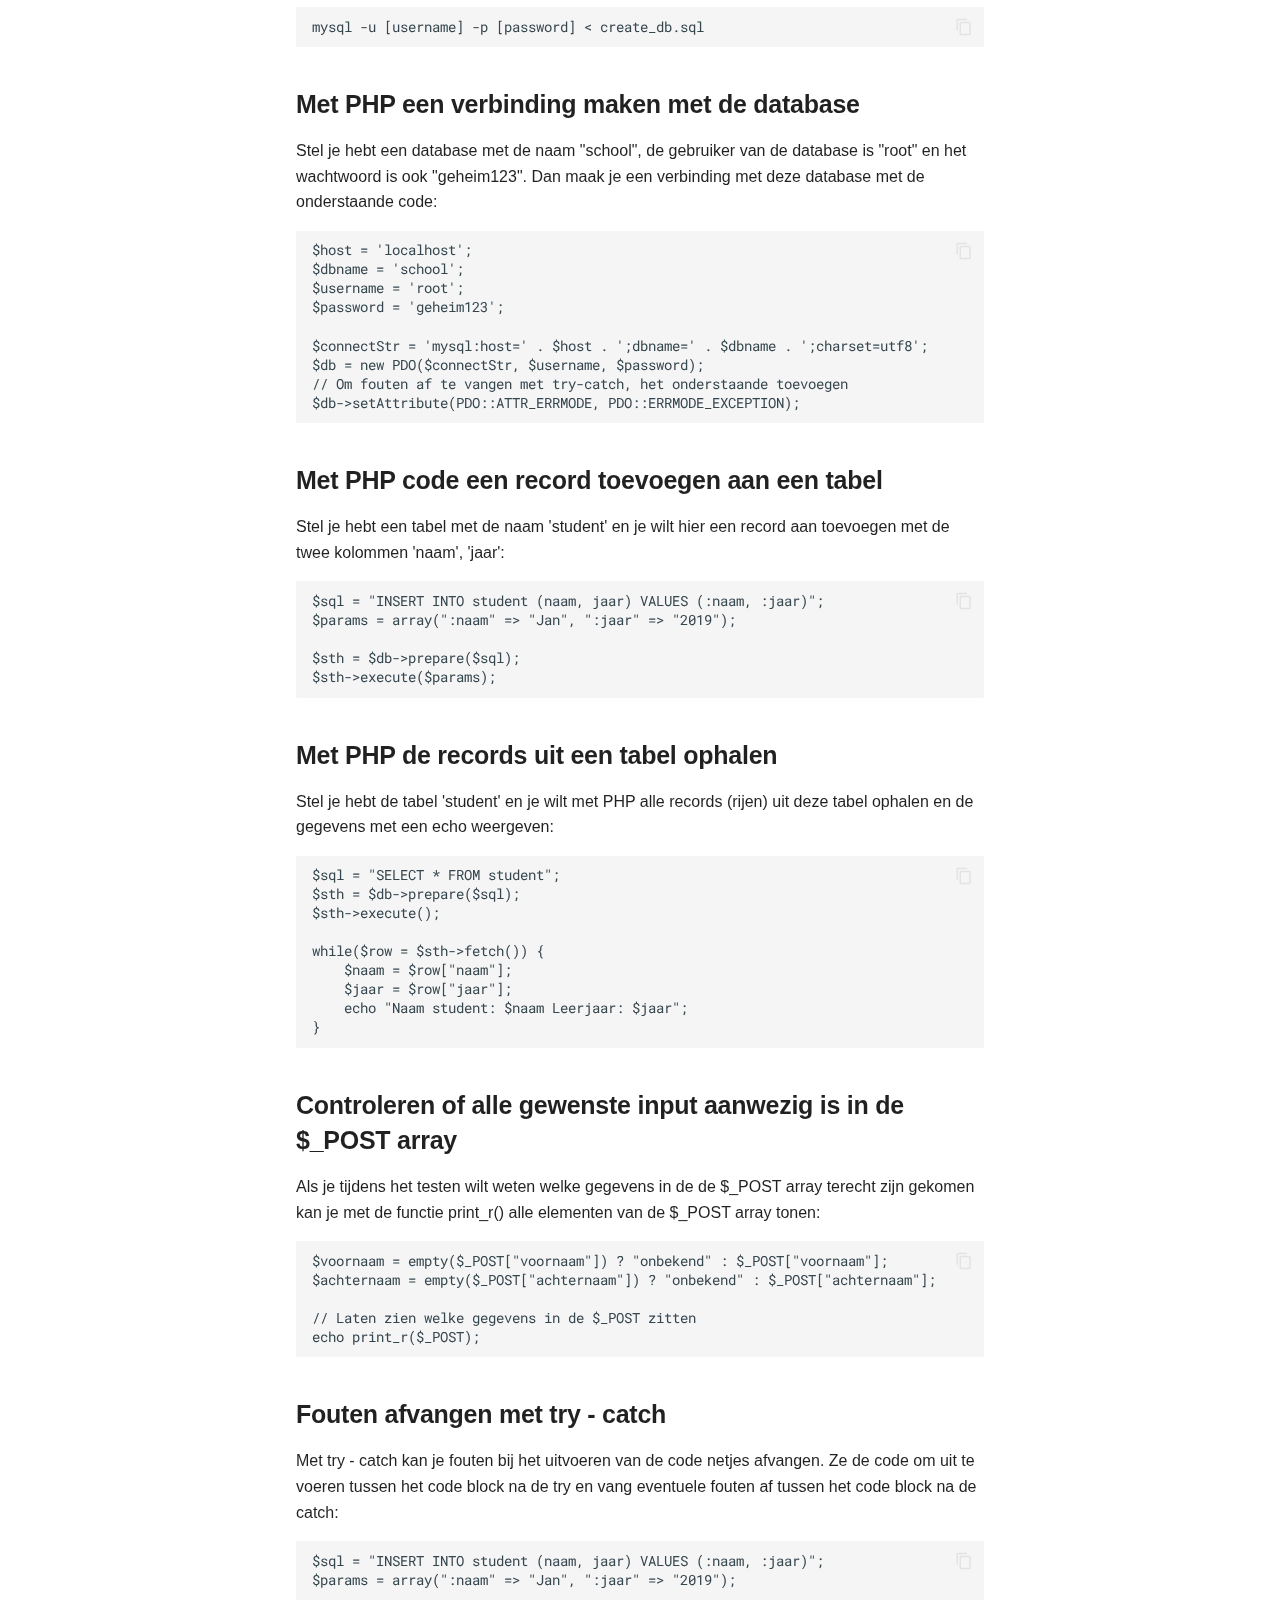
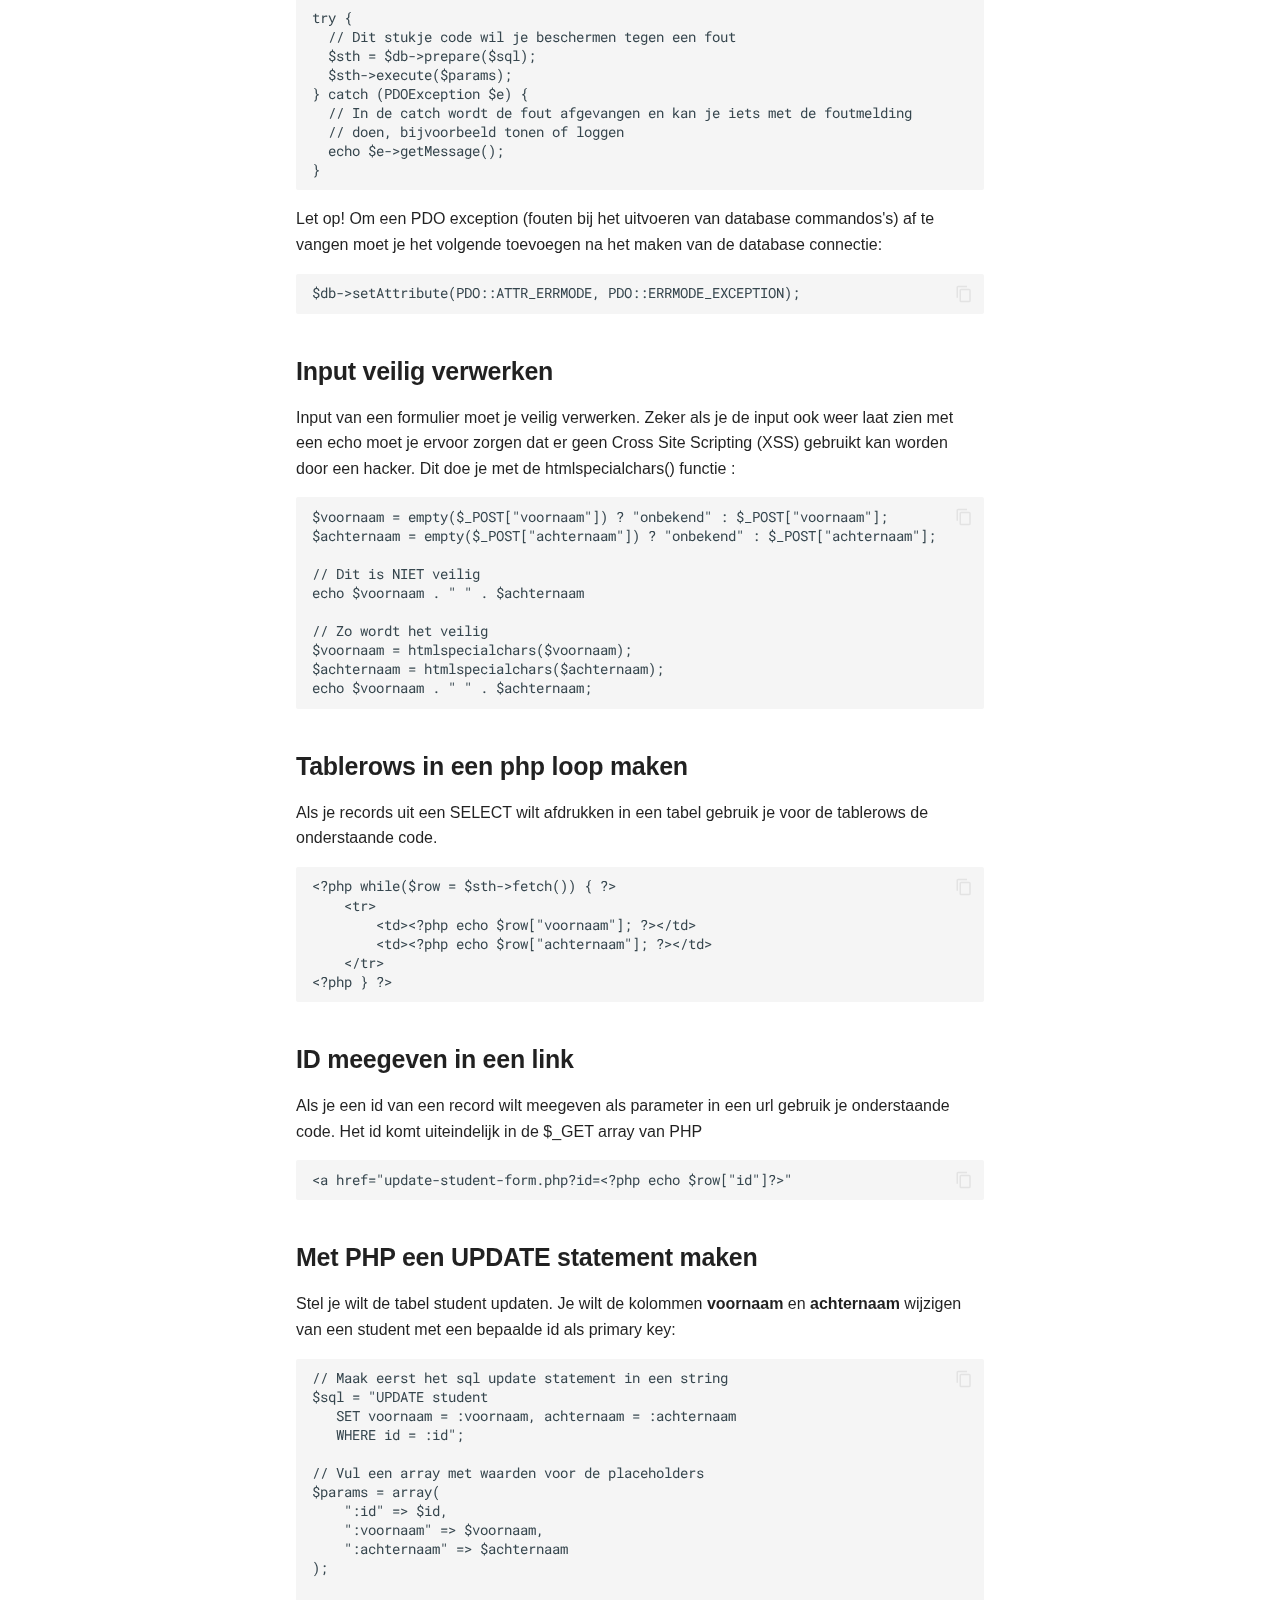
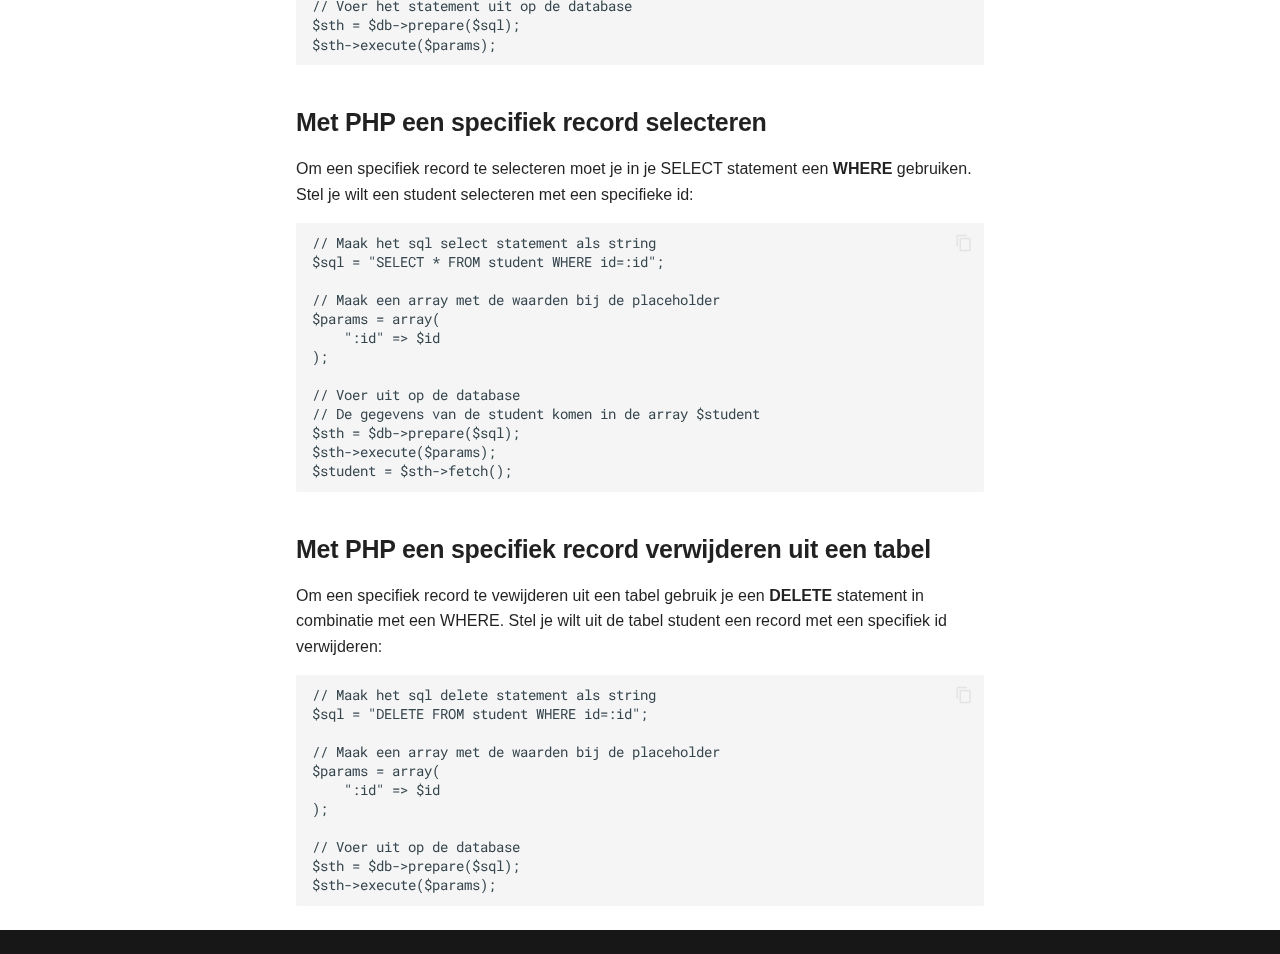
<file: phpenmysql/index.html>
<!doctype html>
<html lang="nl" class="no-js">
  <head>
    
      <meta charset="utf-8">
      <meta name="viewport" content="width=device-width,initial-scale=1">
      
      
      
      
        <link rel="prev" href="../php/">
      
      
        <link rel="next" href="../linux/">
      
      
      <link rel="icon" href="../assets/icons/note-search-blue-16.png">
      <meta name="generator" content="mkdocs-1.6.0, mkdocs-material-9.5.29">
    
    
      
        <title>PHP en MySQL - SD Cheat Sheets</title>
      
    
    
      <link rel="stylesheet" href="../assets/stylesheets/main.76a95c52.min.css">
      
        
        <link rel="stylesheet" href="../assets/stylesheets/palette.06af60db.min.css">
      
      


    
    
      
    
    
      
        
        
        <link rel="preconnect" href="https://fonts.gstatic.com" crossorigin>
        <link rel="stylesheet" href="https://fonts.googleapis.com/css?family=Segoe+UI:300,300i,400,400i,700,700i%7CRoboto+Mono:400,400i,700,700i&display=fallback">
        <style>:root{--md-text-font:"Segoe UI";--md-code-font:"Roboto Mono"}</style>
      
    
    
      <link rel="stylesheet" href="../stylesheets/sdcheatsheets.css">
    
    <script>__md_scope=new URL("..",location),__md_hash=e=>[...e].reduce((e,_)=>(e<<5)-e+_.charCodeAt(0),0),__md_get=(e,_=localStorage,t=__md_scope)=>JSON.parse(_.getItem(t.pathname+"."+e)),__md_set=(e,_,t=localStorage,a=__md_scope)=>{try{t.setItem(a.pathname+"."+e,JSON.stringify(_))}catch(e){}}</script>
    
      

    
    
    
  </head>
  
  
    
    
      
    
    
    
    
    <body dir="ltr" data-md-color-scheme="default" data-md-color-primary="deep-orange" data-md-color-accent="indigo">
  
    
    <input class="md-toggle" data-md-toggle="drawer" type="checkbox" id="__drawer" autocomplete="off">
    <input class="md-toggle" data-md-toggle="search" type="checkbox" id="__search" autocomplete="off">
    <label class="md-overlay" for="__drawer"></label>
    <div data-md-component="skip">
      
        
        <a href="#php-en-mysql-cheat-sheet" class="md-skip">
          Ga naar inhoud
        </a>
      
    </div>
    <div data-md-component="announce">
      
    </div>
    
    
      

  

<header class="md-header md-header--shadow" data-md-component="header">
  <nav class="md-header__inner md-grid" aria-label="Header">
    <a href=".." title="SD Cheat Sheets" class="md-header__button md-logo" aria-label="SD Cheat Sheets" data-md-component="logo">
      
  <img src="../assets/logo.png" alt="logo">

    </a>
    <label class="md-header__button md-icon" for="__drawer">
      
      <svg xmlns="http://www.w3.org/2000/svg" viewBox="0 0 24 24"><path d="M3 6h18v2H3V6m0 5h18v2H3v-2m0 5h18v2H3v-2Z"/></svg>
    </label>
    <div class="md-header__title" data-md-component="header-title">
      <div class="md-header__ellipsis">
        <div class="md-header__topic">
          <span class="md-ellipsis">
            SD Cheat Sheets
          </span>
        </div>
        <div class="md-header__topic" data-md-component="header-topic">
          <span class="md-ellipsis">
            
              PHP en MySQL
            
          </span>
        </div>
      </div>
    </div>
    
      
        <form class="md-header__option" data-md-component="palette">
  
    
    
    
    <input class="md-option" data-md-color-media="(prefers-color-scheme: light)" data-md-color-scheme="default" data-md-color-primary="deep-orange" data-md-color-accent="indigo"  aria-label="Switch to dark mode"  type="radio" name="__palette" id="__palette_0">
    
      <label class="md-header__button md-icon" title="Switch to dark mode" for="__palette_1" hidden>
        <svg xmlns="http://www.w3.org/2000/svg" viewBox="0 0 24 24"><path d="M12 7a5 5 0 0 1 5 5 5 5 0 0 1-5 5 5 5 0 0 1-5-5 5 5 0 0 1 5-5m0 2a3 3 0 0 0-3 3 3 3 0 0 0 3 3 3 3 0 0 0 3-3 3 3 0 0 0-3-3m0-7 2.39 3.42C13.65 5.15 12.84 5 12 5c-.84 0-1.65.15-2.39.42L12 2M3.34 7l4.16-.35A7.2 7.2 0 0 0 5.94 8.5c-.44.74-.69 1.5-.83 2.29L3.34 7m.02 10 1.76-3.77a7.131 7.131 0 0 0 2.38 4.14L3.36 17M20.65 7l-1.77 3.79a7.023 7.023 0 0 0-2.38-4.15l4.15.36m-.01 10-4.14.36c.59-.51 1.12-1.14 1.54-1.86.42-.73.69-1.5.83-2.29L20.64 17M12 22l-2.41-3.44c.74.27 1.55.44 2.41.44.82 0 1.63-.17 2.37-.44L12 22Z"/></svg>
      </label>
    
  
    
    
    
    <input class="md-option" data-md-color-media="(prefers-color-scheme: dark)" data-md-color-scheme="slate" data-md-color-primary="deep-orange" data-md-color-accent="indigo"  aria-label="Switch to light mode"  type="radio" name="__palette" id="__palette_1">
    
      <label class="md-header__button md-icon" title="Switch to light mode" for="__palette_0" hidden>
        <svg xmlns="http://www.w3.org/2000/svg" viewBox="0 0 24 24"><path d="m17.75 4.09-2.53 1.94.91 3.06-2.63-1.81-2.63 1.81.91-3.06-2.53-1.94L12.44 4l1.06-3 1.06 3 3.19.09m3.5 6.91-1.64 1.25.59 1.98-1.7-1.17-1.7 1.17.59-1.98L15.75 11l2.06-.05L18.5 9l.69 1.95 2.06.05m-2.28 4.95c.83-.08 1.72 1.1 1.19 1.85-.32.45-.66.87-1.08 1.27C15.17 23 8.84 23 4.94 19.07c-3.91-3.9-3.91-10.24 0-14.14.4-.4.82-.76 1.27-1.08.75-.53 1.93.36 1.85 1.19-.27 2.86.69 5.83 2.89 8.02a9.96 9.96 0 0 0 8.02 2.89m-1.64 2.02a12.08 12.08 0 0 1-7.8-3.47c-2.17-2.19-3.33-5-3.49-7.82-2.81 3.14-2.7 7.96.31 10.98 3.02 3.01 7.84 3.12 10.98.31Z"/></svg>
      </label>
    
  
</form>
      
    
    
      <script>var media,input,key,value,palette=__md_get("__palette");if(palette&&palette.color){"(prefers-color-scheme)"===palette.color.media&&(media=matchMedia("(prefers-color-scheme: light)"),input=document.querySelector(media.matches?"[data-md-color-media='(prefers-color-scheme: light)']":"[data-md-color-media='(prefers-color-scheme: dark)']"),palette.color.media=input.getAttribute("data-md-color-media"),palette.color.scheme=input.getAttribute("data-md-color-scheme"),palette.color.primary=input.getAttribute("data-md-color-primary"),palette.color.accent=input.getAttribute("data-md-color-accent"));for([key,value]of Object.entries(palette.color))document.body.setAttribute("data-md-color-"+key,value)}</script>
    
    
    
      <label class="md-header__button md-icon" for="__search">
        
        <svg xmlns="http://www.w3.org/2000/svg" viewBox="0 0 24 24"><path d="M9.5 3A6.5 6.5 0 0 1 16 9.5c0 1.61-.59 3.09-1.56 4.23l.27.27h.79l5 5-1.5 1.5-5-5v-.79l-.27-.27A6.516 6.516 0 0 1 9.5 16 6.5 6.5 0 0 1 3 9.5 6.5 6.5 0 0 1 9.5 3m0 2C7 5 5 7 5 9.5S7 14 9.5 14 14 12 14 9.5 12 5 9.5 5Z"/></svg>
      </label>
      <div class="md-search" data-md-component="search" role="dialog">
  <label class="md-search__overlay" for="__search"></label>
  <div class="md-search__inner" role="search">
    <form class="md-search__form" name="search">
      <input type="text" class="md-search__input" name="query" aria-label="Zoeken" placeholder="Zoeken" autocapitalize="off" autocorrect="off" autocomplete="off" spellcheck="false" data-md-component="search-query" required>
      <label class="md-search__icon md-icon" for="__search">
        
        <svg xmlns="http://www.w3.org/2000/svg" viewBox="0 0 24 24"><path d="M9.5 3A6.5 6.5 0 0 1 16 9.5c0 1.61-.59 3.09-1.56 4.23l.27.27h.79l5 5-1.5 1.5-5-5v-.79l-.27-.27A6.516 6.516 0 0 1 9.5 16 6.5 6.5 0 0 1 3 9.5 6.5 6.5 0 0 1 9.5 3m0 2C7 5 5 7 5 9.5S7 14 9.5 14 14 12 14 9.5 12 5 9.5 5Z"/></svg>
        
        <svg xmlns="http://www.w3.org/2000/svg" viewBox="0 0 24 24"><path d="M20 11v2H8l5.5 5.5-1.42 1.42L4.16 12l7.92-7.92L13.5 5.5 8 11h12Z"/></svg>
      </label>
      <nav class="md-search__options" aria-label="Zoeken">
        
        <button type="reset" class="md-search__icon md-icon" title="Leegmaken" aria-label="Leegmaken" tabindex="-1">
          
          <svg xmlns="http://www.w3.org/2000/svg" viewBox="0 0 24 24"><path d="M19 6.41 17.59 5 12 10.59 6.41 5 5 6.41 10.59 12 5 17.59 6.41 19 12 13.41 17.59 19 19 17.59 13.41 12 19 6.41Z"/></svg>
        </button>
      </nav>
      
    </form>
    <div class="md-search__output">
      <div class="md-search__scrollwrap" tabindex="0" data-md-scrollfix>
        <div class="md-search-result" data-md-component="search-result">
          <div class="md-search-result__meta">
            Zoeken initialiseren
          </div>
          <ol class="md-search-result__list" role="presentation"></ol>
        </div>
      </div>
    </div>
  </div>
</div>
    
    
  </nav>
  
</header>
    
    <div class="md-container" data-md-component="container">
      
      
        
          
        
      
      <main class="md-main" data-md-component="main">
        <div class="md-main__inner md-grid">
          
            
              
              <div class="md-sidebar md-sidebar--primary" data-md-component="sidebar" data-md-type="navigation" >
                <div class="md-sidebar__scrollwrap">
                  <div class="md-sidebar__inner">
                    



<nav class="md-nav md-nav--primary" aria-label="Navigatie" data-md-level="0">
  <label class="md-nav__title" for="__drawer">
    <a href=".." title="SD Cheat Sheets" class="md-nav__button md-logo" aria-label="SD Cheat Sheets" data-md-component="logo">
      
  <img src="../assets/logo.png" alt="logo">

    </a>
    SD Cheat Sheets
  </label>
  
  <ul class="md-nav__list" data-md-scrollfix>
    
      
      
  
  
  
  
    <li class="md-nav__item">
      <a href=".." class="md-nav__link">
        
  
  <span class="md-ellipsis">
    Home
  </span>
  

      </a>
    </li>
  

    
      
      
  
  
    
  
  
  
    
    
    
      
        
        
      
    
    
    <li class="md-nav__item md-nav__item--active md-nav__item--section md-nav__item--nested">
      
        
        
        <input class="md-nav__toggle md-toggle " type="checkbox" id="__nav_2" checked>
        
          
          <label class="md-nav__link" for="__nav_2" id="__nav_2_label" tabindex="">
            
  
  <span class="md-ellipsis">
    Cheat Sheets
  </span>
  

            <span class="md-nav__icon md-icon"></span>
          </label>
        
        <nav class="md-nav" data-md-level="1" aria-labelledby="__nav_2_label" aria-expanded="true">
          <label class="md-nav__title" for="__nav_2">
            <span class="md-nav__icon md-icon"></span>
            Cheat Sheets
          </label>
          <ul class="md-nav__list" data-md-scrollfix>
            
              
                
  
  
  
  
    <li class="md-nav__item">
      <a href="../html/" class="md-nav__link">
        
  
  <span class="md-ellipsis">
    HTML
  </span>
  

      </a>
    </li>
  

              
            
              
                
  
  
  
  
    <li class="md-nav__item">
      <a href="../css/" class="md-nav__link">
        
  
  <span class="md-ellipsis">
    CSS
  </span>
  

      </a>
    </li>
  

              
            
              
                
  
  
  
  
    <li class="md-nav__item">
      <a href="../php/" class="md-nav__link">
        
  
  <span class="md-ellipsis">
    PHP
  </span>
  

      </a>
    </li>
  

              
            
              
                
  
  
    
  
  
  
    <li class="md-nav__item md-nav__item--active">
      
      <input class="md-nav__toggle md-toggle" type="checkbox" id="__toc">
      
      
        
      
      
        <label class="md-nav__link md-nav__link--active" for="__toc">
          
  
  <span class="md-ellipsis">
    PHP en MySQL
  </span>
  

          <span class="md-nav__icon md-icon"></span>
        </label>
      
      <a href="./" class="md-nav__link md-nav__link--active">
        
  
  <span class="md-ellipsis">
    PHP en MySQL
  </span>
  

      </a>
      
        

<nav class="md-nav md-nav--secondary" aria-label="Inhoudsopgave">
  
  
  
    
  
  
    <label class="md-nav__title" for="__toc">
      <span class="md-nav__icon md-icon"></span>
      Inhoudsopgave
    </label>
    <ul class="md-nav__list" data-md-component="toc" data-md-scrollfix>
      
        <li class="md-nav__item">
  <a href="#database-aanmaken" class="md-nav__link">
    <span class="md-ellipsis">
      Database aanmaken
    </span>
  </a>
  
</li>
      
        <li class="md-nav__item">
  <a href="#database-selecteren-om-te-gebruiken" class="md-nav__link">
    <span class="md-ellipsis">
      Database selecteren om te gebruiken
    </span>
  </a>
  
</li>
      
        <li class="md-nav__item">
  <a href="#tabel-aanmaken" class="md-nav__link">
    <span class="md-ellipsis">
      Tabel aanmaken
    </span>
  </a>
  
</li>
      
        <li class="md-nav__item">
  <a href="#gegevens-uit-een-tabel-selecteren" class="md-nav__link">
    <span class="md-ellipsis">
      Gegevens uit een tabel selecteren
    </span>
  </a>
  
</li>
      
        <li class="md-nav__item">
  <a href="#gegevens-invoeren-in-een-tabel" class="md-nav__link">
    <span class="md-ellipsis">
      Gegevens invoeren in een tabel
    </span>
  </a>
  
</li>
      
        <li class="md-nav__item">
  <a href="#een-script-uitvoeren-op-mysql" class="md-nav__link">
    <span class="md-ellipsis">
      Een script uitvoeren op mysql
    </span>
  </a>
  
</li>
      
        <li class="md-nav__item">
  <a href="#met-php-een-verbinding-maken-met-de-database" class="md-nav__link">
    <span class="md-ellipsis">
      Met PHP een verbinding maken met de database
    </span>
  </a>
  
</li>
      
        <li class="md-nav__item">
  <a href="#met-php-code-een-record-toevoegen-aan-een-tabel" class="md-nav__link">
    <span class="md-ellipsis">
      Met PHP code een record toevoegen aan een tabel
    </span>
  </a>
  
</li>
      
        <li class="md-nav__item">
  <a href="#met-php-de-records-uit-een-tabel-ophalen" class="md-nav__link">
    <span class="md-ellipsis">
      Met PHP de records uit een tabel ophalen
    </span>
  </a>
  
</li>
      
        <li class="md-nav__item">
  <a href="#controleren-of-alle-gewenste-input-aanwezig-is-in-de-_post-array" class="md-nav__link">
    <span class="md-ellipsis">
      Controleren of alle gewenste input aanwezig is in de $_POST array
    </span>
  </a>
  
</li>
      
        <li class="md-nav__item">
  <a href="#fouten-afvangen-met-try-catch" class="md-nav__link">
    <span class="md-ellipsis">
      Fouten afvangen met try - catch
    </span>
  </a>
  
</li>
      
        <li class="md-nav__item">
  <a href="#input-veilig-verwerken" class="md-nav__link">
    <span class="md-ellipsis">
      Input veilig verwerken
    </span>
  </a>
  
</li>
      
        <li class="md-nav__item">
  <a href="#tablerows-in-een-php-loop-maken" class="md-nav__link">
    <span class="md-ellipsis">
      Tablerows in een php loop maken
    </span>
  </a>
  
</li>
      
        <li class="md-nav__item">
  <a href="#id-meegeven-in-een-link" class="md-nav__link">
    <span class="md-ellipsis">
      ID meegeven in een link
    </span>
  </a>
  
</li>
      
        <li class="md-nav__item">
  <a href="#met-php-een-update-statement-maken" class="md-nav__link">
    <span class="md-ellipsis">
      Met PHP een UPDATE statement maken
    </span>
  </a>
  
</li>
      
        <li class="md-nav__item">
  <a href="#met-php-een-specifiek-record-selecteren" class="md-nav__link">
    <span class="md-ellipsis">
      Met PHP een specifiek record selecteren
    </span>
  </a>
  
</li>
      
        <li class="md-nav__item">
  <a href="#met-php-een-specifiek-record-verwijderen-uit-een-tabel" class="md-nav__link">
    <span class="md-ellipsis">
      Met PHP een specifiek record verwijderen uit een tabel
    </span>
  </a>
  
</li>
      
    </ul>
  
</nav>
      
    </li>
  

              
            
              
                
  
  
  
  
    <li class="md-nav__item">
      <a href="../linux/" class="md-nav__link">
        
  
  <span class="md-ellipsis">
    Linux
  </span>
  

      </a>
    </li>
  

              
            
              
                
  
  
  
  
    <li class="md-nav__item">
      <a href="../editors/" class="md-nav__link">
        
  
  <span class="md-ellipsis">
    Editors
  </span>
  

      </a>
    </li>
  

              
            
          </ul>
        </nav>
      
    </li>
  

    
      
      
  
  
  
  
    
    
    
      
        
        
      
    
    
    <li class="md-nav__item md-nav__item--section md-nav__item--nested">
      
        
        
        <input class="md-nav__toggle md-toggle " type="checkbox" id="__nav_3" >
        
          
          <label class="md-nav__link" for="__nav_3" id="__nav_3_label" tabindex="">
            
  
  <span class="md-ellipsis">
    Tutorials
  </span>
  

            <span class="md-nav__icon md-icon"></span>
          </label>
        
        <nav class="md-nav" data-md-level="1" aria-labelledby="__nav_3_label" aria-expanded="false">
          <label class="md-nav__title" for="__nav_3">
            <span class="md-nav__icon md-icon"></span>
            Tutorials
          </label>
          <ul class="md-nav__list" data-md-scrollfix>
            
              
                
  
  
  
  
    <li class="md-nav__item">
      <a href="../basis-programmeren/" class="md-nav__link">
        
  
  <span class="md-ellipsis">
    Basis Programmeren
  </span>
  

      </a>
    </li>
  

              
            
          </ul>
        </nav>
      
    </li>
  

    
  </ul>
</nav>
                  </div>
                </div>
              </div>
            
            
              
              <div class="md-sidebar md-sidebar--secondary" data-md-component="sidebar" data-md-type="toc" >
                <div class="md-sidebar__scrollwrap">
                  <div class="md-sidebar__inner">
                    

<nav class="md-nav md-nav--secondary" aria-label="Inhoudsopgave">
  
  
  
    
  
  
    <label class="md-nav__title" for="__toc">
      <span class="md-nav__icon md-icon"></span>
      Inhoudsopgave
    </label>
    <ul class="md-nav__list" data-md-component="toc" data-md-scrollfix>
      
        <li class="md-nav__item">
  <a href="#database-aanmaken" class="md-nav__link">
    <span class="md-ellipsis">
      Database aanmaken
    </span>
  </a>
  
</li>
      
        <li class="md-nav__item">
  <a href="#database-selecteren-om-te-gebruiken" class="md-nav__link">
    <span class="md-ellipsis">
      Database selecteren om te gebruiken
    </span>
  </a>
  
</li>
      
        <li class="md-nav__item">
  <a href="#tabel-aanmaken" class="md-nav__link">
    <span class="md-ellipsis">
      Tabel aanmaken
    </span>
  </a>
  
</li>
      
        <li class="md-nav__item">
  <a href="#gegevens-uit-een-tabel-selecteren" class="md-nav__link">
    <span class="md-ellipsis">
      Gegevens uit een tabel selecteren
    </span>
  </a>
  
</li>
      
        <li class="md-nav__item">
  <a href="#gegevens-invoeren-in-een-tabel" class="md-nav__link">
    <span class="md-ellipsis">
      Gegevens invoeren in een tabel
    </span>
  </a>
  
</li>
      
        <li class="md-nav__item">
  <a href="#een-script-uitvoeren-op-mysql" class="md-nav__link">
    <span class="md-ellipsis">
      Een script uitvoeren op mysql
    </span>
  </a>
  
</li>
      
        <li class="md-nav__item">
  <a href="#met-php-een-verbinding-maken-met-de-database" class="md-nav__link">
    <span class="md-ellipsis">
      Met PHP een verbinding maken met de database
    </span>
  </a>
  
</li>
      
        <li class="md-nav__item">
  <a href="#met-php-code-een-record-toevoegen-aan-een-tabel" class="md-nav__link">
    <span class="md-ellipsis">
      Met PHP code een record toevoegen aan een tabel
    </span>
  </a>
  
</li>
      
        <li class="md-nav__item">
  <a href="#met-php-de-records-uit-een-tabel-ophalen" class="md-nav__link">
    <span class="md-ellipsis">
      Met PHP de records uit een tabel ophalen
    </span>
  </a>
  
</li>
      
        <li class="md-nav__item">
  <a href="#controleren-of-alle-gewenste-input-aanwezig-is-in-de-_post-array" class="md-nav__link">
    <span class="md-ellipsis">
      Controleren of alle gewenste input aanwezig is in de $_POST array
    </span>
  </a>
  
</li>
      
        <li class="md-nav__item">
  <a href="#fouten-afvangen-met-try-catch" class="md-nav__link">
    <span class="md-ellipsis">
      Fouten afvangen met try - catch
    </span>
  </a>
  
</li>
      
        <li class="md-nav__item">
  <a href="#input-veilig-verwerken" class="md-nav__link">
    <span class="md-ellipsis">
      Input veilig verwerken
    </span>
  </a>
  
</li>
      
        <li class="md-nav__item">
  <a href="#tablerows-in-een-php-loop-maken" class="md-nav__link">
    <span class="md-ellipsis">
      Tablerows in een php loop maken
    </span>
  </a>
  
</li>
      
        <li class="md-nav__item">
  <a href="#id-meegeven-in-een-link" class="md-nav__link">
    <span class="md-ellipsis">
      ID meegeven in een link
    </span>
  </a>
  
</li>
      
        <li class="md-nav__item">
  <a href="#met-php-een-update-statement-maken" class="md-nav__link">
    <span class="md-ellipsis">
      Met PHP een UPDATE statement maken
    </span>
  </a>
  
</li>
      
        <li class="md-nav__item">
  <a href="#met-php-een-specifiek-record-selecteren" class="md-nav__link">
    <span class="md-ellipsis">
      Met PHP een specifiek record selecteren
    </span>
  </a>
  
</li>
      
        <li class="md-nav__item">
  <a href="#met-php-een-specifiek-record-verwijderen-uit-een-tabel" class="md-nav__link">
    <span class="md-ellipsis">
      Met PHP een specifiek record verwijderen uit een tabel
    </span>
  </a>
  
</li>
      
    </ul>
  
</nav>
                  </div>
                </div>
              </div>
            
          
          
            <div class="md-content" data-md-component="content">
              <article class="md-content__inner md-typeset">
                
                  


<div class="sdcs-header">
<p><img alt="" src="../assets/images/PHPMySQL-logo.png" /></p>
</div>
<h1 id="php-en-mysql-cheat-sheet">PHP en MySQL Cheat Sheet</h1>
<h2 id="database-aanmaken">Database aanmaken</h2>
<p>Een database met de naam "mijndatabase" aanmaken:</p>
<div class="language-text highlight"><pre><span></span><code><span id="__span-0-1"><a id="__codelineno-0-1" name="__codelineno-0-1" href="#__codelineno-0-1"></a>CREATE DATABASE mijndatabase;
</span></code></pre></div>
<h2 id="database-selecteren-om-te-gebruiken">Database selecteren om te gebruiken</h2>
<p>Een database met de naam "mijndatabase" selecteren om daarna te kunnen gebruiken:</p>
<div class="language-text highlight"><pre><span></span><code><span id="__span-1-1"><a id="__codelineno-1-1" name="__codelineno-1-1" href="#__codelineno-1-1"></a>USE mijndatabase;
</span></code></pre></div>
<h2 id="tabel-aanmaken">Tabel aanmaken</h2>
<p>Om de tabel "voorbeeld" te maken met de kolommen kolom1, kolom2 en kolom3, voer je het onderstaande SQL statement uit:
<div class="language-text highlight"><pre><span></span><code><span id="__span-2-1"><a id="__codelineno-2-1" name="__codelineno-2-1" href="#__codelineno-2-1"></a>CREATE TABLE voorbeeld
</span><span id="__span-2-2"><a id="__codelineno-2-2" name="__codelineno-2-2" href="#__codelineno-2-2"></a>(
</span><span id="__span-2-3"><a id="__codelineno-2-3" name="__codelineno-2-3" href="#__codelineno-2-3"></a>  kolom1 VARCHAR(10),
</span><span id="__span-2-4"><a id="__codelineno-2-4" name="__codelineno-2-4" href="#__codelineno-2-4"></a>  kolom2 TEXT,
</span><span id="__span-2-5"><a id="__codelineno-2-5" name="__codelineno-2-5" href="#__codelineno-2-5"></a>  kolom3 DATETIME
</span><span id="__span-2-6"><a id="__codelineno-2-6" name="__codelineno-2-6" href="#__codelineno-2-6"></a>);
</span></code></pre></div>
* Het datatype van kolom1 is VARCHAR(10), tekst van maximaal 10 karakters
* Het datatype van kolom2 is TEXT, tekst van onbeperkte lengte
* Het datatype van kolom3 is DATETIME, een datum en tijd</p>
<h2 id="gegevens-uit-een-tabel-selecteren">Gegevens uit een tabel selecteren</h2>
<p>Om gegevens uit de tabel "voorbeeld" te selecteren, voer je het onderstaande SQL statement uit:
<div class="language-text highlight"><pre><span></span><code><span id="__span-3-1"><a id="__codelineno-3-1" name="__codelineno-3-1" href="#__codelineno-3-1"></a>SELECT * FROM voorbeeld;
</span></code></pre></div></p>
<h2 id="gegevens-invoeren-in-een-tabel">Gegevens invoeren in een tabel</h2>
<p>Om gegevens in de tabel "voorbeeld" in te voeren, voer je het onderstaande SQL statement uit:
<div class="language-text highlight"><pre><span></span><code><span id="__span-4-1"><a id="__codelineno-4-1" name="__codelineno-4-1" href="#__codelineno-4-1"></a>INSERT INTO voorbeeld (kolom1, kolom2, kolom3) 
</span><span id="__span-4-2"><a id="__codelineno-4-2" name="__codelineno-4-2" href="#__codelineno-4-2"></a>VALUES(&quot;tekst1&quot;, &quot;tekst2&quot;, &quot;01-01-2019&quot;);
</span></code></pre></div></p>
<h2 id="een-script-uitvoeren-op-mysql">Een script uitvoeren op mysql</h2>
<p>Stel je hebt een script met de naam create_db.sql. In dit script staat een SQL statement om een tabel aan te maken. Je kan nu het script op mysql uitvoeren door op de command prompt het volgende commando te geven:
<div class="language-text highlight"><pre><span></span><code><span id="__span-5-1"><a id="__codelineno-5-1" name="__codelineno-5-1" href="#__codelineno-5-1"></a>mysql -u [username] -p [password] &lt; create_db.sql
</span></code></pre></div></p>
<h2 id="met-php-een-verbinding-maken-met-de-database">Met PHP een verbinding maken met de database</h2>
<p>Stel je hebt een database met de naam "school", de gebruiker van de database is "root" en het wachtwoord is ook "geheim123". Dan maak je een verbinding met deze database met de onderstaande code:</p>
<div class="language-text highlight"><pre><span></span><code><span id="__span-6-1"><a id="__codelineno-6-1" name="__codelineno-6-1" href="#__codelineno-6-1"></a>$host = &#39;localhost&#39;;
</span><span id="__span-6-2"><a id="__codelineno-6-2" name="__codelineno-6-2" href="#__codelineno-6-2"></a>$dbname = &#39;school&#39;;
</span><span id="__span-6-3"><a id="__codelineno-6-3" name="__codelineno-6-3" href="#__codelineno-6-3"></a>$username = &#39;root&#39;;
</span><span id="__span-6-4"><a id="__codelineno-6-4" name="__codelineno-6-4" href="#__codelineno-6-4"></a>$password = &#39;geheim123&#39;;
</span><span id="__span-6-5"><a id="__codelineno-6-5" name="__codelineno-6-5" href="#__codelineno-6-5"></a>
</span><span id="__span-6-6"><a id="__codelineno-6-6" name="__codelineno-6-6" href="#__codelineno-6-6"></a>$connectStr = &#39;mysql:host=&#39; . $host . &#39;;dbname=&#39; . $dbname . &#39;;charset=utf8&#39;;
</span><span id="__span-6-7"><a id="__codelineno-6-7" name="__codelineno-6-7" href="#__codelineno-6-7"></a>$db = new PDO($connectStr, $username, $password);
</span><span id="__span-6-8"><a id="__codelineno-6-8" name="__codelineno-6-8" href="#__codelineno-6-8"></a>// Om fouten af te vangen met try-catch, het onderstaande toevoegen
</span><span id="__span-6-9"><a id="__codelineno-6-9" name="__codelineno-6-9" href="#__codelineno-6-9"></a>$db-&gt;setAttribute(PDO::ATTR_ERRMODE, PDO::ERRMODE_EXCEPTION);        
</span></code></pre></div>
<h2 id="met-php-code-een-record-toevoegen-aan-een-tabel">Met PHP code een record toevoegen aan een tabel</h2>
<p>Stel je hebt een tabel met de naam 'student' en je wilt hier een record aan toevoegen met de twee kolommen 'naam', 'jaar':</p>
<div class="language-text highlight"><pre><span></span><code><span id="__span-7-1"><a id="__codelineno-7-1" name="__codelineno-7-1" href="#__codelineno-7-1"></a>$sql = &quot;INSERT INTO student (naam, jaar) VALUES (:naam, :jaar)&quot;;
</span><span id="__span-7-2"><a id="__codelineno-7-2" name="__codelineno-7-2" href="#__codelineno-7-2"></a>$params = array(&quot;:naam&quot; =&gt; &quot;Jan&quot;, &quot;:jaar&quot; =&gt; &quot;2019&quot;);
</span><span id="__span-7-3"><a id="__codelineno-7-3" name="__codelineno-7-3" href="#__codelineno-7-3"></a>
</span><span id="__span-7-4"><a id="__codelineno-7-4" name="__codelineno-7-4" href="#__codelineno-7-4"></a>$sth = $db-&gt;prepare($sql);
</span><span id="__span-7-5"><a id="__codelineno-7-5" name="__codelineno-7-5" href="#__codelineno-7-5"></a>$sth-&gt;execute($params);
</span></code></pre></div>
<h2 id="met-php-de-records-uit-een-tabel-ophalen">Met PHP de records uit een tabel ophalen</h2>
<p>Stel je hebt de tabel 'student' en je wilt met PHP alle records (rijen) uit deze tabel ophalen en de gegevens met een echo weergeven:</p>
<div class="language-text highlight"><pre><span></span><code><span id="__span-8-1"><a id="__codelineno-8-1" name="__codelineno-8-1" href="#__codelineno-8-1"></a>$sql = &quot;SELECT * FROM student&quot;;
</span><span id="__span-8-2"><a id="__codelineno-8-2" name="__codelineno-8-2" href="#__codelineno-8-2"></a>$sth = $db-&gt;prepare($sql);
</span><span id="__span-8-3"><a id="__codelineno-8-3" name="__codelineno-8-3" href="#__codelineno-8-3"></a>$sth-&gt;execute();
</span><span id="__span-8-4"><a id="__codelineno-8-4" name="__codelineno-8-4" href="#__codelineno-8-4"></a>
</span><span id="__span-8-5"><a id="__codelineno-8-5" name="__codelineno-8-5" href="#__codelineno-8-5"></a>while($row = $sth-&gt;fetch()) {
</span><span id="__span-8-6"><a id="__codelineno-8-6" name="__codelineno-8-6" href="#__codelineno-8-6"></a>    $naam = $row[&quot;naam&quot;];
</span><span id="__span-8-7"><a id="__codelineno-8-7" name="__codelineno-8-7" href="#__codelineno-8-7"></a>    $jaar = $row[&quot;jaar&quot;];
</span><span id="__span-8-8"><a id="__codelineno-8-8" name="__codelineno-8-8" href="#__codelineno-8-8"></a>    echo &quot;Naam student: $naam Leerjaar: $jaar&quot;;
</span><span id="__span-8-9"><a id="__codelineno-8-9" name="__codelineno-8-9" href="#__codelineno-8-9"></a>}
</span></code></pre></div>
<h2 id="controleren-of-alle-gewenste-input-aanwezig-is-in-de-_post-array">Controleren of alle gewenste input aanwezig is in de $_POST array</h2>
<p>Als je tijdens het testen wilt weten welke gegevens in de de $_POST array terecht zijn gekomen kan je met de functie print_r() alle elementen van de $_POST array tonen:</p>
<div class="language-text highlight"><pre><span></span><code><span id="__span-9-1"><a id="__codelineno-9-1" name="__codelineno-9-1" href="#__codelineno-9-1"></a>$voornaam = empty($_POST[&quot;voornaam&quot;]) ? &quot;onbekend&quot; : $_POST[&quot;voornaam&quot;];
</span><span id="__span-9-2"><a id="__codelineno-9-2" name="__codelineno-9-2" href="#__codelineno-9-2"></a>$achternaam = empty($_POST[&quot;achternaam&quot;]) ? &quot;onbekend&quot; : $_POST[&quot;achternaam&quot;];
</span><span id="__span-9-3"><a id="__codelineno-9-3" name="__codelineno-9-3" href="#__codelineno-9-3"></a>
</span><span id="__span-9-4"><a id="__codelineno-9-4" name="__codelineno-9-4" href="#__codelineno-9-4"></a>// Laten zien welke gegevens in de $_POST zitten
</span><span id="__span-9-5"><a id="__codelineno-9-5" name="__codelineno-9-5" href="#__codelineno-9-5"></a>echo print_r($_POST);
</span></code></pre></div>
<h2 id="fouten-afvangen-met-try-catch">Fouten afvangen met try - catch</h2>
<p>Met try - catch kan je fouten bij het uitvoeren van de code netjes afvangen. Ze de code om uit te voeren tussen het code block na de try en vang eventuele fouten af tussen het code block na de catch:</p>
<p><div class="language-text highlight"><pre><span></span><code><span id="__span-10-1"><a id="__codelineno-10-1" name="__codelineno-10-1" href="#__codelineno-10-1"></a>$sql = &quot;INSERT INTO student (naam, jaar) VALUES (:naam, :jaar)&quot;;
</span><span id="__span-10-2"><a id="__codelineno-10-2" name="__codelineno-10-2" href="#__codelineno-10-2"></a>$params = array(&quot;:naam&quot; =&gt; &quot;Jan&quot;, &quot;:jaar&quot; =&gt; &quot;2019&quot;);
</span><span id="__span-10-3"><a id="__codelineno-10-3" name="__codelineno-10-3" href="#__codelineno-10-3"></a>
</span><span id="__span-10-4"><a id="__codelineno-10-4" name="__codelineno-10-4" href="#__codelineno-10-4"></a>try {
</span><span id="__span-10-5"><a id="__codelineno-10-5" name="__codelineno-10-5" href="#__codelineno-10-5"></a>  // Dit stukje code wil je beschermen tegen een fout
</span><span id="__span-10-6"><a id="__codelineno-10-6" name="__codelineno-10-6" href="#__codelineno-10-6"></a>  $sth = $db-&gt;prepare($sql);
</span><span id="__span-10-7"><a id="__codelineno-10-7" name="__codelineno-10-7" href="#__codelineno-10-7"></a>  $sth-&gt;execute($params);
</span><span id="__span-10-8"><a id="__codelineno-10-8" name="__codelineno-10-8" href="#__codelineno-10-8"></a>} catch (PDOException $e) {
</span><span id="__span-10-9"><a id="__codelineno-10-9" name="__codelineno-10-9" href="#__codelineno-10-9"></a>  // In de catch wordt de fout afgevangen en kan je iets met de foutmelding
</span><span id="__span-10-10"><a id="__codelineno-10-10" name="__codelineno-10-10" href="#__codelineno-10-10"></a>  // doen, bijvoorbeeld tonen of loggen
</span><span id="__span-10-11"><a id="__codelineno-10-11" name="__codelineno-10-11" href="#__codelineno-10-11"></a>  echo $e-&gt;getMessage();
</span><span id="__span-10-12"><a id="__codelineno-10-12" name="__codelineno-10-12" href="#__codelineno-10-12"></a>}
</span></code></pre></div>
Let op! Om een PDO exception (fouten bij het uitvoeren van database commandos's) af te vangen moet je het volgende toevoegen na het maken van de database connectie:</p>
<div class="language-text highlight"><pre><span></span><code><span id="__span-11-1"><a id="__codelineno-11-1" name="__codelineno-11-1" href="#__codelineno-11-1"></a>$db-&gt;setAttribute(PDO::ATTR_ERRMODE, PDO::ERRMODE_EXCEPTION);
</span></code></pre></div>
<h2 id="input-veilig-verwerken">Input veilig verwerken</h2>
<p>Input van een formulier moet je veilig verwerken. Zeker als je de input ook weer laat zien met een echo moet je ervoor zorgen dat er geen Cross Site Scripting (XSS) gebruikt kan worden door een hacker. Dit doe je met de htmlspecialchars() functie :
<div class="language-text highlight"><pre><span></span><code><span id="__span-12-1"><a id="__codelineno-12-1" name="__codelineno-12-1" href="#__codelineno-12-1"></a>$voornaam = empty($_POST[&quot;voornaam&quot;]) ? &quot;onbekend&quot; : $_POST[&quot;voornaam&quot;];
</span><span id="__span-12-2"><a id="__codelineno-12-2" name="__codelineno-12-2" href="#__codelineno-12-2"></a>$achternaam = empty($_POST[&quot;achternaam&quot;]) ? &quot;onbekend&quot; : $_POST[&quot;achternaam&quot;];
</span><span id="__span-12-3"><a id="__codelineno-12-3" name="__codelineno-12-3" href="#__codelineno-12-3"></a>
</span><span id="__span-12-4"><a id="__codelineno-12-4" name="__codelineno-12-4" href="#__codelineno-12-4"></a>// Dit is NIET veilig
</span><span id="__span-12-5"><a id="__codelineno-12-5" name="__codelineno-12-5" href="#__codelineno-12-5"></a>echo $voornaam . &quot; &quot; . $achternaam
</span><span id="__span-12-6"><a id="__codelineno-12-6" name="__codelineno-12-6" href="#__codelineno-12-6"></a>
</span><span id="__span-12-7"><a id="__codelineno-12-7" name="__codelineno-12-7" href="#__codelineno-12-7"></a>// Zo wordt het veilig
</span><span id="__span-12-8"><a id="__codelineno-12-8" name="__codelineno-12-8" href="#__codelineno-12-8"></a>$voornaam = htmlspecialchars($voornaam);
</span><span id="__span-12-9"><a id="__codelineno-12-9" name="__codelineno-12-9" href="#__codelineno-12-9"></a>$achternaam = htmlspecialchars($achternaam);
</span><span id="__span-12-10"><a id="__codelineno-12-10" name="__codelineno-12-10" href="#__codelineno-12-10"></a>echo $voornaam . &quot; &quot; . $achternaam;
</span></code></pre></div></p>
<h2 id="tablerows-in-een-php-loop-maken">Tablerows in een php loop maken</h2>
<p>Als je records uit een SELECT wilt afdrukken in een tabel gebruik je voor de tablerows de onderstaande code. 
<div class="language-text highlight"><pre><span></span><code><span id="__span-13-1"><a id="__codelineno-13-1" name="__codelineno-13-1" href="#__codelineno-13-1"></a>&lt;?php while($row = $sth-&gt;fetch()) { ?&gt;
</span><span id="__span-13-2"><a id="__codelineno-13-2" name="__codelineno-13-2" href="#__codelineno-13-2"></a>    &lt;tr&gt;
</span><span id="__span-13-3"><a id="__codelineno-13-3" name="__codelineno-13-3" href="#__codelineno-13-3"></a>        &lt;td&gt;&lt;?php echo $row[&quot;voornaam&quot;]; ?&gt;&lt;/td&gt;
</span><span id="__span-13-4"><a id="__codelineno-13-4" name="__codelineno-13-4" href="#__codelineno-13-4"></a>        &lt;td&gt;&lt;?php echo $row[&quot;achternaam&quot;]; ?&gt;&lt;/td&gt;
</span><span id="__span-13-5"><a id="__codelineno-13-5" name="__codelineno-13-5" href="#__codelineno-13-5"></a>    &lt;/tr&gt;
</span><span id="__span-13-6"><a id="__codelineno-13-6" name="__codelineno-13-6" href="#__codelineno-13-6"></a>&lt;?php } ?&gt;
</span></code></pre></div></p>
<h2 id="id-meegeven-in-een-link">ID meegeven in een link</h2>
<p>Als je een id van een record wilt meegeven als parameter in een url gebruik je onderstaande code. Het id komt uiteindelijk in de $_GET array van PHP
<div class="language-text highlight"><pre><span></span><code><span id="__span-14-1"><a id="__codelineno-14-1" name="__codelineno-14-1" href="#__codelineno-14-1"></a>&lt;a href=&quot;update-student-form.php?id=&lt;?php echo $row[&quot;id&quot;]?&gt;&quot;
</span></code></pre></div></p>
<h2 id="met-php-een-update-statement-maken">Met PHP een UPDATE statement maken</h2>
<p>Stel je wilt de tabel student updaten. Je wilt de kolommen <strong>voornaam</strong> en <strong>achternaam</strong> wijzigen van een student met een bepaalde id als primary key:
<div class="language-text highlight"><pre><span></span><code><span id="__span-15-1"><a id="__codelineno-15-1" name="__codelineno-15-1" href="#__codelineno-15-1"></a>// Maak eerst het sql update statement in een string
</span><span id="__span-15-2"><a id="__codelineno-15-2" name="__codelineno-15-2" href="#__codelineno-15-2"></a>$sql = &quot;UPDATE student 
</span><span id="__span-15-3"><a id="__codelineno-15-3" name="__codelineno-15-3" href="#__codelineno-15-3"></a>   SET voornaam = :voornaam, achternaam = :achternaam
</span><span id="__span-15-4"><a id="__codelineno-15-4" name="__codelineno-15-4" href="#__codelineno-15-4"></a>   WHERE id = :id&quot;;
</span><span id="__span-15-5"><a id="__codelineno-15-5" name="__codelineno-15-5" href="#__codelineno-15-5"></a>
</span><span id="__span-15-6"><a id="__codelineno-15-6" name="__codelineno-15-6" href="#__codelineno-15-6"></a>// Vul een array met waarden voor de placeholders
</span><span id="__span-15-7"><a id="__codelineno-15-7" name="__codelineno-15-7" href="#__codelineno-15-7"></a>$params = array(
</span><span id="__span-15-8"><a id="__codelineno-15-8" name="__codelineno-15-8" href="#__codelineno-15-8"></a>    &quot;:id&quot; =&gt; $id,
</span><span id="__span-15-9"><a id="__codelineno-15-9" name="__codelineno-15-9" href="#__codelineno-15-9"></a>    &quot;:voornaam&quot; =&gt; $voornaam,
</span><span id="__span-15-10"><a id="__codelineno-15-10" name="__codelineno-15-10" href="#__codelineno-15-10"></a>    &quot;:achternaam&quot; =&gt; $achternaam
</span><span id="__span-15-11"><a id="__codelineno-15-11" name="__codelineno-15-11" href="#__codelineno-15-11"></a>);
</span><span id="__span-15-12"><a id="__codelineno-15-12" name="__codelineno-15-12" href="#__codelineno-15-12"></a>
</span><span id="__span-15-13"><a id="__codelineno-15-13" name="__codelineno-15-13" href="#__codelineno-15-13"></a>// Voer het statement uit op de database
</span><span id="__span-15-14"><a id="__codelineno-15-14" name="__codelineno-15-14" href="#__codelineno-15-14"></a>$sth = $db-&gt;prepare($sql);
</span><span id="__span-15-15"><a id="__codelineno-15-15" name="__codelineno-15-15" href="#__codelineno-15-15"></a>$sth-&gt;execute($params);
</span></code></pre></div></p>
<h2 id="met-php-een-specifiek-record-selecteren">Met PHP een specifiek record selecteren</h2>
<p>Om een specifiek record te selecteren moet je in je SELECT statement een <strong>WHERE</strong> gebruiken. Stel je wilt een student selecteren met een specifieke id:
<div class="language-text highlight"><pre><span></span><code><span id="__span-16-1"><a id="__codelineno-16-1" name="__codelineno-16-1" href="#__codelineno-16-1"></a>// Maak het sql select statement als string
</span><span id="__span-16-2"><a id="__codelineno-16-2" name="__codelineno-16-2" href="#__codelineno-16-2"></a>$sql = &quot;SELECT * FROM student WHERE id=:id&quot;;
</span><span id="__span-16-3"><a id="__codelineno-16-3" name="__codelineno-16-3" href="#__codelineno-16-3"></a>
</span><span id="__span-16-4"><a id="__codelineno-16-4" name="__codelineno-16-4" href="#__codelineno-16-4"></a>// Maak een array met de waarden bij de placeholder
</span><span id="__span-16-5"><a id="__codelineno-16-5" name="__codelineno-16-5" href="#__codelineno-16-5"></a>$params = array(
</span><span id="__span-16-6"><a id="__codelineno-16-6" name="__codelineno-16-6" href="#__codelineno-16-6"></a>    &quot;:id&quot; =&gt; $id
</span><span id="__span-16-7"><a id="__codelineno-16-7" name="__codelineno-16-7" href="#__codelineno-16-7"></a>);
</span><span id="__span-16-8"><a id="__codelineno-16-8" name="__codelineno-16-8" href="#__codelineno-16-8"></a>
</span><span id="__span-16-9"><a id="__codelineno-16-9" name="__codelineno-16-9" href="#__codelineno-16-9"></a>// Voer uit op de database
</span><span id="__span-16-10"><a id="__codelineno-16-10" name="__codelineno-16-10" href="#__codelineno-16-10"></a>// De gegevens van de student komen in de array $student
</span><span id="__span-16-11"><a id="__codelineno-16-11" name="__codelineno-16-11" href="#__codelineno-16-11"></a>$sth = $db-&gt;prepare($sql);
</span><span id="__span-16-12"><a id="__codelineno-16-12" name="__codelineno-16-12" href="#__codelineno-16-12"></a>$sth-&gt;execute($params);
</span><span id="__span-16-13"><a id="__codelineno-16-13" name="__codelineno-16-13" href="#__codelineno-16-13"></a>$student = $sth-&gt;fetch();
</span></code></pre></div></p>
<h2 id="met-php-een-specifiek-record-verwijderen-uit-een-tabel">Met PHP een specifiek record verwijderen uit een tabel</h2>
<p>Om een specifiek record te vewijderen uit een tabel gebruik je een <strong>DELETE</strong> statement in combinatie met een WHERE. Stel je wilt uit de tabel student een record met een specifiek id verwijderen:
<div class="language-text highlight"><pre><span></span><code><span id="__span-17-1"><a id="__codelineno-17-1" name="__codelineno-17-1" href="#__codelineno-17-1"></a>// Maak het sql delete statement als string
</span><span id="__span-17-2"><a id="__codelineno-17-2" name="__codelineno-17-2" href="#__codelineno-17-2"></a>$sql = &quot;DELETE FROM student WHERE id=:id&quot;;
</span><span id="__span-17-3"><a id="__codelineno-17-3" name="__codelineno-17-3" href="#__codelineno-17-3"></a>
</span><span id="__span-17-4"><a id="__codelineno-17-4" name="__codelineno-17-4" href="#__codelineno-17-4"></a>// Maak een array met de waarden bij de placeholder
</span><span id="__span-17-5"><a id="__codelineno-17-5" name="__codelineno-17-5" href="#__codelineno-17-5"></a>$params = array(
</span><span id="__span-17-6"><a id="__codelineno-17-6" name="__codelineno-17-6" href="#__codelineno-17-6"></a>    &quot;:id&quot; =&gt; $id
</span><span id="__span-17-7"><a id="__codelineno-17-7" name="__codelineno-17-7" href="#__codelineno-17-7"></a>);
</span><span id="__span-17-8"><a id="__codelineno-17-8" name="__codelineno-17-8" href="#__codelineno-17-8"></a>
</span><span id="__span-17-9"><a id="__codelineno-17-9" name="__codelineno-17-9" href="#__codelineno-17-9"></a>// Voer uit op de database
</span><span id="__span-17-10"><a id="__codelineno-17-10" name="__codelineno-17-10" href="#__codelineno-17-10"></a>$sth = $db-&gt;prepare($sql);
</span><span id="__span-17-11"><a id="__codelineno-17-11" name="__codelineno-17-11" href="#__codelineno-17-11"></a>$sth-&gt;execute($params);
</span></code></pre></div></p>












                
              </article>
            </div>
          
          
<script>var target=document.getElementById(location.hash.slice(1));target&&target.name&&(target.checked=target.name.startsWith("__tabbed_"))</script>
        </div>
        
      </main>
      
        <footer class="md-footer">
  
  <div class="md-footer-meta md-typeset">
    <div class="md-footer-meta__inner md-grid">
      <div class="md-copyright">
  
  
</div>
      
    </div>
  </div>
</footer>
      
    </div>
    <div class="md-dialog" data-md-component="dialog">
      <div class="md-dialog__inner md-typeset"></div>
    </div>
    
    
    <script id="__config" type="application/json">{"base": "..", "features": ["content.code.copy", "content.code.annotate", "navigation.sections"], "search": "../assets/javascripts/workers/search.b8dbb3d2.min.js", "translations": {"clipboard.copied": "Gekopieerd naar klembord", "clipboard.copy": "Kopi\u00ebren naar klembord", "search.result.more.one": "1 extra overeenkomst op deze pagina", "search.result.more.other": "# extra overeenkomsten op deze pagina", "search.result.none": "Geen overeenkomende documenten", "search.result.one": "1 overeenkomende document", "search.result.other": "# overeenkomende documenten", "search.result.placeholder": "Typ om te beginnen met zoeken", "search.result.term.missing": "Ontbreekt", "select.version": "Selecteer versie"}}</script>
    
    
      <script src="../assets/javascripts/bundle.fe8b6f2b.min.js"></script>
      
    
  </body>
</html>
</file>
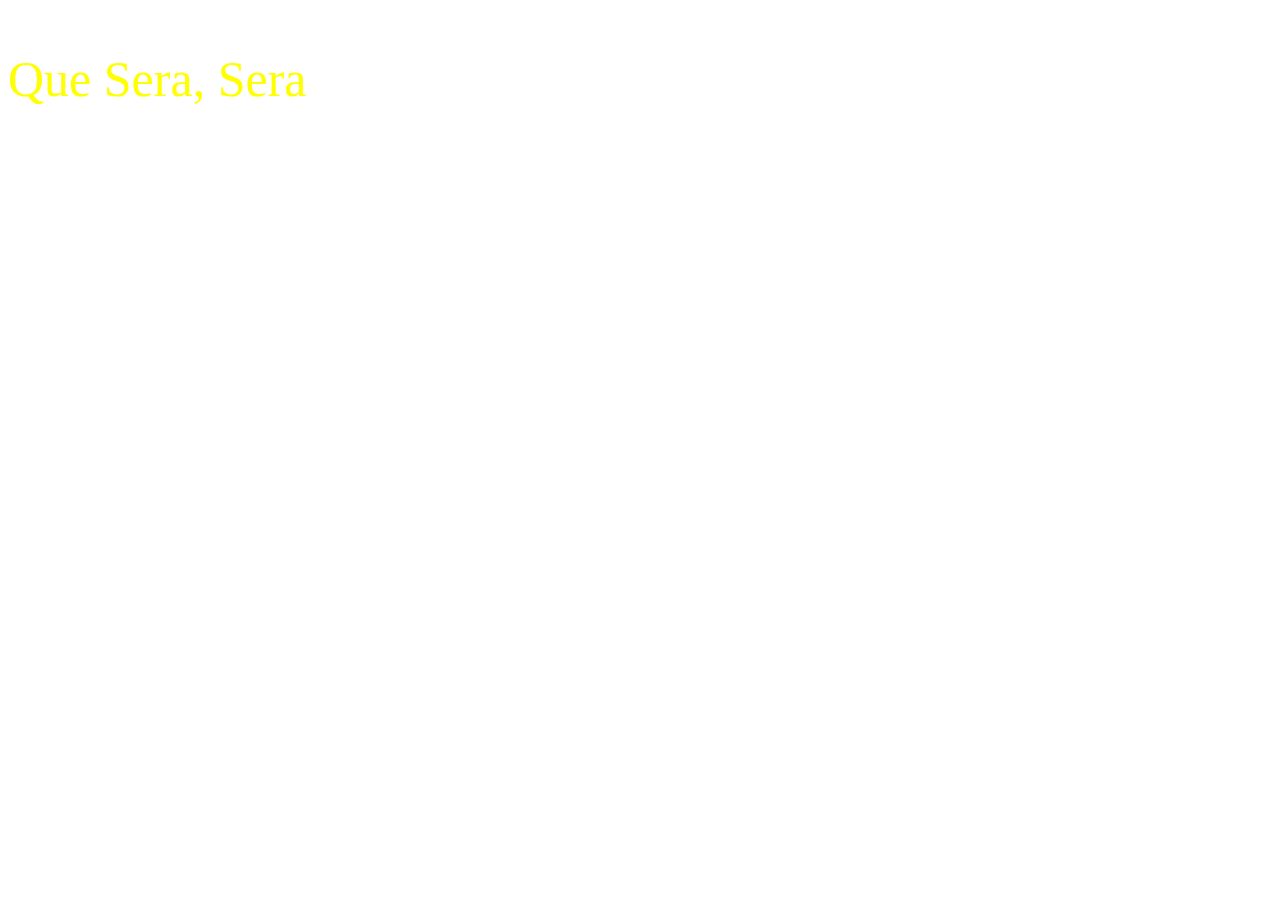
<file: assets/examples/example2/index.html>
<!DOCTYPE html>
<html>
<head>
  <link rel="stylesheet" href="style.css">
  <style>
    #my-p-style {
      color: yellow;
      font-size: 50px;
    }
  </style>
</head>
<body>
  <p id="my-p-style" class="my-p-style">
    Que Sera, Sera
  </p>
</body>
</html>
</file>
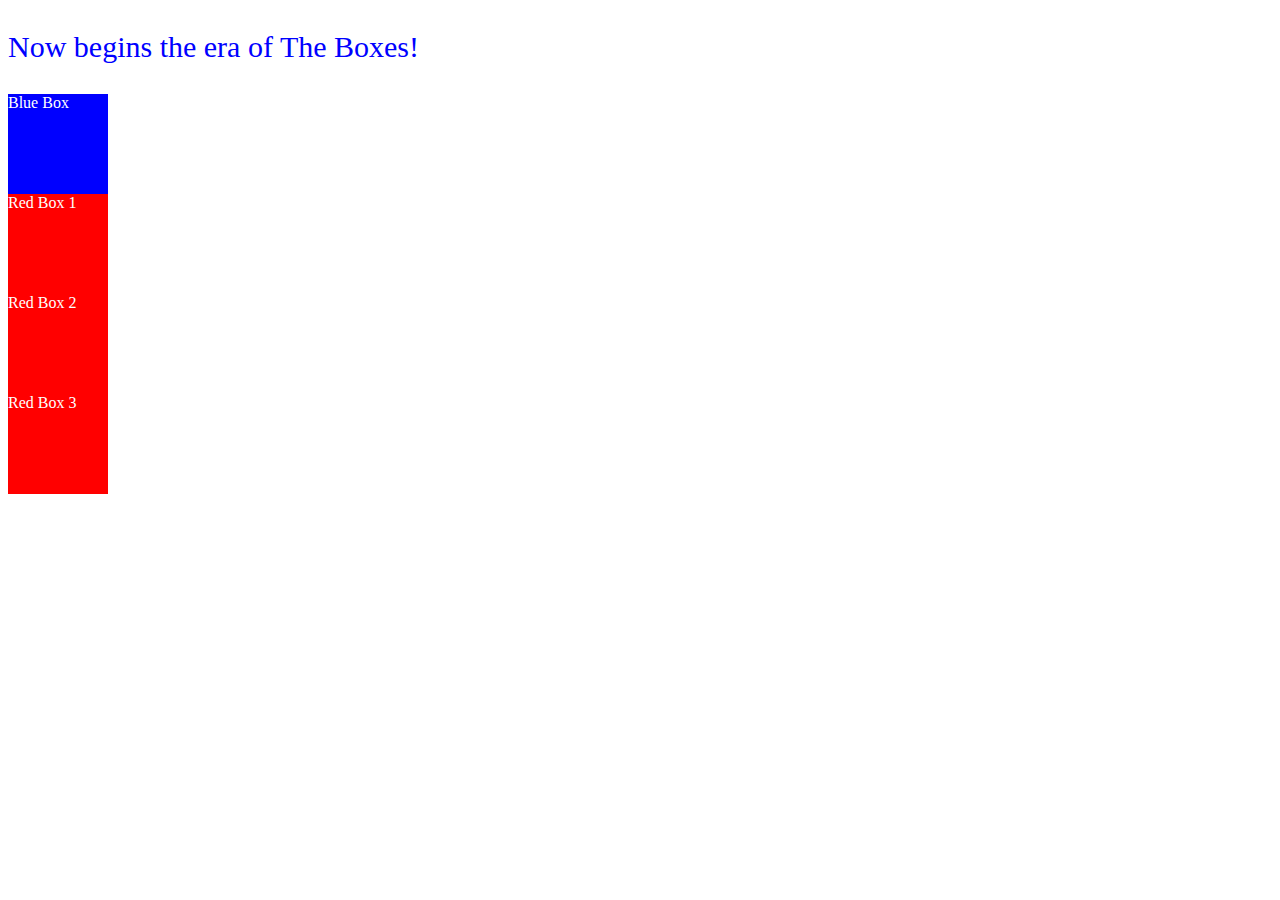
<file: assets/examples/css/example1/index.html>
<!DOCTYPE html>

<head>
  <link rel="stylesheet" href="style.css">
</head>

<body>
  <p>Now begins the era of The Boxes!</p>
  <div id="blue-box">Blue Box</div>
  <div class="red-box">Red Box 1</div>
  <div class="red-box">Red Box 2</div>
  <div class="red-box">Red Box 3</div>
</body>

</html>
</file>
<file: stylesheets/sdcheatsheets.css>
.sdcs-header {
  text-align: center;
}

.sdcs-header img {
  max-height: 128px;
}

.big-emoji {
  font-size: 40px;
}

h1, h2, h3, h4, h5, h6 {
  font-weight: 600!important;
}

h1 {
  font-size: 2.5em!important;
  text-align: center;
}

.img-left img {
  display: block;
  margin-left: auto;
  margin-right: 30px;
  float: left;
}

/*
 * Custom admonition eye
 */
:root {
  --md-admonition-icon--eye: url('data:image/svg+xml;charset=utf-8,<svg xmlns="http://www.w3.org/2000/svg" viewBox="0 0 24 24"><path d="M12 9a3 3 0 0 0-3 3 3 3 0 0 0 3 3 3 3 0 0 0 3-3 3 3 0 0 0-3-3m0 8a5 5 0 0 1-5-5 5 5 0 0 1 5-5 5 5 0 0 1 5 5 5 5 0 0 1-5 5m0-12.5C7 4.5 2.73 7.61 1 12c1.73 4.39 6 7.5 11 7.5s9.27-3.11 11-7.5c-1.73-4.39-6-7.5-11-7.5Z"/></svg>')
}
.md-typeset .admonition.eye,
.md-typeset details.eye {
  border-color: rgb(43, 155, 70);
}
.md-typeset .eye > .admonition-title,
.md-typeset .eye > summary {
  background-color: rgba(43, 155, 70, 0.1);
}
.md-typeset .eye > .admonition-title::before,
.md-typeset .eye > summary::before {
  background-color: rgb(43, 155, 70);
  -webkit-mask-image: var(--md-admonition-icon--eye);
          mask-image: var(--md-admonition-icon--eye);
}
</file>
<file: assets/examples/example2/style.css>
p {
  color: blue;
}

.my-p-style {
  color: red;
}

#my-p-style {
  color: green;
  font-size: 10px;
}
</file>
<file: assets/examples/css/example1/style.css>
* {
  font-family: Verdana;
}

p {
  color: blue;
  font-size: 30px;
}

div {
  color: white;
}

#blue-box {
  height: 100px;
  width: 100px;
  background-color: blue;
}

.red-box {
  height: 100px;
  width: 100px;
  background-color: red;
}
</file>
<file: assets/stylesheets/main.76a95c52.min.css>
@charset "UTF-8";html{-webkit-text-size-adjust:none;-moz-text-size-adjust:none;text-size-adjust:none;box-sizing:border-box}*,:after,:before{box-sizing:inherit}@media (prefers-reduced-motion){*,:after,:before{transition:none!important}}body{margin:0}a,button,input,label{-webkit-tap-highlight-color:transparent}a{color:inherit;text-decoration:none}hr{border:0;box-sizing:initial;display:block;height:.05rem;overflow:visible;padding:0}small{font-size:80%}sub,sup{line-height:1em}img{border-style:none}table{border-collapse:initial;border-spacing:0}td,th{font-weight:400;vertical-align:top}button{background:#0000;border:0;font-family:inherit;font-size:inherit;margin:0;padding:0}input{border:0;outline:none}:root{--md-primary-fg-color:#4051b5;--md-primary-fg-color--light:#5d6cc0;--md-primary-fg-color--dark:#303fa1;--md-primary-bg-color:#fff;--md-primary-bg-color--light:#ffffffb3;--md-accent-fg-color:#526cfe;--md-accent-fg-color--transparent:#526cfe1a;--md-accent-bg-color:#fff;--md-accent-bg-color--light:#ffffffb3}[data-md-color-scheme=default]{color-scheme:light}[data-md-color-scheme=default] img[src$="#gh-dark-mode-only"],[data-md-color-scheme=default] img[src$="#only-dark"]{display:none}:root,[data-md-color-scheme=default]{--md-hue:225deg;--md-default-fg-color:#000000de;--md-default-fg-color--light:#0000008a;--md-default-fg-color--lighter:#00000052;--md-default-fg-color--lightest:#00000012;--md-default-bg-color:#fff;--md-default-bg-color--light:#ffffffb3;--md-default-bg-color--lighter:#ffffff4d;--md-default-bg-color--lightest:#ffffff1f;--md-code-fg-color:#36464e;--md-code-bg-color:#f5f5f5;--md-code-hl-color:#4287ff;--md-code-hl-color--light:#4287ff1a;--md-code-hl-number-color:#d52a2a;--md-code-hl-special-color:#db1457;--md-code-hl-function-color:#a846b9;--md-code-hl-constant-color:#6e59d9;--md-code-hl-keyword-color:#3f6ec6;--md-code-hl-string-color:#1c7d4d;--md-code-hl-name-color:var(--md-code-fg-color);--md-code-hl-operator-color:var(--md-default-fg-color--light);--md-code-hl-punctuation-color:var(--md-default-fg-color--light);--md-code-hl-comment-color:var(--md-default-fg-color--light);--md-code-hl-generic-color:var(--md-default-fg-color--light);--md-code-hl-variable-color:var(--md-default-fg-color--light);--md-typeset-color:var(--md-default-fg-color);--md-typeset-a-color:var(--md-primary-fg-color);--md-typeset-del-color:#f5503d26;--md-typeset-ins-color:#0bd57026;--md-typeset-kbd-color:#fafafa;--md-typeset-kbd-accent-color:#fff;--md-typeset-kbd-border-color:#b8b8b8;--md-typeset-mark-color:#ffff0080;--md-typeset-table-color:#0000001f;--md-typeset-table-color--light:rgba(0,0,0,.035);--md-admonition-fg-color:var(--md-default-fg-color);--md-admonition-bg-color:var(--md-default-bg-color);--md-warning-fg-color:#000000de;--md-warning-bg-color:#ff9;--md-footer-fg-color:#fff;--md-footer-fg-color--light:#ffffffb3;--md-footer-fg-color--lighter:#ffffff73;--md-footer-bg-color:#000000de;--md-footer-bg-color--dark:#00000052;--md-shadow-z1:0 0.2rem 0.5rem #0000000d,0 0 0.05rem #0000001a;--md-shadow-z2:0 0.2rem 0.5rem #0000001a,0 0 0.05rem #00000040;--md-shadow-z3:0 0.2rem 0.5rem #0003,0 0 0.05rem #00000059}.md-icon svg{fill:currentcolor;display:block;height:1.2rem;width:1.2rem}body{-webkit-font-smoothing:antialiased;-moz-osx-font-smoothing:grayscale;--md-text-font-family:var(--md-text-font,_),-apple-system,BlinkMacSystemFont,Helvetica,Arial,sans-serif;--md-code-font-family:var(--md-code-font,_),SFMono-Regular,Consolas,Menlo,monospace}aside,body,input{font-feature-settings:"kern","liga";color:var(--md-typeset-color);font-family:var(--md-text-font-family)}code,kbd,pre{font-feature-settings:"kern";font-family:var(--md-code-font-family)}:root{--md-typeset-table-sort-icon:url('data:image/svg+xml;charset=utf-8,<svg xmlns="http://www.w3.org/2000/svg" viewBox="0 0 24 24"><path d="m18 21-4-4h3V7h-3l4-4 4 4h-3v10h3M2 19v-2h10v2M2 13v-2h7v2M2 7V5h4v2H2Z"/></svg>');--md-typeset-table-sort-icon--asc:url('data:image/svg+xml;charset=utf-8,<svg xmlns="http://www.w3.org/2000/svg" viewBox="0 0 24 24"><path d="M19 17h3l-4 4-4-4h3V3h2M2 17h10v2H2M6 5v2H2V5m0 6h7v2H2v-2Z"/></svg>');--md-typeset-table-sort-icon--desc:url('data:image/svg+xml;charset=utf-8,<svg xmlns="http://www.w3.org/2000/svg" viewBox="0 0 24 24"><path d="M19 7h3l-4-4-4 4h3v14h2M2 17h10v2H2M6 5v2H2V5m0 6h7v2H2v-2Z"/></svg>')}.md-typeset{-webkit-print-color-adjust:exact;color-adjust:exact;font-size:.8rem;line-height:1.6}@media print{.md-typeset{font-size:.68rem}}.md-typeset blockquote,.md-typeset dl,.md-typeset figure,.md-typeset ol,.md-typeset pre,.md-typeset ul{margin-bottom:1em;margin-top:1em}.md-typeset h1{color:var(--md-default-fg-color--light);font-size:2em;line-height:1.3;margin:0 0 1.25em}.md-typeset h1,.md-typeset h2{font-weight:300;letter-spacing:-.01em}.md-typeset h2{font-size:1.5625em;line-height:1.4;margin:1.6em 0 .64em}.md-typeset h3{font-size:1.25em;font-weight:400;letter-spacing:-.01em;line-height:1.5;margin:1.6em 0 .8em}.md-typeset h2+h3{margin-top:.8em}.md-typeset h4{font-weight:700;letter-spacing:-.01em;margin:1em 0}.md-typeset h5,.md-typeset h6{color:var(--md-default-fg-color--light);font-size:.8em;font-weight:700;letter-spacing:-.01em;margin:1.25em 0}.md-typeset h5{text-transform:uppercase}.md-typeset hr{border-bottom:.05rem solid var(--md-default-fg-color--lightest);display:flow-root;margin:1.5em 0}.md-typeset a{color:var(--md-typeset-a-color);word-break:break-word}.md-typeset a,.md-typeset a:before{transition:color 125ms}.md-typeset a:focus,.md-typeset a:hover{color:var(--md-accent-fg-color)}.md-typeset a:focus code,.md-typeset a:hover code{background-color:var(--md-accent-fg-color--transparent)}.md-typeset a code{color:currentcolor;transition:background-color 125ms}.md-typeset a.focus-visible{outline-color:var(--md-accent-fg-color);outline-offset:.2rem}.md-typeset code,.md-typeset kbd,.md-typeset pre{color:var(--md-code-fg-color);direction:ltr;font-variant-ligatures:none}@media print{.md-typeset code,.md-typeset kbd,.md-typeset pre{white-space:pre-wrap}}.md-typeset code{background-color:var(--md-code-bg-color);border-radius:.1rem;-webkit-box-decoration-break:clone;box-decoration-break:clone;font-size:.85em;padding:0 .2941176471em;word-break:break-word}.md-typeset code:not(.focus-visible){-webkit-tap-highlight-color:transparent;outline:none}.md-typeset pre{display:flow-root;line-height:1.4;position:relative}.md-typeset pre>code{-webkit-box-decoration-break:slice;box-decoration-break:slice;box-shadow:none;display:block;margin:0;outline-color:var(--md-accent-fg-color);overflow:auto;padding:.7720588235em 1.1764705882em;scrollbar-color:var(--md-default-fg-color--lighter) #0000;scrollbar-width:thin;touch-action:auto;word-break:normal}.md-typeset pre>code:hover{scrollbar-color:var(--md-accent-fg-color) #0000}.md-typeset pre>code::-webkit-scrollbar{height:.2rem;width:.2rem}.md-typeset pre>code::-webkit-scrollbar-thumb{background-color:var(--md-default-fg-color--lighter)}.md-typeset pre>code::-webkit-scrollbar-thumb:hover{background-color:var(--md-accent-fg-color)}.md-typeset kbd{background-color:var(--md-typeset-kbd-color);border-radius:.1rem;box-shadow:0 .1rem 0 .05rem var(--md-typeset-kbd-border-color),0 .1rem 0 var(--md-typeset-kbd-border-color),0 -.1rem .2rem var(--md-typeset-kbd-accent-color) inset;color:var(--md-default-fg-color);display:inline-block;font-size:.75em;padding:0 .6666666667em;vertical-align:text-top;word-break:break-word}.md-typeset mark{background-color:var(--md-typeset-mark-color);-webkit-box-decoration-break:clone;box-decoration-break:clone;color:inherit;word-break:break-word}.md-typeset abbr{border-bottom:.05rem dotted var(--md-default-fg-color--light);cursor:help;text-decoration:none}.md-typeset small{opacity:.75}[dir=ltr] .md-typeset sub,[dir=ltr] .md-typeset sup{margin-left:.078125em}[dir=rtl] .md-typeset sub,[dir=rtl] .md-typeset sup{margin-right:.078125em}[dir=ltr] .md-typeset blockquote{padding-left:.6rem}[dir=rtl] .md-typeset blockquote{padding-right:.6rem}[dir=ltr] .md-typeset blockquote{border-left:.2rem solid var(--md-default-fg-color--lighter)}[dir=rtl] .md-typeset blockquote{border-right:.2rem solid var(--md-default-fg-color--lighter)}.md-typeset blockquote{color:var(--md-default-fg-color--light);margin-left:0;margin-right:0}.md-typeset ul{list-style-type:disc}[dir=ltr] .md-typeset ol,[dir=ltr] .md-typeset ul{margin-left:.625em}[dir=rtl] .md-typeset ol,[dir=rtl] .md-typeset ul{margin-right:.625em}.md-typeset ol,.md-typeset ul{padding:0}.md-typeset ol:not([hidden]),.md-typeset ul:not([hidden]){display:flow-root}.md-typeset ol ol,.md-typeset ul ol{list-style-type:lower-alpha}.md-typeset ol ol ol,.md-typeset ul ol ol{list-style-type:lower-roman}[dir=ltr] .md-typeset ol li,[dir=ltr] .md-typeset ul li{margin-left:1.25em}[dir=rtl] .md-typeset ol li,[dir=rtl] .md-typeset ul li{margin-right:1.25em}.md-typeset ol li,.md-typeset ul li{margin-bottom:.5em}.md-typeset ol li blockquote,.md-typeset ol li p,.md-typeset ul li blockquote,.md-typeset ul li p{margin:.5em 0}.md-typeset ol li:last-child,.md-typeset ul li:last-child{margin-bottom:0}[dir=ltr] .md-typeset ol li ol,[dir=ltr] .md-typeset ol li ul,[dir=ltr] .md-typeset ul li ol,[dir=ltr] .md-typeset ul li ul{margin-left:.625em}[dir=rtl] .md-typeset ol li ol,[dir=rtl] .md-typeset ol li ul,[dir=rtl] .md-typeset ul li ol,[dir=rtl] .md-typeset ul li ul{margin-right:.625em}.md-typeset ol li ol,.md-typeset ol li ul,.md-typeset ul li ol,.md-typeset ul li ul{margin-bottom:.5em;margin-top:.5em}[dir=ltr] .md-typeset dd{margin-left:1.875em}[dir=rtl] .md-typeset dd{margin-right:1.875em}.md-typeset dd{margin-bottom:1.5em;margin-top:1em}.md-typeset img,.md-typeset svg,.md-typeset video{height:auto;max-width:100%}.md-typeset img[align=left]{margin:1em 1em 1em 0}.md-typeset img[align=right]{margin:1em 0 1em 1em}.md-typeset img[align]:only-child{margin-top:0}.md-typeset figure{display:flow-root;margin:1em auto;max-width:100%;text-align:center;width:-moz-fit-content;width:fit-content}.md-typeset figure img{display:block;margin:0 auto}.md-typeset figcaption{font-style:italic;margin:1em auto;max-width:24rem}.md-typeset iframe{max-width:100%}.md-typeset table:not([class]){background-color:var(--md-default-bg-color);border:.05rem solid var(--md-typeset-table-color);border-radius:.1rem;display:inline-block;font-size:.64rem;max-width:100%;overflow:auto;touch-action:auto}@media print{.md-typeset table:not([class]){display:table}}.md-typeset table:not([class])+*{margin-top:1.5em}.md-typeset table:not([class]) td>:first-child,.md-typeset table:not([class]) th>:first-child{margin-top:0}.md-typeset table:not([class]) td>:last-child,.md-typeset table:not([class]) th>:last-child{margin-bottom:0}.md-typeset table:not([class]) td:not([align]),.md-typeset table:not([class]) th:not([align]){text-align:left}[dir=rtl] .md-typeset table:not([class]) td:not([align]),[dir=rtl] .md-typeset table:not([class]) th:not([align]){text-align:right}.md-typeset table:not([class]) th{font-weight:700;min-width:5rem;padding:.9375em 1.25em;vertical-align:top}.md-typeset table:not([class]) td{border-top:.05rem solid var(--md-typeset-table-color);padding:.9375em 1.25em;vertical-align:top}.md-typeset table:not([class]) tbody tr{transition:background-color 125ms}.md-typeset table:not([class]) tbody tr:hover{background-color:var(--md-typeset-table-color--light);box-shadow:0 .05rem 0 var(--md-default-bg-color) inset}.md-typeset table:not([class]) a{word-break:normal}.md-typeset table th[role=columnheader]{cursor:pointer}[dir=ltr] .md-typeset table th[role=columnheader]:after{margin-left:.5em}[dir=rtl] .md-typeset table th[role=columnheader]:after{margin-right:.5em}.md-typeset table th[role=columnheader]:after{content:"";display:inline-block;height:1.2em;-webkit-mask-image:var(--md-typeset-table-sort-icon);mask-image:var(--md-typeset-table-sort-icon);-webkit-mask-repeat:no-repeat;mask-repeat:no-repeat;-webkit-mask-size:contain;mask-size:contain;transition:background-color 125ms;vertical-align:text-bottom;width:1.2em}.md-typeset table th[role=columnheader]:hover:after{background-color:var(--md-default-fg-color--lighter)}.md-typeset table th[role=columnheader][aria-sort=ascending]:after{background-color:var(--md-default-fg-color--light);-webkit-mask-image:var(--md-typeset-table-sort-icon--asc);mask-image:var(--md-typeset-table-sort-icon--asc)}.md-typeset table th[role=columnheader][aria-sort=descending]:after{background-color:var(--md-default-fg-color--light);-webkit-mask-image:var(--md-typeset-table-sort-icon--desc);mask-image:var(--md-typeset-table-sort-icon--desc)}.md-typeset__scrollwrap{margin:1em -.8rem;overflow-x:auto;touch-action:auto}.md-typeset__table{display:inline-block;margin-bottom:.5em;padding:0 .8rem}@media print{.md-typeset__table{display:block}}html .md-typeset__table table{display:table;margin:0;overflow:hidden;width:100%}@media screen and (max-width:44.984375em){.md-content__inner>pre{margin:1em -.8rem}.md-content__inner>pre code{border-radius:0}}.md-typeset .md-author{border-radius:100%;display:block;flex-shrink:0;height:1.6rem;overflow:hidden;position:relative;transition:color 125ms,transform 125ms;width:1.6rem}.md-typeset .md-author img{display:block}.md-typeset .md-author--more{background:var(--md-default-fg-color--lightest);color:var(--md-default-fg-color--lighter);font-size:.6rem;font-weight:700;line-height:1.6rem;text-align:center}.md-typeset .md-author--long{height:2.4rem;width:2.4rem}.md-typeset a.md-author{transform:scale(1)}.md-typeset a.md-author img{border-radius:100%;filter:grayscale(100%) opacity(75%);transition:filter 125ms}.md-typeset a.md-author:focus,.md-typeset a.md-author:hover{transform:scale(1.1);z-index:1}.md-typeset a.md-author:focus img,.md-typeset a.md-author:hover img{filter:grayscale(0)}.md-banner{background-color:var(--md-footer-bg-color);color:var(--md-footer-fg-color);overflow:auto}@media print{.md-banner{display:none}}.md-banner--warning{background-color:var(--md-warning-bg-color);color:var(--md-warning-fg-color)}.md-banner__inner{font-size:.7rem;margin:.6rem auto;padding:0 .8rem}[dir=ltr] .md-banner__button{float:right}[dir=rtl] .md-banner__button{float:left}.md-banner__button{color:inherit;cursor:pointer;transition:opacity .25s}.no-js .md-banner__button{display:none}.md-banner__button:hover{opacity:.7}html{font-size:125%;height:100%;overflow-x:hidden}@media screen and (min-width:100em){html{font-size:137.5%}}@media screen and (min-width:125em){html{font-size:150%}}body{background-color:var(--md-default-bg-color);display:flex;flex-direction:column;font-size:.5rem;min-height:100%;position:relative;width:100%}@media print{body{display:block}}@media screen and (max-width:59.984375em){body[data-md-scrolllock]{position:fixed}}.md-grid{margin-left:auto;margin-right:auto;max-width:61rem}.md-container{display:flex;flex-direction:column;flex-grow:1}@media print{.md-container{display:block}}.md-main{flex-grow:1}.md-main__inner{display:flex;height:100%;margin-top:1.5rem}.md-ellipsis{overflow:hidden;text-overflow:ellipsis}.md-toggle{display:none}.md-option{height:0;opacity:0;position:absolute;width:0}.md-option:checked+label:not([hidden]){display:block}.md-option.focus-visible+label{outline-color:var(--md-accent-fg-color);outline-style:auto}.md-skip{background-color:var(--md-default-fg-color);border-radius:.1rem;color:var(--md-default-bg-color);font-size:.64rem;margin:.5rem;opacity:0;outline-color:var(--md-accent-fg-color);padding:.3rem .5rem;position:fixed;transform:translateY(.4rem);z-index:-1}.md-skip:focus{opacity:1;transform:translateY(0);transition:transform .25s cubic-bezier(.4,0,.2,1),opacity 175ms 75ms;z-index:10}@page{margin:25mm}:root{--md-clipboard-icon:url('data:image/svg+xml;charset=utf-8,<svg xmlns="http://www.w3.org/2000/svg" viewBox="0 0 24 24"><path d="M19 21H8V7h11m0-2H8a2 2 0 0 0-2 2v14a2 2 0 0 0 2 2h11a2 2 0 0 0 2-2V7a2 2 0 0 0-2-2m-3-4H4a2 2 0 0 0-2 2v14h2V3h12V1Z"/></svg>')}.md-clipboard{border-radius:.1rem;color:var(--md-default-fg-color--lightest);cursor:pointer;height:1.5em;outline-color:var(--md-accent-fg-color);outline-offset:.1rem;position:absolute;right:.5em;top:.5em;transition:color .25s;width:1.5em;z-index:1}@media print{.md-clipboard{display:none}}.md-clipboard:not(.focus-visible){-webkit-tap-highlight-color:transparent;outline:none}:hover>.md-clipboard{color:var(--md-default-fg-color--light)}.md-clipboard:focus,.md-clipboard:hover{color:var(--md-accent-fg-color)}.md-clipboard:after{background-color:currentcolor;content:"";display:block;height:1.125em;margin:0 auto;-webkit-mask-image:var(--md-clipboard-icon);mask-image:var(--md-clipboard-icon);-webkit-mask-position:center;mask-position:center;-webkit-mask-repeat:no-repeat;mask-repeat:no-repeat;-webkit-mask-size:contain;mask-size:contain;width:1.125em}.md-clipboard--inline{cursor:pointer}.md-clipboard--inline code{transition:color .25s,background-color .25s}.md-clipboard--inline:focus code,.md-clipboard--inline:hover code{background-color:var(--md-accent-fg-color--transparent);color:var(--md-accent-fg-color)}.md-typeset .md-code__content{display:grid}@keyframes consent{0%{opacity:0;transform:translateY(100%)}to{opacity:1;transform:translateY(0)}}@keyframes overlay{0%{opacity:0}to{opacity:1}}.md-consent__overlay{animation:overlay .25s both;-webkit-backdrop-filter:blur(.1rem);backdrop-filter:blur(.1rem);background-color:#0000008a;height:100%;opacity:1;position:fixed;top:0;width:100%;z-index:5}.md-consent__inner{animation:consent .5s cubic-bezier(.1,.7,.1,1) both;background-color:var(--md-default-bg-color);border:0;border-radius:.1rem;bottom:0;box-shadow:0 0 .2rem #0000001a,0 .2rem .4rem #0003;max-height:100%;overflow:auto;padding:0;position:fixed;width:100%;z-index:5}.md-consent__form{padding:.8rem}.md-consent__settings{display:none;margin:1em 0}input:checked+.md-consent__settings{display:block}.md-consent__controls{margin-bottom:.8rem}.md-typeset .md-consent__controls .md-button{display:inline}@media screen and (max-width:44.984375em){.md-typeset .md-consent__controls .md-button{display:block;margin-top:.4rem;text-align:center;width:100%}}.md-consent label{cursor:pointer}.md-content{flex-grow:1;min-width:0}.md-content__inner{margin:0 .8rem 1.2rem;padding-top:.6rem}@media screen and (min-width:76.25em){[dir=ltr] .md-sidebar--primary:not([hidden])~.md-content>.md-content__inner{margin-left:1.2rem}[dir=ltr] .md-sidebar--secondary:not([hidden])~.md-content>.md-content__inner,[dir=rtl] .md-sidebar--primary:not([hidden])~.md-content>.md-content__inner{margin-right:1.2rem}[dir=rtl] .md-sidebar--secondary:not([hidden])~.md-content>.md-content__inner{margin-left:1.2rem}}.md-content__inner:before{content:"";display:block;height:.4rem}.md-content__inner>:last-child{margin-bottom:0}[dir=ltr] .md-content__button{float:right}[dir=rtl] .md-content__button{float:left}[dir=ltr] .md-content__button{margin-left:.4rem}[dir=rtl] .md-content__button{margin-right:.4rem}.md-content__button{margin:.4rem 0;padding:0}@media print{.md-content__button{display:none}}.md-typeset .md-content__button{color:var(--md-default-fg-color--lighter)}.md-content__button svg{display:inline;vertical-align:top}[dir=rtl] .md-content__button svg{transform:scaleX(-1)}[dir=ltr] .md-dialog{right:.8rem}[dir=rtl] .md-dialog{left:.8rem}.md-dialog{background-color:var(--md-default-fg-color);border-radius:.1rem;bottom:.8rem;box-shadow:var(--md-shadow-z3);min-width:11.1rem;opacity:0;padding:.4rem .6rem;pointer-events:none;position:fixed;transform:translateY(100%);transition:transform 0ms .4s,opacity .4s;z-index:4}@media print{.md-dialog{display:none}}.md-dialog--active{opacity:1;pointer-events:auto;transform:translateY(0);transition:transform .4s cubic-bezier(.075,.85,.175,1),opacity .4s}.md-dialog__inner{color:var(--md-default-bg-color);font-size:.7rem}.md-feedback{margin:2em 0 1em;text-align:center}.md-feedback fieldset{border:none;margin:0;padding:0}.md-feedback__title{font-weight:700;margin:1em auto}.md-feedback__inner{position:relative}.md-feedback__list{display:flex;flex-wrap:wrap;place-content:baseline center;position:relative}.md-feedback__list:hover .md-icon:not(:disabled){color:var(--md-default-fg-color--lighter)}:disabled .md-feedback__list{min-height:1.8rem}.md-feedback__icon{color:var(--md-default-fg-color--light);cursor:pointer;flex-shrink:0;margin:0 .1rem;transition:color 125ms}.md-feedback__icon:not(:disabled).md-icon:hover{color:var(--md-accent-fg-color)}.md-feedback__icon:disabled{color:var(--md-default-fg-color--lightest);pointer-events:none}.md-feedback__note{opacity:0;position:relative;transform:translateY(.4rem);transition:transform .4s cubic-bezier(.1,.7,.1,1),opacity .15s}.md-feedback__note>*{margin:0 auto;max-width:16rem}:disabled .md-feedback__note{opacity:1;transform:translateY(0)}.md-footer{background-color:var(--md-footer-bg-color);color:var(--md-footer-fg-color)}@media print{.md-footer{display:none}}.md-footer__inner{justify-content:space-between;overflow:auto;padding:.2rem}.md-footer__inner:not([hidden]){display:flex}.md-footer__link{align-items:end;display:flex;flex-grow:0.01;margin-bottom:.4rem;margin-top:1rem;max-width:100%;outline-color:var(--md-accent-fg-color);overflow:hidden;transition:opacity .25s}.md-footer__link:focus,.md-footer__link:hover{opacity:.7}[dir=rtl] .md-footer__link svg{transform:scaleX(-1)}@media screen and (max-width:44.984375em){.md-footer__link--prev{flex-shrink:0}.md-footer__link--prev .md-footer__title{display:none}}[dir=ltr] .md-footer__link--next{margin-left:auto}[dir=rtl] .md-footer__link--next{margin-right:auto}.md-footer__link--next{text-align:right}[dir=rtl] .md-footer__link--next{text-align:left}.md-footer__title{flex-grow:1;font-size:.9rem;margin-bottom:.7rem;max-width:calc(100% - 2.4rem);padding:0 1rem;white-space:nowrap}.md-footer__button{margin:.2rem;padding:.4rem}.md-footer__direction{font-size:.64rem;opacity:.7}.md-footer-meta{background-color:var(--md-footer-bg-color--dark)}.md-footer-meta__inner{display:flex;flex-wrap:wrap;justify-content:space-between;padding:.2rem}html .md-footer-meta.md-typeset a{color:var(--md-footer-fg-color--light)}html .md-footer-meta.md-typeset a:focus,html .md-footer-meta.md-typeset a:hover{color:var(--md-footer-fg-color)}.md-copyright{color:var(--md-footer-fg-color--lighter);font-size:.64rem;margin:auto .6rem;padding:.4rem 0;width:100%}@media screen and (min-width:45em){.md-copyright{width:auto}}.md-copyright__highlight{color:var(--md-footer-fg-color--light)}.md-social{display:inline-flex;gap:.2rem;margin:0 .4rem;padding:.2rem 0 .6rem}@media screen and (min-width:45em){.md-social{padding:.6rem 0}}.md-social__link{display:inline-block;height:1.6rem;text-align:center;width:1.6rem}.md-social__link:before{line-height:1.9}.md-social__link svg{fill:currentcolor;max-height:.8rem;vertical-align:-25%}.md-typeset .md-button{border:.1rem solid;border-radius:.1rem;color:var(--md-primary-fg-color);cursor:pointer;display:inline-block;font-weight:700;padding:.625em 2em;transition:color 125ms,background-color 125ms,border-color 125ms}.md-typeset .md-button--primary{background-color:var(--md-primary-fg-color);border-color:var(--md-primary-fg-color);color:var(--md-primary-bg-color)}.md-typeset .md-button:focus,.md-typeset .md-button:hover{background-color:var(--md-accent-fg-color);border-color:var(--md-accent-fg-color);color:var(--md-accent-bg-color)}[dir=ltr] .md-typeset .md-input{border-top-left-radius:.1rem}[dir=ltr] .md-typeset .md-input,[dir=rtl] .md-typeset .md-input{border-top-right-radius:.1rem}[dir=rtl] .md-typeset .md-input{border-top-left-radius:.1rem}.md-typeset .md-input{border-bottom:.1rem solid var(--md-default-fg-color--lighter);box-shadow:var(--md-shadow-z1);font-size:.8rem;height:1.8rem;padding:0 .6rem;transition:border .25s,box-shadow .25s}.md-typeset .md-input:focus,.md-typeset .md-input:hover{border-bottom-color:var(--md-accent-fg-color);box-shadow:var(--md-shadow-z2)}.md-typeset .md-input--stretch{width:100%}.md-header{background-color:var(--md-primary-fg-color);box-shadow:0 0 .2rem #0000,0 .2rem .4rem #0000;color:var(--md-primary-bg-color);display:block;left:0;position:sticky;right:0;top:0;z-index:4}@media print{.md-header{display:none}}.md-header[hidden]{transform:translateY(-100%);transition:transform .25s cubic-bezier(.8,0,.6,1),box-shadow .25s}.md-header--shadow{box-shadow:0 0 .2rem #0000001a,0 .2rem .4rem #0003;transition:transform .25s cubic-bezier(.1,.7,.1,1),box-shadow .25s}.md-header__inner{align-items:center;display:flex;padding:0 .2rem}.md-header__button{color:currentcolor;cursor:pointer;margin:.2rem;outline-color:var(--md-accent-fg-color);padding:.4rem;position:relative;transition:opacity .25s;vertical-align:middle;z-index:1}.md-header__button:hover{opacity:.7}.md-header__button:not([hidden]){display:inline-block}.md-header__button:not(.focus-visible){-webkit-tap-highlight-color:transparent;outline:none}.md-header__button.md-logo{margin:.2rem;padding:.4rem}@media screen and (max-width:76.234375em){.md-header__button.md-logo{display:none}}.md-header__button.md-logo img,.md-header__button.md-logo svg{fill:currentcolor;display:block;height:1.2rem;width:auto}@media screen and (min-width:60em){.md-header__button[for=__search]{display:none}}.no-js .md-header__button[for=__search]{display:none}[dir=rtl] .md-header__button[for=__search] svg{transform:scaleX(-1)}@media screen and (min-width:76.25em){.md-header__button[for=__drawer]{display:none}}.md-header__topic{display:flex;max-width:100%;position:absolute;transition:transform .4s cubic-bezier(.1,.7,.1,1),opacity .15s;white-space:nowrap}.md-header__topic+.md-header__topic{opacity:0;pointer-events:none;transform:translateX(1.25rem);transition:transform .4s cubic-bezier(1,.7,.1,.1),opacity .15s;z-index:-1}[dir=rtl] .md-header__topic+.md-header__topic{transform:translateX(-1.25rem)}.md-header__topic:first-child{font-weight:700}[dir=ltr] .md-header__title{margin-left:1rem;margin-right:.4rem}[dir=rtl] .md-header__title{margin-left:.4rem;margin-right:1rem}.md-header__title{flex-grow:1;font-size:.9rem;height:2.4rem;line-height:2.4rem}.md-header__title--active .md-header__topic{opacity:0;pointer-events:none;transform:translateX(-1.25rem);transition:transform .4s cubic-bezier(1,.7,.1,.1),opacity .15s;z-index:-1}[dir=rtl] .md-header__title--active .md-header__topic{transform:translateX(1.25rem)}.md-header__title--active .md-header__topic+.md-header__topic{opacity:1;pointer-events:auto;transform:translateX(0);transition:transform .4s cubic-bezier(.1,.7,.1,1),opacity .15s;z-index:0}.md-header__title>.md-header__ellipsis{height:100%;position:relative;width:100%}.md-header__option{display:flex;flex-shrink:0;max-width:100%;transition:max-width 0ms .25s,opacity .25s .25s;white-space:nowrap}[data-md-toggle=search]:checked~.md-header .md-header__option{max-width:0;opacity:0;transition:max-width 0ms,opacity 0ms}.md-header__option>input{bottom:0}.md-header__source{display:none}@media screen and (min-width:60em){[dir=ltr] .md-header__source{margin-left:1rem}[dir=rtl] .md-header__source{margin-right:1rem}.md-header__source{display:block;max-width:11.7rem;width:11.7rem}}@media screen and (min-width:76.25em){[dir=ltr] .md-header__source{margin-left:1.4rem}[dir=rtl] .md-header__source{margin-right:1.4rem}}.md-meta{color:var(--md-default-fg-color--light);font-size:.7rem;line-height:1.3}.md-meta__list{display:inline-flex;flex-wrap:wrap;list-style:none;margin:0;padding:0}.md-meta__item:not(:last-child):after{content:"·";margin-left:.2rem;margin-right:.2rem}.md-meta__link{color:var(--md-typeset-a-color)}.md-meta__link:focus,.md-meta__link:hover{color:var(--md-accent-fg-color)}.md-draft{background-color:#ff1744;border-radius:.125em;color:#fff;display:inline-block;font-weight:700;padding-left:.5714285714em;padding-right:.5714285714em}:root{--md-nav-icon--prev:url('data:image/svg+xml;charset=utf-8,<svg xmlns="http://www.w3.org/2000/svg" viewBox="0 0 24 24"><path d="M20 11v2H8l5.5 5.5-1.42 1.42L4.16 12l7.92-7.92L13.5 5.5 8 11h12Z"/></svg>');--md-nav-icon--next:url('data:image/svg+xml;charset=utf-8,<svg xmlns="http://www.w3.org/2000/svg" viewBox="0 0 24 24"><path d="M8.59 16.58 13.17 12 8.59 7.41 10 6l6 6-6 6-1.41-1.42Z"/></svg>');--md-toc-icon:url('data:image/svg+xml;charset=utf-8,<svg xmlns="http://www.w3.org/2000/svg" viewBox="0 0 24 24"><path d="M3 9h14V7H3v2m0 4h14v-2H3v2m0 4h14v-2H3v2m16 0h2v-2h-2v2m0-10v2h2V7h-2m0 6h2v-2h-2v2Z"/></svg>')}.md-nav{font-size:.7rem;line-height:1.3}.md-nav__title{color:var(--md-default-fg-color--light);display:block;font-weight:700;overflow:hidden;padding:0 .6rem;text-overflow:ellipsis}.md-nav__title .md-nav__button{display:none}.md-nav__title .md-nav__button img{height:100%;width:auto}.md-nav__title .md-nav__button.md-logo img,.md-nav__title .md-nav__button.md-logo svg{fill:currentcolor;display:block;height:2.4rem;max-width:100%;object-fit:contain;width:auto}.md-nav__list{list-style:none;margin:0;padding:0}.md-nav__link{align-items:flex-start;display:flex;gap:.4rem;margin-top:.625em;scroll-snap-align:start;transition:color 125ms}.md-nav__link--passed{color:var(--md-default-fg-color--light)}.md-nav__item .md-nav__link--active,.md-nav__item .md-nav__link--active code{color:var(--md-typeset-a-color)}.md-nav__link .md-ellipsis{position:relative}[dir=ltr] .md-nav__link .md-icon:last-child{margin-left:auto}[dir=rtl] .md-nav__link .md-icon:last-child{margin-right:auto}.md-nav__link svg{fill:currentcolor;flex-shrink:0;height:1.3em}.md-nav__link[for]:focus,.md-nav__link[for]:hover,.md-nav__link[href]:focus,.md-nav__link[href]:hover{color:var(--md-accent-fg-color);cursor:pointer}.md-nav__link.focus-visible{outline-color:var(--md-accent-fg-color);outline-offset:.2rem}.md-nav--primary .md-nav__link[for=__toc]{display:none}.md-nav--primary .md-nav__link[for=__toc] .md-icon:after{background-color:currentcolor;display:block;height:100%;-webkit-mask-image:var(--md-toc-icon);mask-image:var(--md-toc-icon);width:100%}.md-nav--primary .md-nav__link[for=__toc]~.md-nav{display:none}.md-nav__container>.md-nav__link{margin-top:0}.md-nav__container>.md-nav__link:first-child{flex-grow:1;min-width:0}.md-nav__icon{flex-shrink:0}.md-nav__source{display:none}@media screen and (max-width:76.234375em){.md-nav--primary,.md-nav--primary .md-nav{background-color:var(--md-default-bg-color);display:flex;flex-direction:column;height:100%;left:0;position:absolute;right:0;top:0;z-index:1}.md-nav--primary .md-nav__item,.md-nav--primary .md-nav__title{font-size:.8rem;line-height:1.5}.md-nav--primary .md-nav__title{background-color:var(--md-default-fg-color--lightest);color:var(--md-default-fg-color--light);cursor:pointer;height:5.6rem;line-height:2.4rem;padding:3rem .8rem .2rem;position:relative;white-space:nowrap}[dir=ltr] .md-nav--primary .md-nav__title .md-nav__icon{left:.4rem}[dir=rtl] .md-nav--primary .md-nav__title .md-nav__icon{right:.4rem}.md-nav--primary .md-nav__title .md-nav__icon{display:block;height:1.2rem;margin:.2rem;position:absolute;top:.4rem;width:1.2rem}.md-nav--primary .md-nav__title .md-nav__icon:after{background-color:currentcolor;content:"";display:block;height:100%;-webkit-mask-image:var(--md-nav-icon--prev);mask-image:var(--md-nav-icon--prev);-webkit-mask-position:center;mask-position:center;-webkit-mask-repeat:no-repeat;mask-repeat:no-repeat;-webkit-mask-size:contain;mask-size:contain;width:100%}.md-nav--primary .md-nav__title~.md-nav__list{background-color:var(--md-default-bg-color);box-shadow:0 .05rem 0 var(--md-default-fg-color--lightest) inset;overflow-y:auto;scroll-snap-type:y mandatory;touch-action:pan-y}.md-nav--primary .md-nav__title~.md-nav__list>:first-child{border-top:0}.md-nav--primary .md-nav__title[for=__drawer]{background-color:var(--md-primary-fg-color);color:var(--md-primary-bg-color);font-weight:700}.md-nav--primary .md-nav__title .md-logo{display:block;left:.2rem;margin:.2rem;padding:.4rem;position:absolute;right:.2rem;top:.2rem}.md-nav--primary .md-nav__list{flex:1}.md-nav--primary .md-nav__item{border-top:.05rem solid var(--md-default-fg-color--lightest)}.md-nav--primary .md-nav__item--active>.md-nav__link{color:var(--md-typeset-a-color)}.md-nav--primary .md-nav__item--active>.md-nav__link:focus,.md-nav--primary .md-nav__item--active>.md-nav__link:hover{color:var(--md-accent-fg-color)}.md-nav--primary .md-nav__link{margin-top:0;padding:.6rem .8rem}.md-nav--primary .md-nav__link svg{margin-top:.1em}.md-nav--primary .md-nav__link>.md-nav__link{padding:0}[dir=ltr] .md-nav--primary .md-nav__link .md-nav__icon{margin-right:-.2rem}[dir=rtl] .md-nav--primary .md-nav__link .md-nav__icon{margin-left:-.2rem}.md-nav--primary .md-nav__link .md-nav__icon{font-size:1.2rem;height:1.2rem;width:1.2rem}.md-nav--primary .md-nav__link .md-nav__icon:after{background-color:currentcolor;content:"";display:block;height:100%;-webkit-mask-image:var(--md-nav-icon--next);mask-image:var(--md-nav-icon--next);-webkit-mask-position:center;mask-position:center;-webkit-mask-repeat:no-repeat;mask-repeat:no-repeat;-webkit-mask-size:contain;mask-size:contain;width:100%}[dir=rtl] .md-nav--primary .md-nav__icon:after{transform:scale(-1)}.md-nav--primary .md-nav--secondary .md-nav{background-color:initial;position:static}[dir=ltr] .md-nav--primary .md-nav--secondary .md-nav .md-nav__link{padding-left:1.4rem}[dir=rtl] .md-nav--primary .md-nav--secondary .md-nav .md-nav__link{padding-right:1.4rem}[dir=ltr] .md-nav--primary .md-nav--secondary .md-nav .md-nav .md-nav__link{padding-left:2rem}[dir=rtl] .md-nav--primary .md-nav--secondary .md-nav .md-nav .md-nav__link{padding-right:2rem}[dir=ltr] .md-nav--primary .md-nav--secondary .md-nav .md-nav .md-nav .md-nav__link{padding-left:2.6rem}[dir=rtl] .md-nav--primary .md-nav--secondary .md-nav .md-nav .md-nav .md-nav__link{padding-right:2.6rem}[dir=ltr] .md-nav--primary .md-nav--secondary .md-nav .md-nav .md-nav .md-nav .md-nav__link{padding-left:3.2rem}[dir=rtl] .md-nav--primary .md-nav--secondary .md-nav .md-nav .md-nav .md-nav .md-nav__link{padding-right:3.2rem}.md-nav--secondary{background-color:initial}.md-nav__toggle~.md-nav{display:flex;opacity:0;transform:translateX(100%);transition:transform .25s cubic-bezier(.8,0,.6,1),opacity 125ms 50ms}[dir=rtl] .md-nav__toggle~.md-nav{transform:translateX(-100%)}.md-nav__toggle:checked~.md-nav{opacity:1;transform:translateX(0);transition:transform .25s cubic-bezier(.4,0,.2,1),opacity 125ms 125ms}.md-nav__toggle:checked~.md-nav>.md-nav__list{-webkit-backface-visibility:hidden;backface-visibility:hidden}}@media screen and (max-width:59.984375em){.md-nav--primary .md-nav__link[for=__toc]{display:flex}.md-nav--primary .md-nav__link[for=__toc] .md-icon:after{content:""}.md-nav--primary .md-nav__link[for=__toc]+.md-nav__link{display:none}.md-nav--primary .md-nav__link[for=__toc]~.md-nav{display:flex}.md-nav__source{background-color:var(--md-primary-fg-color--dark);color:var(--md-primary-bg-color);display:block;padding:0 .2rem}}@media screen and (min-width:60em) and (max-width:76.234375em){.md-nav--integrated .md-nav__link[for=__toc]{display:flex}.md-nav--integrated .md-nav__link[for=__toc] .md-icon:after{content:""}.md-nav--integrated .md-nav__link[for=__toc]+.md-nav__link{display:none}.md-nav--integrated .md-nav__link[for=__toc]~.md-nav{display:flex}}@media screen and (min-width:60em){.md-nav{margin-bottom:-.4rem}.md-nav--secondary .md-nav__title{background:var(--md-default-bg-color);box-shadow:0 0 .4rem .4rem var(--md-default-bg-color);position:sticky;top:0;z-index:1}.md-nav--secondary .md-nav__title[for=__toc]{scroll-snap-align:start}.md-nav--secondary .md-nav__title .md-nav__icon{display:none}[dir=ltr] .md-nav--secondary .md-nav__list{padding-left:.6rem}[dir=rtl] .md-nav--secondary .md-nav__list{padding-right:.6rem}.md-nav--secondary .md-nav__list{padding-bottom:.4rem}[dir=ltr] .md-nav--secondary .md-nav__item>.md-nav__link{margin-right:.4rem}[dir=rtl] .md-nav--secondary .md-nav__item>.md-nav__link{margin-left:.4rem}}@media screen and (min-width:76.25em){.md-nav{margin-bottom:-.4rem;transition:max-height .25s cubic-bezier(.86,0,.07,1)}.md-nav--primary .md-nav__title{background:var(--md-default-bg-color);box-shadow:0 0 .4rem .4rem var(--md-default-bg-color);position:sticky;top:0;z-index:1}.md-nav--primary .md-nav__title[for=__drawer]{scroll-snap-align:start}.md-nav--primary .md-nav__title .md-nav__icon{display:none}[dir=ltr] .md-nav--primary .md-nav__list{padding-left:.6rem}[dir=rtl] .md-nav--primary .md-nav__list{padding-right:.6rem}.md-nav--primary .md-nav__list{padding-bottom:.4rem}[dir=ltr] .md-nav--primary .md-nav__item>.md-nav__link{margin-right:.4rem}[dir=rtl] .md-nav--primary .md-nav__item>.md-nav__link{margin-left:.4rem}.md-nav__toggle~.md-nav{display:grid;grid-template-rows:0fr;opacity:0;transition:grid-template-rows .25s cubic-bezier(.86,0,.07,1),opacity .25s,visibility 0ms .25s;visibility:collapse}.md-nav__toggle~.md-nav>.md-nav__list{overflow:hidden}.md-nav__toggle.md-toggle--indeterminate~.md-nav,.md-nav__toggle:checked~.md-nav{grid-template-rows:1fr;opacity:1;transition:grid-template-rows .25s cubic-bezier(.86,0,.07,1),opacity .15s .1s,visibility 0ms;visibility:visible}.md-nav__toggle.md-toggle--indeterminate~.md-nav{transition:none}.md-nav__item--nested>.md-nav>.md-nav__title{display:none}.md-nav__item--section{display:block;margin:1.25em 0}.md-nav__item--section:last-child{margin-bottom:0}.md-nav__item--section>.md-nav__link{font-weight:700}.md-nav__item--section>.md-nav__link[for]{color:var(--md-default-fg-color--light)}.md-nav__item--section>.md-nav__link:not(.md-nav__container){pointer-events:none}.md-nav__item--section>.md-nav__link .md-icon,.md-nav__item--section>.md-nav__link>[for]{display:none}[dir=ltr] .md-nav__item--section>.md-nav{margin-left:-.6rem}[dir=rtl] .md-nav__item--section>.md-nav{margin-right:-.6rem}.md-nav__item--section>.md-nav{display:block;opacity:1;visibility:visible}.md-nav__item--section>.md-nav>.md-nav__list>.md-nav__item{padding:0}.md-nav__icon{border-radius:100%;height:.9rem;transition:background-color .25s;width:.9rem}.md-nav__icon:hover{background-color:var(--md-accent-fg-color--transparent)}.md-nav__icon:after{background-color:currentcolor;border-radius:100%;content:"";display:inline-block;height:100%;-webkit-mask-image:var(--md-nav-icon--next);mask-image:var(--md-nav-icon--next);-webkit-mask-position:center;mask-position:center;-webkit-mask-repeat:no-repeat;mask-repeat:no-repeat;-webkit-mask-size:contain;mask-size:contain;transition:transform .25s;vertical-align:-.1rem;width:100%}[dir=rtl] .md-nav__icon:after{transform:rotate(180deg)}.md-nav__item--nested .md-nav__toggle:checked~.md-nav__link .md-nav__icon:after,.md-nav__item--nested .md-toggle--indeterminate~.md-nav__link .md-nav__icon:after{transform:rotate(90deg)}.md-nav--lifted>.md-nav__list>.md-nav__item,.md-nav--lifted>.md-nav__title{display:none}.md-nav--lifted>.md-nav__list>.md-nav__item--active{display:block}.md-nav--lifted>.md-nav__list>.md-nav__item--active>.md-nav__link{background:var(--md-default-bg-color);box-shadow:0 0 .4rem .4rem var(--md-default-bg-color);margin-top:0;position:sticky;top:0;z-index:1}.md-nav--lifted>.md-nav__list>.md-nav__item--active>.md-nav__link:not(.md-nav__container){pointer-events:none}.md-nav--lifted>.md-nav__list>.md-nav__item--active.md-nav__item--section{margin:0}[dir=ltr] .md-nav--lifted>.md-nav__list>.md-nav__item>.md-nav:not(.md-nav--secondary){margin-left:-.6rem}[dir=rtl] .md-nav--lifted>.md-nav__list>.md-nav__item>.md-nav:not(.md-nav--secondary){margin-right:-.6rem}.md-nav--lifted>.md-nav__list>.md-nav__item>[for]{color:var(--md-default-fg-color--light)}.md-nav--lifted .md-nav[data-md-level="1"]{grid-template-rows:1fr;opacity:1;visibility:visible}[dir=ltr] .md-nav--integrated>.md-nav__list>.md-nav__item--active .md-nav--secondary{border-left:.05rem solid var(--md-primary-fg-color)}[dir=rtl] .md-nav--integrated>.md-nav__list>.md-nav__item--active .md-nav--secondary{border-right:.05rem solid var(--md-primary-fg-color)}.md-nav--integrated>.md-nav__list>.md-nav__item--active .md-nav--secondary{display:block;margin-bottom:1.25em;opacity:1;visibility:visible}.md-nav--integrated>.md-nav__list>.md-nav__item--active .md-nav--secondary>.md-nav__list{overflow:visible;padding-bottom:0}.md-nav--integrated>.md-nav__list>.md-nav__item--active .md-nav--secondary>.md-nav__title{display:none}}.md-pagination{font-size:.8rem;font-weight:700;gap:.4rem}.md-pagination,.md-pagination>*{align-items:center;display:flex;justify-content:center}.md-pagination>*{border-radius:.2rem;height:1.8rem;min-width:1.8rem;text-align:center}.md-pagination__current{background-color:var(--md-default-fg-color--lightest);color:var(--md-default-fg-color--light)}.md-pagination__link{transition:color 125ms,background-color 125ms}.md-pagination__link:focus,.md-pagination__link:hover{background-color:var(--md-accent-fg-color--transparent);color:var(--md-accent-fg-color)}.md-pagination__link:focus svg,.md-pagination__link:hover svg{color:var(--md-accent-fg-color)}.md-pagination__link.focus-visible{outline-color:var(--md-accent-fg-color);outline-offset:.2rem}.md-pagination__link svg{fill:currentcolor;color:var(--md-default-fg-color--lighter);display:block;max-height:100%;width:1.2rem}.md-post__back{border-bottom:.05rem solid var(--md-default-fg-color--lightest);margin-bottom:1.2rem;padding-bottom:1.2rem}@media screen and (max-width:76.234375em){.md-post__back{display:none}}[dir=rtl] .md-post__back svg{transform:scaleX(-1)}.md-post__authors{display:flex;flex-direction:column;gap:.6rem;margin:0 .6rem 1.2rem}.md-post .md-post__meta a{transition:color 125ms}.md-post .md-post__meta a:focus,.md-post .md-post__meta a:hover{color:var(--md-accent-fg-color)}.md-post__title{color:var(--md-default-fg-color--light);font-weight:700}.md-post--excerpt{margin-bottom:3.2rem}.md-post--excerpt .md-post__header{align-items:center;display:flex;gap:.6rem;min-height:1.6rem}.md-post--excerpt .md-post__authors{align-items:center;display:inline-flex;flex-direction:row;gap:.2rem;margin:0;min-height:2.4rem}[dir=ltr] .md-post--excerpt .md-post__meta .md-meta__list{margin-right:.4rem}[dir=rtl] .md-post--excerpt .md-post__meta .md-meta__list{margin-left:.4rem}.md-post--excerpt .md-post__content>:first-child{--md-scroll-margin:6rem;margin-top:0}.md-post>.md-nav--secondary{margin:1em 0}.md-profile{align-items:center;display:flex;font-size:.7rem;gap:.6rem;line-height:1.4;width:100%}.md-profile__description{flex-grow:1}.md-content--post{display:flex}@media screen and (max-width:76.234375em){.md-content--post{flex-flow:column-reverse}}.md-content--post>.md-content__inner{min-width:0}@media screen and (min-width:76.25em){[dir=ltr] .md-content--post>.md-content__inner{margin-left:1.2rem}[dir=rtl] .md-content--post>.md-content__inner{margin-right:1.2rem}}@media screen and (max-width:76.234375em){.md-sidebar.md-sidebar--post{padding:0;position:static;width:100%}.md-sidebar.md-sidebar--post .md-sidebar__scrollwrap{overflow:visible}.md-sidebar.md-sidebar--post .md-sidebar__inner{padding:0}.md-sidebar.md-sidebar--post .md-post__meta{margin-left:.6rem;margin-right:.6rem}.md-sidebar.md-sidebar--post .md-nav__item{border:none;display:inline}.md-sidebar.md-sidebar--post .md-nav__list{display:inline-flex;flex-wrap:wrap;gap:.6rem;padding-bottom:.6rem;padding-top:.6rem}.md-sidebar.md-sidebar--post .md-nav__link{padding:0}.md-sidebar.md-sidebar--post .md-nav{height:auto;margin-bottom:0;position:static}}:root{--md-progress-value:0;--md-progress-delay:400ms}.md-progress{background:var(--md-primary-bg-color);height:.075rem;opacity:min(clamp(0,var(--md-progress-value),1),clamp(0,100 - var(--md-progress-value),1));position:fixed;top:0;transform:scaleX(calc(var(--md-progress-value)*1%));transform-origin:left;transition:transform .5s cubic-bezier(.19,1,.22,1),opacity .25s var(--md-progress-delay);width:100%;z-index:4}:root{--md-search-result-icon:url('data:image/svg+xml;charset=utf-8,<svg xmlns="http://www.w3.org/2000/svg" viewBox="0 0 24 24"><path d="M14 2H6a2 2 0 0 0-2 2v16a2 2 0 0 0 2 2h7c-.41-.25-.8-.56-1.14-.9-.33-.33-.61-.7-.86-1.1H6V4h7v5h5v1.18c.71.16 1.39.43 2 .82V8l-6-6m6.31 16.9c1.33-2.11.69-4.9-1.4-6.22-2.11-1.33-4.91-.68-6.22 1.4-1.34 2.11-.69 4.89 1.4 6.22 1.46.93 3.32.93 4.79.02L22 23.39 23.39 22l-3.08-3.1m-3.81.1a2.5 2.5 0 0 1-2.5-2.5 2.5 2.5 0 0 1 2.5-2.5 2.5 2.5 0 0 1 2.5 2.5 2.5 2.5 0 0 1-2.5 2.5Z"/></svg>')}.md-search{position:relative}@media screen and (min-width:60em){.md-search{padding:.2rem 0}}.no-js .md-search{display:none}.md-search__overlay{opacity:0;z-index:1}@media screen and (max-width:59.984375em){[dir=ltr] .md-search__overlay{left:-2.2rem}[dir=rtl] .md-search__overlay{right:-2.2rem}.md-search__overlay{background-color:var(--md-default-bg-color);border-radius:1rem;height:2rem;overflow:hidden;pointer-events:none;position:absolute;top:-1rem;transform-origin:center;transition:transform .3s .1s,opacity .2s .2s;width:2rem}[data-md-toggle=search]:checked~.md-header .md-search__overlay{opacity:1;transition:transform .4s,opacity .1s}}@media screen and (min-width:60em){[dir=ltr] .md-search__overlay{left:0}[dir=rtl] .md-search__overlay{right:0}.md-search__overlay{background-color:#0000008a;cursor:pointer;height:0;position:fixed;top:0;transition:width 0ms .25s,height 0ms .25s,opacity .25s;width:0}[data-md-toggle=search]:checked~.md-header .md-search__overlay{height:200vh;opacity:1;transition:width 0ms,height 0ms,opacity .25s;width:100%}}@media screen and (max-width:29.984375em){[data-md-toggle=search]:checked~.md-header .md-search__overlay{transform:scale(45)}}@media screen and (min-width:30em) and (max-width:44.984375em){[data-md-toggle=search]:checked~.md-header .md-search__overlay{transform:scale(60)}}@media screen and (min-width:45em) and (max-width:59.984375em){[data-md-toggle=search]:checked~.md-header .md-search__overlay{transform:scale(75)}}.md-search__inner{-webkit-backface-visibility:hidden;backface-visibility:hidden}@media screen and (max-width:59.984375em){[dir=ltr] .md-search__inner{left:0}[dir=rtl] .md-search__inner{right:0}.md-search__inner{height:0;opacity:0;overflow:hidden;position:fixed;top:0;transform:translateX(5%);transition:width 0ms .3s,height 0ms .3s,transform .15s cubic-bezier(.4,0,.2,1) .15s,opacity .15s .15s;width:0;z-index:2}[dir=rtl] .md-search__inner{transform:translateX(-5%)}[data-md-toggle=search]:checked~.md-header .md-search__inner{height:100%;opacity:1;transform:translateX(0);transition:width 0ms 0ms,height 0ms 0ms,transform .15s cubic-bezier(.1,.7,.1,1) .15s,opacity .15s .15s;width:100%}}@media screen and (min-width:60em){[dir=ltr] .md-search__inner{float:right}[dir=rtl] .md-search__inner{float:left}.md-search__inner{padding:.1rem 0;position:relative;transition:width .25s cubic-bezier(.1,.7,.1,1);width:11.7rem}}@media screen and (min-width:60em) and (max-width:76.234375em){[data-md-toggle=search]:checked~.md-header .md-search__inner{width:23.4rem}}@media screen and (min-width:76.25em){[data-md-toggle=search]:checked~.md-header .md-search__inner{width:34.4rem}}.md-search__form{background-color:var(--md-default-bg-color);box-shadow:0 0 .6rem #0000;height:2.4rem;position:relative;transition:color .25s,background-color .25s;z-index:2}@media screen and (min-width:60em){.md-search__form{background-color:#00000042;border-radius:.1rem;height:1.8rem}.md-search__form:hover{background-color:#ffffff1f}}[data-md-toggle=search]:checked~.md-header .md-search__form{background-color:var(--md-default-bg-color);border-radius:.1rem .1rem 0 0;box-shadow:0 0 .6rem #00000012;color:var(--md-default-fg-color)}[dir=ltr] .md-search__input{padding-left:3.6rem;padding-right:2.2rem}[dir=rtl] .md-search__input{padding-left:2.2rem;padding-right:3.6rem}.md-search__input{background:#0000;font-size:.9rem;height:100%;position:relative;text-overflow:ellipsis;width:100%;z-index:2}.md-search__input::placeholder{transition:color .25s}.md-search__input::placeholder,.md-search__input~.md-search__icon{color:var(--md-default-fg-color--light)}.md-search__input::-ms-clear{display:none}@media screen and (max-width:59.984375em){.md-search__input{font-size:.9rem;height:2.4rem;width:100%}}@media screen and (min-width:60em){[dir=ltr] .md-search__input{padding-left:2.2rem}[dir=rtl] .md-search__input{padding-right:2.2rem}.md-search__input{color:inherit;font-size:.8rem}.md-search__input::placeholder{color:var(--md-primary-bg-color--light)}.md-search__input+.md-search__icon{color:var(--md-primary-bg-color)}[data-md-toggle=search]:checked~.md-header .md-search__input{text-overflow:clip}[data-md-toggle=search]:checked~.md-header .md-search__input+.md-search__icon{color:var(--md-default-fg-color--light)}[data-md-toggle=search]:checked~.md-header .md-search__input::placeholder{color:#0000}}.md-search__icon{cursor:pointer;display:inline-block;height:1.2rem;transition:color .25s,opacity .25s;width:1.2rem}.md-search__icon:hover{opacity:.7}[dir=ltr] .md-search__icon[for=__search]{left:.5rem}[dir=rtl] .md-search__icon[for=__search]{right:.5rem}.md-search__icon[for=__search]{position:absolute;top:.3rem;z-index:2}[dir=rtl] .md-search__icon[for=__search] svg{transform:scaleX(-1)}@media screen and (max-width:59.984375em){[dir=ltr] .md-search__icon[for=__search]{left:.8rem}[dir=rtl] .md-search__icon[for=__search]{right:.8rem}.md-search__icon[for=__search]{top:.6rem}.md-search__icon[for=__search] svg:first-child{display:none}}@media screen and (min-width:60em){.md-search__icon[for=__search]{pointer-events:none}.md-search__icon[for=__search] svg:last-child{display:none}}[dir=ltr] .md-search__options{right:.5rem}[dir=rtl] .md-search__options{left:.5rem}.md-search__options{pointer-events:none;position:absolute;top:.3rem;z-index:2}@media screen and (max-width:59.984375em){[dir=ltr] .md-search__options{right:.8rem}[dir=rtl] .md-search__options{left:.8rem}.md-search__options{top:.6rem}}[dir=ltr] .md-search__options>.md-icon{margin-left:.2rem}[dir=rtl] .md-search__options>.md-icon{margin-right:.2rem}.md-search__options>.md-icon{color:var(--md-default-fg-color--light);opacity:0;transform:scale(.75);transition:transform .15s cubic-bezier(.1,.7,.1,1),opacity .15s}.md-search__options>.md-icon:not(.focus-visible){-webkit-tap-highlight-color:transparent;outline:none}[data-md-toggle=search]:checked~.md-header .md-search__input:valid~.md-search__options>.md-icon{opacity:1;pointer-events:auto;transform:scale(1)}[data-md-toggle=search]:checked~.md-header .md-search__input:valid~.md-search__options>.md-icon:hover{opacity:.7}[dir=ltr] .md-search__suggest{padding-left:3.6rem;padding-right:2.2rem}[dir=rtl] .md-search__suggest{padding-left:2.2rem;padding-right:3.6rem}.md-search__suggest{align-items:center;color:var(--md-default-fg-color--lighter);display:flex;font-size:.9rem;height:100%;opacity:0;position:absolute;top:0;transition:opacity 50ms;white-space:nowrap;width:100%}@media screen and (min-width:60em){[dir=ltr] .md-search__suggest{padding-left:2.2rem}[dir=rtl] .md-search__suggest{padding-right:2.2rem}.md-search__suggest{font-size:.8rem}}[data-md-toggle=search]:checked~.md-header .md-search__suggest{opacity:1;transition:opacity .3s .1s}[dir=ltr] .md-search__output{border-bottom-left-radius:.1rem}[dir=ltr] .md-search__output,[dir=rtl] .md-search__output{border-bottom-right-radius:.1rem}[dir=rtl] .md-search__output{border-bottom-left-radius:.1rem}.md-search__output{overflow:hidden;position:absolute;width:100%;z-index:1}@media screen and (max-width:59.984375em){.md-search__output{bottom:0;top:2.4rem}}@media screen and (min-width:60em){.md-search__output{opacity:0;top:1.9rem;transition:opacity .4s}[data-md-toggle=search]:checked~.md-header .md-search__output{box-shadow:var(--md-shadow-z3);opacity:1}}.md-search__scrollwrap{-webkit-backface-visibility:hidden;backface-visibility:hidden;background-color:var(--md-default-bg-color);height:100%;overflow-y:auto;touch-action:pan-y}@media (-webkit-max-device-pixel-ratio:1),(max-resolution:1dppx){.md-search__scrollwrap{transform:translateZ(0)}}@media screen and (min-width:60em) and (max-width:76.234375em){.md-search__scrollwrap{width:23.4rem}}@media screen and (min-width:76.25em){.md-search__scrollwrap{width:34.4rem}}@media screen and (min-width:60em){.md-search__scrollwrap{max-height:0;scrollbar-color:var(--md-default-fg-color--lighter) #0000;scrollbar-width:thin}[data-md-toggle=search]:checked~.md-header .md-search__scrollwrap{max-height:75vh}.md-search__scrollwrap:hover{scrollbar-color:var(--md-accent-fg-color) #0000}.md-search__scrollwrap::-webkit-scrollbar{height:.2rem;width:.2rem}.md-search__scrollwrap::-webkit-scrollbar-thumb{background-color:var(--md-default-fg-color--lighter)}.md-search__scrollwrap::-webkit-scrollbar-thumb:hover{background-color:var(--md-accent-fg-color)}}.md-search-result{color:var(--md-default-fg-color);word-break:break-word}.md-search-result__meta{background-color:var(--md-default-fg-color--lightest);color:var(--md-default-fg-color--light);font-size:.64rem;line-height:1.8rem;padding:0 .8rem;scroll-snap-align:start}@media screen and (min-width:60em){[dir=ltr] .md-search-result__meta{padding-left:2.2rem}[dir=rtl] .md-search-result__meta{padding-right:2.2rem}}.md-search-result__list{list-style:none;margin:0;padding:0;-webkit-user-select:none;user-select:none}.md-search-result__item{box-shadow:0 -.05rem var(--md-default-fg-color--lightest)}.md-search-result__item:first-child{box-shadow:none}.md-search-result__link{display:block;outline:none;scroll-snap-align:start;transition:background-color .25s}.md-search-result__link:focus,.md-search-result__link:hover{background-color:var(--md-accent-fg-color--transparent)}.md-search-result__link:last-child p:last-child{margin-bottom:.6rem}.md-search-result__more>summary{cursor:pointer;display:block;outline:none;position:sticky;scroll-snap-align:start;top:0;z-index:1}.md-search-result__more>summary::marker{display:none}.md-search-result__more>summary::-webkit-details-marker{display:none}.md-search-result__more>summary>div{color:var(--md-typeset-a-color);font-size:.64rem;padding:.75em .8rem;transition:color .25s,background-color .25s}@media screen and (min-width:60em){[dir=ltr] .md-search-result__more>summary>div{padding-left:2.2rem}[dir=rtl] .md-search-result__more>summary>div{padding-right:2.2rem}}.md-search-result__more>summary:focus>div,.md-search-result__more>summary:hover>div{background-color:var(--md-accent-fg-color--transparent);color:var(--md-accent-fg-color)}.md-search-result__more[open]>summary{background-color:var(--md-default-bg-color)}.md-search-result__article{overflow:hidden;padding:0 .8rem;position:relative}@media screen and (min-width:60em){[dir=ltr] .md-search-result__article{padding-left:2.2rem}[dir=rtl] .md-search-result__article{padding-right:2.2rem}}[dir=ltr] .md-search-result__icon{left:0}[dir=rtl] .md-search-result__icon{right:0}.md-search-result__icon{color:var(--md-default-fg-color--light);height:1.2rem;margin:.5rem;position:absolute;width:1.2rem}@media screen and (max-width:59.984375em){.md-search-result__icon{display:none}}.md-search-result__icon:after{background-color:currentcolor;content:"";display:inline-block;height:100%;-webkit-mask-image:var(--md-search-result-icon);mask-image:var(--md-search-result-icon);-webkit-mask-position:center;mask-position:center;-webkit-mask-repeat:no-repeat;mask-repeat:no-repeat;-webkit-mask-size:contain;mask-size:contain;width:100%}[dir=rtl] .md-search-result__icon:after{transform:scaleX(-1)}.md-search-result .md-typeset{color:var(--md-default-fg-color--light);font-size:.64rem;line-height:1.6}.md-search-result .md-typeset h1{color:var(--md-default-fg-color);font-size:.8rem;font-weight:400;line-height:1.4;margin:.55rem 0}.md-search-result .md-typeset h1 mark{text-decoration:none}.md-search-result .md-typeset h2{color:var(--md-default-fg-color);font-size:.64rem;font-weight:700;line-height:1.6;margin:.5em 0}.md-search-result .md-typeset h2 mark{text-decoration:none}.md-search-result__terms{color:var(--md-default-fg-color);display:block;font-size:.64rem;font-style:italic;margin:.5em 0}.md-search-result mark{background-color:initial;color:var(--md-accent-fg-color);text-decoration:underline}.md-select{position:relative;z-index:1}.md-select__inner{background-color:var(--md-default-bg-color);border-radius:.1rem;box-shadow:var(--md-shadow-z2);color:var(--md-default-fg-color);left:50%;margin-top:.2rem;max-height:0;opacity:0;position:absolute;top:calc(100% - .2rem);transform:translate3d(-50%,.3rem,0);transition:transform .25s 375ms,opacity .25s .25s,max-height 0ms .5s}.md-select:focus-within .md-select__inner,.md-select:hover .md-select__inner{max-height:10rem;opacity:1;transform:translate3d(-50%,0,0);transition:transform .25s cubic-bezier(.1,.7,.1,1),opacity .25s,max-height 0ms}.md-select__inner:after{border-bottom:.2rem solid #0000;border-bottom-color:var(--md-default-bg-color);border-left:.2rem solid #0000;border-right:.2rem solid #0000;border-top:0;content:"";height:0;left:50%;margin-left:-.2rem;margin-top:-.2rem;position:absolute;top:0;width:0}.md-select__list{border-radius:.1rem;font-size:.8rem;list-style-type:none;margin:0;max-height:inherit;overflow:auto;padding:0}.md-select__item{line-height:1.8rem}[dir=ltr] .md-select__link{padding-left:.6rem;padding-right:1.2rem}[dir=rtl] .md-select__link{padding-left:1.2rem;padding-right:.6rem}.md-select__link{cursor:pointer;display:block;outline:none;scroll-snap-align:start;transition:background-color .25s,color .25s;width:100%}.md-select__link:focus,.md-select__link:hover{color:var(--md-accent-fg-color)}.md-select__link:focus{background-color:var(--md-default-fg-color--lightest)}.md-sidebar{align-self:flex-start;flex-shrink:0;padding:1.2rem 0;position:sticky;top:2.4rem;width:12.1rem}@media print{.md-sidebar{display:none}}@media screen and (max-width:76.234375em){[dir=ltr] .md-sidebar--primary{left:-12.1rem}[dir=rtl] .md-sidebar--primary{right:-12.1rem}.md-sidebar--primary{background-color:var(--md-default-bg-color);display:block;height:100%;position:fixed;top:0;transform:translateX(0);transition:transform .25s cubic-bezier(.4,0,.2,1),box-shadow .25s;width:12.1rem;z-index:5}[data-md-toggle=drawer]:checked~.md-container .md-sidebar--primary{box-shadow:var(--md-shadow-z3);transform:translateX(12.1rem)}[dir=rtl] [data-md-toggle=drawer]:checked~.md-container .md-sidebar--primary{transform:translateX(-12.1rem)}.md-sidebar--primary .md-sidebar__scrollwrap{bottom:0;left:0;margin:0;overflow:hidden;position:absolute;right:0;scroll-snap-type:none;top:0}}@media screen and (min-width:76.25em){.md-sidebar{height:0}.no-js .md-sidebar{height:auto}.md-header--lifted~.md-container .md-sidebar{top:4.8rem}}.md-sidebar--secondary{display:none;order:2}@media screen and (min-width:60em){.md-sidebar--secondary{height:0}.no-js .md-sidebar--secondary{height:auto}.md-sidebar--secondary:not([hidden]){display:block}.md-sidebar--secondary .md-sidebar__scrollwrap{touch-action:pan-y}}.md-sidebar__scrollwrap{scrollbar-gutter:stable;-webkit-backface-visibility:hidden;backface-visibility:hidden;margin:0 .2rem;overflow-y:auto;scrollbar-color:var(--md-default-fg-color--lighter) #0000;scrollbar-width:thin}.md-sidebar__scrollwrap::-webkit-scrollbar{height:.2rem;width:.2rem}.md-sidebar__scrollwrap:focus-within,.md-sidebar__scrollwrap:hover{scrollbar-color:var(--md-accent-fg-color) #0000}.md-sidebar__scrollwrap:focus-within::-webkit-scrollbar-thumb,.md-sidebar__scrollwrap:hover::-webkit-scrollbar-thumb{background-color:var(--md-default-fg-color--lighter)}.md-sidebar__scrollwrap:focus-within::-webkit-scrollbar-thumb:hover,.md-sidebar__scrollwrap:hover::-webkit-scrollbar-thumb:hover{background-color:var(--md-accent-fg-color)}@supports selector(::-webkit-scrollbar){.md-sidebar__scrollwrap{scrollbar-gutter:auto}[dir=ltr] .md-sidebar__inner{padding-right:calc(100% - 11.5rem)}[dir=rtl] .md-sidebar__inner{padding-left:calc(100% - 11.5rem)}}@media screen and (max-width:76.234375em){.md-overlay{background-color:#0000008a;height:0;opacity:0;position:fixed;top:0;transition:width 0ms .25s,height 0ms .25s,opacity .25s;width:0;z-index:5}[data-md-toggle=drawer]:checked~.md-overlay{height:100%;opacity:1;transition:width 0ms,height 0ms,opacity .25s;width:100%}}@keyframes facts{0%{height:0}to{height:.65rem}}@keyframes fact{0%{opacity:0;transform:translateY(100%)}50%{opacity:0}to{opacity:1;transform:translateY(0)}}:root{--md-source-forks-icon:url('data:image/svg+xml;charset=utf-8,<svg xmlns="http://www.w3.org/2000/svg" viewBox="0 0 16 16"><path d="M5 5.372v.878c0 .414.336.75.75.75h4.5a.75.75 0 0 0 .75-.75v-.878a2.25 2.25 0 1 1 1.5 0v.878a2.25 2.25 0 0 1-2.25 2.25h-1.5v2.128a2.251 2.251 0 1 1-1.5 0V8.5h-1.5A2.25 2.25 0 0 1 3.5 6.25v-.878a2.25 2.25 0 1 1 1.5 0ZM5 3.25a.75.75 0 1 0-1.5 0 .75.75 0 0 0 1.5 0Zm6.75.75a.75.75 0 1 0 0-1.5.75.75 0 0 0 0 1.5Zm-3 8.75a.75.75 0 1 0-1.5 0 .75.75 0 0 0 1.5 0Z"/></svg>');--md-source-repositories-icon:url('data:image/svg+xml;charset=utf-8,<svg xmlns="http://www.w3.org/2000/svg" viewBox="0 0 16 16"><path d="M2 2.5A2.5 2.5 0 0 1 4.5 0h8.75a.75.75 0 0 1 .75.75v12.5a.75.75 0 0 1-.75.75h-2.5a.75.75 0 0 1 0-1.5h1.75v-2h-8a1 1 0 0 0-.714 1.7.75.75 0 1 1-1.072 1.05A2.495 2.495 0 0 1 2 11.5Zm10.5-1h-8a1 1 0 0 0-1 1v6.708A2.486 2.486 0 0 1 4.5 9h8ZM5 12.25a.25.25 0 0 1 .25-.25h3.5a.25.25 0 0 1 .25.25v3.25a.25.25 0 0 1-.4.2l-1.45-1.087a.249.249 0 0 0-.3 0L5.4 15.7a.25.25 0 0 1-.4-.2Z"/></svg>');--md-source-stars-icon:url('data:image/svg+xml;charset=utf-8,<svg xmlns="http://www.w3.org/2000/svg" viewBox="0 0 16 16"><path d="M8 .25a.75.75 0 0 1 .673.418l1.882 3.815 4.21.612a.75.75 0 0 1 .416 1.279l-3.046 2.97.719 4.192a.751.751 0 0 1-1.088.791L8 12.347l-3.766 1.98a.75.75 0 0 1-1.088-.79l.72-4.194L.818 6.374a.75.75 0 0 1 .416-1.28l4.21-.611L7.327.668A.75.75 0 0 1 8 .25Zm0 2.445L6.615 5.5a.75.75 0 0 1-.564.41l-3.097.45 2.24 2.184a.75.75 0 0 1 .216.664l-.528 3.084 2.769-1.456a.75.75 0 0 1 .698 0l2.77 1.456-.53-3.084a.75.75 0 0 1 .216-.664l2.24-2.183-3.096-.45a.75.75 0 0 1-.564-.41L8 2.694Z"/></svg>');--md-source-version-icon:url('data:image/svg+xml;charset=utf-8,<svg xmlns="http://www.w3.org/2000/svg" viewBox="0 0 16 16"><path d="M1 7.775V2.75C1 1.784 1.784 1 2.75 1h5.025c.464 0 .91.184 1.238.513l6.25 6.25a1.75 1.75 0 0 1 0 2.474l-5.026 5.026a1.75 1.75 0 0 1-2.474 0l-6.25-6.25A1.752 1.752 0 0 1 1 7.775Zm1.5 0c0 .066.026.13.073.177l6.25 6.25a.25.25 0 0 0 .354 0l5.025-5.025a.25.25 0 0 0 0-.354l-6.25-6.25a.25.25 0 0 0-.177-.073H2.75a.25.25 0 0 0-.25.25ZM6 5a1 1 0 1 1 0 2 1 1 0 0 1 0-2Z"/></svg>')}.md-source{-webkit-backface-visibility:hidden;backface-visibility:hidden;display:block;font-size:.65rem;line-height:1.2;outline-color:var(--md-accent-fg-color);transition:opacity .25s;white-space:nowrap}.md-source:hover{opacity:.7}.md-source__icon{display:inline-block;height:2.4rem;vertical-align:middle;width:2rem}[dir=ltr] .md-source__icon svg{margin-left:.6rem}[dir=rtl] .md-source__icon svg{margin-right:.6rem}.md-source__icon svg{margin-top:.6rem}[dir=ltr] .md-source__icon+.md-source__repository{padding-left:2rem}[dir=rtl] .md-source__icon+.md-source__repository{padding-right:2rem}[dir=ltr] .md-source__icon+.md-source__repository{margin-left:-2rem}[dir=rtl] .md-source__icon+.md-source__repository{margin-right:-2rem}[dir=ltr] .md-source__repository{margin-left:.6rem}[dir=rtl] .md-source__repository{margin-right:.6rem}.md-source__repository{display:inline-block;max-width:calc(100% - 1.2rem);overflow:hidden;text-overflow:ellipsis;vertical-align:middle}.md-source__facts{display:flex;font-size:.55rem;gap:.4rem;list-style-type:none;margin:.1rem 0 0;opacity:.75;overflow:hidden;padding:0;width:100%}.md-source__repository--active .md-source__facts{animation:facts .25s ease-in}.md-source__fact{overflow:hidden;text-overflow:ellipsis}.md-source__repository--active .md-source__fact{animation:fact .4s ease-out}[dir=ltr] .md-source__fact:before{margin-right:.1rem}[dir=rtl] .md-source__fact:before{margin-left:.1rem}.md-source__fact:before{background-color:currentcolor;content:"";display:inline-block;height:.6rem;-webkit-mask-position:center;mask-position:center;-webkit-mask-repeat:no-repeat;mask-repeat:no-repeat;-webkit-mask-size:contain;mask-size:contain;vertical-align:text-top;width:.6rem}.md-source__fact:nth-child(1n+2){flex-shrink:0}.md-source__fact--version:before{-webkit-mask-image:var(--md-source-version-icon);mask-image:var(--md-source-version-icon)}.md-source__fact--stars:before{-webkit-mask-image:var(--md-source-stars-icon);mask-image:var(--md-source-stars-icon)}.md-source__fact--forks:before{-webkit-mask-image:var(--md-source-forks-icon);mask-image:var(--md-source-forks-icon)}.md-source__fact--repositories:before{-webkit-mask-image:var(--md-source-repositories-icon);mask-image:var(--md-source-repositories-icon)}.md-source-file{margin:1em 0}[dir=ltr] .md-source-file__fact{margin-right:.6rem}[dir=rtl] .md-source-file__fact{margin-left:.6rem}.md-source-file__fact{align-items:center;color:var(--md-default-fg-color--light);display:inline-flex;font-size:.68rem;gap:.3rem}.md-source-file__fact .md-icon{flex-shrink:0;margin-bottom:.05rem}[dir=ltr] .md-source-file__fact .md-author{float:left}[dir=rtl] .md-source-file__fact .md-author{float:right}.md-source-file__fact .md-author{margin-right:.2rem}.md-source-file__fact svg{width:.9rem}:root{--md-status:url('data:image/svg+xml;charset=utf-8,<svg xmlns="http://www.w3.org/2000/svg" viewBox="0 0 24 24"><path d="M11 9h2V7h-2m1 13c-4.41 0-8-3.59-8-8s3.59-8 8-8 8 3.59 8 8-3.59 8-8 8m0-18A10 10 0 0 0 2 12a10 10 0 0 0 10 10 10 10 0 0 0 10-10A10 10 0 0 0 12 2m-1 15h2v-6h-2v6Z"/></svg>');--md-status--new:url('data:image/svg+xml;charset=utf-8,<svg xmlns="http://www.w3.org/2000/svg" viewBox="0 0 24 24"><path d="m23 12-2.44-2.78.34-3.68-3.61-.82-1.89-3.18L12 3 8.6 1.54 6.71 4.72l-3.61.81.34 3.68L1 12l2.44 2.78-.34 3.69 3.61.82 1.89 3.18L12 21l3.4 1.46 1.89-3.18 3.61-.82-.34-3.68L23 12m-10 5h-2v-2h2v2m0-4h-2V7h2v6Z"/></svg>');--md-status--deprecated:url('data:image/svg+xml;charset=utf-8,<svg xmlns="http://www.w3.org/2000/svg" viewBox="0 0 24 24"><path d="M9 3v1H4v2h1v13a2 2 0 0 0 2 2h10a2 2 0 0 0 2-2V6h1V4h-5V3H9m0 5h2v9H9V8m4 0h2v9h-2V8Z"/></svg>');--md-status--encrypted:url('data:image/svg+xml;charset=utf-8,<svg xmlns="http://www.w3.org/2000/svg" viewBox="0 0 24 24"><path d="M12 1 3 5v6c0 5.55 3.84 10.74 9 12 5.16-1.26 9-6.45 9-12V5l-9-4m0 6c1.4 0 2.8 1.1 2.8 2.5V11c.6 0 1.2.6 1.2 1.3v3.5c0 .6-.6 1.2-1.3 1.2H9.2c-.6 0-1.2-.6-1.2-1.3v-3.5c0-.6.6-1.2 1.2-1.2V9.5C9.2 8.1 10.6 7 12 7m0 1.2c-.8 0-1.5.5-1.5 1.3V11h3V9.5c0-.8-.7-1.3-1.5-1.3Z"/></svg>')}.md-status:after{background-color:var(--md-default-fg-color--light);content:"";display:inline-block;height:1.125em;-webkit-mask-image:var(--md-status);mask-image:var(--md-status);-webkit-mask-position:center;mask-position:center;-webkit-mask-repeat:no-repeat;mask-repeat:no-repeat;-webkit-mask-size:contain;mask-size:contain;vertical-align:text-bottom;width:1.125em}.md-status:hover:after{background-color:currentcolor}.md-status--new:after{-webkit-mask-image:var(--md-status--new);mask-image:var(--md-status--new)}.md-status--deprecated:after{-webkit-mask-image:var(--md-status--deprecated);mask-image:var(--md-status--deprecated)}.md-status--encrypted:after{-webkit-mask-image:var(--md-status--encrypted);mask-image:var(--md-status--encrypted)}.md-tabs{background-color:var(--md-primary-fg-color);color:var(--md-primary-bg-color);display:block;line-height:1.3;overflow:auto;width:100%;z-index:3}@media print{.md-tabs{display:none}}@media screen and (max-width:76.234375em){.md-tabs{display:none}}.md-tabs[hidden]{pointer-events:none}[dir=ltr] .md-tabs__list{margin-left:.2rem}[dir=rtl] .md-tabs__list{margin-right:.2rem}.md-tabs__list{contain:content;display:flex;list-style:none;margin:0;overflow:auto;padding:0;scrollbar-width:none;white-space:nowrap}.md-tabs__list::-webkit-scrollbar{display:none}.md-tabs__item{height:2.4rem;padding-left:.6rem;padding-right:.6rem}.md-tabs__item--active .md-tabs__link{color:inherit;opacity:1}.md-tabs__link{-webkit-backface-visibility:hidden;backface-visibility:hidden;display:flex;font-size:.7rem;margin-top:.8rem;opacity:.7;outline-color:var(--md-accent-fg-color);outline-offset:.2rem;transition:transform .4s cubic-bezier(.1,.7,.1,1),opacity .25s}.md-tabs__link:focus,.md-tabs__link:hover{color:inherit;opacity:1}[dir=ltr] .md-tabs__link svg{margin-right:.4rem}[dir=rtl] .md-tabs__link svg{margin-left:.4rem}.md-tabs__link svg{fill:currentcolor;height:1.3em}.md-tabs__item:nth-child(2) .md-tabs__link{transition-delay:20ms}.md-tabs__item:nth-child(3) .md-tabs__link{transition-delay:40ms}.md-tabs__item:nth-child(4) .md-tabs__link{transition-delay:60ms}.md-tabs__item:nth-child(5) .md-tabs__link{transition-delay:80ms}.md-tabs__item:nth-child(6) .md-tabs__link{transition-delay:.1s}.md-tabs__item:nth-child(7) .md-tabs__link{transition-delay:.12s}.md-tabs__item:nth-child(8) .md-tabs__link{transition-delay:.14s}.md-tabs__item:nth-child(9) .md-tabs__link{transition-delay:.16s}.md-tabs__item:nth-child(10) .md-tabs__link{transition-delay:.18s}.md-tabs__item:nth-child(11) .md-tabs__link{transition-delay:.2s}.md-tabs__item:nth-child(12) .md-tabs__link{transition-delay:.22s}.md-tabs__item:nth-child(13) .md-tabs__link{transition-delay:.24s}.md-tabs__item:nth-child(14) .md-tabs__link{transition-delay:.26s}.md-tabs__item:nth-child(15) .md-tabs__link{transition-delay:.28s}.md-tabs__item:nth-child(16) .md-tabs__link{transition-delay:.3s}.md-tabs[hidden] .md-tabs__link{opacity:0;transform:translateY(50%);transition:transform 0ms .1s,opacity .1s}:root{--md-tag-icon:url('data:image/svg+xml;charset=utf-8,<svg xmlns="http://www.w3.org/2000/svg" viewBox="0 0 24 24"><path d="m5.41 21 .71-4h-4l.35-2h4l1.06-6h-4l.35-2h4l.71-4h2l-.71 4h6l.71-4h2l-.71 4h4l-.35 2h-4l-1.06 6h4l-.35 2h-4l-.71 4h-2l.71-4h-6l-.71 4h-2M9.53 9l-1.06 6h6l1.06-6h-6Z"/></svg>')}.md-typeset .md-tags:not([hidden]){display:inline-flex;flex-wrap:wrap;gap:.5em;margin-bottom:.75em;margin-top:-.125em}.md-typeset .md-tag{align-items:center;background:var(--md-default-fg-color--lightest);border-radius:2.4rem;display:inline-flex;font-size:.64rem;font-size:min(.8em,.64rem);font-weight:700;gap:.5em;letter-spacing:normal;line-height:1.6;padding:.3125em .78125em}.md-typeset .md-tag[href]{-webkit-tap-highlight-color:transparent;color:inherit;outline:none;transition:color 125ms,background-color 125ms}.md-typeset .md-tag[href]:focus,.md-typeset .md-tag[href]:hover{background-color:var(--md-accent-fg-color);color:var(--md-accent-bg-color)}[id]>.md-typeset .md-tag{vertical-align:text-top}.md-typeset .md-tag-icon:before{background-color:var(--md-default-fg-color--lighter);content:"";display:inline-block;height:1.2em;-webkit-mask-image:var(--md-tag-icon);mask-image:var(--md-tag-icon);-webkit-mask-position:center;mask-position:center;-webkit-mask-repeat:no-repeat;mask-repeat:no-repeat;-webkit-mask-size:contain;mask-size:contain;transition:background-color 125ms;vertical-align:text-bottom;width:1.2em}.md-typeset .md-tag-icon[href]:focus:before,.md-typeset .md-tag-icon[href]:hover:before{background-color:var(--md-accent-bg-color)}@keyframes pulse{0%{transform:scale(.95)}75%{transform:scale(1)}to{transform:scale(.95)}}:root{--md-annotation-bg-icon:url('data:image/svg+xml;charset=utf-8,<svg xmlns="http://www.w3.org/2000/svg" viewBox="0 0 24 24"><path d="M12 2A10 10 0 0 0 2 12a10 10 0 0 0 10 10 10 10 0 0 0 10-10A10 10 0 0 0 12 2Z"/></svg>');--md-annotation-icon:url('data:image/svg+xml;charset=utf-8,<svg xmlns="http://www.w3.org/2000/svg" viewBox="0 0 24 24"><path d="M17 13h-4v4h-2v-4H7v-2h4V7h2v4h4m-5-9A10 10 0 0 0 2 12a10 10 0 0 0 10 10 10 10 0 0 0 10-10A10 10 0 0 0 12 2Z"/></svg>')}.md-tooltip{-webkit-backface-visibility:hidden;backface-visibility:hidden;background-color:var(--md-default-bg-color);border-radius:.1rem;box-shadow:var(--md-shadow-z2);color:var(--md-default-fg-color);font-family:var(--md-text-font-family);left:clamp(var(--md-tooltip-0,0rem) + .8rem,var(--md-tooltip-x),100vw + var(--md-tooltip-0,0rem) + .8rem - var(--md-tooltip-width) - 2 * .8rem);max-width:calc(100vw - 1.6rem);opacity:0;position:absolute;top:var(--md-tooltip-y);transform:translateY(-.4rem);transition:transform 0ms .25s,opacity .25s,z-index .25s;width:var(--md-tooltip-width);z-index:0}.md-tooltip--active{opacity:1;transform:translateY(0);transition:transform .25s cubic-bezier(.1,.7,.1,1),opacity .25s,z-index 0ms;z-index:2}.md-tooltip--inline{font-weight:700;-webkit-user-select:none;user-select:none;width:auto}.md-tooltip--inline:not(.md-tooltip--active){transform:translateY(.2rem) scale(.9)}.md-tooltip--inline .md-tooltip__inner{font-size:.5rem;padding:.2rem .4rem}[hidden]+.md-tooltip--inline{display:none}.focus-visible>.md-tooltip,.md-tooltip:target{outline:var(--md-accent-fg-color) auto}.md-tooltip__inner{font-size:.64rem;padding:.8rem}.md-tooltip__inner.md-typeset>:first-child{margin-top:0}.md-tooltip__inner.md-typeset>:last-child{margin-bottom:0}.md-annotation{font-style:normal;font-weight:400;outline:none;text-align:initial;vertical-align:text-bottom;white-space:normal}[dir=rtl] .md-annotation{direction:rtl}code .md-annotation{font-family:var(--md-code-font-family);font-size:inherit}.md-annotation:not([hidden]){display:inline-block;line-height:1.25}.md-annotation__index{border-radius:.01px;cursor:pointer;display:inline-block;margin-left:.4ch;margin-right:.4ch;outline:none;overflow:hidden;position:relative;-webkit-user-select:none;user-select:none;vertical-align:text-top;z-index:0}.md-annotation .md-annotation__index{transition:z-index .25s}@media screen{.md-annotation__index{width:2.2ch}[data-md-visible]>.md-annotation__index{animation:pulse 2s infinite}.md-annotation__index:before{background:var(--md-default-bg-color);-webkit-mask-image:var(--md-annotation-bg-icon);mask-image:var(--md-annotation-bg-icon)}.md-annotation__index:after,.md-annotation__index:before{content:"";height:2.2ch;-webkit-mask-position:center;mask-position:center;-webkit-mask-repeat:no-repeat;mask-repeat:no-repeat;-webkit-mask-size:contain;mask-size:contain;position:absolute;top:-.1ch;width:2.2ch;z-index:-1}.md-annotation__index:after{background-color:var(--md-default-fg-color--lighter);-webkit-mask-image:var(--md-annotation-icon);mask-image:var(--md-annotation-icon);transform:scale(1.0001);transition:background-color .25s,transform .25s}.md-tooltip--active+.md-annotation__index:after{transform:rotate(45deg)}.md-tooltip--active+.md-annotation__index:after,:hover>.md-annotation__index:after{background-color:var(--md-accent-fg-color)}}.md-tooltip--active+.md-annotation__index{animation-play-state:paused;transition-duration:0ms;z-index:2}.md-annotation__index [data-md-annotation-id]{display:inline-block}@media print{.md-annotation__index [data-md-annotation-id]{background:var(--md-default-fg-color--lighter);border-radius:2ch;color:var(--md-default-bg-color);font-weight:700;padding:0 .6ch;white-space:nowrap}.md-annotation__index [data-md-annotation-id]:after{content:attr(data-md-annotation-id)}}.md-typeset .md-annotation-list{counter-reset:xxx;list-style:none}.md-typeset .md-annotation-list li{position:relative}[dir=ltr] .md-typeset .md-annotation-list li:before{left:-2.125em}[dir=rtl] .md-typeset .md-annotation-list li:before{right:-2.125em}.md-typeset .md-annotation-list li:before{background:var(--md-default-fg-color--lighter);border-radius:2ch;color:var(--md-default-bg-color);content:counter(xxx);counter-increment:xxx;font-size:.8875em;font-weight:700;height:2ch;line-height:1.25;min-width:2ch;padding:0 .6ch;position:absolute;text-align:center;top:.25em}:root{--md-tooltip-width:20rem;--md-tooltip-tail:0.3rem}.md-tooltip2{-webkit-backface-visibility:hidden;backface-visibility:hidden;color:var(--md-default-fg-color);font-family:var(--md-text-font-family);opacity:0;pointer-events:none;position:absolute;top:calc(var(--md-tooltip-host-y) + var(--md-tooltip-y));transform:translateY(-.4rem);transform-origin:calc(var(--md-tooltip-host-x) + var(--md-tooltip-x)) 0;transition:transform 0ms .25s,opacity .25s,z-index .25s;width:100%;z-index:0}.md-tooltip2:before{border-left:var(--md-tooltip-tail) solid #0000;border-right:var(--md-tooltip-tail) solid #0000;content:"";display:block;left:clamp(1.5 * .8rem,var(--md-tooltip-host-x) + var(--md-tooltip-x) - var(--md-tooltip-tail),100vw - 2 * var(--md-tooltip-tail) - 1.5 * .8rem);position:absolute;z-index:1}.md-tooltip2--top:before{border-top:var(--md-tooltip-tail) solid var(--md-default-bg-color);bottom:calc(var(--md-tooltip-tail)*-1 + .025rem);filter:drop-shadow(0 1px 0 hsla(0,0%,0%,.05))}.md-tooltip2--bottom:before{border-bottom:var(--md-tooltip-tail) solid var(--md-default-bg-color);filter:drop-shadow(0 -1px 0 hsla(0,0%,0%,.05));top:calc(var(--md-tooltip-tail)*-1 + .025rem)}.md-tooltip2--active{opacity:1;transform:translateY(0);transition:transform .4s cubic-bezier(0,1,.5,1),opacity .25s,z-index 0ms;z-index:2}.md-tooltip2__inner{scrollbar-gutter:stable;background-color:var(--md-default-bg-color);border-radius:.1rem;box-shadow:var(--md-shadow-z2);left:clamp(.8rem,var(--md-tooltip-host-x) - .8rem,100vw - var(--md-tooltip-width) - .8rem);max-height:40vh;max-width:calc(100vw - 1.6rem);position:relative;scrollbar-width:thin}.md-tooltip2__inner::-webkit-scrollbar{height:.2rem;width:.2rem}.md-tooltip2__inner::-webkit-scrollbar-thumb{background-color:var(--md-default-fg-color--lighter)}.md-tooltip2__inner::-webkit-scrollbar-thumb:hover{background-color:var(--md-accent-fg-color)}[role=tooltip]>.md-tooltip2__inner{font-size:.5rem;font-weight:700;left:clamp(.8rem,var(--md-tooltip-host-x) + var(--md-tooltip-x) - var(--md-tooltip-width)/2,100vw - var(--md-tooltip-width) - .8rem);max-width:min(100vw - 2 * .8rem,400px);padding:.2rem .4rem;-webkit-user-select:none;user-select:none;width:-moz-fit-content;width:fit-content}.md-tooltip2__inner.md-typeset>:first-child{margin-top:0}.md-tooltip2__inner.md-typeset>:last-child{margin-bottom:0}[dir=ltr] .md-top{margin-left:50%}[dir=rtl] .md-top{margin-right:50%}.md-top{background-color:var(--md-default-bg-color);border-radius:1.6rem;box-shadow:var(--md-shadow-z2);color:var(--md-default-fg-color--light);cursor:pointer;display:block;font-size:.7rem;outline:none;padding:.4rem .8rem;position:fixed;top:3.2rem;transform:translate(-50%);transition:color 125ms,background-color 125ms,transform 125ms cubic-bezier(.4,0,.2,1),opacity 125ms;z-index:2}@media print{.md-top{display:none}}[dir=rtl] .md-top{transform:translate(50%)}.md-top[hidden]{opacity:0;pointer-events:none;transform:translate(-50%,.2rem);transition-duration:0ms}[dir=rtl] .md-top[hidden]{transform:translate(50%,.2rem)}.md-top:focus,.md-top:hover{background-color:var(--md-accent-fg-color);color:var(--md-accent-bg-color)}.md-top svg{display:inline-block;vertical-align:-.5em}@keyframes hoverfix{0%{pointer-events:none}}:root{--md-version-icon:url('data:image/svg+xml;charset=utf-8,<svg xmlns="http://www.w3.org/2000/svg" viewBox="0 0 320 512"><!--! Font Awesome Free 6.5.2 by @fontawesome - https://fontawesome.com License - https://fontawesome.com/license/free (Icons: CC BY 4.0, Fonts: SIL OFL 1.1, Code: MIT License) Copyright 2024 Fonticons, Inc.--><path d="M137.4 374.6c12.5 12.5 32.8 12.5 45.3 0l128-128c9.2-9.2 11.9-22.9 6.9-34.9S301 191.9 288 191.9L32 192c-12.9 0-24.6 7.8-29.6 19.8s-2.2 25.7 6.9 34.9l128 128z"/></svg>')}.md-version{flex-shrink:0;font-size:.8rem;height:2.4rem}[dir=ltr] .md-version__current{margin-left:1.4rem;margin-right:.4rem}[dir=rtl] .md-version__current{margin-left:.4rem;margin-right:1.4rem}.md-version__current{color:inherit;cursor:pointer;outline:none;position:relative;top:.05rem}[dir=ltr] .md-version__current:after{margin-left:.4rem}[dir=rtl] .md-version__current:after{margin-right:.4rem}.md-version__current:after{background-color:currentcolor;content:"";display:inline-block;height:.6rem;-webkit-mask-image:var(--md-version-icon);mask-image:var(--md-version-icon);-webkit-mask-position:center;mask-position:center;-webkit-mask-repeat:no-repeat;mask-repeat:no-repeat;-webkit-mask-size:contain;mask-size:contain;width:.4rem}.md-version__alias{margin-left:.3rem;opacity:.7}.md-version__list{background-color:var(--md-default-bg-color);border-radius:.1rem;box-shadow:var(--md-shadow-z2);color:var(--md-default-fg-color);list-style-type:none;margin:.2rem .8rem;max-height:0;opacity:0;overflow:auto;padding:0;position:absolute;scroll-snap-type:y mandatory;top:.15rem;transition:max-height 0ms .5s,opacity .25s .25s;z-index:3}.md-version:focus-within .md-version__list,.md-version:hover .md-version__list{max-height:10rem;opacity:1;transition:max-height 0ms,opacity .25s}@media (hover:none),(pointer:coarse){.md-version:hover .md-version__list{animation:hoverfix .25s forwards}.md-version:focus-within .md-version__list{animation:none}}.md-version__item{line-height:1.8rem}[dir=ltr] .md-version__link{padding-left:.6rem;padding-right:1.2rem}[dir=rtl] .md-version__link{padding-left:1.2rem;padding-right:.6rem}.md-version__link{cursor:pointer;display:block;outline:none;scroll-snap-align:start;transition:color .25s,background-color .25s;white-space:nowrap;width:100%}.md-version__link:focus,.md-version__link:hover{color:var(--md-accent-fg-color)}.md-version__link:focus{background-color:var(--md-default-fg-color--lightest)}:root{--md-admonition-icon--note:url('data:image/svg+xml;charset=utf-8,<svg xmlns="http://www.w3.org/2000/svg" viewBox="0 0 24 24"><path d="M12 2C6.47 2 2 6.47 2 12s4.47 10 10 10 10-4.47 10-10S17.53 2 12 2m3.1 5.07c.14 0 .28.05.4.16l1.27 1.27c.23.22.23.57 0 .78l-1 1-2.05-2.05 1-1c.1-.11.24-.16.38-.16m-1.97 1.74 2.06 2.06-6.06 6.06H7.07v-2.06l6.06-6.06Z"/></svg>');--md-admonition-icon--abstract:url('data:image/svg+xml;charset=utf-8,<svg xmlns="http://www.w3.org/2000/svg" viewBox="0 0 24 24"><path d="M17 9H7V7h10m0 6H7v-2h10m-3 6H7v-2h7M12 3a1 1 0 0 1 1 1 1 1 0 0 1-1 1 1 1 0 0 1-1-1 1 1 0 0 1 1-1m7 0h-4.18C14.4 1.84 13.3 1 12 1c-1.3 0-2.4.84-2.82 2H5a2 2 0 0 0-2 2v14a2 2 0 0 0 2 2h14a2 2 0 0 0 2-2V5a2 2 0 0 0-2-2Z"/></svg>');--md-admonition-icon--info:url('data:image/svg+xml;charset=utf-8,<svg xmlns="http://www.w3.org/2000/svg" viewBox="0 0 24 24"><path d="M13 9h-2V7h2m0 10h-2v-6h2m-1-9A10 10 0 0 0 2 12a10 10 0 0 0 10 10 10 10 0 0 0 10-10A10 10 0 0 0 12 2Z"/></svg>');--md-admonition-icon--tip:url('data:image/svg+xml;charset=utf-8,<svg xmlns="http://www.w3.org/2000/svg" viewBox="0 0 24 24"><path d="M17.66 11.2c-.23-.3-.51-.56-.77-.82-.67-.6-1.43-1.03-2.07-1.66C13.33 7.26 13 4.85 13.95 3c-.95.23-1.78.75-2.49 1.32-2.59 2.08-3.61 5.75-2.39 8.9.04.1.08.2.08.33 0 .22-.15.42-.35.5-.23.1-.47.04-.66-.12a.58.58 0 0 1-.14-.17c-1.13-1.43-1.31-3.48-.55-5.12C5.78 10 4.87 12.3 5 14.47c.06.5.12 1 .29 1.5.14.6.41 1.2.71 1.73 1.08 1.73 2.95 2.97 4.96 3.22 2.14.27 4.43-.12 6.07-1.6 1.83-1.66 2.47-4.32 1.53-6.6l-.13-.26c-.21-.46-.77-1.26-.77-1.26m-3.16 6.3c-.28.24-.74.5-1.1.6-1.12.4-2.24-.16-2.9-.82 1.19-.28 1.9-1.16 2.11-2.05.17-.8-.15-1.46-.28-2.23-.12-.74-.1-1.37.17-2.06.19.38.39.76.63 1.06.77 1 1.98 1.44 2.24 2.8.04.14.06.28.06.43.03.82-.33 1.72-.93 2.27Z"/></svg>');--md-admonition-icon--success:url('data:image/svg+xml;charset=utf-8,<svg xmlns="http://www.w3.org/2000/svg" viewBox="0 0 24 24"><path d="M21 7 9 19l-5.5-5.5 1.41-1.41L9 16.17 19.59 5.59 21 7Z"/></svg>');--md-admonition-icon--question:url('data:image/svg+xml;charset=utf-8,<svg xmlns="http://www.w3.org/2000/svg" viewBox="0 0 24 24"><path d="m15.07 11.25-.9.92C13.45 12.89 13 13.5 13 15h-2v-.5c0-1.11.45-2.11 1.17-2.83l1.24-1.26c.37-.36.59-.86.59-1.41a2 2 0 0 0-2-2 2 2 0 0 0-2 2H8a4 4 0 0 1 4-4 4 4 0 0 1 4 4 3.2 3.2 0 0 1-.93 2.25M13 19h-2v-2h2M12 2A10 10 0 0 0 2 12a10 10 0 0 0 10 10 10 10 0 0 0 10-10c0-5.53-4.5-10-10-10Z"/></svg>');--md-admonition-icon--warning:url('data:image/svg+xml;charset=utf-8,<svg xmlns="http://www.w3.org/2000/svg" viewBox="0 0 24 24"><path d="M13 14h-2V9h2m0 9h-2v-2h2M1 21h22L12 2 1 21Z"/></svg>');--md-admonition-icon--failure:url('data:image/svg+xml;charset=utf-8,<svg xmlns="http://www.w3.org/2000/svg" viewBox="0 0 24 24"><path d="M19 6.41 17.59 5 12 10.59 6.41 5 5 6.41 10.59 12 5 17.59 6.41 19 12 13.41 17.59 19 19 17.59 13.41 12 19 6.41Z"/></svg>');--md-admonition-icon--danger:url('data:image/svg+xml;charset=utf-8,<svg xmlns="http://www.w3.org/2000/svg" viewBox="0 0 24 24"><path d="m11.5 20 4.86-9.73H13V4l-5 9.73h3.5V20M12 2c2.75 0 5.1 1 7.05 2.95C21 6.9 22 9.25 22 12s-1 5.1-2.95 7.05C17.1 21 14.75 22 12 22s-5.1-1-7.05-2.95C3 17.1 2 14.75 2 12s1-5.1 2.95-7.05C6.9 3 9.25 2 12 2Z"/></svg>');--md-admonition-icon--bug:url('data:image/svg+xml;charset=utf-8,<svg xmlns="http://www.w3.org/2000/svg" viewBox="0 0 24 24"><path d="M11 13h2v1h-2v-1m10-8v6c0 5.5-3.8 10.7-9 12-5.2-1.3-9-6.5-9-12V5l9-4 9 4m-4 5h-2.2c-.2-.6-.6-1.1-1.1-1.5l1.2-1.2-.7-.7L12.8 8H12c-.2 0-.5 0-.7.1L9.9 6.6l-.8.8 1.2 1.2c-.5.3-.9.8-1.1 1.4H7v1h2v1H7v1h2v1H7v1h2.2c.4 1.2 1.5 2 2.8 2s2.4-.8 2.8-2H17v-1h-2v-1h2v-1h-2v-1h2v-1m-6 2h2v-1h-2v1Z"/></svg>');--md-admonition-icon--example:url('data:image/svg+xml;charset=utf-8,<svg xmlns="http://www.w3.org/2000/svg" viewBox="0 0 24 24"><path d="M7 2v2h1v14a4 4 0 0 0 4 4 4 4 0 0 0 4-4V4h1V2H7m4 14c-.6 0-1-.4-1-1s.4-1 1-1 1 .4 1 1-.4 1-1 1m2-4c-.6 0-1-.4-1-1s.4-1 1-1 1 .4 1 1-.4 1-1 1m1-5h-4V4h4v3Z"/></svg>');--md-admonition-icon--quote:url('data:image/svg+xml;charset=utf-8,<svg xmlns="http://www.w3.org/2000/svg" viewBox="0 0 24 24"><path d="M14 17h3l2-4V7h-6v6h3M6 17h3l2-4V7H5v6h3l-2 4Z"/></svg>')}.md-typeset .admonition,.md-typeset details{background-color:var(--md-admonition-bg-color);border:.075rem solid #448aff;border-radius:.2rem;box-shadow:var(--md-shadow-z1);color:var(--md-admonition-fg-color);display:flow-root;font-size:.64rem;margin:1.5625em 0;padding:0 .6rem;page-break-inside:avoid;transition:box-shadow 125ms}@media print{.md-typeset .admonition,.md-typeset details{box-shadow:none}}.md-typeset .admonition:focus-within,.md-typeset details:focus-within{box-shadow:0 0 0 .2rem #448aff1a}.md-typeset .admonition>*,.md-typeset details>*{box-sizing:border-box}.md-typeset .admonition .admonition,.md-typeset .admonition details,.md-typeset details .admonition,.md-typeset details details{margin-bottom:1em;margin-top:1em}.md-typeset .admonition .md-typeset__scrollwrap,.md-typeset details .md-typeset__scrollwrap{margin:1em -.6rem}.md-typeset .admonition .md-typeset__table,.md-typeset details .md-typeset__table{padding:0 .6rem}.md-typeset .admonition>.tabbed-set:only-child,.md-typeset details>.tabbed-set:only-child{margin-top:0}html .md-typeset .admonition>:last-child,html .md-typeset details>:last-child{margin-bottom:.6rem}[dir=ltr] .md-typeset .admonition-title,[dir=ltr] .md-typeset summary{padding-left:2rem;padding-right:.6rem}[dir=rtl] .md-typeset .admonition-title,[dir=rtl] .md-typeset summary{padding-left:.6rem;padding-right:2rem}[dir=ltr] .md-typeset .admonition-title,[dir=ltr] .md-typeset summary{border-left-width:.2rem}[dir=rtl] .md-typeset .admonition-title,[dir=rtl] .md-typeset summary{border-right-width:.2rem}[dir=ltr] .md-typeset .admonition-title,[dir=ltr] .md-typeset summary{border-top-left-radius:.1rem}[dir=ltr] .md-typeset .admonition-title,[dir=ltr] .md-typeset summary,[dir=rtl] .md-typeset .admonition-title,[dir=rtl] .md-typeset summary{border-top-right-radius:.1rem}[dir=rtl] .md-typeset .admonition-title,[dir=rtl] .md-typeset summary{border-top-left-radius:.1rem}.md-typeset .admonition-title,.md-typeset summary{background-color:#448aff1a;border:none;font-weight:700;margin:0 -.6rem;padding-bottom:.4rem;padding-top:.4rem;position:relative}html .md-typeset .admonition-title:last-child,html .md-typeset summary:last-child{margin-bottom:0}[dir=ltr] .md-typeset .admonition-title:before,[dir=ltr] .md-typeset summary:before{left:.6rem}[dir=rtl] .md-typeset .admonition-title:before,[dir=rtl] .md-typeset summary:before{right:.6rem}.md-typeset .admonition-title:before,.md-typeset summary:before{background-color:#448aff;content:"";height:1rem;-webkit-mask-image:var(--md-admonition-icon--note);mask-image:var(--md-admonition-icon--note);-webkit-mask-position:center;mask-position:center;-webkit-mask-repeat:no-repeat;mask-repeat:no-repeat;-webkit-mask-size:contain;mask-size:contain;position:absolute;top:.625em;width:1rem}.md-typeset .admonition-title code,.md-typeset summary code{box-shadow:0 0 0 .05rem var(--md-default-fg-color--lightest)}.md-typeset .admonition.note,.md-typeset details.note{border-color:#448aff}.md-typeset .admonition.note:focus-within,.md-typeset details.note:focus-within{box-shadow:0 0 0 .2rem #448aff1a}.md-typeset .note>.admonition-title,.md-typeset .note>summary{background-color:#448aff1a}.md-typeset .note>.admonition-title:before,.md-typeset .note>summary:before{background-color:#448aff;-webkit-mask-image:var(--md-admonition-icon--note);mask-image:var(--md-admonition-icon--note)}.md-typeset .note>.admonition-title:after,.md-typeset .note>summary:after{color:#448aff}.md-typeset .admonition.abstract,.md-typeset details.abstract{border-color:#00b0ff}.md-typeset .admonition.abstract:focus-within,.md-typeset details.abstract:focus-within{box-shadow:0 0 0 .2rem #00b0ff1a}.md-typeset .abstract>.admonition-title,.md-typeset .abstract>summary{background-color:#00b0ff1a}.md-typeset .abstract>.admonition-title:before,.md-typeset .abstract>summary:before{background-color:#00b0ff;-webkit-mask-image:var(--md-admonition-icon--abstract);mask-image:var(--md-admonition-icon--abstract)}.md-typeset .abstract>.admonition-title:after,.md-typeset .abstract>summary:after{color:#00b0ff}.md-typeset .admonition.info,.md-typeset details.info{border-color:#00b8d4}.md-typeset .admonition.info:focus-within,.md-typeset details.info:focus-within{box-shadow:0 0 0 .2rem #00b8d41a}.md-typeset .info>.admonition-title,.md-typeset .info>summary{background-color:#00b8d41a}.md-typeset .info>.admonition-title:before,.md-typeset .info>summary:before{background-color:#00b8d4;-webkit-mask-image:var(--md-admonition-icon--info);mask-image:var(--md-admonition-icon--info)}.md-typeset .info>.admonition-title:after,.md-typeset .info>summary:after{color:#00b8d4}.md-typeset .admonition.tip,.md-typeset details.tip{border-color:#00bfa5}.md-typeset .admonition.tip:focus-within,.md-typeset details.tip:focus-within{box-shadow:0 0 0 .2rem #00bfa51a}.md-typeset .tip>.admonition-title,.md-typeset .tip>summary{background-color:#00bfa51a}.md-typeset .tip>.admonition-title:before,.md-typeset .tip>summary:before{background-color:#00bfa5;-webkit-mask-image:var(--md-admonition-icon--tip);mask-image:var(--md-admonition-icon--tip)}.md-typeset .tip>.admonition-title:after,.md-typeset .tip>summary:after{color:#00bfa5}.md-typeset .admonition.success,.md-typeset details.success{border-color:#00c853}.md-typeset .admonition.success:focus-within,.md-typeset details.success:focus-within{box-shadow:0 0 0 .2rem #00c8531a}.md-typeset .success>.admonition-title,.md-typeset .success>summary{background-color:#00c8531a}.md-typeset .success>.admonition-title:before,.md-typeset .success>summary:before{background-color:#00c853;-webkit-mask-image:var(--md-admonition-icon--success);mask-image:var(--md-admonition-icon--success)}.md-typeset .success>.admonition-title:after,.md-typeset .success>summary:after{color:#00c853}.md-typeset .admonition.question,.md-typeset details.question{border-color:#64dd17}.md-typeset .admonition.question:focus-within,.md-typeset details.question:focus-within{box-shadow:0 0 0 .2rem #64dd171a}.md-typeset .question>.admonition-title,.md-typeset .question>summary{background-color:#64dd171a}.md-typeset .question>.admonition-title:before,.md-typeset .question>summary:before{background-color:#64dd17;-webkit-mask-image:var(--md-admonition-icon--question);mask-image:var(--md-admonition-icon--question)}.md-typeset .question>.admonition-title:after,.md-typeset .question>summary:after{color:#64dd17}.md-typeset .admonition.warning,.md-typeset details.warning{border-color:#ff9100}.md-typeset .admonition.warning:focus-within,.md-typeset details.warning:focus-within{box-shadow:0 0 0 .2rem #ff91001a}.md-typeset .warning>.admonition-title,.md-typeset .warning>summary{background-color:#ff91001a}.md-typeset .warning>.admonition-title:before,.md-typeset .warning>summary:before{background-color:#ff9100;-webkit-mask-image:var(--md-admonition-icon--warning);mask-image:var(--md-admonition-icon--warning)}.md-typeset .warning>.admonition-title:after,.md-typeset .warning>summary:after{color:#ff9100}.md-typeset .admonition.failure,.md-typeset details.failure{border-color:#ff5252}.md-typeset .admonition.failure:focus-within,.md-typeset details.failure:focus-within{box-shadow:0 0 0 .2rem #ff52521a}.md-typeset .failure>.admonition-title,.md-typeset .failure>summary{background-color:#ff52521a}.md-typeset .failure>.admonition-title:before,.md-typeset .failure>summary:before{background-color:#ff5252;-webkit-mask-image:var(--md-admonition-icon--failure);mask-image:var(--md-admonition-icon--failure)}.md-typeset .failure>.admonition-title:after,.md-typeset .failure>summary:after{color:#ff5252}.md-typeset .admonition.danger,.md-typeset details.danger{border-color:#ff1744}.md-typeset .admonition.danger:focus-within,.md-typeset details.danger:focus-within{box-shadow:0 0 0 .2rem #ff17441a}.md-typeset .danger>.admonition-title,.md-typeset .danger>summary{background-color:#ff17441a}.md-typeset .danger>.admonition-title:before,.md-typeset .danger>summary:before{background-color:#ff1744;-webkit-mask-image:var(--md-admonition-icon--danger);mask-image:var(--md-admonition-icon--danger)}.md-typeset .danger>.admonition-title:after,.md-typeset .danger>summary:after{color:#ff1744}.md-typeset .admonition.bug,.md-typeset details.bug{border-color:#f50057}.md-typeset .admonition.bug:focus-within,.md-typeset details.bug:focus-within{box-shadow:0 0 0 .2rem #f500571a}.md-typeset .bug>.admonition-title,.md-typeset .bug>summary{background-color:#f500571a}.md-typeset .bug>.admonition-title:before,.md-typeset .bug>summary:before{background-color:#f50057;-webkit-mask-image:var(--md-admonition-icon--bug);mask-image:var(--md-admonition-icon--bug)}.md-typeset .bug>.admonition-title:after,.md-typeset .bug>summary:after{color:#f50057}.md-typeset .admonition.example,.md-typeset details.example{border-color:#7c4dff}.md-typeset .admonition.example:focus-within,.md-typeset details.example:focus-within{box-shadow:0 0 0 .2rem #7c4dff1a}.md-typeset .example>.admonition-title,.md-typeset .example>summary{background-color:#7c4dff1a}.md-typeset .example>.admonition-title:before,.md-typeset .example>summary:before{background-color:#7c4dff;-webkit-mask-image:var(--md-admonition-icon--example);mask-image:var(--md-admonition-icon--example)}.md-typeset .example>.admonition-title:after,.md-typeset .example>summary:after{color:#7c4dff}.md-typeset .admonition.quote,.md-typeset details.quote{border-color:#9e9e9e}.md-typeset .admonition.quote:focus-within,.md-typeset details.quote:focus-within{box-shadow:0 0 0 .2rem #9e9e9e1a}.md-typeset .quote>.admonition-title,.md-typeset .quote>summary{background-color:#9e9e9e1a}.md-typeset .quote>.admonition-title:before,.md-typeset .quote>summary:before{background-color:#9e9e9e;-webkit-mask-image:var(--md-admonition-icon--quote);mask-image:var(--md-admonition-icon--quote)}.md-typeset .quote>.admonition-title:after,.md-typeset .quote>summary:after{color:#9e9e9e}:root{--md-footnotes-icon:url('data:image/svg+xml;charset=utf-8,<svg xmlns="http://www.w3.org/2000/svg" viewBox="0 0 24 24"><path d="M19 7v4H5.83l3.58-3.59L8 6l-6 6 6 6 1.41-1.42L5.83 13H21V7h-2Z"/></svg>')}.md-typeset .footnote{color:var(--md-default-fg-color--light);font-size:.64rem}[dir=ltr] .md-typeset .footnote>ol{margin-left:0}[dir=rtl] .md-typeset .footnote>ol{margin-right:0}.md-typeset .footnote>ol>li{transition:color 125ms}.md-typeset .footnote>ol>li:target{color:var(--md-default-fg-color)}.md-typeset .footnote>ol>li:focus-within .footnote-backref{opacity:1;transform:translateX(0);transition:none}.md-typeset .footnote>ol>li:hover .footnote-backref,.md-typeset .footnote>ol>li:target .footnote-backref{opacity:1;transform:translateX(0)}.md-typeset .footnote>ol>li>:first-child{margin-top:0}.md-typeset .footnote-ref{font-size:.75em;font-weight:700}html .md-typeset .footnote-ref{outline-offset:.1rem}.md-typeset [id^="fnref:"]:target>.footnote-ref{outline:auto}.md-typeset .footnote-backref{color:var(--md-typeset-a-color);display:inline-block;font-size:0;opacity:0;transform:translateX(.25rem);transition:color .25s,transform .25s .25s,opacity 125ms .25s;vertical-align:text-bottom}@media print{.md-typeset .footnote-backref{color:var(--md-typeset-a-color);opacity:1;transform:translateX(0)}}[dir=rtl] .md-typeset .footnote-backref{transform:translateX(-.25rem)}.md-typeset .footnote-backref:hover{color:var(--md-accent-fg-color)}.md-typeset .footnote-backref:before{background-color:currentcolor;content:"";display:inline-block;height:.8rem;-webkit-mask-image:var(--md-footnotes-icon);mask-image:var(--md-footnotes-icon);-webkit-mask-position:center;mask-position:center;-webkit-mask-repeat:no-repeat;mask-repeat:no-repeat;-webkit-mask-size:contain;mask-size:contain;width:.8rem}[dir=rtl] .md-typeset .footnote-backref:before svg{transform:scaleX(-1)}[dir=ltr] .md-typeset .headerlink{margin-left:.5rem}[dir=rtl] .md-typeset .headerlink{margin-right:.5rem}.md-typeset .headerlink{color:var(--md-default-fg-color--lighter);display:inline-block;opacity:0;transition:color .25s,opacity 125ms}@media print{.md-typeset .headerlink{display:none}}.md-typeset .headerlink:focus,.md-typeset :hover>.headerlink,.md-typeset :target>.headerlink{opacity:1;transition:color .25s,opacity 125ms}.md-typeset .headerlink:focus,.md-typeset .headerlink:hover,.md-typeset :target>.headerlink{color:var(--md-accent-fg-color)}.md-typeset :target{--md-scroll-margin:3.6rem;--md-scroll-offset:0rem;scroll-margin-top:calc(var(--md-scroll-margin) - var(--md-scroll-offset))}@media screen and (min-width:76.25em){.md-header--lifted~.md-container .md-typeset :target{--md-scroll-margin:6rem}}.md-typeset h1:target,.md-typeset h2:target,.md-typeset h3:target{--md-scroll-offset:0.2rem}.md-typeset h4:target{--md-scroll-offset:0.15rem}.md-typeset div.arithmatex{overflow:auto}@media screen and (max-width:44.984375em){.md-typeset div.arithmatex{margin:0 -.8rem}.md-typeset div.arithmatex>*{width:min-content}}.md-typeset div.arithmatex>*{margin-left:auto!important;margin-right:auto!important;padding:0 .8rem;touch-action:auto}.md-typeset div.arithmatex>* mjx-container{margin:0!important}.md-typeset div.arithmatex mjx-assistive-mml{height:0}.md-typeset del.critic{background-color:var(--md-typeset-del-color)}.md-typeset del.critic,.md-typeset ins.critic{-webkit-box-decoration-break:clone;box-decoration-break:clone}.md-typeset ins.critic{background-color:var(--md-typeset-ins-color)}.md-typeset .critic.comment{-webkit-box-decoration-break:clone;box-decoration-break:clone;color:var(--md-code-hl-comment-color)}.md-typeset .critic.comment:before{content:"/* "}.md-typeset .critic.comment:after{content:" */"}.md-typeset .critic.block{box-shadow:none;display:block;margin:1em 0;overflow:auto;padding-left:.8rem;padding-right:.8rem}.md-typeset .critic.block>:first-child{margin-top:.5em}.md-typeset .critic.block>:last-child{margin-bottom:.5em}:root{--md-details-icon:url('data:image/svg+xml;charset=utf-8,<svg xmlns="http://www.w3.org/2000/svg" viewBox="0 0 24 24"><path d="M8.59 16.58 13.17 12 8.59 7.41 10 6l6 6-6 6-1.41-1.42Z"/></svg>')}.md-typeset details{display:flow-root;overflow:visible;padding-top:0}.md-typeset details[open]>summary:after{transform:rotate(90deg)}.md-typeset details:not([open]){box-shadow:none;padding-bottom:0}.md-typeset details:not([open])>summary{border-radius:.1rem}[dir=ltr] .md-typeset summary{padding-right:1.8rem}[dir=rtl] .md-typeset summary{padding-left:1.8rem}[dir=ltr] .md-typeset summary{border-top-left-radius:.1rem}[dir=ltr] .md-typeset summary,[dir=rtl] .md-typeset summary{border-top-right-radius:.1rem}[dir=rtl] .md-typeset summary{border-top-left-radius:.1rem}.md-typeset summary{cursor:pointer;display:block;min-height:1rem;overflow:hidden}.md-typeset summary.focus-visible{outline-color:var(--md-accent-fg-color);outline-offset:.2rem}.md-typeset summary:not(.focus-visible){-webkit-tap-highlight-color:transparent;outline:none}[dir=ltr] .md-typeset summary:after{right:.4rem}[dir=rtl] .md-typeset summary:after{left:.4rem}.md-typeset summary:after{background-color:currentcolor;content:"";height:1rem;-webkit-mask-image:var(--md-details-icon);mask-image:var(--md-details-icon);-webkit-mask-position:center;mask-position:center;-webkit-mask-repeat:no-repeat;mask-repeat:no-repeat;-webkit-mask-size:contain;mask-size:contain;position:absolute;top:.625em;transform:rotate(0deg);transition:transform .25s;width:1rem}[dir=rtl] .md-typeset summary:after{transform:rotate(180deg)}.md-typeset summary::marker{display:none}.md-typeset summary::-webkit-details-marker{display:none}.md-typeset .emojione,.md-typeset .gemoji,.md-typeset .twemoji{--md-icon-size:1.125em;display:inline-flex;height:var(--md-icon-size);vertical-align:text-top}.md-typeset .emojione svg,.md-typeset .gemoji svg,.md-typeset .twemoji svg{fill:currentcolor;max-height:100%;width:var(--md-icon-size)}.md-typeset .lg,.md-typeset .xl,.md-typeset .xxl,.md-typeset .xxxl{vertical-align:text-bottom}.md-typeset .middle{vertical-align:middle}.md-typeset .lg{--md-icon-size:1.5em}.md-typeset .xl{--md-icon-size:2.25em}.md-typeset .xxl{--md-icon-size:3em}.md-typeset .xxxl{--md-icon-size:4em}.highlight .o,.highlight .ow{color:var(--md-code-hl-operator-color)}.highlight .p{color:var(--md-code-hl-punctuation-color)}.highlight .cpf,.highlight .l,.highlight .s,.highlight .s1,.highlight .s2,.highlight .sb,.highlight .sc,.highlight .si,.highlight .ss{color:var(--md-code-hl-string-color)}.highlight .cp,.highlight .se,.highlight .sh,.highlight .sr,.highlight .sx{color:var(--md-code-hl-special-color)}.highlight .il,.highlight .m,.highlight .mb,.highlight .mf,.highlight .mh,.highlight .mi,.highlight .mo{color:var(--md-code-hl-number-color)}.highlight .k,.highlight .kd,.highlight .kn,.highlight .kp,.highlight .kr,.highlight .kt{color:var(--md-code-hl-keyword-color)}.highlight .kc,.highlight .n{color:var(--md-code-hl-name-color)}.highlight .bp,.highlight .nb,.highlight .no{color:var(--md-code-hl-constant-color)}.highlight .nc,.highlight .ne,.highlight .nf,.highlight .nn{color:var(--md-code-hl-function-color)}.highlight .nd,.highlight .ni,.highlight .nl,.highlight .nt{color:var(--md-code-hl-keyword-color)}.highlight .c,.highlight .c1,.highlight .ch,.highlight .cm,.highlight .cs,.highlight .sd{color:var(--md-code-hl-comment-color)}.highlight .na,.highlight .nv,.highlight .vc,.highlight .vg,.highlight .vi{color:var(--md-code-hl-variable-color)}.highlight .ge,.highlight .gh,.highlight .go,.highlight .gp,.highlight .gr,.highlight .gs,.highlight .gt,.highlight .gu{color:var(--md-code-hl-generic-color)}.highlight .gd,.highlight .gi{border-radius:.1rem;margin:0 -.125em;padding:0 .125em}.highlight .gd{background-color:var(--md-typeset-del-color)}.highlight .gi{background-color:var(--md-typeset-ins-color)}.highlight .hll{background-color:var(--md-code-hl-color--light);box-shadow:2px 0 0 0 var(--md-code-hl-color) inset;display:block;margin:0 -1.1764705882em;padding:0 1.1764705882em}.highlight span.filename{background-color:var(--md-code-bg-color);border-bottom:.05rem solid var(--md-default-fg-color--lightest);border-top-left-radius:.1rem;border-top-right-radius:.1rem;display:flow-root;font-size:.85em;font-weight:700;margin-top:1em;padding:.6617647059em 1.1764705882em;position:relative}.highlight span.filename+pre{margin-top:0}.highlight span.filename+pre>code{border-top-left-radius:0;border-top-right-radius:0}.highlight [data-linenos]:before{background-color:var(--md-code-bg-color);box-shadow:-.05rem 0 var(--md-default-fg-color--lightest) inset;color:var(--md-default-fg-color--light);content:attr(data-linenos);float:left;left:-1.1764705882em;margin-left:-1.1764705882em;margin-right:1.1764705882em;padding-left:1.1764705882em;position:sticky;-webkit-user-select:none;user-select:none;z-index:3}.highlight code a[id]{position:absolute;visibility:hidden}.highlight code[data-md-copying]{display:initial}.highlight code[data-md-copying] .hll{display:contents}.highlight code[data-md-copying] .md-annotation{display:none}.highlighttable{display:flow-root}.highlighttable tbody,.highlighttable td{display:block;padding:0}.highlighttable tr{display:flex}.highlighttable pre{margin:0}.highlighttable th.filename{flex-grow:1;padding:0;text-align:left}.highlighttable th.filename span.filename{margin-top:0}.highlighttable .linenos{background-color:var(--md-code-bg-color);border-bottom-left-radius:.1rem;border-top-left-radius:.1rem;font-size:.85em;padding:.7720588235em 0 .7720588235em 1.1764705882em;-webkit-user-select:none;user-select:none}.highlighttable .linenodiv{box-shadow:-.05rem 0 var(--md-default-fg-color--lightest) inset;padding-right:.5882352941em}.highlighttable .linenodiv pre{color:var(--md-default-fg-color--light);text-align:right}.highlighttable .code{flex:1;min-width:0}.linenodiv a{color:inherit}.md-typeset .highlighttable{direction:ltr;margin:1em 0}.md-typeset .highlighttable>tbody>tr>.code>div>pre>code{border-bottom-left-radius:0;border-top-left-radius:0}.md-typeset .highlight+.result{border:.05rem solid var(--md-code-bg-color);border-bottom-left-radius:.1rem;border-bottom-right-radius:.1rem;border-top-width:.1rem;margin-top:-1.125em;overflow:visible;padding:0 1em}.md-typeset .highlight+.result:after{clear:both;content:"";display:block}@media screen and (max-width:44.984375em){.md-content__inner>.highlight{margin:1em -.8rem}.md-content__inner>.highlight>.filename,.md-content__inner>.highlight>.highlighttable>tbody>tr>.code>div>pre>code,.md-content__inner>.highlight>.highlighttable>tbody>tr>.filename span.filename,.md-content__inner>.highlight>.highlighttable>tbody>tr>.linenos,.md-content__inner>.highlight>pre>code{border-radius:0}.md-content__inner>.highlight+.result{border-left-width:0;border-radius:0;border-right-width:0;margin-left:-.8rem;margin-right:-.8rem}}.md-typeset .keys kbd:after,.md-typeset .keys kbd:before{-moz-osx-font-smoothing:initial;-webkit-font-smoothing:initial;color:inherit;margin:0;position:relative}.md-typeset .keys span{color:var(--md-default-fg-color--light);padding:0 .2em}.md-typeset .keys .key-alt:before,.md-typeset .keys .key-left-alt:before,.md-typeset .keys .key-right-alt:before{content:"⎇";padding-right:.4em}.md-typeset .keys .key-command:before,.md-typeset .keys .key-left-command:before,.md-typeset .keys .key-right-command:before{content:"⌘";padding-right:.4em}.md-typeset .keys .key-control:before,.md-typeset .keys .key-left-control:before,.md-typeset .keys .key-right-control:before{content:"⌃";padding-right:.4em}.md-typeset .keys .key-left-meta:before,.md-typeset .keys .key-meta:before,.md-typeset .keys .key-right-meta:before{content:"◆";padding-right:.4em}.md-typeset .keys .key-left-option:before,.md-typeset .keys .key-option:before,.md-typeset .keys .key-right-option:before{content:"⌥";padding-right:.4em}.md-typeset .keys .key-left-shift:before,.md-typeset .keys .key-right-shift:before,.md-typeset .keys .key-shift:before{content:"⇧";padding-right:.4em}.md-typeset .keys .key-left-super:before,.md-typeset .keys .key-right-super:before,.md-typeset .keys .key-super:before{content:"❖";padding-right:.4em}.md-typeset .keys .key-left-windows:before,.md-typeset .keys .key-right-windows:before,.md-typeset .keys .key-windows:before{content:"⊞";padding-right:.4em}.md-typeset .keys .key-arrow-down:before{content:"↓";padding-right:.4em}.md-typeset .keys .key-arrow-left:before{content:"←";padding-right:.4em}.md-typeset .keys .key-arrow-right:before{content:"→";padding-right:.4em}.md-typeset .keys .key-arrow-up:before{content:"↑";padding-right:.4em}.md-typeset .keys .key-backspace:before{content:"⌫";padding-right:.4em}.md-typeset .keys .key-backtab:before{content:"⇤";padding-right:.4em}.md-typeset .keys .key-caps-lock:before{content:"⇪";padding-right:.4em}.md-typeset .keys .key-clear:before{content:"⌧";padding-right:.4em}.md-typeset .keys .key-context-menu:before{content:"☰";padding-right:.4em}.md-typeset .keys .key-delete:before{content:"⌦";padding-right:.4em}.md-typeset .keys .key-eject:before{content:"⏏";padding-right:.4em}.md-typeset .keys .key-end:before{content:"⤓";padding-right:.4em}.md-typeset .keys .key-escape:before{content:"⎋";padding-right:.4em}.md-typeset .keys .key-home:before{content:"⤒";padding-right:.4em}.md-typeset .keys .key-insert:before{content:"⎀";padding-right:.4em}.md-typeset .keys .key-page-down:before{content:"⇟";padding-right:.4em}.md-typeset .keys .key-page-up:before{content:"⇞";padding-right:.4em}.md-typeset .keys .key-print-screen:before{content:"⎙";padding-right:.4em}.md-typeset .keys .key-tab:after{content:"⇥";padding-left:.4em}.md-typeset .keys .key-num-enter:after{content:"⌤";padding-left:.4em}.md-typeset .keys .key-enter:after{content:"⏎";padding-left:.4em}:root{--md-tabbed-icon--prev:url('data:image/svg+xml;charset=utf-8,<svg xmlns="http://www.w3.org/2000/svg" viewBox="0 0 24 24"><path d="M15.41 16.58 10.83 12l4.58-4.59L14 6l-6 6 6 6 1.41-1.42Z"/></svg>');--md-tabbed-icon--next:url('data:image/svg+xml;charset=utf-8,<svg xmlns="http://www.w3.org/2000/svg" viewBox="0 0 24 24"><path d="M8.59 16.58 13.17 12 8.59 7.41 10 6l6 6-6 6-1.41-1.42Z"/></svg>')}.md-typeset .tabbed-set{border-radius:.1rem;display:flex;flex-flow:column wrap;margin:1em 0;position:relative}.md-typeset .tabbed-set>input{height:0;opacity:0;position:absolute;width:0}.md-typeset .tabbed-set>input:target{--md-scroll-offset:0.625em}.md-typeset .tabbed-set>input.focus-visible~.tabbed-labels:before{background-color:var(--md-accent-fg-color)}.md-typeset .tabbed-labels{-ms-overflow-style:none;box-shadow:0 -.05rem var(--md-default-fg-color--lightest) inset;display:flex;max-width:100%;overflow:auto;scrollbar-width:none}@media print{.md-typeset .tabbed-labels{display:contents}}@media screen{.js .md-typeset .tabbed-labels{position:relative}.js .md-typeset .tabbed-labels:before{background:var(--md-default-fg-color);bottom:0;content:"";display:block;height:2px;left:0;position:absolute;transform:translateX(var(--md-indicator-x));transition:width 225ms,background-color .25s,transform .25s;transition-timing-function:cubic-bezier(.4,0,.2,1);width:var(--md-indicator-width)}}.md-typeset .tabbed-labels::-webkit-scrollbar{display:none}.md-typeset .tabbed-labels>label{border-bottom:.1rem solid #0000;border-radius:.1rem .1rem 0 0;color:var(--md-default-fg-color--light);cursor:pointer;flex-shrink:0;font-size:.64rem;font-weight:700;padding:.78125em 1.25em .625em;scroll-margin-inline-start:1rem;transition:background-color .25s,color .25s;white-space:nowrap;width:auto}@media print{.md-typeset .tabbed-labels>label:first-child{order:1}.md-typeset .tabbed-labels>label:nth-child(2){order:2}.md-typeset .tabbed-labels>label:nth-child(3){order:3}.md-typeset .tabbed-labels>label:nth-child(4){order:4}.md-typeset .tabbed-labels>label:nth-child(5){order:5}.md-typeset .tabbed-labels>label:nth-child(6){order:6}.md-typeset .tabbed-labels>label:nth-child(7){order:7}.md-typeset .tabbed-labels>label:nth-child(8){order:8}.md-typeset .tabbed-labels>label:nth-child(9){order:9}.md-typeset .tabbed-labels>label:nth-child(10){order:10}.md-typeset .tabbed-labels>label:nth-child(11){order:11}.md-typeset .tabbed-labels>label:nth-child(12){order:12}.md-typeset .tabbed-labels>label:nth-child(13){order:13}.md-typeset .tabbed-labels>label:nth-child(14){order:14}.md-typeset .tabbed-labels>label:nth-child(15){order:15}.md-typeset .tabbed-labels>label:nth-child(16){order:16}.md-typeset .tabbed-labels>label:nth-child(17){order:17}.md-typeset .tabbed-labels>label:nth-child(18){order:18}.md-typeset .tabbed-labels>label:nth-child(19){order:19}.md-typeset .tabbed-labels>label:nth-child(20){order:20}}.md-typeset .tabbed-labels>label:hover{color:var(--md-default-fg-color)}.md-typeset .tabbed-labels>label>[href]:first-child{color:inherit}.md-typeset .tabbed-labels--linked>label{padding:0}.md-typeset .tabbed-labels--linked>label>a{display:block;padding:.78125em 1.25em .625em}.md-typeset .tabbed-content{width:100%}@media print{.md-typeset .tabbed-content{display:contents}}.md-typeset .tabbed-block{display:none}@media print{.md-typeset .tabbed-block{display:block}.md-typeset .tabbed-block:first-child{order:1}.md-typeset .tabbed-block:nth-child(2){order:2}.md-typeset .tabbed-block:nth-child(3){order:3}.md-typeset .tabbed-block:nth-child(4){order:4}.md-typeset .tabbed-block:nth-child(5){order:5}.md-typeset .tabbed-block:nth-child(6){order:6}.md-typeset .tabbed-block:nth-child(7){order:7}.md-typeset .tabbed-block:nth-child(8){order:8}.md-typeset .tabbed-block:nth-child(9){order:9}.md-typeset .tabbed-block:nth-child(10){order:10}.md-typeset .tabbed-block:nth-child(11){order:11}.md-typeset .tabbed-block:nth-child(12){order:12}.md-typeset .tabbed-block:nth-child(13){order:13}.md-typeset .tabbed-block:nth-child(14){order:14}.md-typeset .tabbed-block:nth-child(15){order:15}.md-typeset .tabbed-block:nth-child(16){order:16}.md-typeset .tabbed-block:nth-child(17){order:17}.md-typeset .tabbed-block:nth-child(18){order:18}.md-typeset .tabbed-block:nth-child(19){order:19}.md-typeset .tabbed-block:nth-child(20){order:20}}.md-typeset .tabbed-block>.highlight:first-child>pre,.md-typeset .tabbed-block>pre:first-child{margin:0}.md-typeset .tabbed-block>.highlight:first-child>pre>code,.md-typeset .tabbed-block>pre:first-child>code{border-top-left-radius:0;border-top-right-radius:0}.md-typeset .tabbed-block>.highlight:first-child>.filename{border-top-left-radius:0;border-top-right-radius:0;margin:0}.md-typeset .tabbed-block>.highlight:first-child>.highlighttable{margin:0}.md-typeset .tabbed-block>.highlight:first-child>.highlighttable>tbody>tr>.filename span.filename,.md-typeset .tabbed-block>.highlight:first-child>.highlighttable>tbody>tr>.linenos{border-top-left-radius:0;border-top-right-radius:0;margin:0}.md-typeset .tabbed-block>.highlight:first-child>.highlighttable>tbody>tr>.code>div>pre>code{border-top-left-radius:0;border-top-right-radius:0}.md-typeset .tabbed-block>.highlight:first-child+.result{margin-top:-.125em}.md-typeset .tabbed-block>.tabbed-set{margin:0}.md-typeset .tabbed-button{align-self:center;border-radius:100%;color:var(--md-default-fg-color--light);cursor:pointer;display:block;height:.9rem;margin-top:.1rem;pointer-events:auto;transition:background-color .25s;width:.9rem}.md-typeset .tabbed-button:hover{background-color:var(--md-accent-fg-color--transparent);color:var(--md-accent-fg-color)}.md-typeset .tabbed-button:after{background-color:currentcolor;content:"";display:block;height:100%;-webkit-mask-image:var(--md-tabbed-icon--prev);mask-image:var(--md-tabbed-icon--prev);-webkit-mask-position:center;mask-position:center;-webkit-mask-repeat:no-repeat;mask-repeat:no-repeat;-webkit-mask-size:contain;mask-size:contain;transition:background-color .25s,transform .25s;width:100%}.md-typeset .tabbed-control{background:linear-gradient(to right,var(--md-default-bg-color) 60%,#0000);display:flex;height:1.9rem;justify-content:start;pointer-events:none;position:absolute;transition:opacity 125ms;width:1.2rem}[dir=rtl] .md-typeset .tabbed-control{transform:rotate(180deg)}.md-typeset .tabbed-control[hidden]{opacity:0}.md-typeset .tabbed-control--next{background:linear-gradient(to left,var(--md-default-bg-color) 60%,#0000);justify-content:end;right:0}.md-typeset .tabbed-control--next .tabbed-button:after{-webkit-mask-image:var(--md-tabbed-icon--next);mask-image:var(--md-tabbed-icon--next)}@media screen and (max-width:44.984375em){[dir=ltr] .md-content__inner>.tabbed-set .tabbed-labels{padding-left:.8rem}[dir=rtl] .md-content__inner>.tabbed-set .tabbed-labels{padding-right:.8rem}.md-content__inner>.tabbed-set .tabbed-labels{margin:0 -.8rem;max-width:100vw;scroll-padding-inline-start:.8rem}[dir=ltr] .md-content__inner>.tabbed-set .tabbed-labels:after{padding-right:.8rem}[dir=rtl] .md-content__inner>.tabbed-set .tabbed-labels:after{padding-left:.8rem}.md-content__inner>.tabbed-set .tabbed-labels:after{content:""}[dir=ltr] .md-content__inner>.tabbed-set .tabbed-labels~.tabbed-control--prev{padding-left:.8rem}[dir=rtl] .md-content__inner>.tabbed-set .tabbed-labels~.tabbed-control--prev{padding-right:.8rem}[dir=ltr] .md-content__inner>.tabbed-set .tabbed-labels~.tabbed-control--prev{margin-left:-.8rem}[dir=rtl] .md-content__inner>.tabbed-set .tabbed-labels~.tabbed-control--prev{margin-right:-.8rem}.md-content__inner>.tabbed-set .tabbed-labels~.tabbed-control--prev{width:2rem}[dir=ltr] .md-content__inner>.tabbed-set .tabbed-labels~.tabbed-control--next{padding-right:.8rem}[dir=rtl] .md-content__inner>.tabbed-set .tabbed-labels~.tabbed-control--next{padding-left:.8rem}[dir=ltr] .md-content__inner>.tabbed-set .tabbed-labels~.tabbed-control--next{margin-right:-.8rem}[dir=rtl] .md-content__inner>.tabbed-set .tabbed-labels~.tabbed-control--next{margin-left:-.8rem}.md-content__inner>.tabbed-set .tabbed-labels~.tabbed-control--next{width:2rem}}@media screen{.md-typeset .tabbed-set>input:first-child:checked~.tabbed-labels>:first-child,.md-typeset .tabbed-set>input:nth-child(10):checked~.tabbed-labels>:nth-child(10),.md-typeset .tabbed-set>input:nth-child(11):checked~.tabbed-labels>:nth-child(11),.md-typeset .tabbed-set>input:nth-child(12):checked~.tabbed-labels>:nth-child(12),.md-typeset .tabbed-set>input:nth-child(13):checked~.tabbed-labels>:nth-child(13),.md-typeset .tabbed-set>input:nth-child(14):checked~.tabbed-labels>:nth-child(14),.md-typeset .tabbed-set>input:nth-child(15):checked~.tabbed-labels>:nth-child(15),.md-typeset .tabbed-set>input:nth-child(16):checked~.tabbed-labels>:nth-child(16),.md-typeset .tabbed-set>input:nth-child(17):checked~.tabbed-labels>:nth-child(17),.md-typeset .tabbed-set>input:nth-child(18):checked~.tabbed-labels>:nth-child(18),.md-typeset .tabbed-set>input:nth-child(19):checked~.tabbed-labels>:nth-child(19),.md-typeset .tabbed-set>input:nth-child(2):checked~.tabbed-labels>:nth-child(2),.md-typeset .tabbed-set>input:nth-child(20):checked~.tabbed-labels>:nth-child(20),.md-typeset .tabbed-set>input:nth-child(3):checked~.tabbed-labels>:nth-child(3),.md-typeset .tabbed-set>input:nth-child(4):checked~.tabbed-labels>:nth-child(4),.md-typeset .tabbed-set>input:nth-child(5):checked~.tabbed-labels>:nth-child(5),.md-typeset .tabbed-set>input:nth-child(6):checked~.tabbed-labels>:nth-child(6),.md-typeset .tabbed-set>input:nth-child(7):checked~.tabbed-labels>:nth-child(7),.md-typeset .tabbed-set>input:nth-child(8):checked~.tabbed-labels>:nth-child(8),.md-typeset .tabbed-set>input:nth-child(9):checked~.tabbed-labels>:nth-child(9){color:var(--md-default-fg-color)}.md-typeset .no-js .tabbed-set>input:first-child:checked~.tabbed-labels>:first-child,.md-typeset .no-js .tabbed-set>input:nth-child(10):checked~.tabbed-labels>:nth-child(10),.md-typeset .no-js .tabbed-set>input:nth-child(11):checked~.tabbed-labels>:nth-child(11),.md-typeset .no-js .tabbed-set>input:nth-child(12):checked~.tabbed-labels>:nth-child(12),.md-typeset .no-js .tabbed-set>input:nth-child(13):checked~.tabbed-labels>:nth-child(13),.md-typeset .no-js .tabbed-set>input:nth-child(14):checked~.tabbed-labels>:nth-child(14),.md-typeset .no-js .tabbed-set>input:nth-child(15):checked~.tabbed-labels>:nth-child(15),.md-typeset .no-js .tabbed-set>input:nth-child(16):checked~.tabbed-labels>:nth-child(16),.md-typeset .no-js .tabbed-set>input:nth-child(17):checked~.tabbed-labels>:nth-child(17),.md-typeset .no-js .tabbed-set>input:nth-child(18):checked~.tabbed-labels>:nth-child(18),.md-typeset .no-js .tabbed-set>input:nth-child(19):checked~.tabbed-labels>:nth-child(19),.md-typeset .no-js .tabbed-set>input:nth-child(2):checked~.tabbed-labels>:nth-child(2),.md-typeset .no-js .tabbed-set>input:nth-child(20):checked~.tabbed-labels>:nth-child(20),.md-typeset .no-js .tabbed-set>input:nth-child(3):checked~.tabbed-labels>:nth-child(3),.md-typeset .no-js .tabbed-set>input:nth-child(4):checked~.tabbed-labels>:nth-child(4),.md-typeset .no-js .tabbed-set>input:nth-child(5):checked~.tabbed-labels>:nth-child(5),.md-typeset .no-js .tabbed-set>input:nth-child(6):checked~.tabbed-labels>:nth-child(6),.md-typeset .no-js .tabbed-set>input:nth-child(7):checked~.tabbed-labels>:nth-child(7),.md-typeset .no-js .tabbed-set>input:nth-child(8):checked~.tabbed-labels>:nth-child(8),.md-typeset .no-js .tabbed-set>input:nth-child(9):checked~.tabbed-labels>:nth-child(9),.no-js .md-typeset .tabbed-set>input:first-child:checked~.tabbed-labels>:first-child,.no-js .md-typeset .tabbed-set>input:nth-child(10):checked~.tabbed-labels>:nth-child(10),.no-js .md-typeset .tabbed-set>input:nth-child(11):checked~.tabbed-labels>:nth-child(11),.no-js .md-typeset .tabbed-set>input:nth-child(12):checked~.tabbed-labels>:nth-child(12),.no-js .md-typeset .tabbed-set>input:nth-child(13):checked~.tabbed-labels>:nth-child(13),.no-js .md-typeset .tabbed-set>input:nth-child(14):checked~.tabbed-labels>:nth-child(14),.no-js .md-typeset .tabbed-set>input:nth-child(15):checked~.tabbed-labels>:nth-child(15),.no-js .md-typeset .tabbed-set>input:nth-child(16):checked~.tabbed-labels>:nth-child(16),.no-js .md-typeset .tabbed-set>input:nth-child(17):checked~.tabbed-labels>:nth-child(17),.no-js .md-typeset .tabbed-set>input:nth-child(18):checked~.tabbed-labels>:nth-child(18),.no-js .md-typeset .tabbed-set>input:nth-child(19):checked~.tabbed-labels>:nth-child(19),.no-js .md-typeset .tabbed-set>input:nth-child(2):checked~.tabbed-labels>:nth-child(2),.no-js .md-typeset .tabbed-set>input:nth-child(20):checked~.tabbed-labels>:nth-child(20),.no-js .md-typeset .tabbed-set>input:nth-child(3):checked~.tabbed-labels>:nth-child(3),.no-js .md-typeset .tabbed-set>input:nth-child(4):checked~.tabbed-labels>:nth-child(4),.no-js .md-typeset .tabbed-set>input:nth-child(5):checked~.tabbed-labels>:nth-child(5),.no-js .md-typeset .tabbed-set>input:nth-child(6):checked~.tabbed-labels>:nth-child(6),.no-js .md-typeset .tabbed-set>input:nth-child(7):checked~.tabbed-labels>:nth-child(7),.no-js .md-typeset .tabbed-set>input:nth-child(8):checked~.tabbed-labels>:nth-child(8),.no-js .md-typeset .tabbed-set>input:nth-child(9):checked~.tabbed-labels>:nth-child(9){border-color:var(--md-default-fg-color)}}.md-typeset .tabbed-set>input:first-child.focus-visible~.tabbed-labels>:first-child,.md-typeset .tabbed-set>input:nth-child(10).focus-visible~.tabbed-labels>:nth-child(10),.md-typeset .tabbed-set>input:nth-child(11).focus-visible~.tabbed-labels>:nth-child(11),.md-typeset .tabbed-set>input:nth-child(12).focus-visible~.tabbed-labels>:nth-child(12),.md-typeset .tabbed-set>input:nth-child(13).focus-visible~.tabbed-labels>:nth-child(13),.md-typeset .tabbed-set>input:nth-child(14).focus-visible~.tabbed-labels>:nth-child(14),.md-typeset .tabbed-set>input:nth-child(15).focus-visible~.tabbed-labels>:nth-child(15),.md-typeset .tabbed-set>input:nth-child(16).focus-visible~.tabbed-labels>:nth-child(16),.md-typeset .tabbed-set>input:nth-child(17).focus-visible~.tabbed-labels>:nth-child(17),.md-typeset .tabbed-set>input:nth-child(18).focus-visible~.tabbed-labels>:nth-child(18),.md-typeset .tabbed-set>input:nth-child(19).focus-visible~.tabbed-labels>:nth-child(19),.md-typeset .tabbed-set>input:nth-child(2).focus-visible~.tabbed-labels>:nth-child(2),.md-typeset .tabbed-set>input:nth-child(20).focus-visible~.tabbed-labels>:nth-child(20),.md-typeset .tabbed-set>input:nth-child(3).focus-visible~.tabbed-labels>:nth-child(3),.md-typeset .tabbed-set>input:nth-child(4).focus-visible~.tabbed-labels>:nth-child(4),.md-typeset .tabbed-set>input:nth-child(5).focus-visible~.tabbed-labels>:nth-child(5),.md-typeset .tabbed-set>input:nth-child(6).focus-visible~.tabbed-labels>:nth-child(6),.md-typeset .tabbed-set>input:nth-child(7).focus-visible~.tabbed-labels>:nth-child(7),.md-typeset .tabbed-set>input:nth-child(8).focus-visible~.tabbed-labels>:nth-child(8),.md-typeset .tabbed-set>input:nth-child(9).focus-visible~.tabbed-labels>:nth-child(9){color:var(--md-accent-fg-color)}.md-typeset .tabbed-set>input:first-child:checked~.tabbed-content>:first-child,.md-typeset .tabbed-set>input:nth-child(10):checked~.tabbed-content>:nth-child(10),.md-typeset .tabbed-set>input:nth-child(11):checked~.tabbed-content>:nth-child(11),.md-typeset .tabbed-set>input:nth-child(12):checked~.tabbed-content>:nth-child(12),.md-typeset .tabbed-set>input:nth-child(13):checked~.tabbed-content>:nth-child(13),.md-typeset .tabbed-set>input:nth-child(14):checked~.tabbed-content>:nth-child(14),.md-typeset .tabbed-set>input:nth-child(15):checked~.tabbed-content>:nth-child(15),.md-typeset .tabbed-set>input:nth-child(16):checked~.tabbed-content>:nth-child(16),.md-typeset .tabbed-set>input:nth-child(17):checked~.tabbed-content>:nth-child(17),.md-typeset .tabbed-set>input:nth-child(18):checked~.tabbed-content>:nth-child(18),.md-typeset .tabbed-set>input:nth-child(19):checked~.tabbed-content>:nth-child(19),.md-typeset .tabbed-set>input:nth-child(2):checked~.tabbed-content>:nth-child(2),.md-typeset .tabbed-set>input:nth-child(20):checked~.tabbed-content>:nth-child(20),.md-typeset .tabbed-set>input:nth-child(3):checked~.tabbed-content>:nth-child(3),.md-typeset .tabbed-set>input:nth-child(4):checked~.tabbed-content>:nth-child(4),.md-typeset .tabbed-set>input:nth-child(5):checked~.tabbed-content>:nth-child(5),.md-typeset .tabbed-set>input:nth-child(6):checked~.tabbed-content>:nth-child(6),.md-typeset .tabbed-set>input:nth-child(7):checked~.tabbed-content>:nth-child(7),.md-typeset .tabbed-set>input:nth-child(8):checked~.tabbed-content>:nth-child(8),.md-typeset .tabbed-set>input:nth-child(9):checked~.tabbed-content>:nth-child(9){display:block}:root{--md-tasklist-icon:url('data:image/svg+xml;charset=utf-8,<svg xmlns="http://www.w3.org/2000/svg" viewBox="0 0 24 24"><path d="M1 12C1 5.925 5.925 1 12 1s11 4.925 11 11-4.925 11-11 11S1 18.075 1 12Zm16.28-2.72a.751.751 0 0 0-.018-1.042.751.751 0 0 0-1.042-.018l-5.97 5.97-2.47-2.47a.751.751 0 0 0-1.042.018.751.751 0 0 0-.018 1.042l3 3a.75.75 0 0 0 1.06 0Z"/></svg>');--md-tasklist-icon--checked:url('data:image/svg+xml;charset=utf-8,<svg xmlns="http://www.w3.org/2000/svg" viewBox="0 0 24 24"><path d="M1 12C1 5.925 5.925 1 12 1s11 4.925 11 11-4.925 11-11 11S1 18.075 1 12Zm16.28-2.72a.751.751 0 0 0-.018-1.042.751.751 0 0 0-1.042-.018l-5.97 5.97-2.47-2.47a.751.751 0 0 0-1.042.018.751.751 0 0 0-.018 1.042l3 3a.75.75 0 0 0 1.06 0Z"/></svg>')}.md-typeset .task-list-item{list-style-type:none;position:relative}[dir=ltr] .md-typeset .task-list-item [type=checkbox]{left:-2em}[dir=rtl] .md-typeset .task-list-item [type=checkbox]{right:-2em}.md-typeset .task-list-item [type=checkbox]{position:absolute;top:.45em}.md-typeset .task-list-control [type=checkbox]{opacity:0;z-index:-1}[dir=ltr] .md-typeset .task-list-indicator:before{left:-1.5em}[dir=rtl] .md-typeset .task-list-indicator:before{right:-1.5em}.md-typeset .task-list-indicator:before{background-color:var(--md-default-fg-color--lightest);content:"";height:1.25em;-webkit-mask-image:var(--md-tasklist-icon);mask-image:var(--md-tasklist-icon);-webkit-mask-position:center;mask-position:center;-webkit-mask-repeat:no-repeat;mask-repeat:no-repeat;-webkit-mask-size:contain;mask-size:contain;position:absolute;top:.15em;width:1.25em}.md-typeset [type=checkbox]:checked+.task-list-indicator:before{background-color:#00e676;-webkit-mask-image:var(--md-tasklist-icon--checked);mask-image:var(--md-tasklist-icon--checked)}:root>*{--md-mermaid-font-family:var(--md-text-font-family),sans-serif;--md-mermaid-edge-color:var(--md-code-fg-color);--md-mermaid-node-bg-color:var(--md-accent-fg-color--transparent);--md-mermaid-node-fg-color:var(--md-accent-fg-color);--md-mermaid-label-bg-color:var(--md-default-bg-color);--md-mermaid-label-fg-color:var(--md-code-fg-color);--md-mermaid-sequence-actor-bg-color:var(--md-mermaid-label-bg-color);--md-mermaid-sequence-actor-fg-color:var(--md-mermaid-label-fg-color);--md-mermaid-sequence-actor-border-color:var(--md-mermaid-node-fg-color);--md-mermaid-sequence-actor-line-color:var(--md-default-fg-color--lighter);--md-mermaid-sequence-actorman-bg-color:var(--md-mermaid-label-bg-color);--md-mermaid-sequence-actorman-line-color:var(--md-mermaid-node-fg-color);--md-mermaid-sequence-box-bg-color:var(--md-mermaid-node-bg-color);--md-mermaid-sequence-box-fg-color:var(--md-mermaid-edge-color);--md-mermaid-sequence-label-bg-color:var(--md-mermaid-node-bg-color);--md-mermaid-sequence-label-fg-color:var(--md-mermaid-node-fg-color);--md-mermaid-sequence-loop-bg-color:var(--md-mermaid-node-bg-color);--md-mermaid-sequence-loop-fg-color:var(--md-mermaid-edge-color);--md-mermaid-sequence-loop-border-color:var(--md-mermaid-node-fg-color);--md-mermaid-sequence-message-fg-color:var(--md-mermaid-edge-color);--md-mermaid-sequence-message-line-color:var(--md-mermaid-edge-color);--md-mermaid-sequence-note-bg-color:var(--md-mermaid-label-bg-color);--md-mermaid-sequence-note-fg-color:var(--md-mermaid-edge-color);--md-mermaid-sequence-note-border-color:var(--md-mermaid-label-fg-color);--md-mermaid-sequence-number-bg-color:var(--md-mermaid-node-fg-color);--md-mermaid-sequence-number-fg-color:var(--md-accent-bg-color)}.mermaid{line-height:normal;margin:1em 0}.md-typeset .grid{grid-gap:.4rem;display:grid;grid-template-columns:repeat(auto-fit,minmax(min(100%,16rem),1fr));margin:1em 0}.md-typeset .grid.cards>ol,.md-typeset .grid.cards>ul{display:contents}.md-typeset .grid.cards>ol>li,.md-typeset .grid.cards>ul>li,.md-typeset .grid>.card{border:.05rem solid var(--md-default-fg-color--lightest);border-radius:.1rem;display:block;margin:0;padding:.8rem;transition:border .25s,box-shadow .25s}.md-typeset .grid.cards>ol>li:focus-within,.md-typeset .grid.cards>ol>li:hover,.md-typeset .grid.cards>ul>li:focus-within,.md-typeset .grid.cards>ul>li:hover,.md-typeset .grid>.card:focus-within,.md-typeset .grid>.card:hover{border-color:#0000;box-shadow:var(--md-shadow-z2)}.md-typeset .grid.cards>ol>li>hr,.md-typeset .grid.cards>ul>li>hr,.md-typeset .grid>.card>hr{margin-bottom:1em;margin-top:1em}.md-typeset .grid.cards>ol>li>:first-child,.md-typeset .grid.cards>ul>li>:first-child,.md-typeset .grid>.card>:first-child{margin-top:0}.md-typeset .grid.cards>ol>li>:last-child,.md-typeset .grid.cards>ul>li>:last-child,.md-typeset .grid>.card>:last-child{margin-bottom:0}.md-typeset .grid>*,.md-typeset .grid>.admonition,.md-typeset .grid>.highlight>*,.md-typeset .grid>.highlighttable,.md-typeset .grid>.md-typeset details,.md-typeset .grid>details,.md-typeset .grid>pre{margin-bottom:0;margin-top:0}.md-typeset .grid>.highlight>pre:only-child,.md-typeset .grid>.highlight>pre>code,.md-typeset .grid>.highlighttable,.md-typeset .grid>.highlighttable>tbody,.md-typeset .grid>.highlighttable>tbody>tr,.md-typeset .grid>.highlighttable>tbody>tr>.code,.md-typeset .grid>.highlighttable>tbody>tr>.code>.highlight,.md-typeset .grid>.highlighttable>tbody>tr>.code>.highlight>pre,.md-typeset .grid>.highlighttable>tbody>tr>.code>.highlight>pre>code{height:100%}.md-typeset .grid>.tabbed-set{margin-bottom:0;margin-top:0}@media screen and (min-width:45em){[dir=ltr] .md-typeset .inline{float:left}[dir=rtl] .md-typeset .inline{float:right}[dir=ltr] .md-typeset .inline{margin-right:.8rem}[dir=rtl] .md-typeset .inline{margin-left:.8rem}.md-typeset .inline{margin-bottom:.8rem;margin-top:0;width:11.7rem}[dir=ltr] .md-typeset .inline.end{float:right}[dir=rtl] .md-typeset .inline.end{float:left}[dir=ltr] .md-typeset .inline.end{margin-left:.8rem;margin-right:0}[dir=rtl] .md-typeset .inline.end{margin-left:0;margin-right:.8rem}}
</file>
<file: assets/stylesheets/palette.06af60db.min.css>
@media screen{[data-md-color-scheme=slate]{--md-default-fg-color:hsla(var(--md-hue),15%,90%,0.82);--md-default-fg-color--light:hsla(var(--md-hue),15%,90%,0.56);--md-default-fg-color--lighter:hsla(var(--md-hue),15%,90%,0.32);--md-default-fg-color--lightest:hsla(var(--md-hue),15%,90%,0.12);--md-default-bg-color:hsla(var(--md-hue),15%,14%,1);--md-default-bg-color--light:hsla(var(--md-hue),15%,14%,0.54);--md-default-bg-color--lighter:hsla(var(--md-hue),15%,14%,0.26);--md-default-bg-color--lightest:hsla(var(--md-hue),15%,14%,0.07);--md-code-fg-color:hsla(var(--md-hue),18%,86%,0.82);--md-code-bg-color:hsla(var(--md-hue),15%,18%,1);--md-code-hl-color:#2977ff;--md-code-hl-color--light:#2977ff1a;--md-code-hl-number-color:#e6695b;--md-code-hl-special-color:#f06090;--md-code-hl-function-color:#c973d9;--md-code-hl-constant-color:#9383e2;--md-code-hl-keyword-color:#6791e0;--md-code-hl-string-color:#2fb170;--md-code-hl-name-color:var(--md-code-fg-color);--md-code-hl-operator-color:var(--md-default-fg-color--light);--md-code-hl-punctuation-color:var(--md-default-fg-color--light);--md-code-hl-comment-color:var(--md-default-fg-color--light);--md-code-hl-generic-color:var(--md-default-fg-color--light);--md-code-hl-variable-color:var(--md-default-fg-color--light);--md-typeset-color:var(--md-default-fg-color);--md-typeset-a-color:var(--md-primary-fg-color);--md-typeset-kbd-color:hsla(var(--md-hue),15%,90%,0.12);--md-typeset-kbd-accent-color:hsla(var(--md-hue),15%,90%,0.2);--md-typeset-kbd-border-color:hsla(var(--md-hue),15%,14%,1);--md-typeset-mark-color:#4287ff4d;--md-typeset-table-color:hsla(var(--md-hue),15%,95%,0.12);--md-typeset-table-color--light:hsla(var(--md-hue),15%,95%,0.035);--md-admonition-fg-color:var(--md-default-fg-color);--md-admonition-bg-color:var(--md-default-bg-color);--md-footer-bg-color:hsla(var(--md-hue),15%,10%,0.87);--md-footer-bg-color--dark:hsla(var(--md-hue),15%,8%,1);--md-shadow-z1:0 0.2rem 0.5rem #0000000d,0 0 0.05rem #0000001a;--md-shadow-z2:0 0.2rem 0.5rem #00000040,0 0 0.05rem #00000040;--md-shadow-z3:0 0.2rem 0.5rem #0006,0 0 0.05rem #00000059;color-scheme:dark}[data-md-color-scheme=slate] img[src$="#gh-light-mode-only"],[data-md-color-scheme=slate] img[src$="#only-light"]{display:none}[data-md-color-scheme=slate][data-md-color-primary=pink]{--md-typeset-a-color:#ed5487}[data-md-color-scheme=slate][data-md-color-primary=purple]{--md-typeset-a-color:#c46fd3}[data-md-color-scheme=slate][data-md-color-primary=deep-purple]{--md-typeset-a-color:#a47bea}[data-md-color-scheme=slate][data-md-color-primary=indigo]{--md-typeset-a-color:#5488e8}[data-md-color-scheme=slate][data-md-color-primary=teal]{--md-typeset-a-color:#00ccb8}[data-md-color-scheme=slate][data-md-color-primary=green]{--md-typeset-a-color:#71c174}[data-md-color-scheme=slate][data-md-color-primary=deep-orange]{--md-typeset-a-color:#ff764d}[data-md-color-scheme=slate][data-md-color-primary=brown]{--md-typeset-a-color:#c1775c}[data-md-color-scheme=slate][data-md-color-primary=black],[data-md-color-scheme=slate][data-md-color-primary=blue-grey],[data-md-color-scheme=slate][data-md-color-primary=grey],[data-md-color-scheme=slate][data-md-color-primary=white]{--md-typeset-a-color:#5e8bde}[data-md-color-switching] *,[data-md-color-switching] :after,[data-md-color-switching] :before{transition-duration:0ms!important}}[data-md-color-accent=red]{--md-accent-fg-color:#ff1947;--md-accent-fg-color--transparent:#ff19471a;--md-accent-bg-color:#fff;--md-accent-bg-color--light:#ffffffb3}[data-md-color-accent=pink]{--md-accent-fg-color:#f50056;--md-accent-fg-color--transparent:#f500561a;--md-accent-bg-color:#fff;--md-accent-bg-color--light:#ffffffb3}[data-md-color-accent=purple]{--md-accent-fg-color:#df41fb;--md-accent-fg-color--transparent:#df41fb1a;--md-accent-bg-color:#fff;--md-accent-bg-color--light:#ffffffb3}[data-md-color-accent=deep-purple]{--md-accent-fg-color:#7c4dff;--md-accent-fg-color--transparent:#7c4dff1a;--md-accent-bg-color:#fff;--md-accent-bg-color--light:#ffffffb3}[data-md-color-accent=indigo]{--md-accent-fg-color:#526cfe;--md-accent-fg-color--transparent:#526cfe1a;--md-accent-bg-color:#fff;--md-accent-bg-color--light:#ffffffb3}[data-md-color-accent=blue]{--md-accent-fg-color:#4287ff;--md-accent-fg-color--transparent:#4287ff1a;--md-accent-bg-color:#fff;--md-accent-bg-color--light:#ffffffb3}[data-md-color-accent=light-blue]{--md-accent-fg-color:#0091eb;--md-accent-fg-color--transparent:#0091eb1a;--md-accent-bg-color:#fff;--md-accent-bg-color--light:#ffffffb3}[data-md-color-accent=cyan]{--md-accent-fg-color:#00bad6;--md-accent-fg-color--transparent:#00bad61a;--md-accent-bg-color:#fff;--md-accent-bg-color--light:#ffffffb3}[data-md-color-accent=teal]{--md-accent-fg-color:#00bda4;--md-accent-fg-color--transparent:#00bda41a;--md-accent-bg-color:#fff;--md-accent-bg-color--light:#ffffffb3}[data-md-color-accent=green]{--md-accent-fg-color:#00c753;--md-accent-fg-color--transparent:#00c7531a;--md-accent-bg-color:#fff;--md-accent-bg-color--light:#ffffffb3}[data-md-color-accent=light-green]{--md-accent-fg-color:#63de17;--md-accent-fg-color--transparent:#63de171a;--md-accent-bg-color:#fff;--md-accent-bg-color--light:#ffffffb3}[data-md-color-accent=lime]{--md-accent-fg-color:#b0eb00;--md-accent-fg-color--transparent:#b0eb001a;--md-accent-bg-color:#000000de;--md-accent-bg-color--light:#0000008a}[data-md-color-accent=yellow]{--md-accent-fg-color:#ffd500;--md-accent-fg-color--transparent:#ffd5001a;--md-accent-bg-color:#000000de;--md-accent-bg-color--light:#0000008a}[data-md-color-accent=amber]{--md-accent-fg-color:#fa0;--md-accent-fg-color--transparent:#ffaa001a;--md-accent-bg-color:#000000de;--md-accent-bg-color--light:#0000008a}[data-md-color-accent=orange]{--md-accent-fg-color:#ff9100;--md-accent-fg-color--transparent:#ff91001a;--md-accent-bg-color:#000000de;--md-accent-bg-color--light:#0000008a}[data-md-color-accent=deep-orange]{--md-accent-fg-color:#ff6e42;--md-accent-fg-color--transparent:#ff6e421a;--md-accent-bg-color:#fff;--md-accent-bg-color--light:#ffffffb3}[data-md-color-primary=red]{--md-primary-fg-color:#ef5552;--md-primary-fg-color--light:#e57171;--md-primary-fg-color--dark:#e53734;--md-primary-bg-color:#fff;--md-primary-bg-color--light:#ffffffb3}[data-md-color-primary=pink]{--md-primary-fg-color:#e92063;--md-primary-fg-color--light:#ec417a;--md-primary-fg-color--dark:#c3185d;--md-primary-bg-color:#fff;--md-primary-bg-color--light:#ffffffb3}[data-md-color-primary=purple]{--md-primary-fg-color:#ab47bd;--md-primary-fg-color--light:#bb69c9;--md-primary-fg-color--dark:#8c24a8;--md-primary-bg-color:#fff;--md-primary-bg-color--light:#ffffffb3}[data-md-color-primary=deep-purple]{--md-primary-fg-color:#7e56c2;--md-primary-fg-color--light:#9574cd;--md-primary-fg-color--dark:#673ab6;--md-primary-bg-color:#fff;--md-primary-bg-color--light:#ffffffb3}[data-md-color-primary=indigo]{--md-primary-fg-color:#4051b5;--md-primary-fg-color--light:#5d6cc0;--md-primary-fg-color--dark:#303fa1;--md-primary-bg-color:#fff;--md-primary-bg-color--light:#ffffffb3}[data-md-color-primary=blue]{--md-primary-fg-color:#2094f3;--md-primary-fg-color--light:#42a5f5;--md-primary-fg-color--dark:#1975d2;--md-primary-bg-color:#fff;--md-primary-bg-color--light:#ffffffb3}[data-md-color-primary=light-blue]{--md-primary-fg-color:#02a6f2;--md-primary-fg-color--light:#28b5f6;--md-primary-fg-color--dark:#0287cf;--md-primary-bg-color:#fff;--md-primary-bg-color--light:#ffffffb3}[data-md-color-primary=cyan]{--md-primary-fg-color:#00bdd6;--md-primary-fg-color--light:#25c5da;--md-primary-fg-color--dark:#0097a8;--md-primary-bg-color:#fff;--md-primary-bg-color--light:#ffffffb3}[data-md-color-primary=teal]{--md-primary-fg-color:#009485;--md-primary-fg-color--light:#26a699;--md-primary-fg-color--dark:#007a6c;--md-primary-bg-color:#fff;--md-primary-bg-color--light:#ffffffb3}[data-md-color-primary=green]{--md-primary-fg-color:#4cae4f;--md-primary-fg-color--light:#68bb6c;--md-primary-fg-color--dark:#398e3d;--md-primary-bg-color:#fff;--md-primary-bg-color--light:#ffffffb3}[data-md-color-primary=light-green]{--md-primary-fg-color:#8bc34b;--md-primary-fg-color--light:#9ccc66;--md-primary-fg-color--dark:#689f38;--md-primary-bg-color:#fff;--md-primary-bg-color--light:#ffffffb3}[data-md-color-primary=lime]{--md-primary-fg-color:#cbdc38;--md-primary-fg-color--light:#d3e156;--md-primary-fg-color--dark:#b0b52c;--md-primary-bg-color:#000000de;--md-primary-bg-color--light:#0000008a}[data-md-color-primary=yellow]{--md-primary-fg-color:#ffec3d;--md-primary-fg-color--light:#ffee57;--md-primary-fg-color--dark:#fbc02d;--md-primary-bg-color:#000000de;--md-primary-bg-color--light:#0000008a}[data-md-color-primary=amber]{--md-primary-fg-color:#ffc105;--md-primary-fg-color--light:#ffc929;--md-primary-fg-color--dark:#ffa200;--md-primary-bg-color:#000000de;--md-primary-bg-color--light:#0000008a}[data-md-color-primary=orange]{--md-primary-fg-color:#ffa724;--md-primary-fg-color--light:#ffa724;--md-primary-fg-color--dark:#fa8900;--md-primary-bg-color:#000000de;--md-primary-bg-color--light:#0000008a}[data-md-color-primary=deep-orange]{--md-primary-fg-color:#ff6e42;--md-primary-fg-color--light:#ff8a66;--md-primary-fg-color--dark:#f4511f;--md-primary-bg-color:#fff;--md-primary-bg-color--light:#ffffffb3}[data-md-color-primary=brown]{--md-primary-fg-color:#795649;--md-primary-fg-color--light:#8d6e62;--md-primary-fg-color--dark:#5d4037;--md-primary-bg-color:#fff;--md-primary-bg-color--light:#ffffffb3}[data-md-color-primary=grey]{--md-primary-fg-color:#757575;--md-primary-fg-color--light:#9e9e9e;--md-primary-fg-color--dark:#616161;--md-primary-bg-color:#fff;--md-primary-bg-color--light:#ffffffb3;--md-typeset-a-color:#4051b5}[data-md-color-primary=blue-grey]{--md-primary-fg-color:#546d78;--md-primary-fg-color--light:#607c8a;--md-primary-fg-color--dark:#455a63;--md-primary-bg-color:#fff;--md-primary-bg-color--light:#ffffffb3;--md-typeset-a-color:#4051b5}[data-md-color-primary=light-green]:not([data-md-color-scheme=slate]){--md-typeset-a-color:#72ad2e}[data-md-color-primary=lime]:not([data-md-color-scheme=slate]){--md-typeset-a-color:#8b990a}[data-md-color-primary=yellow]:not([data-md-color-scheme=slate]){--md-typeset-a-color:#b8a500}[data-md-color-primary=amber]:not([data-md-color-scheme=slate]){--md-typeset-a-color:#d19d00}[data-md-color-primary=orange]:not([data-md-color-scheme=slate]){--md-typeset-a-color:#e68a00}[data-md-color-primary=white]{--md-primary-fg-color:hsla(var(--md-hue),0%,100%,1);--md-primary-fg-color--light:hsla(var(--md-hue),0%,100%,0.7);--md-primary-fg-color--dark:hsla(var(--md-hue),0%,0%,0.07);--md-primary-bg-color:hsla(var(--md-hue),0%,0%,0.87);--md-primary-bg-color--light:hsla(var(--md-hue),0%,0%,0.54);--md-typeset-a-color:#4051b5}[data-md-color-primary=white] .md-button{color:var(--md-typeset-a-color)}[data-md-color-primary=white] .md-button--primary{background-color:var(--md-typeset-a-color);border-color:var(--md-typeset-a-color);color:hsla(var(--md-hue),0%,100%,1)}@media screen and (min-width:60em){[data-md-color-primary=white] .md-search__form{background-color:hsla(var(--md-hue),0%,0%,.07)}[data-md-color-primary=white] .md-search__form:hover{background-color:hsla(var(--md-hue),0%,0%,.32)}[data-md-color-primary=white] .md-search__input+.md-search__icon{color:hsla(var(--md-hue),0%,0%,.87)}}@media screen and (min-width:76.25em){[data-md-color-primary=white] .md-tabs{border-bottom:.05rem solid #00000012}}[data-md-color-primary=black]{--md-primary-fg-color:hsla(var(--md-hue),15%,9%,1);--md-primary-fg-color--light:hsla(var(--md-hue),15%,9%,0.54);--md-primary-fg-color--dark:hsla(var(--md-hue),15%,9%,1);--md-primary-bg-color:hsla(var(--md-hue),15%,100%,1);--md-primary-bg-color--light:hsla(var(--md-hue),15%,100%,0.7);--md-typeset-a-color:#4051b5}[data-md-color-primary=black] .md-button{color:var(--md-typeset-a-color)}[data-md-color-primary=black] .md-button--primary{background-color:var(--md-typeset-a-color);border-color:var(--md-typeset-a-color);color:hsla(var(--md-hue),0%,100%,1)}[data-md-color-primary=black] .md-header{background-color:hsla(var(--md-hue),15%,9%,1)}@media screen and (max-width:59.984375em){[data-md-color-primary=black] .md-nav__source{background-color:hsla(var(--md-hue),15%,11%,.87)}}@media screen and (max-width:76.234375em){html [data-md-color-primary=black] .md-nav--primary .md-nav__title[for=__drawer]{background-color:hsla(var(--md-hue),15%,9%,1)}}@media screen and (min-width:76.25em){[data-md-color-primary=black] .md-tabs{background-color:hsla(var(--md-hue),15%,9%,1)}}
</file>
